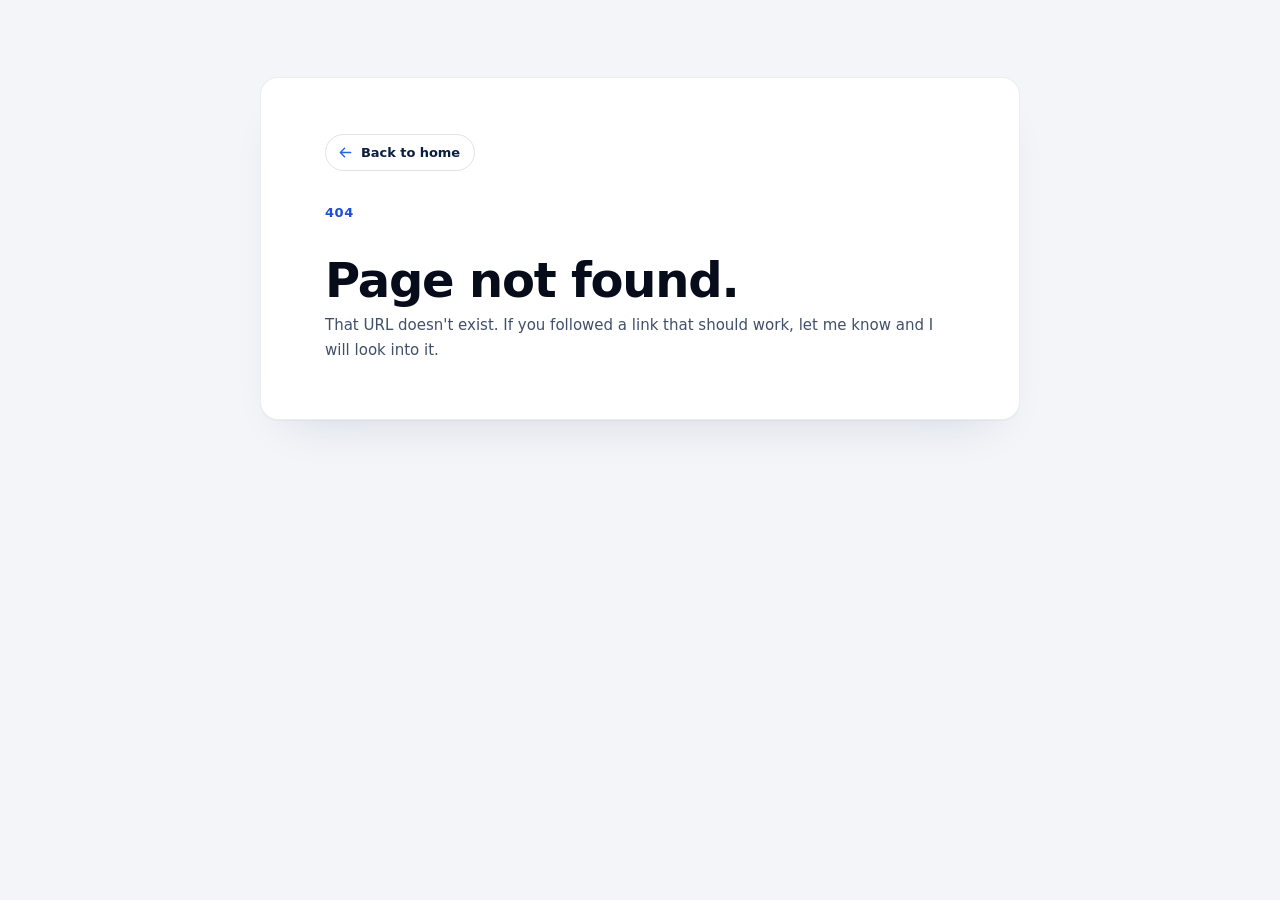
<file: index.html>
<!doctype html>
<html lang="en">
  <head>
    <meta charset="UTF-8" />
    <!-- viewport-fit=cover: without it every env(safe-area-inset-*) the phone
         shell pads with is 0. -->
    <meta name="viewport" content="width=device-width, initial-scale=1.0, viewport-fit=cover" />

    <!-- SEO. Add canonical/og:url/og:image once the site has a domain. -->
    <title>Rio M. Sosa - Administrative &amp; Project Management Virtual Assistant</title>
    <meta name="description" content="Rio M. Sosa is an Administrative &amp; Project Management Virtual Assistant in Manila with PMO Project Coordinator experience: project tracking, weekly reports, documentation and data management." />
    <meta name="author" content="Rio M. Sosa" />
    <meta name="robots" content="index, follow, max-image-preview:large" />
    <!-- The browser bar takes the page colour (--cream per theme); the inline
         theme script below and lib/theme.ts keep it in step with the toggle.
         Literal hex here only because this runs before any stylesheet loads. -->
    <meta name="theme-color" content="#F3F5F9" />
    <!-- <link rel="canonical" href="https://yoursite.com/" /> -->

    <link rel="icon" type="image/svg+xml" href="/favicon.svg" />

    <meta http-equiv="X-Content-Type-Options" content="nosniff" />
    <meta name="referrer" content="strict-origin-when-cross-origin" />

    <!-- The rail avatar is above the fold on every desktop route. Keep this in
         sync with profile.avatarSrc in src/data/profile.ts. -->
    <link rel="preload" as="image" href="/rio-avatar.webp" fetchpriority="high" media="(min-width: 1100px)" />

    <!-- Open Graph / social share. og:image must be an absolute URL once you deploy. -->
    <meta property="og:type" content="website" />
    <meta property="og:site_name" content="Rio M. Sosa" />
    <meta property="og:title" content="Rio M. Sosa - Admin &amp; Project Management Virtual Assistant" />
    <meta property="og:description" content="Rio M. Sosa is an Administrative &amp; Project Management Virtual Assistant in Manila with PMO Project Coordinator experience: project tracking, weekly reports, documentation and data management." />
    <!-- <meta property="og:url" content="https://yoursite.com/" /> -->
    <!-- <meta property="og:image" content="https://yoursite.com/share.png" /> -->
    <meta name="twitter:card" content="summary_large_image" />

    <!-- Theme before first paint: no flash of the wrong palette. Default is
         light; dark is the visitor's opt-in, persisted in localStorage. -->
    <script>
      (function () {
        try {
          document.documentElement.dataset.theme =
            localStorage.getItem('theme') === 'dark' ? 'dark' : 'light';
        } catch (e) {
          document.documentElement.dataset.theme = 'light';
        }
        if (document.documentElement.dataset.theme === 'dark') {
          var bar = document.querySelector('meta[name="theme-color"]');
          if (bar) bar.setAttribute('content', '#070B14');
        }
      })();
    </script>
    <script type="module" crossorigin src="/assets/index-BtUjxhdV.js"></script>
    <link rel="stylesheet" crossorigin href="/assets/index-CP8Uvs_V.css">
  </head>
  <body>
    <div id="root"></div>
  </body>
</html>
</file>
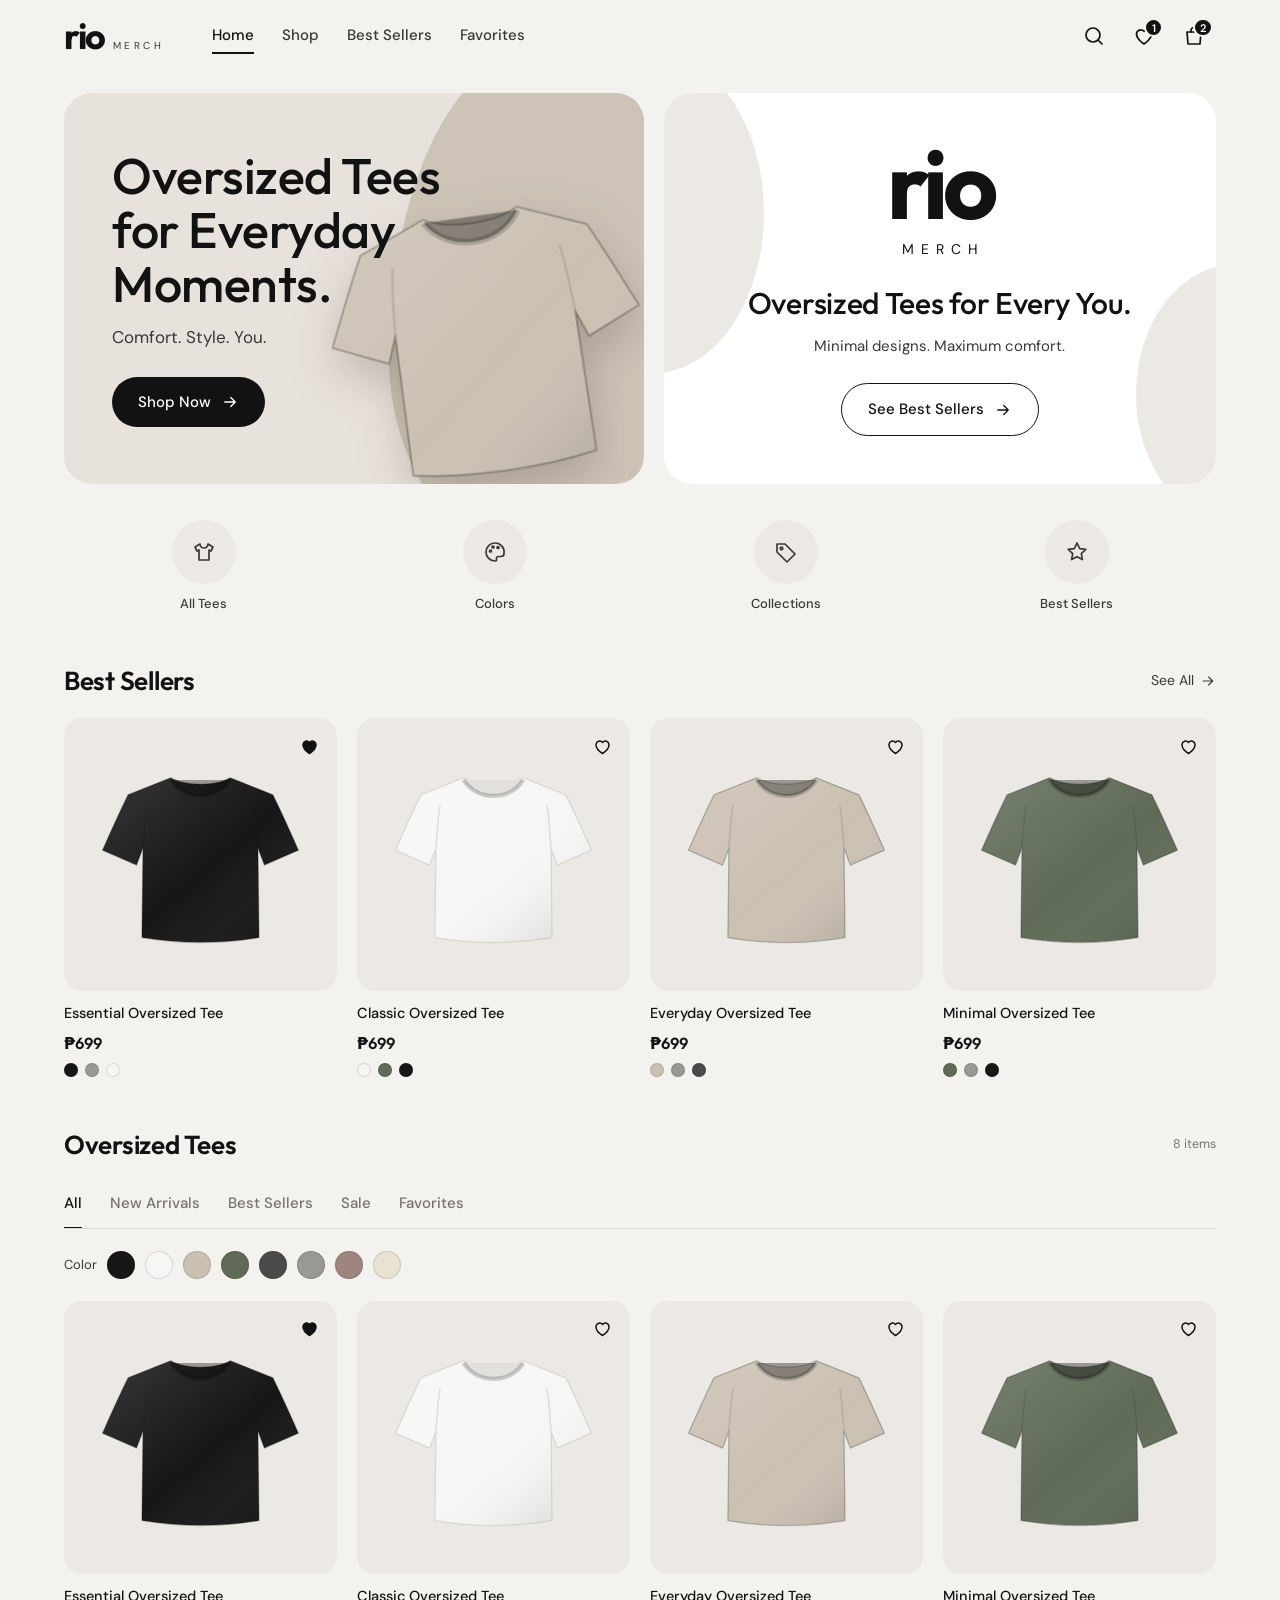
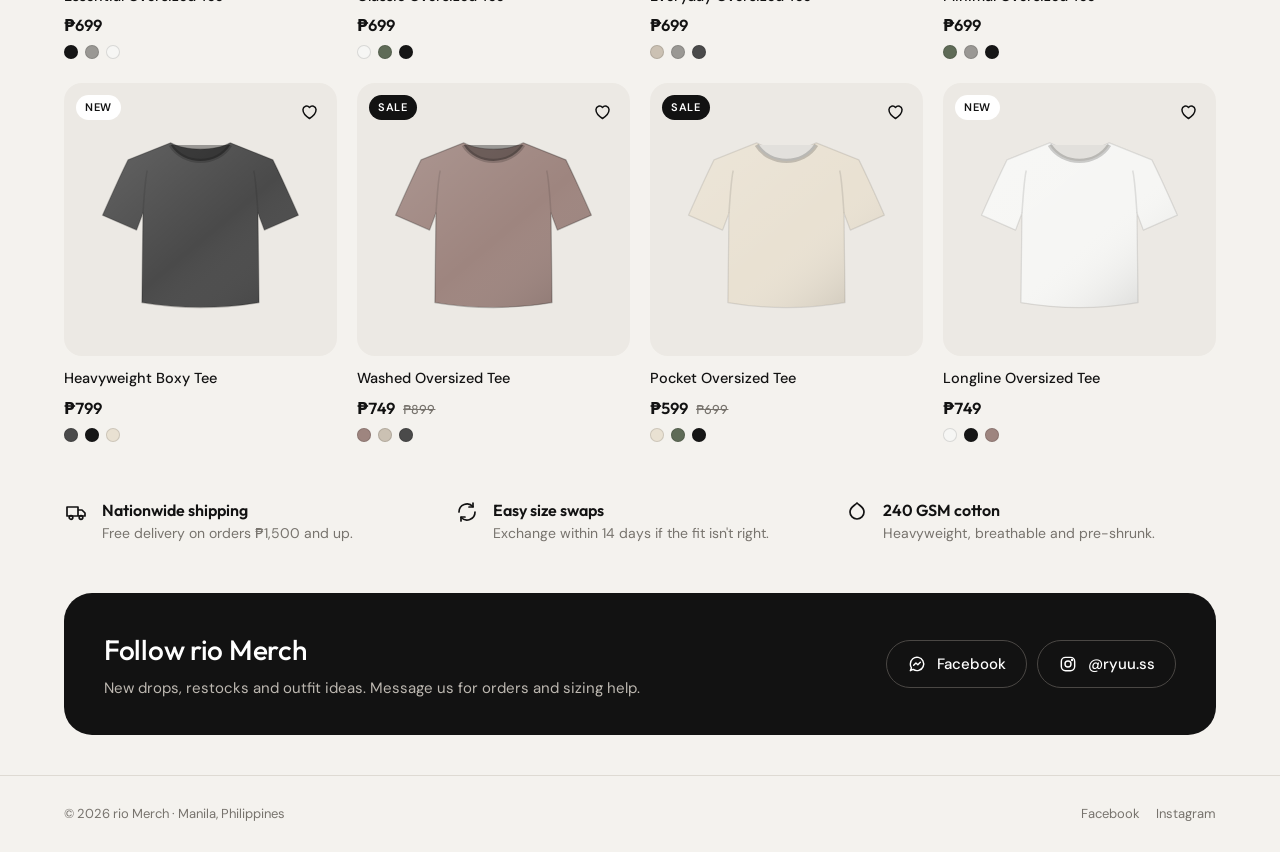
<file: projects/rio-merch/index.html>
<!doctype html>
<html lang="en">
<head>
<meta name="robots" content="noindex">
<meta charset="utf-8">
<meta name="viewport" content="width=device-width,initial-scale=1,viewport-fit=cover">
<meta name="description" content="rio Merch — oversized tees for every you. Minimal designs, maximum comfort.">
<title>rio Merch</title>
<link rel="preconnect" href="https://fonts.googleapis.com">
<link rel="preconnect" href="https://fonts.gstatic.com" crossorigin>
<link rel="stylesheet" href="https://fonts.googleapis.com/css2?family=Outfit:wght@400;500;600;700&family=DM+Sans:opsz,wght@9..40,400;9..40,500;9..40,600&display=swap">
<style>
:root{
  --bg:#F4F2EE; --surface:#FFFFFF; --card:#ECE9E4; --card-2:#E4DFD8;
  --ink:#121212; --ink-2:#3A3835; --muted:#77736D; --line:#DEDAD3;
  --hero:#E7E2DB; --hero-2:#B8AC9C; --star:#E8B53A;
  --display:"Outfit","Avenir Next","Segoe UI",system-ui,sans-serif;
  --body:"DM Sans","Helvetica Neue",Arial,system-ui,sans-serif;
  --r:18px; --maxw:1200px;
}
*{box-sizing:border-box}
html{padding-top:env(safe-area-inset-top,0px)}body{margin:0}img{max-width:100%}[hidden]{display:none!important}
body{background:var(--bg);color:var(--ink);font-family:var(--body);font-size:15px;line-height:1.5;-webkit-font-smoothing:antialiased}
button{font:inherit;color:inherit;background:none;border:0;cursor:pointer;padding:0}
button:focus-visible,a:focus-visible,input:focus-visible{outline:2px solid var(--ink);outline-offset:3px;border-radius:8px}
a{color:inherit}
h1,h2,h3{font-family:var(--display);font-weight:600;letter-spacing:-.01em;text-wrap:balance;margin:0}
.wrap{max-width:var(--maxw);margin:0 auto;padding-inline:24px}
@media (max-width:560px){.wrap{padding-inline:16px}}
.icon{width:24px;height:24px;stroke:currentColor;fill:none;stroke-width:1.7;stroke-linecap:round;stroke-linejoin:round}

/* header */
header.top{position:sticky;top:env(safe-area-inset-top,0px);z-index:30;background:color-mix(in srgb,var(--bg) 88%,transparent);backdrop-filter:blur(10px);border-bottom:1px solid transparent;transition:border-color .2s}
header.top.scrolled{border-color:var(--line)}
.bar{display:flex;align-items:center;gap:24px;height:72px}
.logo{display:flex;align-items:baseline;gap:8px;text-decoration:none}
.logo b{font-family:var(--display);font-weight:700;font-size:36px;letter-spacing:-.04em;line-height:1}
.logo span{font-size:10px;letter-spacing:.35em;color:var(--ink-2)}
nav.links{display:flex;gap:28px;margin-left:24px}
nav.links button{font-weight:500;color:var(--ink-2);padding-block:6px;border-bottom:2px solid transparent}
nav.links button:hover,nav.links button.on{color:var(--ink);border-color:var(--ink)}
.actions{margin-left:auto;display:flex;gap:6px;align-items:center}
.ibtn{position:relative;width:44px;height:44px;display:grid;place-items:center;border-radius:50%}
.ibtn:hover{background:var(--card)}
.badge{position:absolute;top:4px;right:3px;min-width:19px;height:19px;padding:0 5px;border-radius:10px;background:var(--ink);color:#fff;font-size:11px;font-weight:600;display:grid;place-items:center;border:2px solid var(--bg)}
.badge[data-n="0"]{display:none}
.search{display:flex;align-items:center;gap:8px;overflow:hidden;width:0;transition:width .25s}
.search.open{width:220px}
.search input{width:100%;border:1px solid var(--line);background:var(--surface);border-radius:999px;padding:10px 16px;font:inherit}
@media (max-width:820px){nav.links{display:none}.search.open{width:150px}}

/* hero */
.hero{display:grid;grid-template-columns:1.05fr 1fr;gap:20px;padding-block:20px 8px}
.hero-main{position:relative;background:var(--hero);border-radius:28px;overflow:hidden;padding:56px 48px;min-height:380px;display:flex;flex-direction:column;justify-content:center}
.hero-main::after{content:"";position:absolute;right:-8%;top:-10%;width:52%;height:130%;background:var(--hero-2);opacity:.55;border-radius:48% 0 0 52%/60% 0 0 40%}
.hero-main .txt{position:relative;z-index:2;max-width:330px}
.hero-main h1{font-size:clamp(32px,4.2vw,50px);line-height:1.08;font-weight:500}
.hero-main p{margin:14px 0 26px;font-size:17px;color:var(--ink-2)}
.hero-main .tee-art{position:absolute;right:-2%;bottom:-6%;width:58%;z-index:1;transform:rotate(-8deg);filter:drop-shadow(0 18px 24px rgba(60,45,30,.25))}
.pill{display:inline-flex;align-items:center;gap:10px;background:var(--ink);color:#fff;border-radius:999px;padding:14px 26px;font-weight:500;transition:transform .15s,background .15s}
.pill:hover{transform:translateY(-1px);background:#2a2a2a}
.pill.ghost{background:transparent;color:var(--ink);border:1.5px solid var(--ink)}
.pill.ghost:hover{background:var(--ink);color:#fff}
.pill .icon{width:18px;height:18px}
.brand-card{position:relative;background:var(--surface);border-radius:28px;overflow:hidden;padding:48px 40px;display:flex;flex-direction:column;justify-content:center;align-items:center;text-align:center;gap:8px}
.brand-card::before,.brand-card::after{content:"";position:absolute;background:var(--card);border-radius:50%}
.brand-card::before{width:220px;height:320px;left:-120px;top:-40px}
.brand-card::after{width:200px;height:260px;right:-120px;bottom:-40px}
.brand-card>*{position:relative;z-index:1}
.brand-card .big{font-family:var(--display);font-weight:700;font-size:96px;letter-spacing:-.05em;line-height:.9}
.brand-card .merch{letter-spacing:.5em;font-size:14px;margin:4px 0 18px;padding-left:.5em}
.brand-card h2{font-weight:500;font-size:30px;line-height:1.15}
.brand-card p{color:var(--ink-2);margin:6px 0 18px}
@media (max-width:900px){.hero{grid-template-columns:1fr}.brand-card{display:none}.hero-main{padding:40px 28px;min-height:320px}}
@media (max-width:480px){.hero-main{padding:32px 22px;min-height:290px}.hero-main .txt{max-width:200px}.hero-main h1{font-size:30px}.hero-main .tee-art{width:62%;bottom:-18%;right:-10%}.hero-main p{font-size:15px}}

/* categories */
.cats{display:grid;grid-template-columns:repeat(4,1fr);gap:12px;padding-block:28px 8px}
.cat{display:flex;flex-direction:column;align-items:center;gap:10px;font-size:13px;font-weight:500;color:var(--ink-2)}
.cat .circ{width:64px;height:64px;border-radius:50%;background:var(--card);display:grid;place-items:center;transition:background .15s,transform .15s}
.cat:hover .circ{background:var(--card-2);transform:translateY(-2px)}
.cat.on .circ{background:var(--ink);color:#fff}

/* sections */
section.block{padding-block:40px 8px}
.shead{display:flex;align-items:center;justify-content:space-between;gap:16px;margin-bottom:18px}
.shead h2{font-size:26px}
.shead .see{display:flex;align-items:center;gap:6px;font-size:14px;color:var(--ink-2)}
.shead .see:hover{color:var(--ink)}
.shead .see .icon{width:16px;height:16px}

.grid{display:grid;grid-template-columns:repeat(4,1fr);gap:24px 20px}
@media (max-width:980px){.grid{grid-template-columns:repeat(3,1fr)}}
@media (max-width:700px){.grid{grid-template-columns:repeat(2,1fr);gap:20px 12px}}
.prod{display:flex;flex-direction:column;gap:6px;text-align:left}
.prod .ph{position:relative;aspect-ratio:1/1;max-width:100%;background:var(--card);border-radius:var(--r);display:grid;place-items:center;overflow:hidden;cursor:pointer}
.prod .ph svg.tee{width:78%;transition:transform .35s cubic-bezier(.2,.7,.2,1)}
.prod .ph:hover svg.tee{transform:scale(1.05) translateY(-2px)}
.fav{position:absolute;top:10px;right:10px;width:36px;height:36px;border-radius:50%;display:grid;place-items:center;z-index:2}
.fav:hover{background:rgba(255,255,255,.6)}
.fav .icon{width:21px;height:21px}
.fav.on .icon{fill:var(--ink)}
.tag{position:absolute;top:12px;left:12px;font-size:11px;font-weight:600;letter-spacing:.06em;text-transform:uppercase;background:var(--surface);padding:4px 9px;border-radius:999px}
.tag.sale{background:var(--ink);color:#fff}
.prod .name{font-weight:500;font-size:14.5px;margin-top:6px;cursor:pointer}
.prod .price{font-family:var(--display);font-weight:600;font-size:16px;font-variant-numeric:tabular-nums;display:flex;gap:8px;align-items:baseline}
.prod .price s{color:var(--muted);font-weight:400;font-size:13px}
.dots{display:flex;gap:7px;margin-top:2px}
.dot{width:14px;height:14px;border-radius:50%;border:1px solid rgba(0,0,0,.12)}

/* shop tabs */
.tabs{display:flex;gap:28px;border-bottom:1px solid var(--line);margin-bottom:22px;overflow-x:auto;scrollbar-width:none}
.tabs button{padding-block:10px 12px;color:var(--muted);font-weight:500;white-space:nowrap;border-bottom:2px solid transparent;margin-bottom:-1px}
.tabs button.on{color:var(--ink);border-color:var(--ink)}
.filters{display:flex;gap:10px;align-items:center;flex-wrap:wrap;margin-bottom:22px;font-size:13px;color:var(--ink-2)}
.swatch{width:28px;height:28px;border-radius:50%;border:1px solid rgba(0,0,0,.12);position:relative}
.swatch.on{box-shadow:0 0 0 2px var(--bg),0 0 0 4px var(--ink)}
.clear{text-decoration:underline;margin-left:6px}
.empty{padding:48px 16px;text-align:center;color:var(--muted);grid-column:1/-1}

/* promise band */
.promise{display:grid;grid-template-columns:repeat(3,1fr);gap:20px;padding-block:48px}
.promise div{display:flex;gap:14px;align-items:flex-start}
.promise .icon{flex:none;margin-top:2px}
.promise p{margin:0}.promise b{display:block;font-family:var(--display);font-weight:600;font-size:16px}
.promise span{color:var(--muted);font-size:14px}
@media (max-width:760px){.promise{grid-template-columns:1fr}}
footer{border-top:1px solid var(--line);padding-block:28px 110px;color:var(--muted);font-size:13px}
footer .wrap{display:flex;justify-content:space-between;gap:16px;flex-wrap:wrap}
@media (min-width:821px){footer{padding-block:28px}}

/* bottom nav mobile */
.tabbar{display:none}
@media (max-width:820px){
  .tabbar{display:grid;grid-template-columns:repeat(4,1fr);position:fixed;left:0;right:0;bottom:0;z-index:30;background:var(--surface);border-top:1px solid var(--line);padding:8px 8px calc(8px + env(safe-area-inset-bottom,0px))}
  .tabbar button{display:flex;flex-direction:column;align-items:center;gap:3px;font-size:11px;color:var(--muted);padding-block:4px}
  .tabbar button.on{color:var(--ink);font-weight:600}
  .tabbar button.on .icon{fill:var(--ink)}
}

/* overlays */
.scrim{position:fixed;inset:0;background:rgba(18,18,18,.38);z-index:40;opacity:0;pointer-events:none;transition:opacity .25s}
.scrim.show{opacity:1;pointer-events:auto}
.sheet{position:fixed;z-index:50;background:var(--bg);transition:transform .35s cubic-bezier(.2,.8,.2,1)}
.drawer{top:0;right:0;bottom:0;width:min(420px,100%);transform:translateX(105%);display:flex;flex-direction:column;padding-bottom:env(safe-area-inset-bottom,0px)}
.drawer.show{transform:none}
.sheet-head{display:flex;align-items:center;justify-content:space-between;padding:18px 20px;border-bottom:1px solid var(--line)}
.sheet-head h3{font-size:20px}
.sheet-body{flex:1;overflow-y:auto;padding:12px 20px}
.sheet-foot{padding:18px 20px;border-top:1px solid var(--line);display:flex;flex-direction:column;gap:12px}
.line{display:grid;grid-template-columns:76px 1fr auto;gap:14px;padding-block:14px;border-bottom:1px solid var(--line);align-items:center}
.line .th{width:76px;height:76px;background:var(--card);border-radius:12px;display:grid;place-items:center}
.line .th svg{width:80%}
.line .meta{font-size:13px;color:var(--muted)}
.line .nm{font-weight:500}
.qty{display:inline-flex;align-items:center;border:1px solid var(--line);border-radius:999px;margin-top:6px}
.qty button{width:30px;height:28px}
.qty span{min-width:20px;text-align:center;font-size:13px;font-variant-numeric:tabular-nums}
.line .rt{text-align:right;display:flex;flex-direction:column;align-items:flex-end;gap:8px;font-family:var(--display);font-weight:600}
.line .rm{font-family:var(--body);font-weight:400;font-size:12px;color:var(--muted);text-decoration:underline}
.row{display:flex;justify-content:space-between;font-variant-numeric:tabular-nums}
.row.total{font-family:var(--display);font-weight:600;font-size:18px}
.note{font-size:12.5px;color:var(--muted)}
.pill.block{justify-content:center;width:100%}

/* product modal */
.pd{left:50%;top:50%;width:min(980px,calc(100% - 32px));max-height:calc(100% - 48px);transform:translate(-50%,-46%) scale(.98);opacity:0;pointer-events:none;border-radius:28px;overflow:auto;transition:opacity .25s,transform .3s cubic-bezier(.2,.8,.2,1)}
.pd.show{opacity:1;pointer-events:auto;transform:translate(-50%,-50%)}
.pd-in{display:grid;grid-template-columns:1.1fr 1fr;gap:32px;padding:28px}
.pd-close{position:absolute;top:14px;right:14px;z-index:3;background:var(--surface)}
.stage{position:relative;aspect-ratio:1/1;max-width:100%;background:var(--card);border-radius:22px;display:grid;place-items:center}
.stage svg.tee{width:80%}
.stage .nav{position:absolute;top:50%;transform:translateY(-50%);width:40px;height:40px;border-radius:50%;display:grid;place-items:center}
.stage .nav:hover{background:rgba(255,255,255,.6)}
.stage .prev{left:8px}.stage .next{right:8px}
.stage .count{position:absolute;right:14px;bottom:14px;background:var(--surface);font-size:12px;padding:4px 10px;border-radius:999px;font-variant-numeric:tabular-nums}
.thumbs{display:grid;grid-template-columns:repeat(5,1fr);gap:10px;margin-top:12px}
.thumbs button{aspect-ratio:1/1;background:var(--card);border-radius:12px;display:grid;place-items:center;border:2px solid transparent}
.thumbs button.on{border-color:var(--ink)}
.thumbs svg{width:78%}
.info{display:flex;flex-direction:column;gap:14px;padding-top:8px}
.info h2{font-size:30px}
.info .pr{font-family:var(--display);font-size:26px;font-weight:600;font-variant-numeric:tabular-nums}
.rating{display:flex;align-items:center;gap:8px;font-size:14px;color:var(--ink-2)}
.stars{color:var(--star);letter-spacing:2px}
.info p.desc{color:var(--ink-2);margin:0;max-width:52ch}
.opt{display:grid;grid-template-columns:64px 1fr;align-items:center;gap:12px;font-weight:500}
.opts{display:flex;gap:12px;flex-wrap:wrap}
.opts .swatch{width:34px;height:34px}
.size{min-width:54px;height:42px;border:1px solid var(--line);border-radius:12px;background:var(--surface);font-weight:500}
.size.on{background:var(--ink);color:#fff;border-color:var(--ink)}
.cta-row{display:flex;gap:10px;margin-top:6px}
.cta-row .pill{flex:1;justify-content:center;padding-block:17px;font-size:16px}
.cta-row .ibtn{width:56px;height:56px;border:1.5px solid var(--line);border-radius:999px}
.cta-row .ibtn.on .icon{fill:var(--ink)}
.specs{display:grid;grid-template-columns:repeat(3,1fr);gap:10px;font-size:12.5px;color:var(--muted);border-top:1px solid var(--line);padding-top:14px}
.specs b{display:block;color:var(--ink);font-size:13.5px;font-weight:600}
@media (max-width:760px){
  .pd{top:auto;bottom:0;left:0;width:100%;max-height:92%;border-radius:24px 24px 0 0;transform:translateY(100%);opacity:1}
  .pd.show{transform:none}
  .pd-in{grid-template-columns:1fr;gap:18px;padding:18px 16px calc(24px + env(safe-area-inset-bottom,0px))}
  .info h2{font-size:24px}
}

/* account */
.acct{padding:8px 0 16px;display:flex;flex-direction:column;gap:14px}
.acct label{font-size:13px;font-weight:500;display:flex;flex-direction:column;gap:6px}
.acct input{border:1px solid var(--line);background:var(--surface);border-radius:12px;padding:13px 14px;font:inherit}
.msg{font-size:13px;background:var(--card);padding:10px 12px;border-radius:10px}

.toast{position:fixed;left:50%;bottom:calc(92px + env(safe-area-inset-bottom,0px));transform:translate(-50%,20px);background:var(--ink);color:#fff;padding:12px 20px;border-radius:999px;font-size:14px;z-index:60;opacity:0;pointer-events:none;transition:all .25s;white-space:nowrap}
.toast.show{opacity:1;transform:translate(-50%,0)}
@media (min-width:821px){.toast{bottom:32px}}

/* social + pay */
.social{display:grid;grid-template-columns:1fr auto;gap:20px;align-items:center;background:var(--ink);color:#fff;border-radius:28px;padding:36px 40px;margin-bottom:40px}
.social h2{font-size:28px;font-weight:500}
.social p{margin:6px 0 0;color:#bdb8b1}
.soc-links{display:flex;gap:10px;flex-wrap:wrap}
.soc{display:inline-flex;align-items:center;gap:10px;border:1.5px solid #4a4744;border-radius:999px;padding:12px 20px;text-decoration:none;font-weight:500;transition:background .15s,border-color .15s}
.soc:hover{background:#fff;color:var(--ink);border-color:#fff}
.soc .icon{width:20px;height:20px}
@media (max-width:760px){.social{grid-template-columns:1fr;padding:28px 22px}}
.foot-soc{display:flex;gap:16px}
.foot-soc a{text-decoration:none}.foot-soc a:hover{color:var(--ink);text-decoration:underline}
.steps{display:flex;flex-direction:column;gap:14px;padding-block:6px 4px}
.step{display:grid;grid-template-columns:28px 1fr;gap:12px;align-items:start}
.step>i{font-style:normal;width:28px;height:28px;border-radius:50%;background:var(--ink);color:#fff;display:grid;place-items:center;font-size:13px;font-weight:600}
.step b{display:block;font-weight:600}
.step span{font-size:13.5px;color:var(--ink-2)}
.qrbox{background:#fff;border:1px solid var(--line);border-radius:20px;padding:16px;display:flex;flex-direction:column;align-items:center;gap:6px;margin:4px 0}
.qrbox img{width:min(260px,100%);height:auto;display:block}
.amt{font-family:var(--display);font-size:30px;font-weight:600;font-variant-numeric:tabular-nums}
.acct-name{font-size:13px;color:var(--muted);text-align:center}
.summary{font-size:13px;background:var(--card);border-radius:12px;padding:12px 14px;white-space:pre-wrap;font-family:ui-monospace,Menlo,Consolas,monospace;overflow-x:auto}
.pay-form{display:grid;gap:10px}
.pay-form label{font-size:13px;font-weight:500;display:flex;flex-direction:column;gap:5px}
.pay-form input,.pay-form textarea{border:1px solid var(--line);background:var(--surface);border-radius:12px;padding:11px 13px;font:inherit;font-size:14px;resize:vertical}
a.pill{text-decoration:none}
@media (prefers-reduced-motion:reduce){*{transition:none!important}}
</style>
</head>
<body>

<header class="top" id="top">
  <div class="wrap bar">
    <a class="logo" href="#home" aria-label="rio Merch home"><b>rio</b><span>MERCH</span></a>
    <nav class="links" aria-label="Main">
      <button data-go="home" class="on">Home</button>
      <button data-go="shop">Shop</button>
      <button data-go="best">Best Sellers</button>
      <button data-go="favs">Favorites</button>
    </nav>
    <div class="actions">
      <div class="search" id="searchBox"><input id="q" type="search" placeholder="Search tees" aria-label="Search tees"></div>
      <button class="ibtn" id="searchBtn" aria-label="Search"><svg class="icon" viewBox="0 0 24 24"><circle cx="11" cy="11" r="7"/><path d="m20 20-3.5-3.5"/></svg></button>
      <button class="ibtn" id="favBtn" aria-label="Favorites"><svg class="icon" viewBox="0 0 24 24"><path d="M12 20s-7.5-4.6-7.5-10.2A4.3 4.3 0 0 1 12 7.3a4.3 4.3 0 0 1 7.5 2.5C19.5 15.4 12 20 12 20Z"/></svg><span class="badge" id="favCount" data-n="0">0</span></button>
      <button class="ibtn" id="cartBtn" aria-label="Cart"><svg class="icon" viewBox="0 0 24 24"><path d="M5 8h14l-1 12H6L5 8Z"/><path d="M9 8V6.5a3 3 0 0 1 6 0V8"/></svg><span class="badge" id="cartCount" data-n="0">0</span></button>
    </div>
  </div>
</header>

<main>
  <div class="wrap" id="home">
    <div class="hero">
      <div class="hero-main">
        <div class="txt">
          <h1>Oversized Tees for Everyday Moments.</h1>
          <p>Comfort. Style. You.</p>
          <button class="pill" data-go="shop">Shop Now <svg class="icon" viewBox="0 0 24 24"><path d="M5 12h14M13 6l6 6-6 6"/></svg></button>
        </div>
        <div class="tee-art" id="heroTee"></div>
      </div>
      <div class="brand-card">
        <div class="big">rio</div>
        <div class="merch">MERCH</div>
        <h2>Oversized Tees for Every You.</h2>
        <p>Minimal designs. Maximum comfort.</p>
        <button class="pill ghost" data-go="best">See Best Sellers <svg class="icon" viewBox="0 0 24 24"><path d="M5 12h14M13 6l6 6-6 6"/></svg></button>
      </div>
    </div>

    <div class="cats" role="list">
      <button class="cat" role="listitem" data-cat="all"><span class="circ"><svg class="icon" viewBox="0 0 24 24"><path d="M8 4 3 7l2 4 2-1v10h10V10l2 1 2-4-5-3a4 4 0 0 1-8 0Z"/></svg></span>All Tees</button>
      <button class="cat" role="listitem" data-cat="colors"><span class="circ"><svg class="icon" viewBox="0 0 24 24"><path d="M12 3a9 9 0 1 0 0 18c1.2 0 1.8-.9 1.5-2-.4-1.4.5-2.5 2-2.5H18a3 3 0 0 0 3-3A9 9 0 0 0 12 3Z"/><circle cx="7.5" cy="11" r="1"/><circle cx="10" cy="7" r="1"/><circle cx="15" cy="7.5" r="1"/></svg></span>Colors</button>
      <button class="cat" role="listitem" data-cat="new"><span class="circ"><svg class="icon" viewBox="0 0 24 24"><path d="M3 12V4h8l10 10-8 8L3 12Z"/><circle cx="7.5" cy="8.5" r="1.3"/></svg></span>Collections</button>
      <button class="cat" role="listitem" data-cat="best"><span class="circ"><svg class="icon" viewBox="0 0 24 24"><path d="m12 3 2.7 5.6 6.1.8-4.5 4.2 1.1 6-5.4-2.9-5.4 2.9 1.1-6-4.5-4.2 6.1-.8L12 3Z"/></svg></span>Best Sellers</button>
    </div>

    <section class="block" id="best">
      <div class="shead"><h2>Best Sellers</h2><button class="see" data-go="shop" data-tab="best">See All <svg class="icon" viewBox="0 0 24 24"><path d="M5 12h14M13 6l6 6-6 6"/></svg></button></div>
      <div class="grid" id="bestGrid"></div>
    </section>

    <section class="block" id="shop">
      <div class="shead"><h2 id="shopTitle">Oversized Tees</h2><span class="note" id="resultCount"></span></div>
      <div class="tabs" role="tablist" id="tabs">
        <button role="tab" data-tab="all" class="on">All</button>
        <button role="tab" data-tab="new">New Arrivals</button>
        <button role="tab" data-tab="best">Best Sellers</button>
        <button role="tab" data-tab="sale">Sale</button>
        <button role="tab" data-tab="favs">Favorites</button>
      </div>
      <div class="filters" id="filters"><span>Color</span></div>
      <div class="grid" id="shopGrid"></div>
    </section>

    <div class="promise">
      <div><svg class="icon" viewBox="0 0 24 24"><path d="M3 7h11v9H3zM14 10h4l3 3v3h-7"/><circle cx="7" cy="17.5" r="1.8"/><circle cx="17" cy="17.5" r="1.8"/></svg><p><b>Nationwide shipping</b><span>Free delivery on orders ₱1,500 and up.</span></p></div>
      <div><svg class="icon" viewBox="0 0 24 24"><path d="M4 12a8 8 0 0 1 14-5.3M20 12a8 8 0 0 1-14 5.3"/><path d="M18 3v4h-4M6 21v-4h4"/></svg><p><b>Easy size swaps</b><span>Exchange within 14 days if the fit isn't right.</span></p></div>
      <div><svg class="icon" viewBox="0 0 24 24"><path d="M12 3c3 3 7 4 7 9a7 7 0 0 1-14 0c0-5 4-6 7-9Z"/></svg><p><b>240 GSM cotton</b><span>Heavyweight, breathable and pre-shrunk.</span></p></div>
    </div>
    <section class="social" id="follow">
      <div><h2>Follow rio Merch</h2><p>New drops, restocks and outfit ideas. Message us for orders and sizing help.</p></div>
      <div class="soc-links">
        <a class="soc" href="https://www.facebook.com/qwertyuiopsns" target="_blank" rel="noopener"><svg class="icon" viewBox="0 0 24 24"><path d="M4 12a8 8 0 1 1 3.4 6.5L4 20l1.3-3.3A8 8 0 0 1 4 12Z"/><path d="m8 13.5 2.7-2.7 2.3 2 3-3"/></svg>Facebook</a>
        <a class="soc" href="https://www.instagram.com/ryuu.ss/" target="_blank" rel="noopener"><svg class="icon" viewBox="0 0 24 24"><rect x="4" y="4" width="16" height="16" rx="5"/><circle cx="12" cy="12" r="3.6"/><circle cx="16.8" cy="7.2" r=".6" fill="currentColor"/></svg>@ryuu.ss</a>
      </div>
    </section>
  </div>
</main>

<footer><div class="wrap"><span>© 2026 rio Merch · Manila, Philippines</span><span class="foot-soc"><a href="https://www.facebook.com/qwertyuiopsns" target="_blank" rel="noopener">Facebook</a><a href="https://www.instagram.com/ryuu.ss/" target="_blank" rel="noopener">Instagram</a></span></div></footer>

<nav class="tabbar" aria-label="Mobile">
  <button data-go="home" class="on"><svg class="icon" viewBox="0 0 24 24"><path d="M4 10.5 12 4l8 6.5V20h-5v-6H9v6H4z"/></svg>Home</button>
  <button data-go="shop"><svg class="icon" viewBox="0 0 24 24" style="fill:none"><rect x="4" y="4" width="7" height="7" rx="1.5"/><rect x="13" y="4" width="7" height="7" rx="1.5"/><rect x="4" y="13" width="7" height="7" rx="1.5"/><rect x="13" y="13" width="7" height="7" rx="1.5"/></svg>Shop</button>
  <button data-go="favs"><svg class="icon" viewBox="0 0 24 24"><path d="M12 20s-7.5-4.6-7.5-10.2A4.3 4.3 0 0 1 12 7.3a4.3 4.3 0 0 1 7.5 2.5C19.5 15.4 12 20 12 20Z"/></svg>Favorites</button>
  <button data-go="account"><svg class="icon" viewBox="0 0 24 24" style="fill:none"><circle cx="12" cy="8" r="4"/><path d="M4 21a8 8 0 0 1 16 0"/></svg>Account</button>
</nav>

<div class="scrim" id="scrim"></div>

<aside class="sheet drawer" id="cart" aria-label="Your bag">
  <div class="sheet-head"><h3>Your Bag</h3><button class="ibtn" data-close aria-label="Close bag"><svg class="icon" viewBox="0 0 24 24"><path d="M6 6l12 12M18 6 6 18"/></svg></button></div>
  <div class="sheet-body" id="cartBody"></div>
  <div class="sheet-foot" id="cartFoot"></div>
</aside>

<aside class="sheet drawer" id="account" aria-label="Account">
  <div class="sheet-head"><h3>Account</h3><button class="ibtn" data-close aria-label="Close account"><svg class="icon" viewBox="0 0 24 24"><path d="M6 6l12 12M18 6 6 18"/></svg></button></div>
  <div class="sheet-body">
    <form class="acct" id="acctForm">
      <p class="note" style="margin:0">Sign in to track orders and keep your favorites on every device.</p>
      <label>Email<input id="email" type="email" required placeholder="you@email.com"></label>
      <label>Password<input id="pw" type="password" required minlength="6" placeholder="At least 6 characters"></label>
      <button class="pill block" type="submit">Sign In</button>
      <button class="pill ghost block" type="button" id="getStarted">Get Started <svg class="icon" viewBox="0 0 24 24"><path d="M5 12h14M13 6l6 6-6 6"/></svg></button>
      <div class="msg" id="acctMsg" hidden></div>
    </form>
  </div>
</aside>

<aside class="sheet drawer" id="pay" aria-label="Pay with QR">
  <div class="sheet-head"><h3>Pay with QR</h3><button class="ibtn" data-close aria-label="Close payment"><svg class="icon" viewBox="0 0 24 24"><path d="M6 6l12 12M18 6 6 18"/></svg></button></div>
  <div class="sheet-body" id="payBody"></div>
</aside>
<div class="sheet pd" id="pd" role="dialog" aria-modal="true" aria-label="Product details"></div>
<div class="toast" id="toast" role="status"></div>

<script>
const COLORS={black:{n:"Black",c:"#161616"},white:{n:"White",c:"#F6F6F4"},sand:{n:"Sand",c:"#CBC1B3"},olive:{n:"Olive",c:"#5F6B57"},charcoal:{n:"Charcoal",c:"#4A4A4A"},gray:{n:"Stone Gray",c:"#9A9894"},mauve:{n:"Mauve",c:"#9E857F"},cream:{n:"Cream",c:"#E9E1D2"}};
const P=[
 {id:"essential",name:"Essential Oversized Tee",price:699,colors:["black","gray","white","sand","olive","charcoal"],best:1,rating:4.8,reviews:120,desc:"A premium oversized tee with a classic round neck. Made from soft, breathable cotton for all-day comfort. Perfect for everyday wear."},
 {id:"classic",name:"Classic Oversized Tee",price:699,colors:["white","olive","black","gray"],best:1,rating:4.7,reviews:96,desc:"Our cleanest silhouette. Dropped shoulders, a relaxed body and a ribbed collar that keeps its shape wash after wash."},
 {id:"everyday",name:"Everyday Oversized Tee",price:699,colors:["sand","gray","charcoal"],best:1,rating:4.8,reviews:84,desc:"Garment-dyed for a lived-in tone from day one. Goes with denim, cargos or shorts."},
 {id:"minimal",name:"Minimal Oversized Tee",price:699,colors:["olive","gray","black"],best:1,rating:4.6,reviews:58,desc:"No logos, no noise. A boxy tee with a slightly cropped length that sits right over high-waist fits."},
 {id:"heavy",name:"Heavyweight Boxy Tee",price:799,colors:["charcoal","black","cream"],isNew:1,rating:4.9,reviews:31,desc:"Our thickest knit yet at 260 GSM. Structured drape with a mock-neck collar."},
 {id:"washed",name:"Washed Oversized Tee",price:749,was:899,colors:["mauve","sand","charcoal"],isNew:1,sale:1,rating:4.7,reviews:22,desc:"Stone-washed for a soft, faded finish. Each piece has slight tonal variation."},
 {id:"pocket",name:"Pocket Oversized Tee",price:599,was:699,colors:["cream","olive","black"],sale:1,rating:4.5,reviews:40,desc:"The essential cut with a chest pocket. Easy to layer under an open overshirt."},
 {id:"longline",name:"Longline Oversized Tee",price:749,colors:["white","black","mauve"],isNew:1,rating:4.6,reviews:18,desc:"Extra length and a curved hem for a street-ready stack. Pairs well with slim bottoms."}
];
const SIZES=["S","M","L","XL"];
const $=s=>document.querySelector(s), $$=s=>[...document.querySelectorAll(s)];
const peso=n=>"₱"+n.toLocaleString("en-PH");
const store={get(k,d){try{return JSON.parse(localStorage.getItem("rio-"+k))??d}catch(e){return d}},set(k,v){try{localStorage.setItem("rio-"+k,JSON.stringify(v))}catch(e){}}};
let favs=new Set(store.get("favs",["essential"]));
let cart=store.get("cart",[{id:"essential",color:"black",size:"M",qty:1},{id:"classic",color:"white",size:"L",qty:1}]);
let tab="all", colorFilter=null, query="";

let uid=0;
function tee(hex,variant=0){
  const id="g"+(uid++);
  const light=["#F6F6F4","#E9E1D2"].includes(hex);
  const stroke=light?"rgba(0,0,0,.10)":"rgba(0,0,0,.25)";
  // variant rotates subtle view: 0 front, 1 back, 2 detail
  const collar = variant===1 ? `<path d="M74 32 C88 38 112 38 126 32" fill="none" stroke="rgba(0,0,0,.25)" stroke-width="3"/>`
    : `<path d="M72 30 C84 50 116 50 128 30" fill="${light?'#e2e0dc':'rgba(0,0,0,.35)'}"/><path d="M72 30 C84 50 116 50 128 30" fill="none" stroke="rgba(0,0,0,.18)" stroke-width="4"/>`;
  return `<svg class="tee" viewBox="0 0 200 200" aria-hidden="true"><defs><linearGradient id="${id}" x1="0" x2="1" y1="0" y2="1"><stop offset="0" stop-color="#fff" stop-opacity=".14"/><stop offset=".55" stop-color="#fff" stop-opacity="0"/><stop offset="1" stop-color="#000" stop-opacity=".16"/></linearGradient></defs>
  <path d="M72 28 C86 36 114 36 128 28 L168 44 C176 60 184 78 192 96 L160 110 L154 94 L155 178 C120 184 80 184 45 178 L46 94 L40 110 L8 96 C16 78 24 60 32 44 Z" fill="${hex}" stroke="${stroke}" stroke-width="1.2" stroke-linejoin="round"/>
  <path d="M72 28 C86 36 114 36 128 28 L168 44 C176 60 184 78 192 96 L160 110 L154 94 L155 178 C120 184 80 184 45 178 L46 94 L40 110 L8 96 C16 78 24 60 32 44 Z" fill="url(#${id})"/>
  <path d="M46 94 C47 80 48 62 50 54 M154 94 C153 80 152 62 150 54" stroke="rgba(0,0,0,.10)" stroke-width="1.5" fill="none"/>
  ${collar}
  ${variant===2?`<rect x="118" y="70" width="18" height="20" rx="2" fill="none" stroke="rgba(0,0,0,.2)" stroke-width="1.5"/>`:""}
  </svg>`;
}
const heart=`<svg class="icon" viewBox="0 0 24 24"><path d="M12 20s-7.5-4.6-7.5-10.2A4.3 4.3 0 0 1 12 7.3a4.3 4.3 0 0 1 7.5 2.5C19.5 15.4 12 20 12 20Z"/></svg>`;

function card(p){
  const tag=p.sale?`<span class="tag sale">Sale</span>`:p.isNew?`<span class="tag">New</span>`:"";
  return `<article class="prod">
    <div class="ph" data-open="${p.id}" role="button" tabindex="0" aria-label="View ${p.name}">${tag}
      <button class="fav ${favs.has(p.id)?"on":""}" data-fav="${p.id}" aria-label="${favs.has(p.id)?"Remove from":"Add to"} favorites" aria-pressed="${favs.has(p.id)}">${heart}</button>
      ${tee(COLORS[p.colors[0]].c)}
    </div>
    <div class="name" data-open="${p.id}">${p.name}</div>
    <div class="price">${peso(p.price)}${p.was?`<s>${peso(p.was)}</s>`:""}</div>
    <div class="dots">${p.colors.slice(0,3).map(c=>`<span class="dot" title="${COLORS[c].n}" style="background:${COLORS[c].c}"></span>`).join("")}</div>
  </article>`;
}

function renderBest(){ $("#bestGrid").innerHTML=P.filter(p=>p.best).map(card).join(""); }
function renderShop(){
  let list=P.filter(p=> tab==="all"||(tab==="new"&&p.isNew)||(tab==="best"&&p.best)||(tab==="sale"&&p.sale)||(tab==="favs"&&favs.has(p.id)));
  if(colorFilter) list=list.filter(p=>p.colors.includes(colorFilter));
  if(query) list=list.filter(p=>(p.name+" "+p.colors.map(c=>COLORS[c].n).join(" ")).toLowerCase().includes(query));
  $("#shopGrid").innerHTML=list.length?list.map(card).join(""):`<div class="empty">${tab==="favs"&&!favs.size?"Tap the heart on any tee to save it here.":"No tees match these filters."}</div>`;
  $("#resultCount").textContent=list.length+(list.length===1?" item":" items");
  $$("#tabs button").forEach(b=>b.classList.toggle("on",b.dataset.tab===tab));
  $$("#filters .swatch").forEach(s=>s.classList.toggle("on",s.dataset.color===colorFilter));
  $("#clearF").hidden=!colorFilter;
}
function renderFilters(){
  $("#filters").innerHTML=`<span>Color</span>`+Object.entries(COLORS).map(([k,v])=>`<button class="swatch" data-color="${k}" title="${v.n}" aria-label="${v.n}" style="background:${v.c}"></button>`).join("")+`<button class="clear" id="clearF">Clear</button>`;
}
function counts(){
  const n=cart.reduce((a,l)=>a+l.qty,0);
  $("#cartCount").textContent=n; $("#cartCount").dataset.n=n;
  $("#favCount").textContent=favs.size; $("#favCount").dataset.n=favs.size;
}
function renderAll(){ renderBest(); renderShop(); counts(); }

function toast(t){const el=$("#toast");el.textContent=t;el.classList.add("show");clearTimeout(toast.t);toast.t=setTimeout(()=>el.classList.remove("show"),1900);}

function toggleFav(id){
  favs.has(id)?favs.delete(id):favs.add(id); store.set("favs",[...favs]);
  toast(favs.has(id)?"Saved to favorites":"Removed from favorites");
  renderAll(); if(openId===id) renderPD();
}

/* sheets */
function openSheet(el){closeAll(true);el.classList.add("show");$("#scrim").classList.add("show");document.body.style.overflow="hidden";}
function closeAll(keep){$$(".sheet").forEach(s=>s.classList.remove("show"));if(!keep){$("#scrim").classList.remove("show");document.body.style.overflow="";openId=null;}}
$("#scrim").onclick=()=>closeAll();
document.addEventListener("keydown",e=>{if(e.key==="Escape")closeAll()});

/* product detail */
let openId=null, sel={};
function openPD(id){const p=P.find(x=>x.id===id);openId=id;sel={color:p.colors[0],size:"M",view:0};openSheet($("#pd"));renderPD();}
function renderPD(){
  const p=P.find(x=>x.id===openId); if(!p) return;
  const views=[0,1,2]; const hex=COLORS[sel.color].c;
  const total=p.colors.length;
  const full=Math.round(p.rating);
  $("#pd").innerHTML=`<button class="ibtn pd-close" data-close aria-label="Close"><svg class="icon" viewBox="0 0 24 24"><path d="M6 6l12 12M18 6 6 18"/></svg></button>
  <div class="pd-in">
    <div>
      <div class="stage">
        <button class="nav prev" data-step="-1" aria-label="Previous color"><svg class="icon" viewBox="0 0 24 24"><path d="m15 6-6 6 6 6"/></svg></button>
        ${tee(hex,sel.view)}
        <button class="nav next" data-step="1" aria-label="Next color"><svg class="icon" viewBox="0 0 24 24"><path d="m9 6 6 6-6 6"/></svg></button>
        <span class="count">${p.colors.indexOf(sel.color)+1}/${total}</span>
      </div>
      <div class="thumbs">${p.colors.slice(0,5).map(c=>`<button data-color-pick="${c}" class="${c===sel.color?"on":""}" aria-label="${COLORS[c].n}">${tee(COLORS[c].c)}</button>`).join("")}</div>
    </div>
    <div class="info">
      <h2>${p.name}</h2>
      <div class="pr">${peso(p.price)} ${p.was?`<s style="font-size:16px;color:var(--muted);font-weight:400">${peso(p.was)}</s>`:""}</div>
      <div class="rating"><span class="stars">${"★".repeat(full)}${"☆".repeat(5-full)}</span><b>${p.rating}</b> (${p.reviews} reviews)</div>
      <p class="desc">${p.desc}</p>
      <div class="opt"><span>Color</span><div class="opts">${p.colors.map(c=>`<button class="swatch ${c===sel.color?"on":""}" data-color-pick="${c}" title="${COLORS[c].n}" aria-label="${COLORS[c].n}" style="background:${COLORS[c].c}"></button>`).join("")}</div></div>
      <div class="note" style="margin:-6px 0 0 76px">${COLORS[sel.color].n}</div>
      <div class="opt"><span>Size</span><div class="opts">${SIZES.map(s=>`<button class="size ${s===sel.size?"on":""}" data-size="${s}">${s}</button>`).join("")}</div></div>
      <div class="cta-row">
        <button class="pill" id="addCart">Add to Cart</button>
        <button class="ibtn ${favs.has(p.id)?"on":""}" data-fav="${p.id}" aria-label="Favorite">${heart}</button>
      </div>
      <div class="specs"><div><b>240 GSM</b>100% cotton</div><div><b>Boxy fit</b>Dropped shoulder</div><div><b>Size up</b>for extra drape</div></div>
    </div>
  </div>`;
}
$("#pd").addEventListener("click",e=>{
  const p=P.find(x=>x.id===openId); const t=e.target.closest("button"); if(!t||!p) return;
  if(t.dataset.colorPick){sel.color=t.dataset.colorPick;renderPD();}
  else if(t.dataset.size){sel.size=t.dataset.size;renderPD();}
  else if(t.dataset.step){const i=p.colors.indexOf(sel.color);sel.color=p.colors[(i+ +t.dataset.step+p.colors.length)%p.colors.length];renderPD();}
  else if(t.id==="addCart"){
    const ex=cart.find(l=>l.id===p.id&&l.color===sel.color&&l.size===sel.size);
    ex?ex.qty++:cart.push({id:p.id,color:sel.color,size:sel.size,qty:1});
    store.set("cart",cart);counts();toast(`Added ${COLORS[sel.color].n} · ${sel.size} to your bag`);
  }
});

/* cart */
function renderCart(){
  if(!cart.length){$("#cartBody").innerHTML=`<div class="empty">Your bag is empty.<br><br><button class="pill" data-go="shop">Shop tees</button></div>`;$("#cartFoot").innerHTML="";return;}
  $("#cartBody").innerHTML=cart.map((l,i)=>{const p=P.find(x=>x.id===l.id);return `<div class="line">
    <div class="th">${tee(COLORS[l.color].c)}</div>
    <div><div class="nm">${p.name}</div><div class="meta">${COLORS[l.color].n} · Size ${l.size}</div>
      <div class="qty"><button data-q="${i}" data-d="-1" aria-label="Decrease">−</button><span>${l.qty}</span><button data-q="${i}" data-d="1" aria-label="Increase">+</button></div></div>
    <div class="rt">${peso(p.price*l.qty)}<button class="rm" data-rm="${i}">Remove</button></div></div>`}).join("");
  const sub=cart.reduce((a,l)=>a+P.find(x=>x.id===l.id).price*l.qty,0);
  const ship=sub>=1500?0:120;
  $("#cartFoot").innerHTML=`<div class="row"><span>Subtotal</span><span>${peso(sub)}</span></div>
    <div class="row"><span>Shipping</span><span>${ship?peso(ship):"Free"}</span></div>
    ${ship?`<div class="note">Add ${peso(1500-sub)} more for free shipping.</div>`:""}
    <div class="row total"><span>Total</span><span>${peso(sub+ship)}</span></div>
    <button class="pill block" id="checkout">Checkout · Pay with QR <svg class="icon" viewBox="0 0 24 24"><path d="M5 12h14M13 6l6 6-6 6"/></svg></button>`;
}
$("#cart").addEventListener("click",e=>{
  const t=e.target.closest("button"); if(!t) return;
  if(t.dataset.q){const l=cart[+t.dataset.q];l.qty+=+t.dataset.d;if(l.qty<1)cart.splice(+t.dataset.q,1);}
  else if(t.dataset.rm){cart.splice(+t.dataset.rm,1);}
  else if(t.id==="checkout"){renderPay();openSheet($("#pay"));return;}
  else return;
  store.set("cart",cart);counts();renderCart();
});
$("#cartBtn").onclick=()=>{renderCart();openSheet($("#cart"));};

/* QR payment */
const QR="data:image/svg+xml;utf8,%3Csvg%20xmlns%3D%22http%3A//www.w3.org/2000/svg%22%20width%3D%22410%22%20height%3D%22560%22%20viewBox%3D%220%200%20410%20560%22%3E%3Crect%20width%3D%22410%22%20height%3D%22560%22%20rx%3D%2224%22%20fill%3D%22%23f3f5f9%22/%3E%3Crect%20x%3D%2245%22%20y%3D%2280%22%20width%3D%22320%22%20height%3D%22320%22%20rx%3D%2216%22%20fill%3D%22%23fff%22%20stroke%3D%22%2394a3b8%22%20stroke-width%3D%223%22%20stroke-dasharray%3D%2212%2010%22/%3E%3Ctext%20x%3D%22205%22%20y%3D%22225%22%20text-anchor%3D%22middle%22%20font-family%3D%22Arial%2Csans-serif%22%20font-size%3D%2230%22%20font-weight%3D%22700%22%20fill%3D%22%230b1b33%22%3EDEMO%3C/text%3E%3Ctext%20x%3D%22205%22%20y%3D%22265%22%20text-anchor%3D%22middle%22%20font-family%3D%22Arial%2Csans-serif%22%20font-size%3D%2218%22%20fill%3D%22%235a6780%22%3EPayment%20QR%20hidden%3C/text%3E%3Ctext%20x%3D%22205%22%20y%3D%22460%22%20text-anchor%3D%22middle%22%20font-family%3D%22Arial%2Csans-serif%22%20font-size%3D%2218%22%20fill%3D%22%235a6780%22%3EPortfolio%20preview%20only.%3C/text%3E%3Ctext%20x%3D%22205%22%20y%3D%22488%22%20text-anchor%3D%22middle%22%20font-family%3D%22Arial%2Csans-serif%22%20font-size%3D%2218%22%20fill%3D%22%235a6780%22%3EPlease%20order%20on%20the%20live%20store.%3C/text%3E%3C/svg%3E", MSG_URL="https://m.me/qwertyuiopsns";
function orderText(){
  const sub=cart.reduce((a,l)=>a+P.find(x=>x.id===l.id).price*l.qty,0), ship=sub>=1500?0:120;
  const v=id=>($("#"+id)?.value||"").trim();
  return "rio Merch order\n"+cart.map(l=>{const p=P.find(x=>x.id===l.id);return `• ${p.name} – ${COLORS[l.color].n}, ${l.size} x${l.qty} = ${peso(p.price*l.qty)}`}).join("\n")+
   `\nShipping: ${ship?peso(ship):"Free"}\nTOTAL PAID: ${peso(sub+ship)}\n\nName: ${v("oName")}\nMobile: ${v("oPhone")}\nAddress: ${v("oAddr")}\nRef no.: ${v("oRef")}`;
}
function renderPay(){
  const sub=cart.reduce((a,l)=>a+P.find(x=>x.id===l.id).price*l.qty,0), ship=sub>=1500?0:120;
  $("#payBody").innerHTML=`<div class="steps">
    <div class="step"><i>1</i><div><b>Scan and pay the exact amount</b><span>Use GCash, Maya or any bank app that supports InstaPay.</span></div></div>
    <div class="qrbox"><div class="note">Amount to pay</div><div class="amt">${peso(sub+ship)}</div><img src="${QR}" alt="MariBank InstaPay QR code for RIO SOSA"><div class="acct-name">Scan with any InstaPay bank or e-wallet.<br>Your bank or e-wallet may charge a transfer fee.</div></div>
    <div class="step"><i>2</i><div><b>Fill in your delivery details</b><span>We'll use these to ship your order.</span></div></div>
    <form class="pay-form" id="payForm">
      <label>Full name<input id="oName" autocomplete="name" placeholder="Juan Dela Cruz"></label>
      <label>Mobile number<input id="oPhone" autocomplete="tel" inputmode="tel" placeholder="09XX XXX XXXX"></label>
      <label>Delivery address<textarea id="oAddr" rows="2" autocomplete="street-address" placeholder="House no., street, barangay, city"></textarea></label>
      <label>Payment reference number<input id="oRef" placeholder="From your payment receipt"></label>
    </form>
    <div class="step"><i>3</i><div><b>Send us your order on Facebook or Instagram</b><span>Copy your order details, then message us on either one with the copied text and a screenshot of your receipt. We'll confirm once payment is verified.</span></div></div>
    <div class="summary" id="sumBox"></div>
    <button class="pill block" id="copyOrder" type="button">Copy order details</button>
    <a class="pill ghost block" href="${MSG_URL}" target="_blank" rel="noopener">Message us on Facebook <svg class="icon" viewBox="0 0 24 24"><path d="M5 12h14M13 6l6 6-6 6"/></svg></a>
    <a class="pill ghost block" href="https://ig.me/m/ryuu.ss" target="_blank" rel="noopener">Message us on Instagram <svg class="icon" viewBox="0 0 24 24"><path d="M5 12h14M13 6l6 6-6 6"/></svg></a>
  </div>`;
  $("#sumBox").textContent=orderText();
}
$("#payBody").addEventListener("input",()=>{$("#sumBox").textContent=orderText();});
$("#payBody").addEventListener("click",e=>{
  if(e.target.closest("#copyOrder")){
    const txt=orderText(), box=$("#sumBox");
    const fallback=()=>{const r=document.createRange();r.selectNodeContents(box);const s=getSelection();s.removeAllRanges();s.addRange(r);toast("Text selected. Copy it, then message us");};
    try{navigator.clipboard.writeText(txt).then(()=>toast("Order details copied"),fallback);}catch(err){fallback();}
  }
});

/* account */
$("#acctForm").addEventListener("submit",e=>{e.preventDefault();const m=$("#acctMsg");m.hidden=false;m.textContent="Accounts open at launch. Your bag and favorites are saved on this device for now.";});
$("#getStarted").onclick=()=>{closeAll();go("shop");};

/* navigation */
function go(where,t){
  if(where==="account"){openSheet($("#account"));setNav(where);return;}
  closeAll();
  if(where==="favs"){tab="favs";renderShop();where="shop";}
  else if(t){tab=t;renderShop();}
  else if(where==="shop"&&tab==="favs"){tab="all";renderShop();}
  const el=document.getElementById(where==="home"?"top":where);
  if(where==="home") window.scrollTo({top:0,behavior:"smooth"}); else el.scrollIntoView({behavior:"smooth",block:"start"});
  setNav(tab==="favs"&&where==="shop"?"favs":where);
}
function setNav(w){$$("[data-go]").forEach(b=>{if(b.closest(".tabbar")||b.closest(".links"))b.classList.toggle("on",b.dataset.go===w)});}

document.addEventListener("click",e=>{
  const g=e.target.closest("[data-go]"); if(g){e.preventDefault();go(g.dataset.go,g.dataset.tab);return;}
  const f=e.target.closest("[data-fav]"); if(f){e.stopPropagation();toggleFav(f.dataset.fav);return;}
  const o=e.target.closest("[data-open]"); if(o){openPD(o.dataset.open);return;}
  const c=e.target.closest("[data-close]"); if(c){closeAll();return;}
  const tb=e.target.closest("#tabs button"); if(tb){tab=tb.dataset.tab;renderShop();return;}
  const sw=e.target.closest("#filters .swatch"); if(sw){colorFilter=colorFilter===sw.dataset.color?null:sw.dataset.color;renderShop();return;}
  if(e.target.id==="clearF"){colorFilter=null;renderShop();return;}
  const cat=e.target.closest("[data-cat]"); if(cat){
    const k=cat.dataset.cat; colorFilter=null;
    tab=k==="best"?"best":k==="new"?"new":"all";
    renderShop(); go("shop",tab);
    if(k==="colors") $("#filters").scrollIntoView({behavior:"smooth",block:"center"});
  }
});
document.addEventListener("keydown",e=>{if(e.key==="Enter"){const o=e.target.closest&&e.target.closest("[data-open]");if(o&&o.classList.contains("ph"))openPD(o.dataset.open);}});
$("#logoLink")?.addEventListener("click",()=>go("home"));
document.querySelector(".logo").addEventListener("click",e=>{e.preventDefault();go("home")});
$("#favBtn").onclick=()=>go("favs");
$("#searchBtn").onclick=()=>{const b=$("#searchBox");b.classList.toggle("open");if(b.classList.contains("open"))$("#q").focus();};
$("#q").addEventListener("input",e=>{query=e.target.value.trim().toLowerCase();renderShop();});
$("#q").addEventListener("keydown",e=>{if(e.key==="Enter")go("shop")});
addEventListener("scroll",()=>$("#top").classList.toggle("scrolled",scrollY>8),{passive:true});

$("#heroTee").innerHTML=tee(COLORS.sand.c);
renderFilters(); renderAll();
</script>

</body>
</html>
</file>
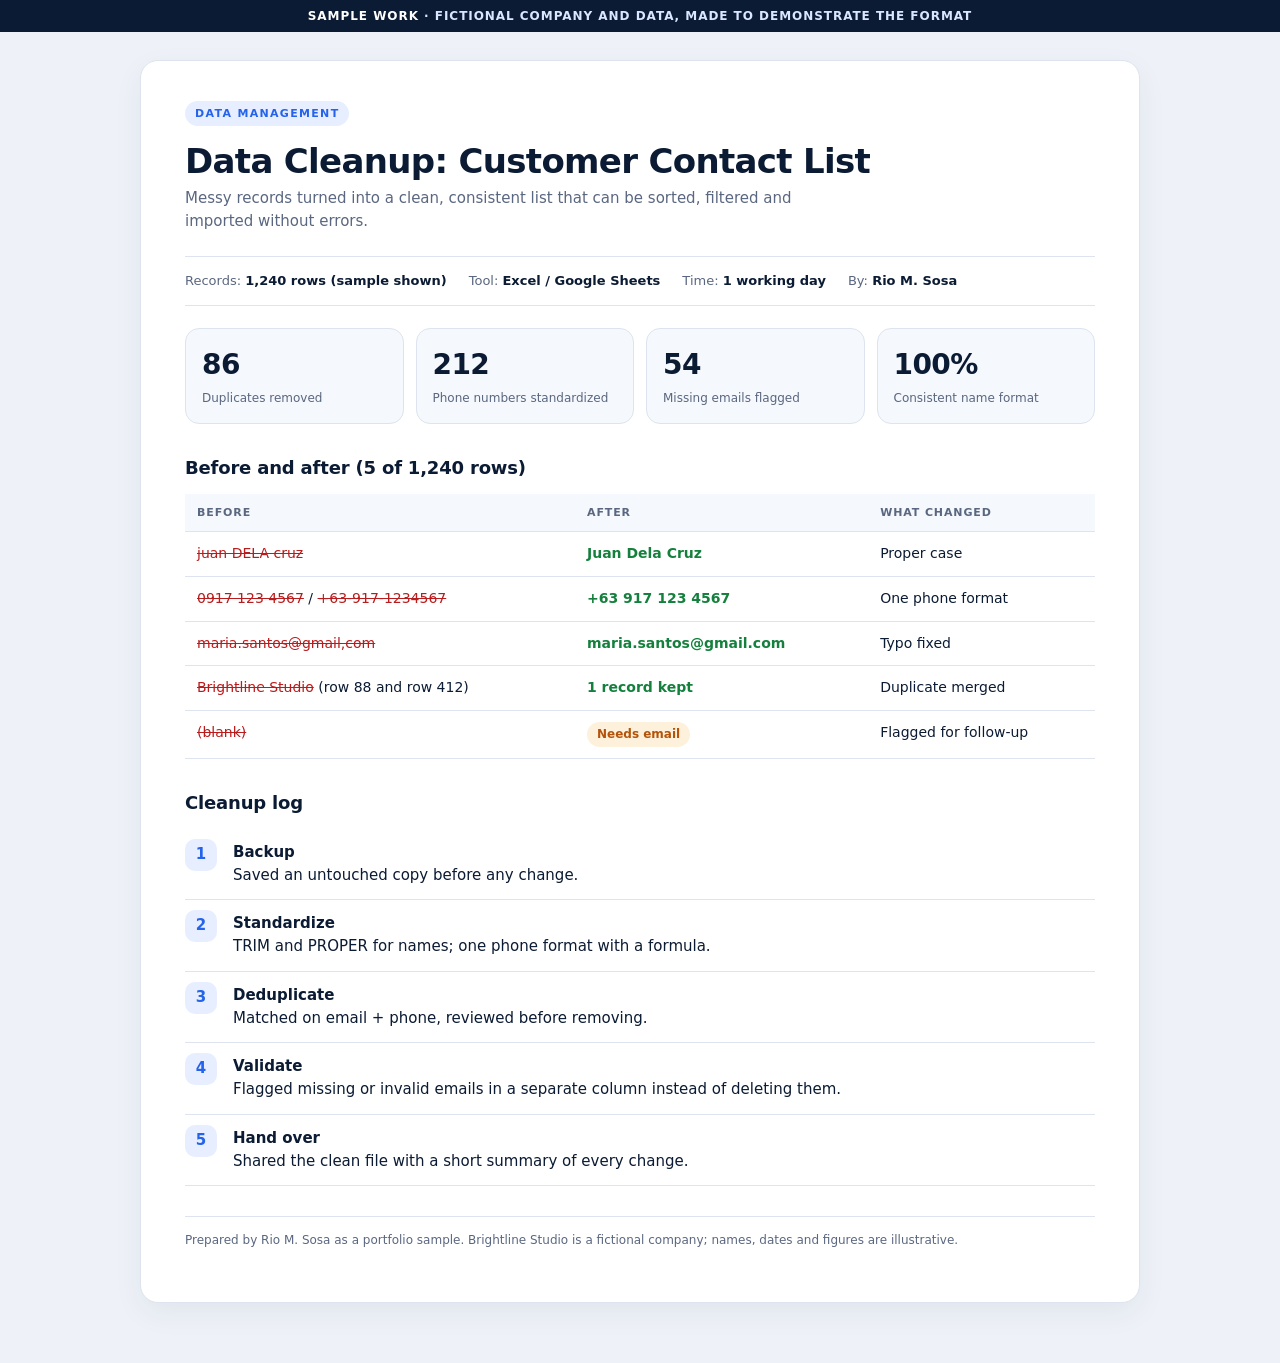
<file: samples/data-cleanup.html>
<!doctype html>
<html lang="en"><head><meta charset="utf-8"><meta name="viewport" content="width=device-width, initial-scale=1">
<title>Data Cleanup: Customer Contact List - Sample by Rio M. Sosa</title><meta name="robots" content="noindex"><style>
:root{--paper:#fff;--bg:#eef2f8;--ink:#0b1b33;--muted:#5a6780;--line:#dde4ef;--tint:#f5f8fc;
--blue:#2563eb;--blue-soft:#e6eeff;--green:#15803d;--green-soft:#e3f5ea;--amber:#b45309;--amber-soft:#fdf1dc;
--red:#b91c1c;--red-soft:#fde8e8;--navy:#0b1b33}
*{box-sizing:border-box}html,body{margin:0}
body{background:var(--bg);color:var(--ink);font:15px/1.55 "Segoe UI",system-ui,-apple-system,sans-serif;-webkit-font-smoothing:antialiased}
.ribbon{background:var(--navy);color:#dbe6ff;font:600 12px/1 system-ui,sans-serif;letter-spacing:.08em;text-transform:uppercase;
padding:10px 16px;text-align:center}
.ribbon b{color:#fff}
.doc{max-width:1000px;margin:28px auto 60px;background:var(--paper);border:1px solid var(--line);border-radius:18px;padding:40px 44px;
box-shadow:0 10px 30px rgba(11,27,51,.06)}
.kicker{display:inline-block;font:700 11px/1 system-ui,sans-serif;letter-spacing:.12em;text-transform:uppercase;color:var(--blue);
background:var(--blue-soft);padding:7px 10px;border-radius:999px}
h1{font-size:34px;line-height:1.15;letter-spacing:-.02em;margin:16px 0 6px}
h2{font-size:18px;margin:30px 0 12px;letter-spacing:-.01em}
.lede{color:var(--muted);margin:0 0 22px;max-width:70ch}
.meta{display:flex;flex-wrap:wrap;gap:8px 22px;font-size:13px;color:var(--muted);padding:14px 0;border-top:1px solid var(--line);border-bottom:1px solid var(--line)}
.meta b{color:var(--ink);font-weight:600}
table{width:100%;border-collapse:collapse;font-size:14px}
th{text-align:left;font-size:11px;letter-spacing:.08em;text-transform:uppercase;color:var(--muted);font-weight:700;padding:10px 12px;background:var(--tint);border-bottom:1px solid var(--line)}
td{padding:11px 12px;border-bottom:1px solid var(--line);vertical-align:top}
.pill{display:inline-block;font-size:12px;font-weight:600;padding:3px 10px;border-radius:999px;white-space:nowrap}
.ok{background:var(--green-soft);color:var(--green)}.warn{background:var(--amber-soft);color:var(--amber)}
.bad{background:var(--red-soft);color:var(--red)}.info{background:var(--blue-soft);color:var(--blue)}.mute{background:var(--tint);color:var(--muted)}
.bar{height:8px;background:var(--tint);border-radius:99px;overflow:hidden;min-width:90px}.bar i{display:block;height:100%;background:var(--blue);border-radius:99px}
.tiles{display:grid;grid-template-columns:repeat(4,1fr);gap:12px;margin:22px 0}
.tile{border:1px solid var(--line);border-radius:14px;padding:14px 16px;background:var(--tint)}
.tile b{display:block;font-size:28px;letter-spacing:-.02em}.tile span{font-size:12px;color:var(--muted)}
.cols{display:grid;grid-template-columns:1fr 1fr;gap:22px}
ul.clean{margin:0;padding-left:18px}ul.clean li{margin:6px 0}
.box{border:1px solid var(--line);border-radius:14px;padding:16px 18px}
.rag{display:flex;align-items:center;gap:14px;border-radius:14px;padding:16px 18px;background:var(--green-soft);color:var(--green);font-weight:600}
.rag i{width:14px;height:14px;border-radius:50%;background:var(--green);display:inline-block}
.steps{counter-reset:s;list-style:none;padding:0;margin:0}
.steps li{counter-increment:s;position:relative;padding:12px 0 12px 48px;border-bottom:1px solid var(--line)}
.steps li:before{content:counter(s);position:absolute;left:0;top:10px;width:32px;height:32px;border-radius:10px;background:var(--blue-soft);
color:var(--blue);font-weight:700;display:grid;place-items:center}
.steps b{display:block}
.foot{margin-top:30px;font-size:12px;color:var(--muted);border-top:1px solid var(--line);padding-top:14px}
.hbar{display:grid;grid-template-columns:110px 1fr 40px;gap:10px;align-items:center;margin:8px 0;font-size:13px}
.hbar .bar{height:12px}
.tl{display:grid;grid-template-columns:repeat(5,1fr);gap:0;margin-top:8px}
.tl div{border-top:4px solid var(--line);padding-top:10px;font-size:12px;color:var(--muted)}
.tl div.done{border-color:var(--blue);color:var(--ink)}.tl div.now{border-color:var(--amber);color:var(--ink)}
.tl b{display:block;font-size:13px}
s{color:var(--red)}
.fix{color:var(--green);font-weight:600}
@media (max-width:760px){.doc{margin:0;border-radius:0;padding:26px 18px}.tiles{grid-template-columns:1fr 1fr}.cols{grid-template-columns:1fr}
table{font-size:13px}td,th{padding:8px}.tl{grid-template-columns:1fr 1fr}}
</style></head>
<body><div class="ribbon"><b>Sample work</b> &middot; fictional company and data, made to demonstrate the format</div>
<main class="doc"><span class="kicker">Data management</span><h1>Data Cleanup: Customer Contact List</h1><p class="lede">Messy records turned into a clean, consistent list that can be sorted, filtered and imported without errors.</p>
<div class="meta"><span>Records: <b>1,240 rows (sample shown)</b></span><span>Tool: <b>Excel / Google Sheets</b></span><span>Time: <b>1 working day</b></span><span>By: <b>Rio M. Sosa</b></span></div>
<div class="tiles"><div class="tile"><b>86</b><span>Duplicates removed</span></div><div class="tile"><b>212</b><span>Phone numbers standardized</span></div>
<div class="tile"><b>54</b><span>Missing emails flagged</span></div><div class="tile"><b>100%</b><span>Consistent name format</span></div></div>
<h2>Before and after (5 of 1,240 rows)</h2><table><thead><tr><th>Before</th><th>After</th><th>What changed</th></tr></thead><tbody>
<tr><td><s>juan DELA cruz</s></td><td class="fix">Juan Dela Cruz</td><td>Proper case</td></tr>
<tr><td><s>0917 123 4567</s> / <s>+63-917-1234567</s></td><td class="fix">+63 917 123 4567</td><td>One phone format</td></tr>
<tr><td><s>maria.santos@gmail,com</s></td><td class="fix">maria.santos@gmail.com</td><td>Typo fixed</td></tr>
<tr><td><s>Brightline Studio</s> (row 88 and row 412)</td><td class="fix">1 record kept</td><td>Duplicate merged</td></tr>
<tr><td><s>(blank)</s></td><td><span class="pill warn">Needs email</span></td><td>Flagged for follow-up</td></tr></tbody></table>
<h2>Cleanup log</h2><ol class="steps"><li><b>Backup</b>Saved an untouched copy before any change.</li>
<li><b>Standardize</b>TRIM and PROPER for names; one phone format with a formula.</li><li><b>Deduplicate</b>Matched on email + phone, reviewed before removing.</li>
<li><b>Validate</b>Flagged missing or invalid emails in a separate column instead of deleting them.</li><li><b>Hand over</b>Shared the clean file with a short summary of every change.</li></ol>
<p class="foot">Prepared by Rio M. Sosa as a portfolio sample. Brightline Studio is a fictional company; names, dates and figures are illustrative.</p>
</main></body></html>
</file>
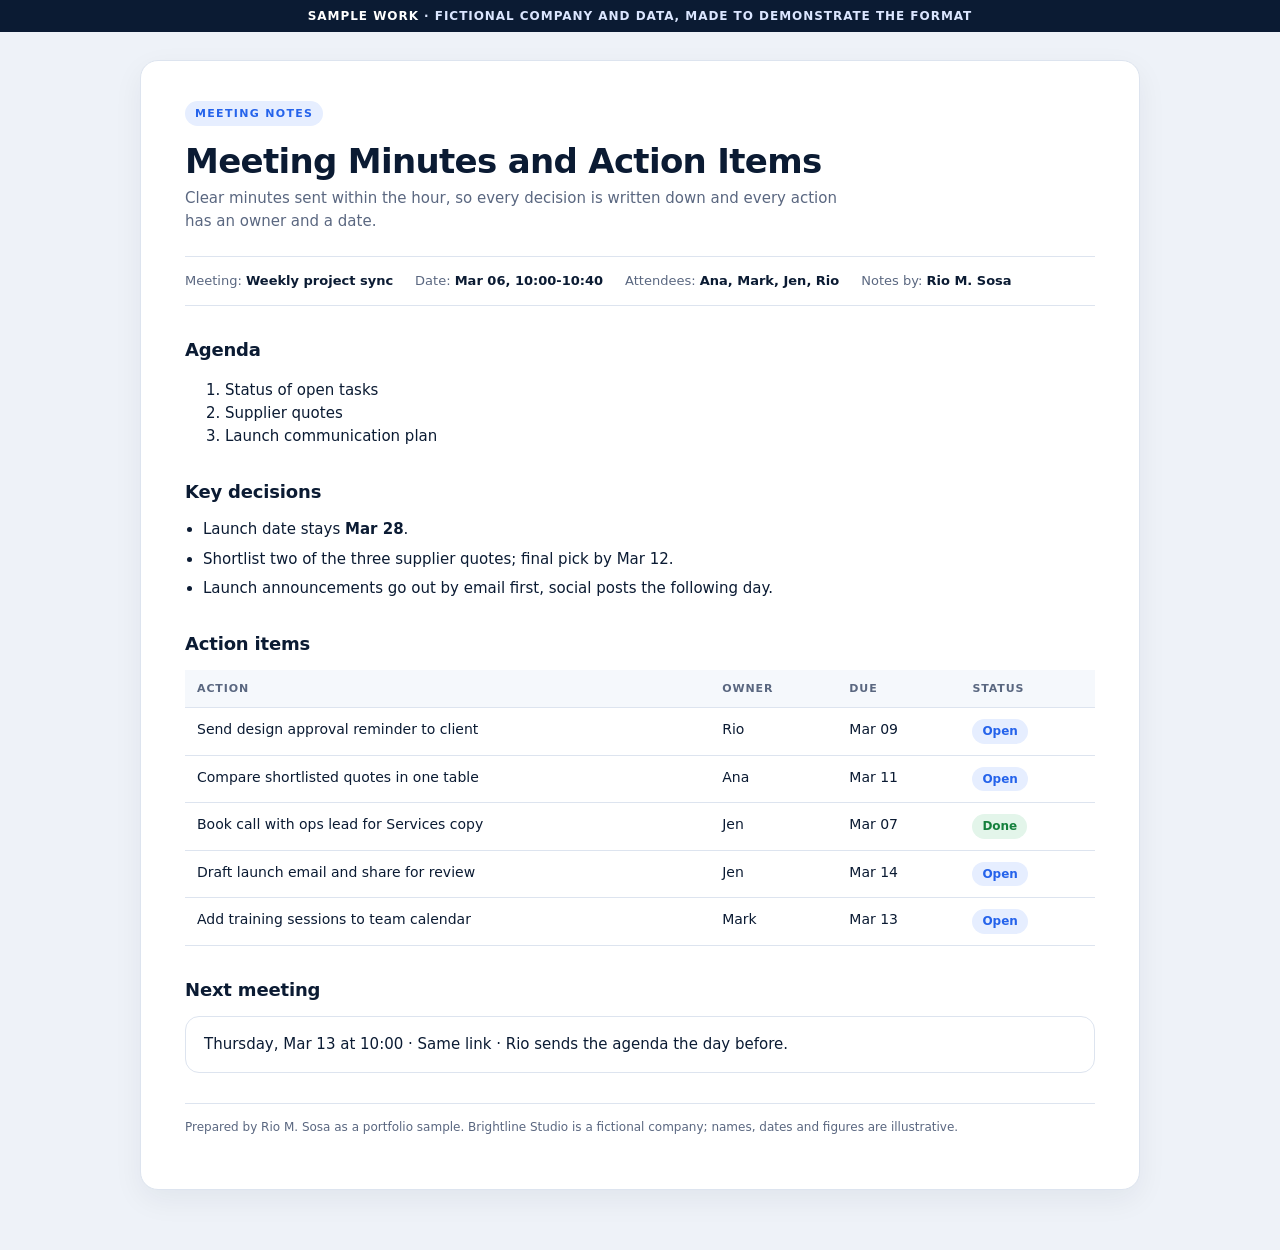
<file: samples/meeting-minutes.html>
<!doctype html>
<html lang="en"><head><meta charset="utf-8"><meta name="viewport" content="width=device-width, initial-scale=1">
<title>Meeting Minutes and Action Items - Sample by Rio M. Sosa</title><meta name="robots" content="noindex"><style>
:root{--paper:#fff;--bg:#eef2f8;--ink:#0b1b33;--muted:#5a6780;--line:#dde4ef;--tint:#f5f8fc;
--blue:#2563eb;--blue-soft:#e6eeff;--green:#15803d;--green-soft:#e3f5ea;--amber:#b45309;--amber-soft:#fdf1dc;
--red:#b91c1c;--red-soft:#fde8e8;--navy:#0b1b33}
*{box-sizing:border-box}html,body{margin:0}
body{background:var(--bg);color:var(--ink);font:15px/1.55 "Segoe UI",system-ui,-apple-system,sans-serif;-webkit-font-smoothing:antialiased}
.ribbon{background:var(--navy);color:#dbe6ff;font:600 12px/1 system-ui,sans-serif;letter-spacing:.08em;text-transform:uppercase;
padding:10px 16px;text-align:center}
.ribbon b{color:#fff}
.doc{max-width:1000px;margin:28px auto 60px;background:var(--paper);border:1px solid var(--line);border-radius:18px;padding:40px 44px;
box-shadow:0 10px 30px rgba(11,27,51,.06)}
.kicker{display:inline-block;font:700 11px/1 system-ui,sans-serif;letter-spacing:.12em;text-transform:uppercase;color:var(--blue);
background:var(--blue-soft);padding:7px 10px;border-radius:999px}
h1{font-size:34px;line-height:1.15;letter-spacing:-.02em;margin:16px 0 6px}
h2{font-size:18px;margin:30px 0 12px;letter-spacing:-.01em}
.lede{color:var(--muted);margin:0 0 22px;max-width:70ch}
.meta{display:flex;flex-wrap:wrap;gap:8px 22px;font-size:13px;color:var(--muted);padding:14px 0;border-top:1px solid var(--line);border-bottom:1px solid var(--line)}
.meta b{color:var(--ink);font-weight:600}
table{width:100%;border-collapse:collapse;font-size:14px}
th{text-align:left;font-size:11px;letter-spacing:.08em;text-transform:uppercase;color:var(--muted);font-weight:700;padding:10px 12px;background:var(--tint);border-bottom:1px solid var(--line)}
td{padding:11px 12px;border-bottom:1px solid var(--line);vertical-align:top}
.pill{display:inline-block;font-size:12px;font-weight:600;padding:3px 10px;border-radius:999px;white-space:nowrap}
.ok{background:var(--green-soft);color:var(--green)}.warn{background:var(--amber-soft);color:var(--amber)}
.bad{background:var(--red-soft);color:var(--red)}.info{background:var(--blue-soft);color:var(--blue)}.mute{background:var(--tint);color:var(--muted)}
.bar{height:8px;background:var(--tint);border-radius:99px;overflow:hidden;min-width:90px}.bar i{display:block;height:100%;background:var(--blue);border-radius:99px}
.tiles{display:grid;grid-template-columns:repeat(4,1fr);gap:12px;margin:22px 0}
.tile{border:1px solid var(--line);border-radius:14px;padding:14px 16px;background:var(--tint)}
.tile b{display:block;font-size:28px;letter-spacing:-.02em}.tile span{font-size:12px;color:var(--muted)}
.cols{display:grid;grid-template-columns:1fr 1fr;gap:22px}
ul.clean{margin:0;padding-left:18px}ul.clean li{margin:6px 0}
.box{border:1px solid var(--line);border-radius:14px;padding:16px 18px}
.rag{display:flex;align-items:center;gap:14px;border-radius:14px;padding:16px 18px;background:var(--green-soft);color:var(--green);font-weight:600}
.rag i{width:14px;height:14px;border-radius:50%;background:var(--green);display:inline-block}
.steps{counter-reset:s;list-style:none;padding:0;margin:0}
.steps li{counter-increment:s;position:relative;padding:12px 0 12px 48px;border-bottom:1px solid var(--line)}
.steps li:before{content:counter(s);position:absolute;left:0;top:10px;width:32px;height:32px;border-radius:10px;background:var(--blue-soft);
color:var(--blue);font-weight:700;display:grid;place-items:center}
.steps b{display:block}
.foot{margin-top:30px;font-size:12px;color:var(--muted);border-top:1px solid var(--line);padding-top:14px}
.hbar{display:grid;grid-template-columns:110px 1fr 40px;gap:10px;align-items:center;margin:8px 0;font-size:13px}
.hbar .bar{height:12px}
.tl{display:grid;grid-template-columns:repeat(5,1fr);gap:0;margin-top:8px}
.tl div{border-top:4px solid var(--line);padding-top:10px;font-size:12px;color:var(--muted)}
.tl div.done{border-color:var(--blue);color:var(--ink)}.tl div.now{border-color:var(--amber);color:var(--ink)}
.tl b{display:block;font-size:13px}
s{color:var(--red)}
.fix{color:var(--green);font-weight:600}
@media (max-width:760px){.doc{margin:0;border-radius:0;padding:26px 18px}.tiles{grid-template-columns:1fr 1fr}.cols{grid-template-columns:1fr}
table{font-size:13px}td,th{padding:8px}.tl{grid-template-columns:1fr 1fr}}
</style></head>
<body><div class="ribbon"><b>Sample work</b> &middot; fictional company and data, made to demonstrate the format</div>
<main class="doc"><span class="kicker">Meeting notes</span><h1>Meeting Minutes and Action Items</h1><p class="lede">Clear minutes sent within the hour, so every decision is written down and every action has an owner and a date.</p>
<div class="meta"><span>Meeting: <b>Weekly project sync</b></span><span>Date: <b>Mar 06, 10:00-10:40</b></span><span>Attendees: <b>Ana, Mark, Jen, Rio</b></span><span>Notes by: <b>Rio M. Sosa</b></span></div>
<h2>Agenda</h2><ol class="clean"><li>Status of open tasks</li><li>Supplier quotes</li><li>Launch communication plan</li></ol>
<h2>Key decisions</h2><ul class="clean"><li>Launch date stays <b>Mar 28</b>.</li><li>Shortlist two of the three supplier quotes; final pick by Mar 12.</li>
<li>Launch announcements go out by email first, social posts the following day.</li></ul>
<h2>Action items</h2><table><thead><tr><th>Action</th><th>Owner</th><th>Due</th><th>Status</th></tr></thead><tbody>
<tr><td>Send design approval reminder to client</td><td>Rio</td><td>Mar 09</td><td><span class="pill info">Open</span></td></tr>
<tr><td>Compare shortlisted quotes in one table</td><td>Ana</td><td>Mar 11</td><td><span class="pill info">Open</span></td></tr>
<tr><td>Book call with ops lead for Services copy</td><td>Jen</td><td>Mar 07</td><td><span class="pill ok">Done</span></td></tr>
<tr><td>Draft launch email and share for review</td><td>Jen</td><td>Mar 14</td><td><span class="pill info">Open</span></td></tr>
<tr><td>Add training sessions to team calendar</td><td>Mark</td><td>Mar 13</td><td><span class="pill info">Open</span></td></tr>
</tbody></table><h2>Next meeting</h2><div class="box">Thursday, Mar 13 at 10:00 &middot; Same link &middot; Rio sends the agenda the day before.</div>
<p class="foot">Prepared by Rio M. Sosa as a portfolio sample. Brightline Studio is a fictional company; names, dates and figures are illustrative.</p>
</main></body></html>
</file>
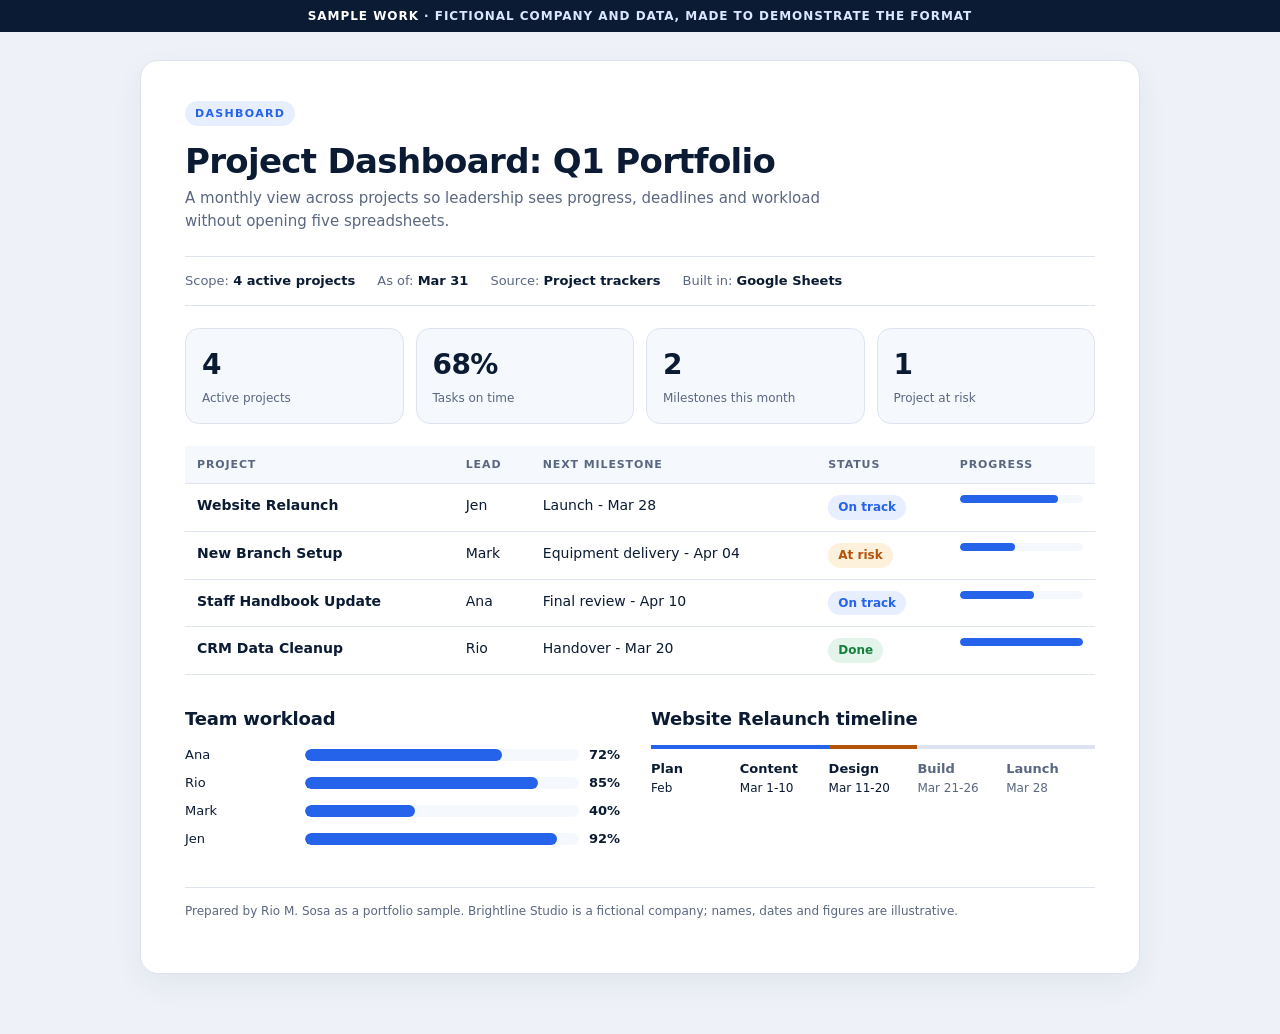
<file: samples/project-dashboard.html>
<!doctype html>
<html lang="en"><head><meta charset="utf-8"><meta name="viewport" content="width=device-width, initial-scale=1">
<title>Project Dashboard: Q1 Portfolio - Sample by Rio M. Sosa</title><meta name="robots" content="noindex"><style>
:root{--paper:#fff;--bg:#eef2f8;--ink:#0b1b33;--muted:#5a6780;--line:#dde4ef;--tint:#f5f8fc;
--blue:#2563eb;--blue-soft:#e6eeff;--green:#15803d;--green-soft:#e3f5ea;--amber:#b45309;--amber-soft:#fdf1dc;
--red:#b91c1c;--red-soft:#fde8e8;--navy:#0b1b33}
*{box-sizing:border-box}html,body{margin:0}
body{background:var(--bg);color:var(--ink);font:15px/1.55 "Segoe UI",system-ui,-apple-system,sans-serif;-webkit-font-smoothing:antialiased}
.ribbon{background:var(--navy);color:#dbe6ff;font:600 12px/1 system-ui,sans-serif;letter-spacing:.08em;text-transform:uppercase;
padding:10px 16px;text-align:center}
.ribbon b{color:#fff}
.doc{max-width:1000px;margin:28px auto 60px;background:var(--paper);border:1px solid var(--line);border-radius:18px;padding:40px 44px;
box-shadow:0 10px 30px rgba(11,27,51,.06)}
.kicker{display:inline-block;font:700 11px/1 system-ui,sans-serif;letter-spacing:.12em;text-transform:uppercase;color:var(--blue);
background:var(--blue-soft);padding:7px 10px;border-radius:999px}
h1{font-size:34px;line-height:1.15;letter-spacing:-.02em;margin:16px 0 6px}
h2{font-size:18px;margin:30px 0 12px;letter-spacing:-.01em}
.lede{color:var(--muted);margin:0 0 22px;max-width:70ch}
.meta{display:flex;flex-wrap:wrap;gap:8px 22px;font-size:13px;color:var(--muted);padding:14px 0;border-top:1px solid var(--line);border-bottom:1px solid var(--line)}
.meta b{color:var(--ink);font-weight:600}
table{width:100%;border-collapse:collapse;font-size:14px}
th{text-align:left;font-size:11px;letter-spacing:.08em;text-transform:uppercase;color:var(--muted);font-weight:700;padding:10px 12px;background:var(--tint);border-bottom:1px solid var(--line)}
td{padding:11px 12px;border-bottom:1px solid var(--line);vertical-align:top}
.pill{display:inline-block;font-size:12px;font-weight:600;padding:3px 10px;border-radius:999px;white-space:nowrap}
.ok{background:var(--green-soft);color:var(--green)}.warn{background:var(--amber-soft);color:var(--amber)}
.bad{background:var(--red-soft);color:var(--red)}.info{background:var(--blue-soft);color:var(--blue)}.mute{background:var(--tint);color:var(--muted)}
.bar{height:8px;background:var(--tint);border-radius:99px;overflow:hidden;min-width:90px}.bar i{display:block;height:100%;background:var(--blue);border-radius:99px}
.tiles{display:grid;grid-template-columns:repeat(4,1fr);gap:12px;margin:22px 0}
.tile{border:1px solid var(--line);border-radius:14px;padding:14px 16px;background:var(--tint)}
.tile b{display:block;font-size:28px;letter-spacing:-.02em}.tile span{font-size:12px;color:var(--muted)}
.cols{display:grid;grid-template-columns:1fr 1fr;gap:22px}
ul.clean{margin:0;padding-left:18px}ul.clean li{margin:6px 0}
.box{border:1px solid var(--line);border-radius:14px;padding:16px 18px}
.rag{display:flex;align-items:center;gap:14px;border-radius:14px;padding:16px 18px;background:var(--green-soft);color:var(--green);font-weight:600}
.rag i{width:14px;height:14px;border-radius:50%;background:var(--green);display:inline-block}
.steps{counter-reset:s;list-style:none;padding:0;margin:0}
.steps li{counter-increment:s;position:relative;padding:12px 0 12px 48px;border-bottom:1px solid var(--line)}
.steps li:before{content:counter(s);position:absolute;left:0;top:10px;width:32px;height:32px;border-radius:10px;background:var(--blue-soft);
color:var(--blue);font-weight:700;display:grid;place-items:center}
.steps b{display:block}
.foot{margin-top:30px;font-size:12px;color:var(--muted);border-top:1px solid var(--line);padding-top:14px}
.hbar{display:grid;grid-template-columns:110px 1fr 40px;gap:10px;align-items:center;margin:8px 0;font-size:13px}
.hbar .bar{height:12px}
.tl{display:grid;grid-template-columns:repeat(5,1fr);gap:0;margin-top:8px}
.tl div{border-top:4px solid var(--line);padding-top:10px;font-size:12px;color:var(--muted)}
.tl div.done{border-color:var(--blue);color:var(--ink)}.tl div.now{border-color:var(--amber);color:var(--ink)}
.tl b{display:block;font-size:13px}
s{color:var(--red)}
.fix{color:var(--green);font-weight:600}
@media (max-width:760px){.doc{margin:0;border-radius:0;padding:26px 18px}.tiles{grid-template-columns:1fr 1fr}.cols{grid-template-columns:1fr}
table{font-size:13px}td,th{padding:8px}.tl{grid-template-columns:1fr 1fr}}
</style></head>
<body><div class="ribbon"><b>Sample work</b> &middot; fictional company and data, made to demonstrate the format</div>
<main class="doc"><span class="kicker">Dashboard</span><h1>Project Dashboard: Q1 Portfolio</h1><p class="lede">A monthly view across projects so leadership sees progress, deadlines and workload without opening five spreadsheets.</p>
<div class="meta"><span>Scope: <b>4 active projects</b></span><span>As of: <b>Mar 31</b></span><span>Source: <b>Project trackers</b></span><span>Built in: <b>Google Sheets</b></span></div>
<div class="tiles"><div class="tile"><b>4</b><span>Active projects</span></div><div class="tile"><b>68%</b><span>Tasks on time</span></div>
<div class="tile"><b>2</b><span>Milestones this month</span></div><div class="tile"><b>1</b><span>Project at risk</span></div></div>
<table><thead><tr><th>Project</th><th>Lead</th><th>Next milestone</th><th>Status</th><th>Progress</th></tr></thead><tbody>
<tr><td><b>Website Relaunch</b></td><td>Jen</td><td>Launch - Mar 28</td><td><span class="pill info">On track</span></td><td><div class="bar"><i style="width:80%"></i></div></td></tr>
<tr><td><b>New Branch Setup</b></td><td>Mark</td><td>Equipment delivery - Apr 04</td><td><span class="pill warn">At risk</span></td><td><div class="bar"><i style="width:45%"></i></div></td></tr>
<tr><td><b>Staff Handbook Update</b></td><td>Ana</td><td>Final review - Apr 10</td><td><span class="pill info">On track</span></td><td><div class="bar"><i style="width:60%"></i></div></td></tr>
<tr><td><b>CRM Data Cleanup</b></td><td>Rio</td><td>Handover - Mar 20</td><td><span class="pill ok">Done</span></td><td><div class="bar"><i style="width:100%"></i></div></td></tr>
</tbody></table>
<div class="cols"><div><h2>Team workload</h2><div class="hbar"><span>Ana</span><div class="bar"><i style="width:72%"></i></div><b>72%</b></div><div class="hbar"><span>Rio</span><div class="bar"><i style="width:85%"></i></div><b>85%</b></div><div class="hbar"><span>Mark</span><div class="bar"><i style="width:40%"></i></div><b>40%</b></div><div class="hbar"><span>Jen</span><div class="bar"><i style="width:92%"></i></div><b>92%</b></div></div>
<div><h2>Website Relaunch timeline</h2><div class="tl"><div class="done"><b>Plan</b>Feb</div><div class="done"><b>Content</b>Mar 1-10</div>
<div class="now"><b>Design</b>Mar 11-20</div><div><b>Build</b>Mar 21-26</div><div><b>Launch</b>Mar 28</div></div></div></div>
<p class="foot">Prepared by Rio M. Sosa as a portfolio sample. Brightline Studio is a fictional company; names, dates and figures are illustrative.</p>
</main></body></html>
</file>
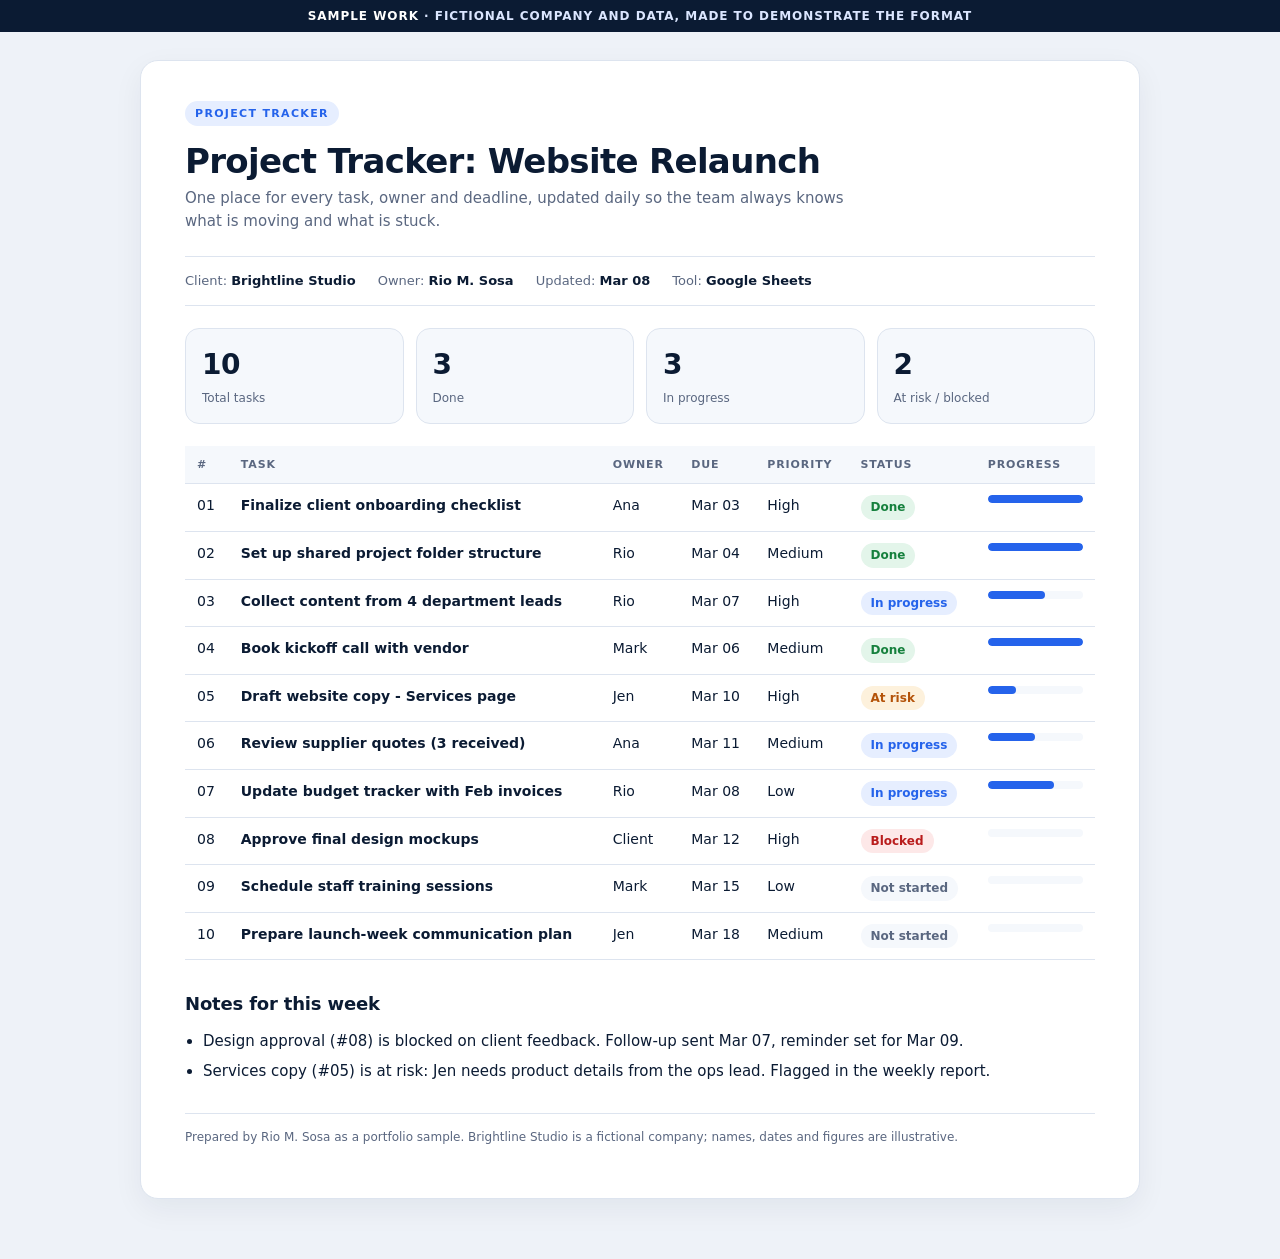
<file: samples/project-tracker.html>
<!doctype html>
<html lang="en"><head><meta charset="utf-8"><meta name="viewport" content="width=device-width, initial-scale=1">
<title>Project Tracker: Website Relaunch - Sample by Rio M. Sosa</title><meta name="robots" content="noindex"><style>
:root{--paper:#fff;--bg:#eef2f8;--ink:#0b1b33;--muted:#5a6780;--line:#dde4ef;--tint:#f5f8fc;
--blue:#2563eb;--blue-soft:#e6eeff;--green:#15803d;--green-soft:#e3f5ea;--amber:#b45309;--amber-soft:#fdf1dc;
--red:#b91c1c;--red-soft:#fde8e8;--navy:#0b1b33}
*{box-sizing:border-box}html,body{margin:0}
body{background:var(--bg);color:var(--ink);font:15px/1.55 "Segoe UI",system-ui,-apple-system,sans-serif;-webkit-font-smoothing:antialiased}
.ribbon{background:var(--navy);color:#dbe6ff;font:600 12px/1 system-ui,sans-serif;letter-spacing:.08em;text-transform:uppercase;
padding:10px 16px;text-align:center}
.ribbon b{color:#fff}
.doc{max-width:1000px;margin:28px auto 60px;background:var(--paper);border:1px solid var(--line);border-radius:18px;padding:40px 44px;
box-shadow:0 10px 30px rgba(11,27,51,.06)}
.kicker{display:inline-block;font:700 11px/1 system-ui,sans-serif;letter-spacing:.12em;text-transform:uppercase;color:var(--blue);
background:var(--blue-soft);padding:7px 10px;border-radius:999px}
h1{font-size:34px;line-height:1.15;letter-spacing:-.02em;margin:16px 0 6px}
h2{font-size:18px;margin:30px 0 12px;letter-spacing:-.01em}
.lede{color:var(--muted);margin:0 0 22px;max-width:70ch}
.meta{display:flex;flex-wrap:wrap;gap:8px 22px;font-size:13px;color:var(--muted);padding:14px 0;border-top:1px solid var(--line);border-bottom:1px solid var(--line)}
.meta b{color:var(--ink);font-weight:600}
table{width:100%;border-collapse:collapse;font-size:14px}
th{text-align:left;font-size:11px;letter-spacing:.08em;text-transform:uppercase;color:var(--muted);font-weight:700;padding:10px 12px;background:var(--tint);border-bottom:1px solid var(--line)}
td{padding:11px 12px;border-bottom:1px solid var(--line);vertical-align:top}
.pill{display:inline-block;font-size:12px;font-weight:600;padding:3px 10px;border-radius:999px;white-space:nowrap}
.ok{background:var(--green-soft);color:var(--green)}.warn{background:var(--amber-soft);color:var(--amber)}
.bad{background:var(--red-soft);color:var(--red)}.info{background:var(--blue-soft);color:var(--blue)}.mute{background:var(--tint);color:var(--muted)}
.bar{height:8px;background:var(--tint);border-radius:99px;overflow:hidden;min-width:90px}.bar i{display:block;height:100%;background:var(--blue);border-radius:99px}
.tiles{display:grid;grid-template-columns:repeat(4,1fr);gap:12px;margin:22px 0}
.tile{border:1px solid var(--line);border-radius:14px;padding:14px 16px;background:var(--tint)}
.tile b{display:block;font-size:28px;letter-spacing:-.02em}.tile span{font-size:12px;color:var(--muted)}
.cols{display:grid;grid-template-columns:1fr 1fr;gap:22px}
ul.clean{margin:0;padding-left:18px}ul.clean li{margin:6px 0}
.box{border:1px solid var(--line);border-radius:14px;padding:16px 18px}
.rag{display:flex;align-items:center;gap:14px;border-radius:14px;padding:16px 18px;background:var(--green-soft);color:var(--green);font-weight:600}
.rag i{width:14px;height:14px;border-radius:50%;background:var(--green);display:inline-block}
.steps{counter-reset:s;list-style:none;padding:0;margin:0}
.steps li{counter-increment:s;position:relative;padding:12px 0 12px 48px;border-bottom:1px solid var(--line)}
.steps li:before{content:counter(s);position:absolute;left:0;top:10px;width:32px;height:32px;border-radius:10px;background:var(--blue-soft);
color:var(--blue);font-weight:700;display:grid;place-items:center}
.steps b{display:block}
.foot{margin-top:30px;font-size:12px;color:var(--muted);border-top:1px solid var(--line);padding-top:14px}
.hbar{display:grid;grid-template-columns:110px 1fr 40px;gap:10px;align-items:center;margin:8px 0;font-size:13px}
.hbar .bar{height:12px}
.tl{display:grid;grid-template-columns:repeat(5,1fr);gap:0;margin-top:8px}
.tl div{border-top:4px solid var(--line);padding-top:10px;font-size:12px;color:var(--muted)}
.tl div.done{border-color:var(--blue);color:var(--ink)}.tl div.now{border-color:var(--amber);color:var(--ink)}
.tl b{display:block;font-size:13px}
s{color:var(--red)}
.fix{color:var(--green);font-weight:600}
@media (max-width:760px){.doc{margin:0;border-radius:0;padding:26px 18px}.tiles{grid-template-columns:1fr 1fr}.cols{grid-template-columns:1fr}
table{font-size:13px}td,th{padding:8px}.tl{grid-template-columns:1fr 1fr}}
</style></head>
<body><div class="ribbon"><b>Sample work</b> &middot; fictional company and data, made to demonstrate the format</div>
<main class="doc"><span class="kicker">Project tracker</span><h1>Project Tracker: Website Relaunch</h1><p class="lede">One place for every task, owner and deadline, updated daily so the team always knows what is moving and what is stuck.</p>
<div class="meta"><span>Client: <b>Brightline Studio</b></span><span>Owner: <b>Rio M. Sosa</b></span><span>Updated: <b>Mar 08</b></span><span>Tool: <b>Google Sheets</b></span></div>
<div class="tiles"><div class="tile"><b>10</b><span>Total tasks</span></div><div class="tile"><b>3</b><span>Done</span></div>
<div class="tile"><b>3</b><span>In progress</span></div><div class="tile"><b>2</b><span>At risk / blocked</span></div></div>
<table><thead><tr><th>#</th><th>Task</th><th>Owner</th><th>Due</th><th>Priority</th><th>Status</th><th>Progress</th></tr></thead><tbody><tr><td>01</td><td><b>Finalize client onboarding checklist</b></td><td>Ana</td><td>Mar 03</td><td>High</td><td><span class="pill ok">Done</span></td><td><div class="bar"><i style="width:100%"></i></div></td></tr><tr><td>02</td><td><b>Set up shared project folder structure</b></td><td>Rio</td><td>Mar 04</td><td>Medium</td><td><span class="pill ok">Done</span></td><td><div class="bar"><i style="width:100%"></i></div></td></tr><tr><td>03</td><td><b>Collect content from 4 department leads</b></td><td>Rio</td><td>Mar 07</td><td>High</td><td><span class="pill info">In progress</span></td><td><div class="bar"><i style="width:60%"></i></div></td></tr><tr><td>04</td><td><b>Book kickoff call with vendor</b></td><td>Mark</td><td>Mar 06</td><td>Medium</td><td><span class="pill ok">Done</span></td><td><div class="bar"><i style="width:100%"></i></div></td></tr><tr><td>05</td><td><b>Draft website copy - Services page</b></td><td>Jen</td><td>Mar 10</td><td>High</td><td><span class="pill warn">At risk</span></td><td><div class="bar"><i style="width:30%"></i></div></td></tr><tr><td>06</td><td><b>Review supplier quotes (3 received)</b></td><td>Ana</td><td>Mar 11</td><td>Medium</td><td><span class="pill info">In progress</span></td><td><div class="bar"><i style="width:50%"></i></div></td></tr><tr><td>07</td><td><b>Update budget tracker with Feb invoices</b></td><td>Rio</td><td>Mar 08</td><td>Low</td><td><span class="pill info">In progress</span></td><td><div class="bar"><i style="width:70%"></i></div></td></tr><tr><td>08</td><td><b>Approve final design mockups</b></td><td>Client</td><td>Mar 12</td><td>High</td><td><span class="pill bad">Blocked</span></td><td><div class="bar"><i style="width:0%"></i></div></td></tr><tr><td>09</td><td><b>Schedule staff training sessions</b></td><td>Mark</td><td>Mar 15</td><td>Low</td><td><span class="pill mute">Not started</span></td><td><div class="bar"><i style="width:0%"></i></div></td></tr><tr><td>10</td><td><b>Prepare launch-week communication plan</b></td><td>Jen</td><td>Mar 18</td><td>Medium</td><td><span class="pill mute">Not started</span></td><td><div class="bar"><i style="width:0%"></i></div></td></tr></tbody></table>
<h2>Notes for this week</h2><ul class="clean"><li>Design approval (#08) is blocked on client feedback. Follow-up sent Mar 07, reminder set for Mar 09.</li>
<li>Services copy (#05) is at risk: Jen needs product details from the ops lead. Flagged in the weekly report.</li></ul>
<p class="foot">Prepared by Rio M. Sosa as a portfolio sample. Brightline Studio is a fictional company; names, dates and figures are illustrative.</p>
</main></body></html>
</file>
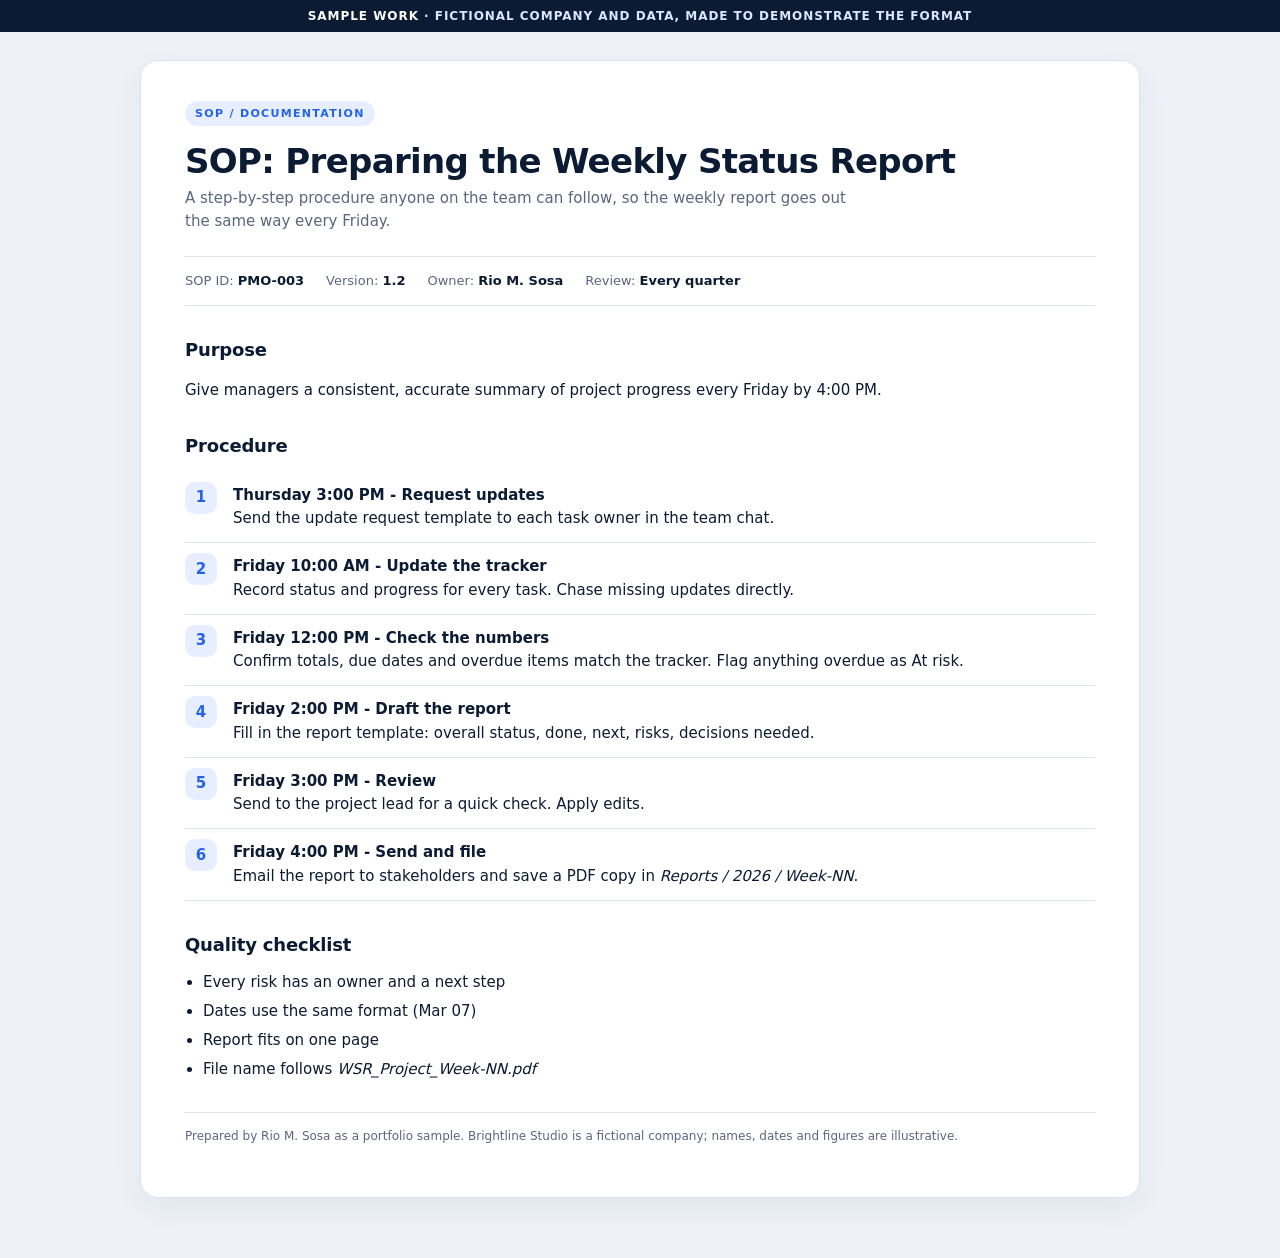
<file: samples/sop-weekly-reporting.html>
<!doctype html>
<html lang="en"><head><meta charset="utf-8"><meta name="viewport" content="width=device-width, initial-scale=1">
<title>SOP: Preparing the Weekly Status Report - Sample by Rio M. Sosa</title><meta name="robots" content="noindex"><style>
:root{--paper:#fff;--bg:#eef2f8;--ink:#0b1b33;--muted:#5a6780;--line:#dde4ef;--tint:#f5f8fc;
--blue:#2563eb;--blue-soft:#e6eeff;--green:#15803d;--green-soft:#e3f5ea;--amber:#b45309;--amber-soft:#fdf1dc;
--red:#b91c1c;--red-soft:#fde8e8;--navy:#0b1b33}
*{box-sizing:border-box}html,body{margin:0}
body{background:var(--bg);color:var(--ink);font:15px/1.55 "Segoe UI",system-ui,-apple-system,sans-serif;-webkit-font-smoothing:antialiased}
.ribbon{background:var(--navy);color:#dbe6ff;font:600 12px/1 system-ui,sans-serif;letter-spacing:.08em;text-transform:uppercase;
padding:10px 16px;text-align:center}
.ribbon b{color:#fff}
.doc{max-width:1000px;margin:28px auto 60px;background:var(--paper);border:1px solid var(--line);border-radius:18px;padding:40px 44px;
box-shadow:0 10px 30px rgba(11,27,51,.06)}
.kicker{display:inline-block;font:700 11px/1 system-ui,sans-serif;letter-spacing:.12em;text-transform:uppercase;color:var(--blue);
background:var(--blue-soft);padding:7px 10px;border-radius:999px}
h1{font-size:34px;line-height:1.15;letter-spacing:-.02em;margin:16px 0 6px}
h2{font-size:18px;margin:30px 0 12px;letter-spacing:-.01em}
.lede{color:var(--muted);margin:0 0 22px;max-width:70ch}
.meta{display:flex;flex-wrap:wrap;gap:8px 22px;font-size:13px;color:var(--muted);padding:14px 0;border-top:1px solid var(--line);border-bottom:1px solid var(--line)}
.meta b{color:var(--ink);font-weight:600}
table{width:100%;border-collapse:collapse;font-size:14px}
th{text-align:left;font-size:11px;letter-spacing:.08em;text-transform:uppercase;color:var(--muted);font-weight:700;padding:10px 12px;background:var(--tint);border-bottom:1px solid var(--line)}
td{padding:11px 12px;border-bottom:1px solid var(--line);vertical-align:top}
.pill{display:inline-block;font-size:12px;font-weight:600;padding:3px 10px;border-radius:999px;white-space:nowrap}
.ok{background:var(--green-soft);color:var(--green)}.warn{background:var(--amber-soft);color:var(--amber)}
.bad{background:var(--red-soft);color:var(--red)}.info{background:var(--blue-soft);color:var(--blue)}.mute{background:var(--tint);color:var(--muted)}
.bar{height:8px;background:var(--tint);border-radius:99px;overflow:hidden;min-width:90px}.bar i{display:block;height:100%;background:var(--blue);border-radius:99px}
.tiles{display:grid;grid-template-columns:repeat(4,1fr);gap:12px;margin:22px 0}
.tile{border:1px solid var(--line);border-radius:14px;padding:14px 16px;background:var(--tint)}
.tile b{display:block;font-size:28px;letter-spacing:-.02em}.tile span{font-size:12px;color:var(--muted)}
.cols{display:grid;grid-template-columns:1fr 1fr;gap:22px}
ul.clean{margin:0;padding-left:18px}ul.clean li{margin:6px 0}
.box{border:1px solid var(--line);border-radius:14px;padding:16px 18px}
.rag{display:flex;align-items:center;gap:14px;border-radius:14px;padding:16px 18px;background:var(--green-soft);color:var(--green);font-weight:600}
.rag i{width:14px;height:14px;border-radius:50%;background:var(--green);display:inline-block}
.steps{counter-reset:s;list-style:none;padding:0;margin:0}
.steps li{counter-increment:s;position:relative;padding:12px 0 12px 48px;border-bottom:1px solid var(--line)}
.steps li:before{content:counter(s);position:absolute;left:0;top:10px;width:32px;height:32px;border-radius:10px;background:var(--blue-soft);
color:var(--blue);font-weight:700;display:grid;place-items:center}
.steps b{display:block}
.foot{margin-top:30px;font-size:12px;color:var(--muted);border-top:1px solid var(--line);padding-top:14px}
.hbar{display:grid;grid-template-columns:110px 1fr 40px;gap:10px;align-items:center;margin:8px 0;font-size:13px}
.hbar .bar{height:12px}
.tl{display:grid;grid-template-columns:repeat(5,1fr);gap:0;margin-top:8px}
.tl div{border-top:4px solid var(--line);padding-top:10px;font-size:12px;color:var(--muted)}
.tl div.done{border-color:var(--blue);color:var(--ink)}.tl div.now{border-color:var(--amber);color:var(--ink)}
.tl b{display:block;font-size:13px}
s{color:var(--red)}
.fix{color:var(--green);font-weight:600}
@media (max-width:760px){.doc{margin:0;border-radius:0;padding:26px 18px}.tiles{grid-template-columns:1fr 1fr}.cols{grid-template-columns:1fr}
table{font-size:13px}td,th{padding:8px}.tl{grid-template-columns:1fr 1fr}}
</style></head>
<body><div class="ribbon"><b>Sample work</b> &middot; fictional company and data, made to demonstrate the format</div>
<main class="doc"><span class="kicker">SOP / documentation</span><h1>SOP: Preparing the Weekly Status Report</h1><p class="lede">A step-by-step procedure anyone on the team can follow, so the weekly report goes out the same way every Friday.</p>
<div class="meta"><span>SOP ID: <b>PMO-003</b></span><span>Version: <b>1.2</b></span><span>Owner: <b>Rio M. Sosa</b></span><span>Review: <b>Every quarter</b></span></div>
<h2>Purpose</h2><p>Give managers a consistent, accurate summary of project progress every Friday by 4:00 PM.</p>
<h2>Procedure</h2><ol class="steps">
<li><b>Thursday 3:00 PM - Request updates</b>Send the update request template to each task owner in the team chat.</li>
<li><b>Friday 10:00 AM - Update the tracker</b>Record status and progress for every task. Chase missing updates directly.</li>
<li><b>Friday 12:00 PM - Check the numbers</b>Confirm totals, due dates and overdue items match the tracker. Flag anything overdue as At risk.</li>
<li><b>Friday 2:00 PM - Draft the report</b>Fill in the report template: overall status, done, next, risks, decisions needed.</li>
<li><b>Friday 3:00 PM - Review</b>Send to the project lead for a quick check. Apply edits.</li>
<li><b>Friday 4:00 PM - Send and file</b>Email the report to stakeholders and save a PDF copy in <i>Reports / 2026 / Week-NN</i>.</li></ol>
<h2>Quality checklist</h2><ul class="clean"><li>Every risk has an owner and a next step</li><li>Dates use the same format (Mar 07)</li>
<li>Report fits on one page</li><li>File name follows <i>WSR_Project_Week-NN.pdf</i></li></ul>
<p class="foot">Prepared by Rio M. Sosa as a portfolio sample. Brightline Studio is a fictional company; names, dates and figures are illustrative.</p>
</main></body></html>
</file>
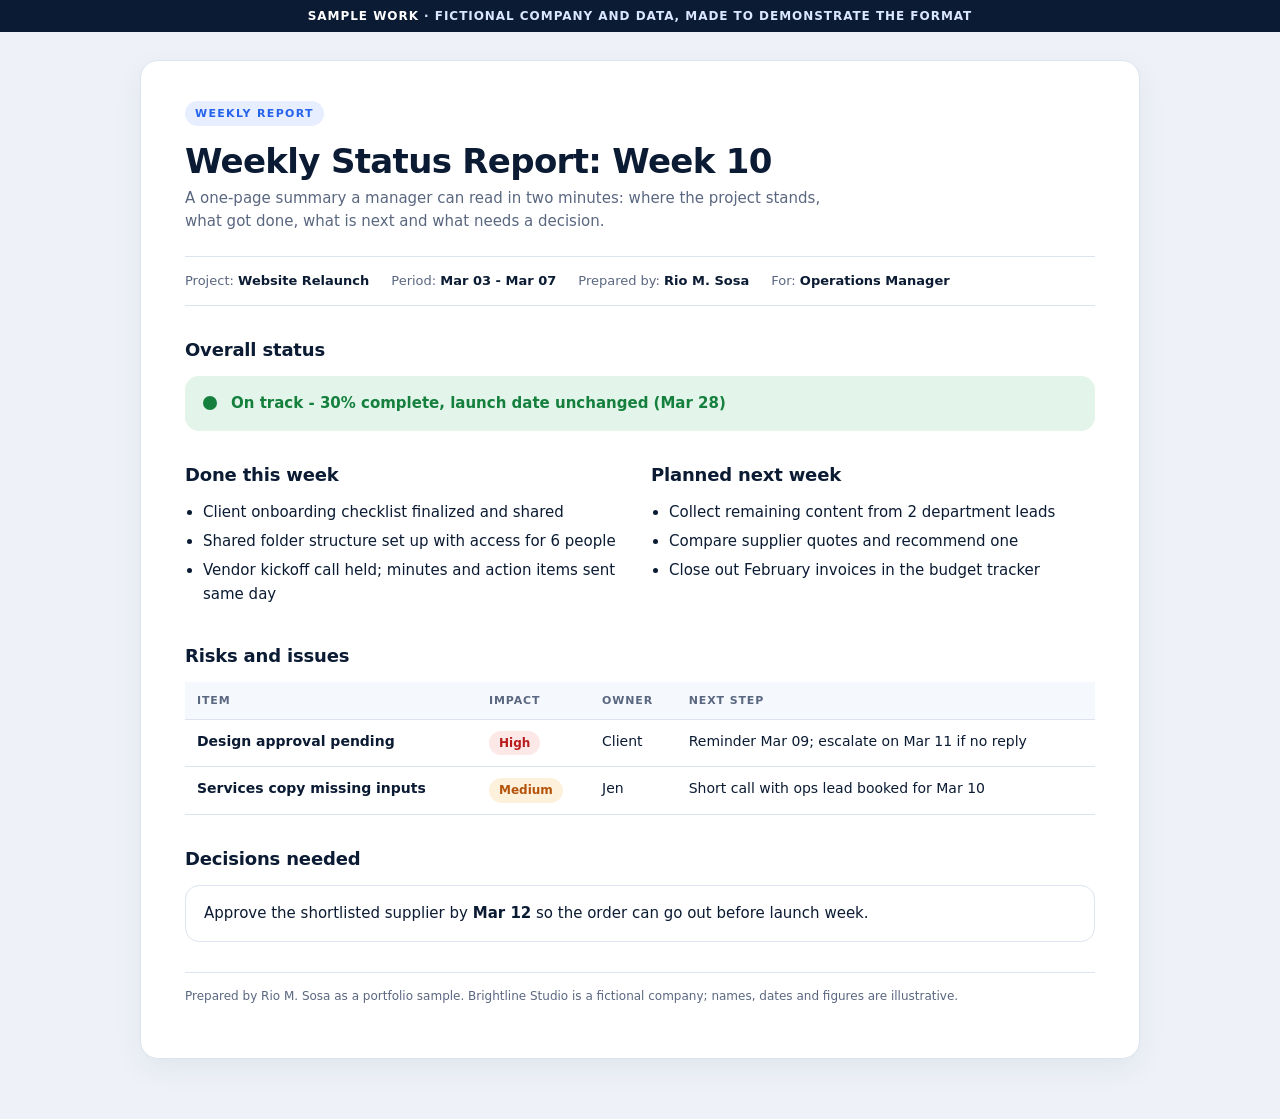
<file: samples/weekly-status-report.html>
<!doctype html>
<html lang="en"><head><meta charset="utf-8"><meta name="viewport" content="width=device-width, initial-scale=1">
<title>Weekly Status Report: Week 10 - Sample by Rio M. Sosa</title><meta name="robots" content="noindex"><style>
:root{--paper:#fff;--bg:#eef2f8;--ink:#0b1b33;--muted:#5a6780;--line:#dde4ef;--tint:#f5f8fc;
--blue:#2563eb;--blue-soft:#e6eeff;--green:#15803d;--green-soft:#e3f5ea;--amber:#b45309;--amber-soft:#fdf1dc;
--red:#b91c1c;--red-soft:#fde8e8;--navy:#0b1b33}
*{box-sizing:border-box}html,body{margin:0}
body{background:var(--bg);color:var(--ink);font:15px/1.55 "Segoe UI",system-ui,-apple-system,sans-serif;-webkit-font-smoothing:antialiased}
.ribbon{background:var(--navy);color:#dbe6ff;font:600 12px/1 system-ui,sans-serif;letter-spacing:.08em;text-transform:uppercase;
padding:10px 16px;text-align:center}
.ribbon b{color:#fff}
.doc{max-width:1000px;margin:28px auto 60px;background:var(--paper);border:1px solid var(--line);border-radius:18px;padding:40px 44px;
box-shadow:0 10px 30px rgba(11,27,51,.06)}
.kicker{display:inline-block;font:700 11px/1 system-ui,sans-serif;letter-spacing:.12em;text-transform:uppercase;color:var(--blue);
background:var(--blue-soft);padding:7px 10px;border-radius:999px}
h1{font-size:34px;line-height:1.15;letter-spacing:-.02em;margin:16px 0 6px}
h2{font-size:18px;margin:30px 0 12px;letter-spacing:-.01em}
.lede{color:var(--muted);margin:0 0 22px;max-width:70ch}
.meta{display:flex;flex-wrap:wrap;gap:8px 22px;font-size:13px;color:var(--muted);padding:14px 0;border-top:1px solid var(--line);border-bottom:1px solid var(--line)}
.meta b{color:var(--ink);font-weight:600}
table{width:100%;border-collapse:collapse;font-size:14px}
th{text-align:left;font-size:11px;letter-spacing:.08em;text-transform:uppercase;color:var(--muted);font-weight:700;padding:10px 12px;background:var(--tint);border-bottom:1px solid var(--line)}
td{padding:11px 12px;border-bottom:1px solid var(--line);vertical-align:top}
.pill{display:inline-block;font-size:12px;font-weight:600;padding:3px 10px;border-radius:999px;white-space:nowrap}
.ok{background:var(--green-soft);color:var(--green)}.warn{background:var(--amber-soft);color:var(--amber)}
.bad{background:var(--red-soft);color:var(--red)}.info{background:var(--blue-soft);color:var(--blue)}.mute{background:var(--tint);color:var(--muted)}
.bar{height:8px;background:var(--tint);border-radius:99px;overflow:hidden;min-width:90px}.bar i{display:block;height:100%;background:var(--blue);border-radius:99px}
.tiles{display:grid;grid-template-columns:repeat(4,1fr);gap:12px;margin:22px 0}
.tile{border:1px solid var(--line);border-radius:14px;padding:14px 16px;background:var(--tint)}
.tile b{display:block;font-size:28px;letter-spacing:-.02em}.tile span{font-size:12px;color:var(--muted)}
.cols{display:grid;grid-template-columns:1fr 1fr;gap:22px}
ul.clean{margin:0;padding-left:18px}ul.clean li{margin:6px 0}
.box{border:1px solid var(--line);border-radius:14px;padding:16px 18px}
.rag{display:flex;align-items:center;gap:14px;border-radius:14px;padding:16px 18px;background:var(--green-soft);color:var(--green);font-weight:600}
.rag i{width:14px;height:14px;border-radius:50%;background:var(--green);display:inline-block}
.steps{counter-reset:s;list-style:none;padding:0;margin:0}
.steps li{counter-increment:s;position:relative;padding:12px 0 12px 48px;border-bottom:1px solid var(--line)}
.steps li:before{content:counter(s);position:absolute;left:0;top:10px;width:32px;height:32px;border-radius:10px;background:var(--blue-soft);
color:var(--blue);font-weight:700;display:grid;place-items:center}
.steps b{display:block}
.foot{margin-top:30px;font-size:12px;color:var(--muted);border-top:1px solid var(--line);padding-top:14px}
.hbar{display:grid;grid-template-columns:110px 1fr 40px;gap:10px;align-items:center;margin:8px 0;font-size:13px}
.hbar .bar{height:12px}
.tl{display:grid;grid-template-columns:repeat(5,1fr);gap:0;margin-top:8px}
.tl div{border-top:4px solid var(--line);padding-top:10px;font-size:12px;color:var(--muted)}
.tl div.done{border-color:var(--blue);color:var(--ink)}.tl div.now{border-color:var(--amber);color:var(--ink)}
.tl b{display:block;font-size:13px}
s{color:var(--red)}
.fix{color:var(--green);font-weight:600}
@media (max-width:760px){.doc{margin:0;border-radius:0;padding:26px 18px}.tiles{grid-template-columns:1fr 1fr}.cols{grid-template-columns:1fr}
table{font-size:13px}td,th{padding:8px}.tl{grid-template-columns:1fr 1fr}}
</style></head>
<body><div class="ribbon"><b>Sample work</b> &middot; fictional company and data, made to demonstrate the format</div>
<main class="doc"><span class="kicker">Weekly report</span><h1>Weekly Status Report: Week 10</h1><p class="lede">A one-page summary a manager can read in two minutes: where the project stands, what got done, what is next and what needs a decision.</p>
<div class="meta"><span>Project: <b>Website Relaunch</b></span><span>Period: <b>Mar 03 - Mar 07</b></span><span>Prepared by: <b>Rio M. Sosa</b></span><span>For: <b>Operations Manager</b></span></div>
<h2>Overall status</h2><div class="rag"><i></i>On track - 30% complete, launch date unchanged (Mar 28)</div>
<div class="cols"><div><h2>Done this week</h2><ul class="clean"><li>Client onboarding checklist finalized and shared</li>
<li>Shared folder structure set up with access for 6 people</li><li>Vendor kickoff call held; minutes and action items sent same day</li></ul></div>
<div><h2>Planned next week</h2><ul class="clean"><li>Collect remaining content from 2 department leads</li><li>Compare supplier quotes and recommend one</li>
<li>Close out February invoices in the budget tracker</li></ul></div></div>
<h2>Risks and issues</h2><table><thead><tr><th>Item</th><th>Impact</th><th>Owner</th><th>Next step</th></tr></thead><tbody>
<tr><td><b>Design approval pending</b></td><td><span class="pill bad">High</span></td><td>Client</td><td>Reminder Mar 09; escalate on Mar 11 if no reply</td></tr>
<tr><td><b>Services copy missing inputs</b></td><td><span class="pill warn">Medium</span></td><td>Jen</td><td>Short call with ops lead booked for Mar 10</td></tr>
</tbody></table>
<h2>Decisions needed</h2><div class="box">Approve the shortlisted supplier by <b>Mar 12</b> so the order can go out before launch week.</div>
<p class="foot">Prepared by Rio M. Sosa as a portfolio sample. Brightline Studio is a fictional company; names, dates and figures are illustrative.</p>
</main></body></html>
</file>
<file: assets/index-CP8Uvs_V.css>
:root{--navy: #0B1E3F;--navy-ink: #060C1A;--cream: #F3F5F9;--white: #FFFFFF;--orange: #2563EB;--orange-hover: #4F86F7;--orange-ink: #1D4ED8;--muted: #5A6479;--divider: rgba(11, 30, 63, .12);--success: #2E9E6B;--error: #D9544F;--brands-chip-bg: #FBFCFE;--brands-chip-border: rgba(11, 30, 63, .1);--font-display: "Poppins", system-ui, -apple-system, sans-serif;--fs-display: clamp(64px, 9vw, 128px);--fs-h2: clamp(32px, 4vw, 56px);--fs-h3: clamp(22px, 2vw, 28px);--fs-body: 15px;--fs-eyebrow: 12px;--fs-nav: 15px;--lh-tight: .95;--lh-heading: 1.25;--lh-body: 1.65;--ls-display: -.03em;--ls-eyebrow: .18em;--container-x: clamp(24px, 6vw, 96px);--section-pad-y: clamp(110px, 13vh, 170px);--radius-card: 24px;--radius-pill: 999px;--radius-circle: 50%;--shadow-soft: 0 20px 60px -20px rgba(11, 30, 63, .25);--shadow-card: 0 40px 120px -30px rgba(6, 12, 26, .35);--shadow-btn: 0 8px 24px -8px rgba(11, 30, 63, .25);--ease-out: cubic-bezier(.22, 1, .36, 1);--ease-spring: cubic-bezier(.34, 1.56, .64, 1);--dur-fast: .18s;--dur-med: .32s;--dur-slow: .6s}@media(prefers-reduced-motion:reduce){*,*:before,*:after{animation-duration:.01ms!important;animation-iteration-count:1!important;transition-duration:.01ms!important}}:root{--rail-w: 0px;--panel-x: clamp(20px, 4vw, 64px);--paper: #FBFCFE;--line: rgba(11, 30, 63, .14);--line-strong:rgba(11, 30, 63, .28);--tint: rgba(11, 30, 63, .05);--tint-strong:rgba(11, 30, 63, .09);--glass: rgba(251, 252, 254, .72);--plate: #F3F5F9;--panel-dark: #060C1A;--verified: #0866FF;--plate-ink: #0B1E3F}@media(min-width:1100px){:root{--rail-w: 312px}}[data-theme=dark]{--cream: #070B14;--paper: #0B1120;--white: #0E1626;--navy: #EDF0F6;--navy-ink: #04070F;--muted: rgba(237, 240, 246, .6);--divider: rgba(255, 255, 255, .1);--line: rgba(255, 255, 255, .09);--line-strong: rgba(255, 255, 255, .2);--tint: rgba(255, 255, 255, .05);--tint-strong: rgba(255, 255, 255, .09);--glass: rgba(14, 22, 38, .72);--orange-ink: #7AA7FF;--panel-dark: #0B1120;--brands-chip-bg: #F3F5F9;--brands-chip-border: rgba(255, 255, 255, .14);--shadow-soft: 0 20px 60px -20px rgba(0, 0, 0, .75);--shadow-card: 0 40px 120px -30px rgba(0, 0, 0, .85);--shadow-btn: 0 8px 24px -8px rgba(0, 0, 0, .7)}@font-face{font-family:Poppins;font-style:normal;font-display:swap;font-weight:400;src:url(/assets/poppins-latin-400-normal-cpxAROuN.woff2) format("woff2"),url(/assets/poppins-latin-400-normal-BOb3E3N0.woff) format("woff")}@font-face{font-family:Poppins;font-style:normal;font-display:swap;font-weight:500;src:url(/assets/poppins-latin-500-normal-C8OXljZJ.woff2) format("woff2"),url(/assets/poppins-latin-500-normal-DGXqpDMm.woff) format("woff")}@font-face{font-family:Poppins;font-style:normal;font-display:swap;font-weight:600;src:url(/assets/poppins-latin-600-normal-zEkxB9Mr.woff2) format("woff2"),url(/assets/poppins-latin-600-normal-BJdTmd5m.woff) format("woff")}@font-face{font-family:Poppins;font-style:normal;font-display:swap;font-weight:700;src:url(/assets/poppins-latin-700-normal-Qrb0O0WB.woff2) format("woff2"),url(/assets/poppins-latin-700-normal-BVuQR_eA.woff) format("woff")}*,*:before,*:after{box-sizing:border-box;margin:0;padding:0}html,body{height:100%}html{scroll-behavior:smooth;scroll-padding-top:96px}@media(prefers-reduced-motion:reduce){html{scroll-behavior:auto}}body{font-family:var(--font-display);font-size:var(--fs-body);line-height:var(--lh-body);background:var(--cream);color:var(--navy);-webkit-font-smoothing:antialiased;-moz-osx-font-smoothing:grayscale;text-rendering:optimizeLegibility;overflow-x:hidden;animation:page-fadein .45s cubic-bezier(.22,1,.36,1) both}@keyframes page-fadein{0%{opacity:0}to{opacity:1}}#root{isolation:isolate}img,svg{display:block;max-width:100%}a{color:inherit;text-decoration:none}button{font:inherit;color:inherit;background:none;border:none;cursor:pointer}:focus-visible{outline:2px solid var(--orange);outline-offset:3px;border-radius:4px}.skip-link{position:absolute;top:-100px;left:16px;padding:12px 20px;background:var(--navy);color:var(--white);border-radius:8px;z-index:100;transition:top var(--dur-fast) var(--ease-out)}.skip-link:focus-visible{top:16px}.sr-only{position:absolute;width:1px;height:1px;padding:0;margin:-1px;overflow:hidden;clip:rect(0,0,0,0);white-space:nowrap;border:0}.hero-canvas{position:fixed;inset:0;z-index:0;width:100%;height:100%;pointer-events:none;background:var(--cream)}main>*{position:relative;z-index:1}.dark-section,.dark-section-alt{background-color:var(--panel-dark)}.intro{position:fixed;inset:0;z-index:9999;pointer-events:none}.intro--leaving{animation:intro-fade-out 1s cubic-bezier(.45,0,.55,1) .32s forwards}@keyframes intro-fade-out{to{opacity:0}}.intro__stage{position:absolute;inset:0;background:radial-gradient(circle at 50% 55%,rgba(37,99,235,.08),transparent 55%),var(--navy-ink)}.intro__scene{position:absolute;left:50%;top:50%;width:min(78vmin,560px);aspect-ratio:1;transform:translate(-50%,-50%)}.intro__ripple{position:absolute;inset:0;width:100%;height:100%;overflow:visible}.intro__drop{fill:var(--orange);transform-box:view-box;transform-origin:300px 330px;opacity:0;animation:intro-drop .58s forwards}@keyframes intro-drop{0%{opacity:1;transform:scale(1) translateY(0);animation-timing-function:cubic-bezier(.55,0,1,.45)}78%{opacity:1;transform:scale(1) translateY(226px);animation-timing-function:cubic-bezier(.2,.9,.3,1.3)}88%{opacity:1;transform:scale(1.45,.4) translateY(226px)}to{opacity:0;transform:scale(1.7,.28) translateY(226px)}}.intro__flash{fill:var(--white);transform-box:fill-box;transform-origin:center;opacity:0;transform:scale(.2);animation:intro-flash .14s ease-out .45s forwards}@keyframes intro-flash{0%{opacity:0;transform:scale(.2)}35%{opacity:1;transform:scale(1.6)}to{opacity:0;transform:scale(.3)}}.intro__ring{stroke:var(--cream);stroke-width:1.5;fill:none;opacity:0;transform-box:fill-box;transform-origin:center;animation:intro-ring .7s cubic-bezier(.22,1,.36,1) forwards}.intro__ring--1{--ring-o: .95;transform:scale(.85) rotate(1.2deg);animation-delay:.5s}.intro__ring--2{--ring-o: .9;transform:scale(.85) rotate(-1.5deg);animation-delay:.59s}.intro__ring--3{--ring-o: .85;transform:scale(.85) rotate(1.2deg);animation-delay:685ms}.intro__ring--4{--ring-o: .72;transform:scale(.85) rotate(-1.5deg);animation-delay:.79s}.intro__ring--5{--ring-o: .6;transform:scale(.85) rotate(1.2deg);animation-delay:.91s}.intro__ring--6{--ring-o: .45;transform:scale(.85) rotate(-1.5deg);animation-delay:1.04s}@keyframes intro-ring{to{opacity:var(--ring-o);stroke-dashoffset:0;transform:scale(1) rotate(0)}}.intro__ring-accent{stroke:var(--orange);stroke-width:2;fill:none;opacity:0;animation:intro-ring-accent 1.05s forwards 1.15s}@keyframes intro-ring-accent{0%{opacity:0;stroke-dashoffset:698;animation-timing-function:cubic-bezier(.22,1,.36,1)}10%{opacity:.9}57%{opacity:.9;stroke-dashoffset:0}to{opacity:.35;stroke-dashoffset:0}}.intro__lockup{position:absolute;left:50%;top:34%;transform:translate(-50%);display:flex;flex-direction:column;align-items:center;gap:10px;z-index:2}.intro__mark{width:56px;height:56px;border-radius:var(--radius-circle);object-fit:contain;background:var(--white);padding:8px;box-shadow:0 12px 32px -14px #060c1a80;opacity:0;animation:intro-mark .45s cubic-bezier(.34,1.56,.64,1) 1.3s forwards}@keyframes intro-mark{0%{opacity:0;transform:translateY(8px) scale(.6)}to{opacity:1;transform:translateY(0) scale(1)}}.intro__word{font-family:var(--font-display);font-size:clamp(22px,4vw,30px);font-weight:600;line-height:1;color:var(--cream);opacity:0;letter-spacing:.12em;animation:intro-word .43s cubic-bezier(.22,1,.36,1) 1.42s forwards}@keyframes intro-word{0%{opacity:0;transform:translateY(12px);letter-spacing:.12em}to{opacity:1;transform:translateY(0);letter-spacing:.04em}}.intro__tag{font-family:var(--font-display);font-size:13px;font-weight:400;letter-spacing:.02em;text-align:center;color:var(--cream);opacity:0;animation:intro-tag .4s var(--ease-out) 1.55s forwards}@keyframes intro-tag{0%{opacity:0;transform:translateY(6px)}to{opacity:.6;transform:translateY(0)}}.intro__flood{position:absolute;left:50%;top:calc(50% + min(3.9vmin,28px));width:220vmax;height:220vmax;margin:-110vmax 0 0 -110vmax;border-radius:50%;background:var(--orange-ink);transform:scale(0);z-index:3;will-change:transform}.intro--leaving .intro__flood{animation:intro-flood .28s cubic-bezier(.7,0,.84,0) forwards}@keyframes intro-flood{to{transform:scale(1)}}.intro--reduced{animation:none;transition:opacity .4s var(--ease-out)}.intro--reduced.intro--leaving{opacity:0}.intro--reduced .intro__drop,.intro--reduced .intro__flash,.intro--reduced .intro__flood{display:none}.intro--reduced .intro__ring{animation:intro-fade-static .2s var(--ease-out) forwards;stroke-dashoffset:0;transform:none}.intro--reduced .intro__ring-accent{animation:intro-fade-static .2s var(--ease-out) forwards;stroke-dashoffset:0;--ring-o: .35}.intro--reduced .intro__mark,.intro--reduced .intro__word,.intro--reduced .intro__tag{animation:intro-fade-static .2s var(--ease-out) forwards;transform:none;letter-spacing:.04em}.intro--reduced .intro__mark,.intro--reduced .intro__word{--ring-o: 1}.intro--reduced .intro__tag{--ring-o: .6}@keyframes intro-fade-static{to{opacity:var(--ring-o, 1)}}@media(prefers-reduced-motion:reduce){.intro{animation:none!important;transition:opacity .4s var(--ease-out)}.intro--leaving{opacity:0;transform:none}.intro__drop,.intro__flash,.intro__flood{display:none!important}.intro__ring,.intro__ring-accent{animation:intro-fade-static .2s var(--ease-out) forwards!important;stroke-dashoffset:0;transform:none}.intro__ring-accent{--ring-o: .35}.intro__mark,.intro__word,.intro__tag{animation:intro-fade-static .2s var(--ease-out) forwards!important;transform:none;letter-spacing:.04em}.intro__mark,.intro__word{--ring-o: 1}.intro__tag{--ring-o: .6}}.cursor-ring{position:fixed;top:0;left:0;width:36px;height:36px;display:grid;place-items:center;border:1.5px solid var(--white);border-radius:var(--radius-circle);background:transparent;mix-blend-mode:difference;pointer-events:none;z-index:9999;opacity:0;will-change:transform}.cursor-ring__label{font-size:11px;font-weight:600;text-transform:uppercase;letter-spacing:.08em;color:#000;opacity:0}[data-reveal]{opacity:0;transform:translateY(40px);transition:opacity .75s cubic-bezier(.22,1,.36,1),transform .75s cubic-bezier(.22,1,.36,1)}[data-reveal].is-revealed{opacity:1;transform:none}::view-transition-old(root),::view-transition-new(root){animation:none;mix-blend-mode:normal}html[data-theme-sweep]::view-transition-new(root){animation:theme-sweep 1.2s cubic-bezier(.55,0,.15,1) both}@keyframes theme-sweep{0%{clip-path:circle(0px at var(--sweep-x, 50%) var(--sweep-y, 50%))}to{clip-path:circle(var(--sweep-r, 150vmax) at var(--sweep-x, 50%) var(--sweep-y, 50%))}}.tg{display:block;overflow:hidden;transform:rotate(0);transition:transform .6s var(--ease-spring)}.tg__cut,.tg__disc,.tg__rays{transform-box:fill-box;transform-origin:center;transition:transform .6s var(--ease-spring),opacity .3s var(--ease-out)}.tg__cut{fill:var(--tg-bg, var(--white))}.rail__theme,.theme-btn{--tg-bg: var(--white)}[data-theme=dark] .theme-btn{--tg-bg: var(--paper)}.tg__cut{transform:translate(4.5px,-4.5px)}.tg__rays{opacity:0;transform:rotate(-60deg) scale(.55)}.tg[data-theme=dark]{transform:rotate(90deg)}.tg[data-theme=dark] .tg__cut{transform:translate(16px,-16px)}.tg[data-theme=dark] .tg__disc{transform:scale(.66)}.tg[data-theme=dark] .tg__rays{opacity:1;transform:none}@media(prefers-reduced-motion:reduce){.tg,.tg__cut,.tg__disc,.tg__rays{transition:none}}.nav{position:fixed;top:32px;transition:top .32s var(--ease-out);left:50%;transform:translate(-50%);width:clamp(720px,calc(100vw - (2*clamp(32px,10vw,160px))),1600px);display:flex;align-items:center;justify-content:space-between;padding:0;background:transparent;border:1px solid transparent;border-radius:var(--radius-pill);box-shadow:none;backdrop-filter:blur(0);-webkit-backdrop-filter:blur(0);z-index:10;transition:top var(--dur-med) var(--ease-out),width var(--dur-slow) var(--ease-out),padding var(--dur-slow) var(--ease-out),background-color var(--dur-slow) var(--ease-out),box-shadow var(--dur-slow) var(--ease-out),border-color var(--dur-slow) var(--ease-out),backdrop-filter var(--dur-slow) var(--ease-out)}.nav.is-scrolled{top:16px;width:min(580px,calc(100vw - 48px));padding:10px 36px 10px 10px;background:var(--navy);box-shadow:var(--shadow-card);border-color:#ffffff14;backdrop-filter:blur(12px);-webkit-backdrop-filter:blur(12px)}.nav.is-scrolled .nav__logo:after{content:"";position:absolute;right:-20px;top:50%;transform:translateY(-50%);width:1px;height:24px;background:#ffffff24}.nav.is-scrolled .nav__logo{width:48px;height:48px;padding:7px}.nav.is-scrolled .nav__link{color:var(--white)}.nav.is-scrolled .nav__links{gap:36px}.nav__logo{position:relative;width:64px;height:64px;border-radius:var(--radius-circle);background:var(--white);box-shadow:var(--shadow-soft);display:grid;place-items:center;padding:10px;transition:transform var(--dur-fast) var(--ease-out),width var(--dur-med) var(--ease-out),height var(--dur-med) var(--ease-out),padding var(--dur-med) var(--ease-out)}.nav__logo:hover{transform:scale(1.04)}.nav__logo img{width:100%;height:100%;object-fit:contain}.nav__links{display:flex;gap:48px;list-style:none}.nav__link{position:relative;font-size:var(--fs-nav);font-weight:500;color:var(--navy);padding:8px 2px;transition:color var(--dur-fast) var(--ease-out)}.nav__link:hover{color:var(--orange)}.nav__link[aria-current=page]:after{content:"";position:absolute;left:50%;bottom:-6px;transform:translate(-50%);width:6px;height:6px;border-radius:50%;background:var(--orange)}.nav.is-on-dark .nav__link{color:var(--white)}.nav.is-on-dark .nav__link:hover{color:var(--orange)}.nav__toggle,.nav__menu{display:none}.hero{min-height:100dvh;padding:160px clamp(32px,10vw,160px) 0;display:grid;grid-template-columns:.9fr 1.1fr;gap:24px;align-items:end}.hero__copy{display:flex;flex-direction:column;gap:32px;max-width:56ch;padding-bottom:48px}.hero__display{font-family:var(--font-display);font-weight:700;font-size:var(--fs-display);line-height:var(--lh-tight);letter-spacing:var(--ls-display);color:var(--navy)}.hero__accent-bar{width:80px;height:4px;background:var(--orange);border-radius:2px;margin-top:8px}.hero__intro{max-width:56ch}.hero__eyebrow{display:block;font-size:var(--fs-eyebrow);font-weight:500;letter-spacing:var(--ls-eyebrow);text-transform:uppercase;color:var(--orange-ink);margin-bottom:16px}.hero__headline{font-size:var(--fs-h3);font-weight:600;line-height:var(--lh-heading);color:var(--navy);margin-bottom:20px}.hero__body{font-size:var(--fs-body);color:var(--muted);line-height:var(--lh-body)}.hero__actions{display:flex;align-items:center;gap:32px;flex-wrap:wrap}.hero__cta{display:inline-flex;align-items:center;gap:10px;color:var(--orange);font-weight:500;font-size:var(--fs-body);padding:4px 0;transition:gap var(--dur-fast) var(--ease-out),color var(--dur-fast) var(--ease-out)}.hero__cta:hover{gap:16px;color:var(--orange-hover)}.hero__cta svg{transition:transform var(--dur-fast) var(--ease-out)}.hero__photo{position:relative;display:block;justify-self:center;align-self:end;width:min(820px,100%);max-height:96vh}.hero__photo-img{display:block;width:100%;height:auto;max-height:86vh;object-fit:contain;pointer-events:none;filter:drop-shadow(0 40px 60px rgba(11,30,63,.22))}.hero__badge{position:absolute;top:96px;left:48px;width:160px;height:auto;z-index:2;pointer-events:none;transform:rotate(-8deg);transform-origin:center center;filter:drop-shadow(0 24px 40px rgba(11,30,63,.38)) drop-shadow(0 6px 14px rgba(11,30,63,.22)) drop-shadow(0 0 28px rgba(88,196,255,.55)) drop-shadow(0 0 10px rgba(255,255,255,.4));animation:hero-badge-float 7s ease-in-out infinite;will-change:transform,filter}@keyframes hero-badge-float{0%,to{transform:rotate(-8deg) translateY(0) scale(1);filter:drop-shadow(0 22px 36px rgba(11,30,63,.38)) drop-shadow(0 6px 14px rgba(11,30,63,.22)) drop-shadow(0 0 24px rgba(88,196,255,.5)) drop-shadow(0 0 8px rgba(255,255,255,.35))}50%{transform:rotate(-6.5deg) translateY(-10px) scale(1.015);filter:drop-shadow(0 34px 56px rgba(11,30,63,.34)) drop-shadow(0 10px 22px rgba(11,30,63,.2)) drop-shadow(0 0 38px rgba(88,196,255,.75)) drop-shadow(0 0 14px rgba(255,255,255,.5))}}@media(prefers-reduced-motion:reduce){.hero__badge{animation:none}}.social-icons{display:flex;gap:16px;list-style:none}.social-icons__link{display:grid;place-items:center;width:44px;height:44px;border-radius:var(--radius-circle);background:var(--white);color:var(--navy);box-shadow:var(--shadow-btn);transition:transform var(--dur-fast) var(--ease-out),background var(--dur-fast) var(--ease-out),color var(--dur-fast) var(--ease-out)}.social-icons__link:hover{transform:translateY(-3px);background:var(--navy);color:var(--white)}.social-icons__icon{display:block;width:20px;height:20px;background:currentColor;-webkit-mask:var(--icon-url) center / contain no-repeat;mask:var(--icon-url) center / contain no-repeat}.tools-marquee{position:relative;margin:0 clamp(24px,6vw,96px);padding:0;overflow:hidden;background:var(--white);border-radius:18px;border:1px solid rgba(11,30,63,.06);box-shadow:0 30px 70px -40px #0b1e3f38,0 4px 20px -10px #0b1e3f14}.tools-marquee__track{display:flex;align-items:center;gap:72px;width:max-content;padding:28px 40px;animation:marquee 80s linear infinite;will-change:transform}.tools-marquee:hover .tools-marquee__track{animation-play-state:paused}.tools-marquee__item{display:inline-flex;align-items:center;gap:14px;flex-shrink:0;position:relative;padding-right:72px;color:var(--navy);font-size:16px;font-weight:600;letter-spacing:-.005em;white-space:nowrap}.tools-marquee__item:after{content:"";position:absolute;right:0;top:50%;transform:translateY(-50%);width:1px;height:22px;background:#0b1e3f1a}.tools-marquee__item:last-child:after{display:none}.tools-marquee__icon{display:inline-block;width:24px;height:24px;flex-shrink:0;background:var(--brand-color, var(--navy));-webkit-mask:var(--icon-url) center / contain no-repeat;mask:var(--icon-url) center / contain no-repeat}.tools-marquee__img{display:inline-block;width:24px;height:24px;flex-shrink:0;object-fit:contain}.tools-marquee__label{color:var(--navy)}@keyframes marquee{0%{transform:translate(0)}to{transform:translate(-50%)}}@media(prefers-reduced-motion:reduce){.tools-marquee__track{animation:none}}.about{padding:clamp(64px,9vh,120px) clamp(32px,10vw,160px) clamp(100px,14vh,180px);display:flex;flex-direction:column;gap:clamp(64px,9vh,120px);color:var(--white)}.about__top{display:grid;grid-template-columns:minmax(0,.9fr) minmax(0,1.1fr);gap:clamp(48px,6vw,120px);align-items:stretch}.about__portrait{position:relative;width:min(560px,100%);aspect-ratio:5 / 6;justify-self:start;isolation:isolate}.about__portrait:before{content:"";position:absolute;inset:-12% -8% -4%;background:radial-gradient(ellipse at 40% 60%,rgba(37,99,235,.28),transparent 62%);filter:blur(56px);z-index:-1;pointer-events:none}.about__portrait-img{display:block;width:100%;height:100%;object-fit:cover;object-position:top center;filter:drop-shadow(0 40px 60px rgba(6,12,26,.55))}.about__intro{max-width:48ch;padding-bottom:0}.about__eyebrow{display:block;font-size:var(--fs-eyebrow);font-weight:500;letter-spacing:var(--ls-eyebrow);text-transform:uppercase;color:var(--orange);margin-bottom:20px}.about__headline{font-family:var(--font-display);font-size:clamp(48px,6vw,88px);font-weight:700;line-height:1.02;color:var(--white);margin:0 0 32px;letter-spacing:-.025em}.about__body{font-size:20px;color:#ffffffd1;line-height:1.7;margin:0;max-width:58ch;font-weight:400}.about__intro{max-width:60ch;display:flex;flex-direction:column}.about__eyebrow{margin-top:auto}.about__pillars{display:grid;grid-template-columns:repeat(2,minmax(0,1fr));gap:clamp(16px,2.2vw,28px);list-style:none;padding:0;margin:0}.about__pillar{position:relative;display:flex;flex-direction:column;padding:clamp(22px,2.4vw,30px);background:color-mix(in srgb,var(--white) 5%,transparent);border:1px solid color-mix(in srgb,var(--white) 10%,transparent);border-radius:var(--radius-card);opacity:0;transform:translateY(16px);transition:opacity .62s var(--ease-out),transform .56s var(--ease-spring),border-color var(--dur-med) var(--ease-out)}.about.is-revealed .about__pillar{opacity:1;transform:none}.about.is-revealed .about__pillar:nth-child(1){transition-delay:80ms}.about.is-revealed .about__pillar:nth-child(2){transition-delay:.15s}.about.is-revealed .about__pillar:nth-child(3){transition-delay:.22s}.about.is-revealed .about__pillar:nth-child(4){transition-delay:.29s}@media(hover:hover)and (pointer:fine){.about__pillar:hover{transform:translateY(-4px);border-color:color-mix(in srgb,var(--white) 18%,transparent)}.about__pillar:hover .about__pillar-num{color:var(--orange)}.about__pillar:hover .about__pillar-icon{background:color-mix(in srgb,var(--orange) 12%,transparent)}}.about__pillar-head{display:flex;align-items:center;justify-content:space-between;gap:12px;margin-bottom:16px}.about__pillar-icon{display:flex;align-items:center;justify-content:center;width:46px;height:46px;border-radius:12px;background:color-mix(in srgb,var(--white) 6%,transparent);transition:background var(--dur-med) var(--ease-out)}.about__pillar-stack{display:flex;align-items:center;gap:13px}.about__pillar-ai{width:23px;height:23px;flex-shrink:0;background:color-mix(in srgb,var(--cream) 82%,transparent);-webkit-mask:var(--ai-mask) center / contain no-repeat;mask:var(--ai-mask) center / contain no-repeat;transition:background var(--dur-med) var(--ease-out)}.about__pillar--harness:hover .about__pillar-ai{background:var(--cream)}.about__pillar-num{font-size:13px;font-weight:500;letter-spacing:.06em;color:var(--muted);font-variant-numeric:tabular-nums;transition:color var(--dur-med) var(--ease-out)}.about__pillar-title{font-family:var(--font-display);font-size:var(--fs-h3);font-weight:600;line-height:1.2;letter-spacing:-.01em;color:var(--white);margin:0}.about__pillar-body{font-size:15px;line-height:1.6;color:color-mix(in srgb,var(--cream) 70%,transparent);margin:12px 0 0}.about__pillar-foot{margin-top:auto;padding-top:16px;border-top:1px solid color-mix(in srgb,var(--white) 8%,transparent)}.about__pillar-chip{display:inline-block;padding:6px 13px;font-size:12px;font-weight:600;letter-spacing:.04em;text-transform:uppercase;white-space:nowrap;color:color-mix(in srgb,var(--cream) 80%,transparent);background:color-mix(in srgb,var(--white) 7%,transparent);border:1px solid color-mix(in srgb,var(--white) 12%,transparent);border-radius:var(--radius-pill)}@media(max-width:900px){.about__pillars{grid-template-columns:minmax(0,1fr)}}.funnels{padding:var(--section-pad-y) clamp(32px,10vw,160px);display:flex;flex-direction:column;gap:clamp(40px,5vh,64px);color:var(--white)}.funnels__header{max-width:64ch;display:flex;flex-direction:column;gap:20px}.funnels__eyebrow{display:block;font-size:var(--fs-eyebrow);font-weight:500;letter-spacing:var(--ls-eyebrow);text-transform:uppercase;color:var(--orange-ink)}.funnels__headline{font-family:var(--font-display);font-size:clamp(40px,5vw,72px);font-weight:700;line-height:1.04;color:var(--white);margin:0;letter-spacing:-.025em}.funnels__subhead{font-size:17px;color:#ffffffb8;line-height:1.6;margin:0;max-width:56ch}.funnels__tabs{display:inline-flex;align-self:flex-start;gap:6px;padding:6px;background:#060c1a99;border:1px solid rgba(255,255,255,.1);border-radius:var(--radius-pill);backdrop-filter:blur(10px);-webkit-backdrop-filter:blur(10px)}.funnels__tab{display:inline-flex;align-items:center;gap:10px;padding:12px 22px;border:none;background:transparent;color:#ffffffad;font-size:14.5px;font-weight:500;font-family:inherit;border-radius:var(--radius-pill);cursor:pointer;transition:background var(--dur-med) var(--ease-out),color var(--dur-med) var(--ease-out),transform var(--dur-fast) var(--ease-out)}.funnels__tab:hover:not(.is-active){color:var(--white);background:#ffffff0f}.funnels__tab.is-active{background:var(--orange);color:var(--white);box-shadow:0 8px 24px -12px #2563ebb3}.funnels__tab-count{display:inline-grid;place-items:center;min-width:22px;height:22px;padding:0 7px;font-size:12px;font-weight:600;color:#ffffffe0;background:#ffffff24;border-radius:var(--radius-pill)}.funnels__tab.is-active .funnels__tab-count{background:#ffffff38;color:var(--white)}.funnels__panel{display:grid;grid-template-columns:minmax(0,640px) minmax(0,1fr);gap:clamp(32px,4vw,64px);align-items:stretch}.funnels__preview{position:relative;display:block;width:100%;padding:0;border:1px solid rgba(255,255,255,.14);border-radius:var(--radius-card);background:#060c1a8c;box-shadow:0 40px 90px -30px #000000bf,inset 0 1px #ffffff1a,inset 0 -1px #060c1a66;cursor:pointer;overflow:hidden;font:inherit;color:inherit;transition:transform var(--dur-med) var(--ease-out),box-shadow var(--dur-med) var(--ease-out),border-color var(--dur-fast) var(--ease-out)}.funnels__preview:hover{transform:translateY(-4px);border-color:#2563eb73;box-shadow:0 54px 110px -32px #000000d9,0 0 0 1px #2563eb38,inset 0 1px #ffffff29,inset 0 -1px #060c1a80}.funnels__preview-frame{position:relative;width:100%;padding-top:62.5%;overflow:hidden;background:var(--white);pointer-events:none}.funnels__iframe{position:absolute;top:0;left:0;width:100%;height:100%;border:0;object-fit:cover;object-position:top center;pointer-events:none;background:var(--white);display:block}.funnels__preview-overlay{position:absolute;inset:0;display:flex;align-items:flex-end;justify-content:flex-end;padding:20px;opacity:0;pointer-events:none;background:linear-gradient(180deg,transparent 55%,rgba(6,12,26,.45) 100%);transition:opacity var(--dur-med) var(--ease-out)}.funnels__preview:hover .funnels__preview-overlay,.funnels__preview:focus-visible .funnels__preview-overlay{opacity:1}.funnels__preview-overlay-pill{display:inline-flex;align-items:center;gap:8px;padding:10px 16px;background:var(--white);color:var(--navy);border-radius:var(--radius-pill);font-size:13px;font-weight:600;box-shadow:var(--shadow-btn)}.funnels__details{display:flex;flex-direction:column;justify-content:center;gap:24px;padding:8px 0}.funnels__tag{display:inline-flex;align-items:center;align-self:flex-start;padding:8px 16px;font-size:12px;font-weight:600;letter-spacing:.04em;text-transform:uppercase;color:var(--tag-color, var(--orange));background:color-mix(in srgb,var(--tag-color, var(--orange)) 14%,transparent);border:1px solid color-mix(in srgb,var(--tag-color, var(--orange)) 45%,transparent);border-radius:var(--radius-pill)}.funnels__detail-title{font-family:var(--font-display);font-size:clamp(28px,3vw,40px);font-weight:700;line-height:1.1;color:var(--white);margin:0;letter-spacing:-.02em}.funnels__detail-body{font-size:16px;line-height:1.65;color:#ffffffb8;margin:0;max-width:52ch}.funnels__cta{display:inline-flex;align-items:center;align-self:flex-start;gap:10px;padding:14px 24px;margin-top:8px;background:var(--navy-ink);color:var(--white);border:none;border-radius:var(--radius-pill);font-family:var(--font-display);font-size:14.5px;font-weight:600;letter-spacing:-.005em;cursor:pointer;box-shadow:inset 0 1px #ffffff14,0 1px #0b1e3f0a,0 12px 28px -16px #0b1e3f80;transition:background .24s var(--ease-out),transform .24s cubic-bezier(.34,1.56,.64,1),box-shadow .24s var(--ease-out),gap .24s var(--ease-out)}.funnels__cta svg{color:var(--orange);transition:transform .24s var(--ease-out)}.funnels__cta:hover{background:var(--navy);transform:translateY(-2px);gap:14px;box-shadow:inset 0 1px #ffffff1f,0 1px #0b1e3f0a,0 18px 36px -16px #0b1e3f8c,0 0 0 1px #2563eb40}.funnels__cta:hover svg{transform:translate(2px,-2px)}.funnels__cta:active{transform:translateY(0)}.funnels__cta:focus-visible{outline:2px solid var(--orange);outline-offset:3px}.funnels__flow{display:flex;flex-direction:column;align-items:flex-start;gap:10px;margin-top:28px}.funnels__flow-label{font-size:10px;font-weight:600;letter-spacing:.22em;text-transform:uppercase;color:#ffffff80}.funnels__flow-stages{display:flex;align-items:center;gap:2px;list-style:none;padding:0;margin:0;flex-wrap:wrap;row-gap:8px}.funnels__flow-stage{display:inline-flex;align-items:center;gap:4px}.funnels__flow-pill{display:inline-flex;align-items:center;padding:5px 10px;border-radius:var(--radius-pill);background:color-mix(in srgb,var(--tag-color, var(--orange)) 10%,transparent);border:1px solid color-mix(in srgb,var(--tag-color, var(--orange)) 35%,transparent);color:color-mix(in srgb,var(--tag-color, var(--orange)) 90%,var(--white));font-size:9.5px;font-weight:700;letter-spacing:.12em;text-transform:uppercase;line-height:1;transition:background var(--dur-fast) var(--ease-out),border-color var(--dur-fast) var(--ease-out),box-shadow var(--dur-fast) var(--ease-out),transform var(--dur-fast) var(--ease-out)}.funnels__flow-stage.is-active .funnels__flow-pill{background:color-mix(in srgb,var(--tag-color, var(--orange)) 22%,transparent);border-color:var(--tag-color, var(--orange));color:var(--white);box-shadow:0 0 0 1px var(--tag-color, var(--orange)),0 0 16px -4px color-mix(in srgb,var(--tag-color, var(--orange)) 70%,transparent)}.funnels__flow-arrow{display:inline-flex;align-items:center;color:#ffffff38;width:12px;height:12px}.funnels__flow-arrow svg{width:100%;height:100%;display:block}.funnels__thumbs-header{display:flex;align-items:baseline;gap:10px;margin-top:22px}.funnels__thumbs-label{font-size:11px;font-weight:600;letter-spacing:.22em;text-transform:uppercase;color:#ffffff80}.funnels__thumbs-count{font-size:13px;font-weight:400;color:#ffffff73}.funnels__thumbs{display:flex;flex-wrap:wrap;gap:18px;padding:0;margin:0;list-style:none}.funnels__thumb-item{flex:0 0 auto}.funnels__thumb{display:flex;flex-direction:column;gap:10px;width:200px;padding:0;background:transparent;border:none;color:inherit;font:inherit;cursor:pointer;text-align:left}.funnels__thumb-img-wrap{position:relative;display:block;width:100%;aspect-ratio:16 / 9;overflow:hidden;border-radius:14px;border:2px solid rgba(255,255,255,.1);background:var(--navy-ink);box-shadow:0 16px 40px -24px #000000b3;transition:transform var(--dur-med) var(--ease-out),border-color var(--dur-med) var(--ease-out),box-shadow var(--dur-med) var(--ease-out)}.funnels__thumb:hover .funnels__thumb-img-wrap{transform:translateY(-3px);border-color:#ffffff4d}.funnels__thumb.is-active .funnels__thumb-img-wrap{border-color:var(--tag-color, var(--orange));box-shadow:0 20px 44px -20px #000c,0 0 0 1px var(--tag-color, var(--orange)),0 0 24px -4px color-mix(in srgb,var(--tag-color, var(--orange)) 60%,transparent)}.funnels__thumb-img{display:block;width:100%;height:100%;object-fit:cover;object-position:top center}.funnels__thumb-label{font-size:13.5px;font-weight:500;color:#ffffffb3;padding:0 2px;transition:color var(--dur-fast) var(--ease-out)}.funnels__thumb:hover .funnels__thumb-label{color:var(--white)}.funnels__thumb.is-active .funnels__thumb-label{color:var(--white);font-weight:600}.funnels__modal{position:fixed;inset:0;z-index:9000;display:flex;align-items:stretch;justify-content:stretch;padding:0;background:#060c1aeb;animation:funnels-modal-fade .22s var(--ease-out)}@keyframes funnels-modal-fade{0%{opacity:0}to{opacity:1}}.funnels__modal-shell{position:relative;width:100%;height:100%;max-width:none;display:flex;flex-direction:column;background:var(--white);border-radius:0;overflow:hidden;box-shadow:none;animation:funnels-modal-pop .28s var(--ease-out)}@keyframes funnels-modal-pop{0%{transform:translateY(12px) scale(.985);opacity:0}to{transform:translateY(0) scale(1);opacity:1}}.funnels__modal-bar{display:flex;align-items:center;gap:16px;padding:12px 16px;background:linear-gradient(180deg,#f3f5f9,#e8e8df);border-bottom:1px solid rgba(11,30,63,.12);flex-shrink:0}.funnels__modal-lights{display:flex;gap:8px;flex-shrink:0}.funnels__modal-light{width:12px;height:12px;border-radius:50%;box-shadow:inset 0 0 0 1px #00000014}.funnels__modal-light--red{background:#ff5f57}.funnels__modal-light--amber{background:#3d75ef}.funnels__modal-light--green{background:#28c840}.funnels__modal-url{flex:1;min-width:0;display:flex;align-items:center;gap:4px;padding:7px 16px;background:var(--white);border:1px solid rgba(11,30,63,.12);border-radius:var(--radius-pill);font-family:var(--font-display);font-size:13px;color:var(--navy);overflow:hidden;text-overflow:ellipsis;white-space:nowrap}.funnels__modal-url-scheme{color:var(--muted)}.funnels__modal-url-path{color:var(--navy);font-weight:500}.funnels__modal-actions{display:flex;align-items:center;gap:6px;flex-shrink:0}.funnels__modal-external,.funnels__modal-close{display:inline-flex;align-items:center;justify-content:center;width:32px;height:32px;border-radius:8px;background:transparent;color:var(--muted);border:1px solid transparent;cursor:pointer;transition:background var(--dur-fast) var(--ease-out),color var(--dur-fast) var(--ease-out),border-color var(--dur-fast) var(--ease-out)}.funnels__modal-external:hover,.funnels__modal-close:hover{background:#0b1e3f14;color:var(--navy);border-color:#0b1e3f1f}.funnels__modal-iframe{flex:1;width:100%;height:100%;border:0;background:var(--white);display:block}@media(max-width:720px){.funnels__modal-url{font-size:11px;padding:6px 10px}.funnels__modal-url-scheme{display:none}}.contact-strip{min-height:100dvh;padding:clamp(140px,16vh,220px) var(--container-x);display:flex;flex-direction:column;align-items:center;justify-content:center;text-align:center;color:var(--white)}.contact-strip__headline{font-size:var(--fs-h2);font-weight:600;line-height:var(--lh-heading);color:var(--white);max-width:18ch}.contact-strip__eyebrow{display:block;font-size:var(--fs-eyebrow);font-weight:500;letter-spacing:var(--ls-eyebrow);text-transform:uppercase;color:var(--orange);margin-bottom:24px}.contact-strip__cta{display:inline-flex;align-items:center;gap:16px;margin-top:48px;padding-bottom:6px;font-family:var(--font-display);font-size:clamp(24px,2.6vw,36px);font-weight:600;letter-spacing:-.01em;color:var(--white);border-bottom:2px solid var(--orange);text-decoration:none;transition:color .24s var(--ease-out)}.contact-strip__cta svg{color:var(--orange);flex-shrink:0;transition:transform .24s var(--ease-out)}.contact-strip__cta:hover{color:var(--orange)}.contact-strip__cta:hover svg{transform:translate(2px,-2px)}.contact-strip__cta:focus-visible{outline:2px solid var(--orange);outline-offset:4px}.contact-strip__quote{margin-top:40px;font-size:20px;font-weight:400;line-height:1.55;color:#ffffffb8;max-width:38ch}.pain{padding:clamp(120px,14vh,180px) clamp(32px,10vw,160px) clamp(100px,14vh,180px);display:flex;flex-direction:column;gap:clamp(48px,6vh,80px);color:var(--white)}.pain__header{max-width:64ch;display:flex;flex-direction:column;gap:20px}.pain__eyebrow{display:block;font-size:var(--fs-eyebrow);font-weight:500;letter-spacing:var(--ls-eyebrow);text-transform:uppercase;color:var(--orange)}.pain__headline{font-family:var(--font-display);font-size:clamp(40px,5vw,72px);font-weight:700;line-height:1.04;color:var(--white);margin:0;letter-spacing:-.025em}.pain__subhead{font-size:17px;color:#ffffffa6;line-height:1.6;margin:0;max-width:56ch}.pain__cards{display:grid;grid-template-columns:repeat(3,1fr);grid-template-rows:auto auto 1fr;column-gap:24px;row-gap:0;list-style:none;padding:0;margin:0}.pain__card{grid-row:1 / -1;display:grid;grid-template-rows:subgrid;align-items:start;border-radius:var(--radius-card);overflow:hidden;border:1px solid rgba(255,255,255,.1);background:#060c1a80;box-shadow:0 30px 60px -24px #000000a6,inset 0 1px #ffffff14,inset 0 -1px #060c1a66;backdrop-filter:blur(8px);-webkit-backdrop-filter:blur(8px);transition:transform var(--dur-med) var(--ease-out),border-color var(--dur-fast) var(--ease-out),box-shadow var(--dur-med) var(--ease-out)}.pain__card:hover{transform:translateY(-5px);border-color:#2563eb59;box-shadow:0 44px 90px -28px #000000d9,0 0 0 1px #2563eb2e,inset 0 1px #ffffff24,inset 0 -1px #060c1a80}.pain__card-img-wrap{position:relative;width:100%;aspect-ratio:16 / 9;overflow:hidden;flex-shrink:0}.pain__card-img{display:block;width:100%;height:100%;object-fit:cover;object-position:center;pointer-events:none}.pain__card-img-overlay{position:absolute;inset:0;background:linear-gradient(to bottom,transparent 40%,rgba(6,12,26,.88) 100%);pointer-events:none}.pain__card-headline{font-family:var(--font-display);font-size:clamp(18px,1.6vw,22px);font-weight:700;line-height:1.2;color:var(--white);margin:0;letter-spacing:-.01em;padding:28px 28px 0}.pain__card-text{font-size:14.5px;line-height:1.68;color:#ffffff9e;margin:0;padding:14px 28px 36px}.services{padding:clamp(100px,12vh,160px) clamp(32px,10vw,160px) clamp(100px,14vh,180px);display:flex;flex-direction:column;gap:clamp(48px,6vh,72px);color:var(--white)}.services__header{display:flex;flex-direction:column;gap:16px;text-align:center;align-items:center}.services__eyebrow{display:block;font-size:var(--fs-eyebrow);font-weight:500;letter-spacing:var(--ls-eyebrow);text-transform:uppercase;color:var(--orange-ink)}.services__headline{font-family:var(--font-display);font-size:clamp(36px,4.5vw,64px);font-weight:700;line-height:1.06;color:var(--white);margin:0;letter-spacing:-.025em}.services__subhead{font-size:17px;color:#fff9;line-height:1.5;margin:0}.services__grid{display:grid;grid-template-columns:repeat(6,1fr);column-gap:18px;row-gap:18px;list-style:none;padding:0;margin:0}.service-card:nth-child(1){grid-column:1 / span 2}.service-card:nth-child(2){grid-column:3 / span 2}.service-card:nth-child(3){grid-column:5 / span 2}.service-card:nth-child(4){grid-column:2 / span 2}.service-card:nth-child(5){grid-column:4 / span 2}.service-card{display:flex;flex-direction:column;gap:10px;padding:22px 22px 24px;border-radius:var(--radius-card);border:1px solid rgba(255,255,255,.1);background:#060c1a80;box-shadow:0 20px 50px -24px #0009,inset 0 1px #ffffff14,inset 0 -1px #060c1a66;transition:transform var(--dur-med) var(--ease-out),border-color var(--dur-fast) var(--ease-out),box-shadow var(--dur-med) var(--ease-out)}.service-card:hover{transform:translateY(-4px);border-color:#2563eb66;box-shadow:0 36px 80px -28px #000c,0 0 0 1px #2563eb33,inset 0 1px #ffffff24,inset 0 -1px #060c1a80}.service-card__head{display:flex;align-items:center;gap:10px}.service-card__icon{display:inline-flex;align-items:center;justify-content:center;flex-shrink:0;width:36px;height:36px;border-radius:9px;background:#2563eb1f;border:1px solid rgba(37,99,235,.25);color:var(--orange)}.service-card__title{font-family:var(--font-display);font-size:16px;font-weight:700;color:var(--white);margin:0;letter-spacing:-.01em;line-height:1.2}.service-card__desc{font-size:13px;font-weight:400;color:#ffffff8c;margin:0;line-height:1.5;padding-bottom:4px;border-bottom:1px solid rgba(255,255,255,.08)}.service-card__bullets{list-style:none;padding:0;margin:0;display:flex;flex-direction:column;gap:8px}.service-card__bullet{position:relative;font-size:13px;line-height:1.5;color:#ffffffa6;padding-left:14px}.service-card__bullet:before{content:"";position:absolute;left:0;top:8px;width:5px;height:5px;border-radius:50%;background:var(--orange);opacity:.7}.projects{padding:var(--section-pad-y) clamp(32px,10vw,160px);display:flex;flex-direction:column;gap:clamp(40px,5vh,64px);color:var(--navy)}.projects__header{max-width:64ch;display:flex;flex-direction:column;gap:20px}.projects__eyebrow{display:block;font-size:var(--fs-eyebrow);font-weight:500;letter-spacing:var(--ls-eyebrow);text-transform:uppercase;color:var(--orange-ink)}.projects__headline{font-family:var(--font-display);font-size:clamp(40px,5vw,72px);font-weight:700;line-height:1.04;color:var(--navy);margin:0;letter-spacing:-.025em}.projects__subhead{font-size:17px;color:var(--muted);line-height:1.6;margin:0;max-width:56ch}.projects__tabs{display:inline-flex;align-self:flex-start;gap:6px;padding:6px;background:var(--white);border:1px solid rgba(11,30,63,.1);border-radius:var(--radius-pill);box-shadow:0 4px 16px -8px #0b1e3f1f}.projects__tab{display:inline-flex;align-items:center;justify-content:center;gap:10px;padding:14px 28px;min-width:180px;border:none;background:transparent;color:var(--muted);font-size:14.5px;font-weight:500;font-family:inherit;border-radius:var(--radius-pill);cursor:pointer;transition:background var(--dur-med) var(--ease-out),color var(--dur-med) var(--ease-out)}.projects__tab:hover:not(.is-active){color:var(--navy);background:#0b1e3f0d}.projects__tab.is-active{background:var(--orange);color:var(--white);box-shadow:0 8px 24px -12px #2563ebb3}.projects__tab-count{display:inline-grid;place-items:center;min-width:22px;height:22px;padding:0 7px;font-size:12px;font-weight:600;color:var(--muted);background:#0b1e3f12;border-radius:var(--radius-pill)}.projects__tab.is-active .projects__tab-count{background:#ffffff38;color:var(--white)}.projects__tools{display:grid;grid-template-columns:repeat(4,1fr);gap:14px;list-style:none;padding:0;margin:0}.tool-card{display:flex;align-items:flex-start;gap:14px;padding:18px 20px;background:var(--white);border:1px solid rgba(11,30,63,.08);border-radius:16px;box-shadow:0 4px 16px -8px #0b1e3f1a;transition:transform var(--dur-fast) var(--ease-out),border-color var(--dur-fast) var(--ease-out),box-shadow var(--dur-fast) var(--ease-out)}.tool-card:hover{transform:translateY(-3px);border-color:#2563eb59;box-shadow:0 12px 28px -10px #0b1e3f29}.tool-card__icon{flex-shrink:0;display:flex;align-items:center;justify-content:center;width:40px;height:40px;border-radius:10px;background:#2563eb1a;color:var(--orange)}.tool-card__content{display:flex;flex-direction:column;gap:4px;min-width:0}.tool-card__name{font-family:var(--font-display);font-size:14px;font-weight:600;color:var(--navy);margin:0;line-height:1.2}.tool-card__desc{font-size:12px;line-height:1.5;color:var(--muted);margin:0}.projects__apps{display:grid;grid-template-columns:repeat(3,1fr);gap:24px;list-style:none;padding:0;margin:0;align-items:start}.projects__empty{display:flex;flex-direction:column;align-items:center;gap:14px;padding:80px 0;text-align:center}.projects__empty-label{font-size:11px;font-weight:600;letter-spacing:.22em;text-transform:uppercase;color:#0b1e3f4d}.projects__empty-body{font-size:16px;color:var(--muted);max-width:36ch;line-height:1.6}.projects__ext{margin-top:clamp(36px,5vw,60px)}.projects__ext-eyebrow{display:block;margin-bottom:20px;font-size:var(--fs-eyebrow);font-weight:600;letter-spacing:.14em;text-transform:uppercase;color:var(--muted)}.ext-grid{display:grid;grid-template-columns:repeat(2,minmax(0,1fr));gap:clamp(20px,2.4vw,32px);list-style:none;margin:0;padding:0}.ext-card{display:flex;flex-direction:column;background:var(--white);border:1px solid var(--divider);border-radius:var(--radius-card);box-shadow:var(--shadow-soft);overflow:hidden;transition:transform .32s var(--ease-out),box-shadow .32s var(--ease-out),border-color .32s var(--ease-out)}@media(hover:hover)and (pointer:fine){.ext-card:hover{transform:translateY(-4px);border-color:#2563eb4d;box-shadow:var(--shadow-card)}}.ext-card__window{margin:0;display:flex;flex-direction:column;border-bottom:1px solid var(--divider)}.ext-card__chrome{display:flex;align-items:center;gap:12px;padding:10px 14px;background:#eaedf2;border-bottom:1px solid var(--divider)}.ext-card__dots{display:inline-flex;gap:6px;flex-shrink:0}.ext-card__dot{width:10px;height:10px;border-radius:50%;background:#0b1e3f29}.ext-card__urlbar{display:inline-flex;align-items:center;gap:6px;min-width:0;flex:1;padding:4px 12px;border-radius:999px;background:var(--white);border:1px solid var(--divider);color:var(--muted);font-size:11px;font-weight:500;letter-spacing:.01em;white-space:nowrap;overflow:hidden;text-overflow:ellipsis}.ext-card__urlbar svg{flex-shrink:0;color:var(--muted)}.ext-card__stage{display:grid;place-items:center;height:clamp(300px,30vw,360px);padding:clamp(18px,2.4vw,28px);background-color:#eff2fa;background-image:radial-gradient(circle,rgba(11,30,63,.08) 1.1px,transparent 1.4px);background-size:16px 16px;overflow:hidden}.ext-card__img{max-width:min(100%,380px);max-height:100%;width:auto;height:auto;object-fit:contain;border-radius:8px;box-shadow:0 18px 40px -18px #0b1e3f73}.ext-card__body{min-width:0;display:flex;flex-direction:column;gap:10px;padding:clamp(20px,2.2vw,28px)}.ext-card__badge{display:inline-flex;align-items:center;gap:6px;align-self:flex-start;padding:4px 10px;border-radius:999px;background:#2563eb1a;color:var(--orange-ink);font-size:11px;font-weight:600;letter-spacing:.04em}.ext-card__name{margin:2px 0 0;font-family:var(--font-display);font-size:clamp(18px,1.9vw,22px);font-weight:700;line-height:1.15;letter-spacing:-.01em;color:var(--navy)}.ext-card__desc{margin:0;font-size:14px;line-height:1.5;color:var(--muted)}@media(max-width:900px){.ext-grid{grid-template-columns:minmax(0,1fr)}.ext-card__stage{height:clamp(260px,64vw,340px)}}.app-card{display:flex;flex-direction:column;height:100%;min-height:540px;border-radius:var(--radius-card);overflow:hidden;border:1px solid rgba(11,30,63,.08);background:var(--white);box-shadow:0 20px 60px -24px #0b1e3f29,0 4px 20px -8px #0b1e3f12;transition:transform .5s var(--ease-spring),border-color var(--dur-fast) var(--ease-out),box-shadow var(--dur-med) var(--ease-out)}.app-card:hover{transform:translateY(-8px);border-color:color-mix(in srgb,var(--app-color) 40%,transparent);box-shadow:0 44px 90px -28px #0b1e3f38,0 0 0 1px color-mix(in srgb,var(--app-color) 22%,transparent),0 4px 20px -8px #0b1e3f14}.app-card__img-wrap{position:relative;width:100%;aspect-ratio:4 / 3;overflow:hidden;flex-shrink:0;transition:transform .5s var(--ease-spring);background:radial-gradient(ellipse at 50% 30%,color-mix(in srgb,var(--app-color) 16%,transparent),transparent 70%),linear-gradient(180deg,color-mix(in srgb,var(--app-color) 8%,#F7F8FA),color-mix(in srgb,var(--app-color) 4%,#F3F5F9));padding:14px}.app-card__img{display:block;width:100%;height:100%;object-fit:contain;object-position:center;pointer-events:none;filter:drop-shadow(0 12px 24px rgba(11,30,63,.16));transition:transform .36s var(--ease-out)}.app-card:hover .app-card__img-wrap{transform:translateY(-4px) scale(1.02)}.app-card__img-fade{position:absolute;inset:auto 0 0;height:32%;background:linear-gradient(to bottom,transparent,color-mix(in srgb,var(--app-color) 6%,rgba(255,255,255,.85)) 100%);pointer-events:none}.app-card__img-placeholder{width:100%;height:100%;display:grid;place-items:center;background:radial-gradient(ellipse at 50% 40%,color-mix(in srgb,var(--app-color) 28%,transparent),transparent 65%);border-radius:12px}.app-card__img-initials{font-family:var(--font-display);font-size:clamp(48px,5vw,76px);font-weight:700;letter-spacing:-.04em;color:color-mix(in srgb,var(--app-color) 90%,var(--navy));opacity:.45;line-height:1}.app-card__badge{position:absolute;top:14px;right:14px;padding:4px 11px;border-radius:var(--radius-pill);font-size:10.5px;font-weight:700;letter-spacing:.1em;text-transform:uppercase;color:var(--white);background:color-mix(in srgb,var(--app-color) 92%,var(--navy));box-shadow:0 4px 12px -4px color-mix(in srgb,var(--app-color) 70%,transparent)}.app-card__body{display:flex;flex-direction:column;gap:18px;padding:28px 28px 32px;flex:1}.app-card__name{font-family:var(--font-display);font-size:clamp(20px,1.8vw,26px);font-weight:700;line-height:1.1;color:var(--navy);margin:0 0 6px;letter-spacing:-.015em}.app-card__tagline{font-size:13.5px;font-weight:500;color:color-mix(in srgb,var(--app-color) 85%,var(--navy));margin:0;line-height:1.4}.app-card__desc{font-size:14px;line-height:1.68;color:var(--muted);margin:0;flex:1}.app-card__stats{display:flex;flex-wrap:wrap;gap:8px;list-style:none;padding:0;margin:0}.app-card__stat{display:inline-flex;flex-direction:column;align-items:center;gap:3px;padding:8px 14px;background:color-mix(in srgb,var(--app-color) 7%,transparent);border:1px solid color-mix(in srgb,var(--app-color) 22%,transparent);border-radius:12px}.app-card__stat-value{font-size:13px;font-weight:700;color:color-mix(in srgb,var(--app-color) 100%,var(--navy));line-height:1}.app-card__stat-label{font-size:10px;font-weight:500;color:var(--muted);text-transform:uppercase;letter-spacing:.07em;line-height:1}.app-card__cta{display:inline-flex;align-items:center;align-self:flex-start;gap:7px;padding:11px 20px;background:var(--app-color);color:var(--white);border-radius:var(--radius-pill);font-size:13px;font-weight:600;text-decoration:none;box-shadow:0 8px 22px -10px color-mix(in srgb,var(--app-color) 75%,transparent);transition:transform var(--dur-fast) var(--ease-out),gap var(--dur-fast) var(--ease-out),filter var(--dur-fast) var(--ease-out),box-shadow var(--dur-fast) var(--ease-out)}.app-card__cta:hover{transform:translateY(-2px);gap:10px;filter:brightness(1.1);box-shadow:0 14px 30px -10px color-mix(in srgb,var(--app-color) 85%,transparent)}.ghlwf{padding:clamp(100px,12vh,160px) clamp(32px,10vw,160px) clamp(80px,10vh,140px);display:flex;flex-direction:column;gap:clamp(40px,5vh,56px);color:var(--navy)}.ghlwf__header{max-width:64ch;display:flex;flex-direction:column;gap:20px}.ghlwf__eyebrow{display:block;font-size:var(--fs-eyebrow);font-weight:500;letter-spacing:var(--ls-eyebrow);text-transform:uppercase;color:var(--orange-ink)}.ghlwf__headline{font-family:var(--font-display);font-size:clamp(40px,5vw,72px);font-weight:700;line-height:1.04;color:var(--navy);margin:0;letter-spacing:-.025em}.ghlwf__subhead{font-size:17px;color:var(--muted);line-height:1.6;margin:0;max-width:56ch}.ghlwf__tabs{display:inline-flex;align-self:flex-start;gap:6px;padding:6px;background:var(--white);border:1px solid rgba(11,30,63,.1);border-radius:var(--radius-pill);box-shadow:0 4px 16px -8px #0b1e3f1f}.ghlwf__tab{display:inline-flex;align-items:center;gap:10px;padding:12px 22px;border:none;background:transparent;color:var(--muted);font-size:14.5px;font-weight:500;font-family:inherit;border-radius:var(--radius-pill);cursor:pointer;transition:background var(--dur-med) var(--ease-out),color var(--dur-med) var(--ease-out)}.ghlwf__tab:hover:not(.is-active){color:var(--navy);background:#0b1e3f0d}.ghlwf__tab.is-active{background:var(--orange);color:var(--white);box-shadow:0 8px 24px -12px #2563ebb3}.ghlwf__tab-count{display:inline-grid;place-items:center;min-width:22px;height:22px;padding:0 7px;font-size:12px;font-weight:600;color:var(--muted);background:#0b1e3f12;border-radius:var(--radius-pill)}.ghlwf__tab.is-active .ghlwf__tab-count{background:#ffffff38;color:var(--white)}.ghlwf__split{display:grid;grid-template-columns:minmax(260px,320px) 1fr;gap:20px;align-items:start}.ghlwf__code-panel{display:flex;flex-direction:column;border:1px solid rgba(11,30,63,.1);border-radius:var(--radius-card);overflow:hidden;box-shadow:0 4px 20px -8px #0b1e3f1a;height:clamp(520px,72vh,840px)}.ghlwf__code-bar{display:flex;align-items:center;justify-content:space-between;padding:10px 14px;background:#1a2540;border-bottom:1px solid rgba(255,255,255,.06);flex-shrink:0}.ghlwf__code-lang{font-size:11px;font-weight:600;letter-spacing:.1em;text-transform:uppercase;color:#ffffff73}.ghlwf__code-copy{display:inline-flex;align-items:center;gap:6px;padding:5px 10px;border:1px solid rgba(255,255,255,.12);border-radius:6px;background:transparent;color:#ffffff8c;font-size:11.5px;font-weight:500;font-family:inherit;cursor:pointer;transition:background var(--dur-fast) var(--ease-out),color var(--dur-fast) var(--ease-out),border-color var(--dur-fast) var(--ease-out)}.ghlwf__code-copy:hover{background:#ffffff14;color:var(--white);border-color:#ffffff38}.ghlwf__code-pre{flex:1;overflow:auto;margin:0;padding:16px;background:#111827;font-family:Fira Code,Cascadia Code,Consolas,monospace;font-size:12px;line-height:1.7;color:#e2e8f0;white-space:pre;scrollbar-width:thin;scrollbar-color:rgba(255,255,255,.12) transparent}.ghlwf__code-pre::-webkit-scrollbar{width:6px;height:6px}.ghlwf__code-pre::-webkit-scrollbar-thumb{background:#ffffff1f;border-radius:3px}.ghlwf__code-pre code{font:inherit;color:inherit}.ghlwf__empty{display:flex;flex-direction:column;align-items:center;gap:14px;padding:80px 0;text-align:center}.ghlwf__empty-label{font-size:11px;font-weight:600;letter-spacing:.22em;text-transform:uppercase;color:#0b1e3f4d}.ghlwf__empty-body{font-size:16px;color:var(--muted);max-width:36ch;line-height:1.6}.wf-viewer{position:relative;border:1px solid rgba(11,30,63,.1);border-radius:var(--radius-card);background:#ffffff73;backdrop-filter:blur(6px);-webkit-backdrop-filter:blur(6px);overflow:hidden;box-shadow:0 20px 60px -24px #0b1e3f29,0 4px 20px -8px #0b1e3f12;height:clamp(520px,72vh,840px);user-select:none}.wf-viewer__controls{position:absolute;top:14px;right:14px;z-index:10;display:flex;gap:6px}.wf-viewer__btn{display:inline-flex;align-items:center;justify-content:center;width:34px;height:34px;border-radius:8px;background:var(--white);border:1px solid rgba(11,30,63,.12);cursor:pointer;color:var(--navy);font:inherit;box-shadow:0 2px 8px -4px #0b1e3f24;transition:background var(--dur-fast) var(--ease-out),border-color var(--dur-fast) var(--ease-out),color var(--dur-fast) var(--ease-out)}.wf-viewer__btn:hover{background:var(--cream);border-color:var(--orange);color:var(--orange)}.wf-viewer__scale{font-size:12px;font-weight:600;color:var(--muted);min-width:38px;text-align:center}.wf-viewer__hint{position:absolute;bottom:12px;left:50%;transform:translate(-50%);z-index:10;font-size:11px;font-weight:500;letter-spacing:.06em;color:#0b1e3f59;pointer-events:none;white-space:nowrap}.wf-viewer__canvas{width:100%;height:100%;overflow:hidden;position:relative;display:flex;align-items:center;justify-content:center}.wf-viewer__inner{display:inline-block;transform-origin:center center;will-change:transform;user-select:none}.wf-viewer__inner svg{display:block;max-width:none!important;overflow:visible}.wf-viewer__loading,.wf-viewer__error{position:absolute;inset:0;display:flex;align-items:center;justify-content:center;font-size:14px;color:var(--muted)}.wf-viewer__error{color:#ef4444;padding:24px;text-align:center}@media(max-width:1180px){.hero{padding:140px var(--container-x) 0;grid-template-columns:1fr;gap:56px;align-items:center}.hero__copy{padding-bottom:0}.hero__photo{order:2;width:min(620px,92%);max-height:82vh;align-self:center;justify-self:center}.hero__photo-img{max-height:82vh}.hero__badge{width:130px;top:72px;left:32px}.about{padding:clamp(56px,8vh,96px) var(--container-x) 120px;gap:72px}.about__top{grid-template-columns:1fr;gap:56px;align-items:start}.about__portrait{width:min(520px,100%);justify-self:center}.contact-strip{padding:100px var(--container-x)}.funnels{padding:clamp(112px,14vh,160px) var(--container-x) 120px;gap:48px}.funnels__panel{grid-template-columns:1fr;gap:40px}.funnels__preview{max-width:640px;width:100%;justify-self:start}.funnels__thumbs{flex-wrap:nowrap;overflow-x:auto;padding-bottom:12px;scroll-snap-type:x mandatory;-webkit-overflow-scrolling:touch}.funnels__thumb-item{scroll-snap-align:start}.pain{padding:clamp(100px,12vh,140px) var(--container-x) 100px;gap:48px}.pain__cards{grid-template-columns:1fr;grid-template-rows:none;gap:20px}.pain__card{grid-row:auto;display:flex;flex-direction:column}.pain__card-headline{padding:24px 24px 0}.pain__card-text{padding:12px 24px 28px}.services{padding:clamp(80px,10vh,120px) var(--container-x) 100px;gap:48px}.services__grid{grid-template-columns:repeat(2,1fr);grid-template-rows:none;gap:16px}.service-card:nth-child(1),.service-card:nth-child(2),.service-card:nth-child(3),.service-card:nth-child(4),.service-card:nth-child(5){grid-column:auto}.service-card:nth-child(5){grid-column:span 2}.service-card{grid-row:auto;display:flex;flex-direction:column;gap:14px}.projects{padding:clamp(112px,14vh,160px) var(--container-x) 120px;gap:48px}.ghlwf{padding:clamp(80px,10vh,120px) var(--container-x) 80px;gap:40px}.ghlwf__split{grid-template-columns:1fr}.ghlwf__code-panel{height:300px}.projects__apps{grid-template-columns:1fr 1fr;gap:20px}.projects__tools{grid-template-columns:repeat(3,1fr);gap:12px}}@media(max-width:720px){.nav{top:12px;left:50%;transition:top .32s var(--ease-out);right:auto;width:min(calc(100vw - 24px),460px);transform:translate(-50%);padding:8px 20px 8px 8px;background:var(--navy);border:1px solid rgba(255,255,255,.08);box-shadow:var(--shadow-card);backdrop-filter:blur(12px);-webkit-backdrop-filter:blur(12px)}.nav .nav__logo{flex:0 0 auto;width:44px;height:44px;padding:6px}.nav.is-scrolled{width:min(calc(100vw - 24px),460px)}.nav__links{display:none}.nav__toggle{display:inline-flex;align-items:center;justify-content:center;flex:0 0 auto;width:44px;height:44px;margin-left:auto;padding:0;border:0;border-radius:var(--radius-pill);background:transparent;color:var(--white);cursor:pointer;transition:color var(--dur-fast) var(--ease-out)}.nav__toggle:hover{color:var(--orange)}.nav__menu{display:block;position:absolute;top:calc(100% + 10px);left:0;right:0;padding:8px;background:var(--navy);border:1px solid rgba(255,255,255,.08);border-radius:var(--radius-card);box-shadow:var(--shadow-card);backdrop-filter:blur(12px);-webkit-backdrop-filter:blur(12px);opacity:0;transform:translateY(-8px) scale(.98);transform-origin:top center;transition:opacity var(--dur-med) var(--ease-out),transform var(--dur-med) var(--ease-spring),visibility 0s linear var(--dur-med);visibility:hidden;pointer-events:none}.nav__menu[hidden]{display:block}.nav.is-menu-open .nav__menu{opacity:1;transform:translateY(0) scale(1);visibility:visible;pointer-events:auto;transition:opacity var(--dur-med) var(--ease-out),transform var(--dur-med) var(--ease-spring)}.nav__menu-list{display:flex;flex-direction:column;list-style:none;margin:0;padding:0}.nav__menu-link{display:flex;align-items:center;justify-content:space-between;min-height:48px;padding:12px 16px;border-radius:calc(var(--radius-card) - 12px);color:var(--white);font-size:16px;font-weight:500;transition:color var(--dur-fast) var(--ease-out),background-color var(--dur-fast) var(--ease-out)}.nav__menu-link:hover{color:var(--orange);background:#ffffff0f}.nav__menu-link[aria-current=page]{color:var(--orange)}.nav__menu-link[aria-current=page]:after{content:"";width:6px;height:6px;border-radius:50%;background:var(--orange)}.hero{padding:120px 24px 0;gap:40px}.hero__copy{gap:24px}.hero__actions{gap:20px}.hero__photo{width:min(460px,95%);max-height:72vh}.hero__photo-img{max-height:72vh;filter:drop-shadow(0 24px 40px rgba(11,30,63,.2))}.hero__badge{width:100px;top:56px;left:20px}.about{padding:clamp(48px,7vh,72px) 24px 96px;gap:56px}.about__portrait{width:100%}.about__intro{padding-bottom:0}.contact-strip{padding:80px 24px}.tools-marquee{padding:0}.tools-marquee__track{gap:44px;padding:22px 24px}.tools-marquee__item{padding-right:44px;font-size:14px;gap:10px}.funnels{padding:clamp(96px,12vh,120px) 24px 80px;gap:36px}.funnels__headline{font-size:clamp(36px,10vw,48px)}.funnels__tabs{width:100%;align-self:stretch;overflow-x:auto}.funnels__tab{padding:10px 16px;font-size:13px;flex:1 0 auto;justify-content:center}.funnels__panel{gap:32px}.funnels__details{gap:18px}.funnels__detail-title{font-size:clamp(24px,6vw,32px)}.funnels__cta{padding:12px 22px}.funnels__thumb{width:180px}.funnels__thumb-label{font-size:13px}.pain{padding:clamp(80px,10vh,100px) 24px 80px;gap:36px}.pain__headline{font-size:clamp(36px,10vw,48px)}.services{padding:clamp(64px,8vh,80px) 24px 80px;gap:32px}.services__grid{grid-template-columns:1fr;gap:14px}.service-card:nth-child(1),.service-card:nth-child(2),.service-card:nth-child(3),.service-card:nth-child(4),.service-card:nth-child(5){grid-column:1 / -1}.service-card{padding:24px 20px 28px}.projects{padding:clamp(96px,12vh,120px) 24px 80px;gap:36px}.projects__headline{font-size:clamp(36px,10vw,48px)}.projects__tabs{width:100%;align-self:stretch;overflow-x:auto}.projects__tab{padding:10px 16px;font-size:13px;flex:1 0 auto;justify-content:center}.projects__apps{grid-template-columns:1fr;gap:16px}.projects__tools{grid-template-columns:repeat(2,1fr);gap:10px}.tool-card{padding:14px 16px;gap:12px}.app-card__body{padding:22px 20px 26px}}.brands{padding:clamp(80px,11vh,150px) 0 var(--section-pad-y)}.brands__inner{max-width:1200px;margin:0 auto;padding:0 var(--container-x)}.brands__header{display:flex;flex-direction:column;align-items:center;text-align:center;gap:18px;margin-bottom:clamp(40px,5vw,64px)}.brands__eyebrow{display:block;font-size:var(--fs-eyebrow);font-weight:500;letter-spacing:var(--ls-eyebrow);text-transform:uppercase;color:var(--orange)}.brands__headline{margin:0;font-family:var(--font-display);font-size:clamp(36px,4.5vw,60px);font-weight:700;line-height:1.05;letter-spacing:-.025em;color:var(--navy)}.brands__subhead{margin:0 auto;max-width:46ch;font-size:17px;font-weight:400;line-height:1.6;color:var(--muted)}.brands__grid{list-style:none;margin:0;padding:0;display:grid;grid-template-columns:repeat(3,minmax(0,1fr));align-items:stretch;gap:clamp(16px,2.4vw,28px)}.brands__card{position:relative;display:flex;flex-direction:column;padding:clamp(24px,2.8vw,36px);border:1px solid var(--divider);border-radius:var(--radius-card);background:color-mix(in srgb,var(--white) 64%,transparent);box-shadow:0 1px #0b1e3f08;opacity:0;transform:translateY(16px);transition:opacity .62s var(--ease-out),transform .56s var(--ease-spring),box-shadow var(--dur-med) var(--ease-out),border-color var(--dur-med) var(--ease-out)}.brands.is-revealed .brands__card{opacity:1;transform:none}.brands.is-revealed .brands__card:nth-child(1){transition-delay:.1s}.brands.is-revealed .brands__card:nth-child(2){transition-delay:.19s}.brands.is-revealed .brands__card:nth-child(3){transition-delay:.28s}.brands__card-body{display:flex;flex-direction:column;flex:1;width:100%;color:inherit;text-decoration:none;border-radius:calc(var(--radius-card) - 10px)}a.brands__card-body{cursor:pointer}a.brands__card-body:focus-visible{outline:2px solid var(--orange);outline-offset:6px}.brands__cross{position:absolute;width:12px;height:12px;z-index:2;background:linear-gradient(var(--divider),var(--divider)) center / 100% 1.5px no-repeat,linear-gradient(var(--divider),var(--divider)) center / 1.5px 100% no-repeat;opacity:0;transition:opacity .46s var(--ease-out),transform .46s var(--ease-spring),background var(--dur-med) var(--ease-out)}.brands__cross--tl{top:0;left:0;transform:translate(-50%,-50%) scale(.3)}.brands__cross--tr{top:0;right:0;transform:translate(50%,-50%) scale(.3)}.brands__cross--bl{bottom:0;left:0;transform:translate(-50%,50%) scale(.3)}.brands__cross--br{bottom:0;right:0;transform:translate(50%,50%) scale(.3)}.brands.is-revealed .brands__cross{opacity:1;transition-delay:.32s}.brands.is-revealed .brands__cross--tl{transform:translate(-50%,-50%) scale(1)}.brands.is-revealed .brands__cross--tr{transform:translate(50%,-50%) scale(1)}.brands.is-revealed .brands__cross--bl{transform:translate(-50%,50%) scale(1)}.brands.is-revealed .brands__cross--br{transform:translate(50%,50%) scale(1)}.brands__card-top{display:flex;align-items:center;justify-content:space-between;gap:16px;margin-bottom:18px}.brands__index{font-family:var(--font-display);font-size:clamp(40px,5vw,64px);font-weight:600;line-height:1;letter-spacing:-.03em;color:color-mix(in srgb,var(--navy) 9%,transparent)}.brands__medallion{position:relative;flex-shrink:0;display:grid;place-items:center;width:clamp(60px,6.6vw,76px);height:clamp(60px,6.6vw,76px);background:#fff;border:1px solid rgba(11,30,63,.1);border-radius:20px;box-shadow:0 10px 26px -12px #0b1e3f66,0 0 0 4px #2563eb12,inset 0 1px #fffffff2;transition:transform var(--dur-med) var(--ease-spring),box-shadow var(--dur-med) var(--ease-out)}.brands__logo{width:58%;height:58%;object-fit:contain;color:var(--navy)}.brands__logo--img{width:68%;height:68%}.brands__name{margin:0;font-family:var(--font-display);font-size:clamp(20px,2.2vw,28px);font-weight:700;line-height:1.1;letter-spacing:-.02em;color:var(--navy)}.brands__role{margin:4px 0 0;font-size:12px;font-weight:500;letter-spacing:.08em;text-transform:uppercase;line-height:1.4;color:var(--muted)}.brands__daily{margin:14px 0 0;max-width:40ch;font-size:15px;font-weight:400;line-height:1.55;color:var(--muted)}.brands__card-foot{display:flex;align-items:flex-start;justify-content:space-between;gap:14px;margin-top:auto;padding-top:16px;border-top:1px solid var(--divider)}.brands__work{font-size:var(--fs-eyebrow);font-weight:600;letter-spacing:.1em;line-height:1.5;min-height:3em;text-transform:uppercase;color:var(--muted)}.brands__arrow{flex-shrink:0;color:var(--muted);transition:color var(--dur-med) var(--ease-out),transform var(--dur-med) var(--ease-spring)}@media(hover:hover)and (pointer:fine){.brands__card--link:hover{transform:translateY(-3px);border-color:color-mix(in srgb,var(--orange) 35%,var(--divider));box-shadow:0 14px 36px -22px #060c1a80}.brands__card--link:hover .brands__medallion{transform:translateY(-3px) scale(1.04);box-shadow:0 16px 36px -16px #0b1e3f66,0 0 0 4px #2563eb1f,inset 0 1px #fffffff2}.brands__card--link:hover .brands__cross--tl,.brands__card--link:hover .brands__cross--tr{background:linear-gradient(var(--orange),var(--orange)) center / 100% 1.5px no-repeat,linear-gradient(var(--orange),var(--orange)) center / 1.5px 100% no-repeat}.brands__card--link:hover .brands__arrow{color:var(--orange);transform:translate(2px,-2px)}}@media(max-width:980px){.brands__grid{grid-template-columns:minmax(0,1fr);gap:16px}}@media(max-width:720px){.brands__header{margin-bottom:clamp(32px,8vw,44px)}}html.has-notice .nav{top:62px}@media(max-width:480px){html.has-notice .nav{top:78px}}.pain-stack{display:block!important;padding:0!important;position:relative}.pain-stack__pin{position:relative;padding:clamp(96px,13vh,140px) var(--container-x) clamp(48px,7vh,80px);box-sizing:border-box}.pain-stack__pin.is-stacked{min-height:100vh;display:flex;align-items:center;justify-content:center;overflow:hidden}.pain-stack__eyebrow{position:absolute;top:clamp(72px,10vh,104px);left:var(--container-x);z-index:5;display:inline-block;font-size:var(--fs-eyebrow);font-weight:500;letter-spacing:var(--ls-eyebrow);text-transform:uppercase;color:var(--orange);pointer-events:none}.pain-stack__deck{position:relative;width:min(1120px,92vw);max-width:100%}.pain-stack__pin.is-stacked .pain-stack__deck{height:min(640px,78vh)}.pain-stack__pin.is-stacked .pain-stack__card{position:absolute;inset:0;margin:0}.pain-stack__card{position:relative;margin-bottom:22px;display:grid;grid-template-columns:1.05fr .95fr;align-items:center;gap:clamp(24px,3vw,56px);padding:clamp(28px,3.4vw,60px);box-sizing:border-box;background:linear-gradient(155deg,#11183a,#0a0f24);border:1px solid rgba(255,255,255,.09);border-radius:clamp(20px,2vw,30px);box-shadow:0 40px 90px -34px #000000bf,inset 0 1px #ffffff0a;overflow:hidden;will-change:transform;transform-origin:center center}.pain-stack__card-text{display:flex;flex-direction:column;gap:clamp(14px,1.6vh,22px);min-width:0}.pain-stack__step{font-family:var(--font-display);font-size:13px;font-weight:600;letter-spacing:.16em;color:var(--orange)}.pain-stack__headline{margin:0;font-family:var(--font-display);font-size:clamp(30px,3.6vw,58px);font-weight:700;line-height:1.04;letter-spacing:-.025em;color:var(--white);text-wrap:balance}.pain-stack__accent{color:var(--orange)}.pain-stack__answer{margin:0;font-size:clamp(14px,1.05vw,17px);line-height:1.55;color:#f3f5f9b3;max-width:46ch}.pain-stack__card-visual{position:relative;display:flex;align-items:center;justify-content:center;height:100%;min-height:clamp(260px,38vh,420px)}.pain-stack__card-visual:before{content:"";position:absolute;inset:12% 14%;background:radial-gradient(ellipse at center,rgba(37,99,235,.18),transparent 65%);filter:blur(50px);pointer-events:none}.pain-stack__art{position:relative;display:flex;align-items:center;justify-content:center;height:100%;max-height:clamp(300px,46vh,480px)}.pain-stack__art canvas,.pain-stack__art img{position:relative;max-height:100%;width:auto;max-width:100%;object-fit:contain;filter:drop-shadow(0 20px 40px rgba(6,12,26,.55))}.pain-stack__thumbs{position:relative;display:grid;grid-template-columns:repeat(2,1fr);gap:14px;width:100%;max-width:400px}.pain-stack__thumb{border-radius:14px;overflow:hidden;border:1px solid rgba(255,255,255,.08);background:#ffffff08;aspect-ratio:4 / 3}.pain-stack__thumb:first-child{grid-column:span 2}.pain-stack__thumb canvas,.pain-stack__thumb img{width:100%;height:100%;object-fit:cover;display:block}.pain-stack__thumb-img{object-fit:contain;padding:8px;box-sizing:border-box}@media(max-width:900px){.pain-stack__pin{padding:clamp(60px,9vh,90px) 24px 24px}.pain-stack__eyebrow{position:static;display:block;margin-bottom:24px}.pain-stack__deck{width:100%}.pain-stack__card{grid-template-columns:1fr;text-align:left;gap:18px;margin-bottom:16px;padding:clamp(22px,5.5vw,32px)}.pain-stack__headline{font-size:clamp(26px,7vw,34px)}.pain-stack__card-visual{min-height:150px}.pain-stack__art{max-height:200px}.pain-stack__thumbs{max-width:100%}}.pain--horizontal{padding:0!important;overflow:visible}.pain__hscroll{position:relative;height:400vh}.pain__hscroll-sticky{position:sticky;top:0;height:100vh;overflow:hidden;display:flex;flex-direction:column}.pain__hscroll-eyebrow{position:absolute;top:clamp(80px,12vh,110px);left:var(--container-x);z-index:2;pointer-events:none}.pain--horizontal .pain__eyebrow{display:inline-block;font-size:var(--fs-eyebrow);font-weight:500;letter-spacing:var(--ls-eyebrow);text-transform:uppercase;color:var(--orange)}.pain__hscroll-track{display:flex;flex-direction:row;height:100%;width:max-content;will-change:transform}.pain__panel{width:100vw;height:100%;flex-shrink:0;box-sizing:border-box;padding:clamp(140px,18vh,200px) var(--container-x) clamp(80px,10vh,120px)}.pain__panel--question{display:grid;grid-template-columns:1fr 1fr;gap:clamp(40px,6vw,96px);align-items:center}.pain__panel-text{display:flex;flex-direction:column;gap:20px;max-width:52ch;opacity:0;transform:translateY(40px);transition:opacity .7s cubic-bezier(.22,1,.36,1) 80ms,transform .7s cubic-bezier(.22,1,.36,1) 80ms}.pain__panel.is-active .pain__panel-text{opacity:1;transform:translateY(0)}.pain__panel-step{font-family:var(--font-display);font-size:13px;font-weight:600;letter-spacing:.16em;color:var(--orange);display:inline-block}.pain__panel-headline{font-family:var(--font-display);font-size:clamp(40px,5.5vw,88px);font-weight:700;line-height:1.02;letter-spacing:-.02em;color:var(--white);margin:0;max-width:18ch;text-wrap:balance}.pain__panel-answer{font-size:clamp(15px,1.2vw,18px);line-height:1.55;color:#f3f5f9b3;margin:0;max-width:50ch}.pain__panel-art{position:relative;display:flex;align-items:center;justify-content:center;height:100%;max-height:70vh}.pain__panel-art:before{content:"";position:absolute;inset:10% 8%;background:radial-gradient(ellipse at center,rgba(37,99,235,.18),transparent 65%);filter:blur(48px);pointer-events:none}.pain__panel-art img{position:relative;max-width:100%;max-height:70vh;width:auto;height:auto;object-fit:contain;filter:drop-shadow(0 28px 60px rgba(6,12,26,.55));transform:scale(.96);opacity:0;transition:opacity .8s cubic-bezier(.22,1,.36,1),transform .8s cubic-bezier(.22,1,.36,1)}.pain__panel.is-active .pain__panel-art img{opacity:1;transform:scale(1)}.pain__panel--gallery{display:grid;grid-template-columns:1fr 1.4fr;gap:clamp(40px,5vw,80px);align-items:center;position:relative}.pain__gallery-text{display:flex;flex-direction:column;gap:20px;max-width:44ch;opacity:0;transform:translateY(40px);transition:opacity .7s cubic-bezier(.22,1,.36,1) 80ms,transform .7s cubic-bezier(.22,1,.36,1) 80ms}.pain__panel.is-active .pain__gallery-text{opacity:1;transform:translateY(0)}.pain__gallery-text .pain__panel-headline{max-width:14ch}.pain__gallery-images{position:relative;width:100%;height:70vh;max-height:720px}.pain__gallery-img{position:absolute;border-radius:12px;overflow:hidden;background:#ffffff0a;border:1px solid rgba(255,255,255,.08);opacity:0;filter:drop-shadow(0 18px 40px rgba(6,12,26,.55));transition:opacity .7s cubic-bezier(.22,1,.36,1),transform .8s cubic-bezier(.22,1,.36,1)}.pain__gallery-img img{width:100%;height:100%;object-fit:cover;display:block}.pain__gallery-img--1{top:6%;left:4%;width:38%;height:42%;transform:rotate(-3deg) translateY(20px)}.pain__gallery-img--2{top:22%;left:48%;width:32%;height:36%;transform:rotate(2deg) translateY(20px)}.pain__gallery-img--3{top:56%;left:14%;width:36%;height:38%;transform:rotate(4deg) translateY(20px)}.pain__gallery-img--4{top:60%;left:56%;width:28%;height:30%;transform:rotate(-5deg) translateY(20px);opacity:0}.pain__gallery-img--5{top:4%;left:70%;width:24%;height:28%;transform:rotate(6deg) translateY(20px)}.pain__panel.is-active .pain__gallery-img{opacity:1}.pain__panel.is-active .pain__gallery-img--1{transform:rotate(-3deg) translateY(0);transition-delay:60ms}.pain__panel.is-active .pain__gallery-img--2{transform:rotate(2deg) translateY(0);transition-delay:.14s}.pain__panel.is-active .pain__gallery-img--3{transform:rotate(4deg) translateY(0);transition-delay:.22s}.pain__panel.is-active .pain__gallery-img--4{transform:rotate(-5deg) translateY(0);opacity:.7;transition-delay:.3s}.pain__panel.is-active .pain__gallery-img--5{transform:rotate(6deg) translateY(0);opacity:.85;transition-delay:.38s}@media(prefers-reduced-motion:reduce){.pain__hscroll{height:auto}.pain__hscroll-sticky{position:static;height:auto;overflow:visible}.pain__hscroll-track{flex-direction:column;width:100%;transform:none!important}.pain__panel{width:100%;min-height:100vh}.pain__panel-text,.pain__gallery-text,.pain__panel-art img{opacity:1!important;transform:none!important}.pain__gallery-img{opacity:1!important}}@media(max-width:900px){.pain__hscroll{height:auto}.pain__hscroll-sticky{position:static;height:auto;overflow:visible}.pain__hscroll-eyebrow{position:static;padding:32px var(--container-x) 0}.pain__hscroll-track{flex-direction:column;width:100%;transform:none!important}.pain__panel{width:100%;min-height:auto;padding:clamp(64px,10vh,100px) 24px}.pain__panel--question,.pain__panel--gallery{grid-template-columns:1fr;gap:28px}.pain__panel-text,.pain__gallery-text{opacity:1!important;transform:none!important}.pain__panel-art{max-height:360px}.pain__panel-art img{opacity:1!important;transform:none!important;max-height:360px}.pain__gallery-images{height:480px}.pain__gallery-img{opacity:1!important;transform:none!important}.pain__gallery-img--1{transform:rotate(-3deg)!important}.pain__gallery-img--2{transform:rotate(2deg)!important}.pain__gallery-img--3{transform:rotate(4deg)!important}.pain__gallery-img--4{transform:rotate(-5deg)!important;opacity:.7!important}.pain__gallery-img--5{transform:rotate(6deg)!important;opacity:.85!important}}.about__pillar-logo{display:block;width:27px;height:27px;object-fit:contain}.hero{display:flex!important;flex-direction:column;align-items:center;justify-content:center;text-align:center;grid-template-columns:none!important;padding-top:clamp(120px,18vh,200px);padding-bottom:clamp(80px,12vh,140px)}.hero__copy{max-width:min(72rem,92%);align-items:center;text-align:center;padding-bottom:0;gap:28px}.hero__copy .hero__eyebrow{margin:0;color:var(--orange-ink);font-size:var(--fs-eyebrow);font-weight:500;letter-spacing:var(--ls-eyebrow);text-transform:uppercase;display:inline-block}.hero__display{text-align:center;font-size:clamp(56px,11vw,168px)!important;line-height:.95!important;letter-spacing:-.035em;margin:0;text-wrap:balance}.hero__display-line{display:block}.hero__accent-bar{margin:4px auto 8px!important}.hero__intro{max-width:60ch;margin:0 auto;display:flex;flex-direction:column;align-items:center;gap:14px}.hero__intro .hero__headline{margin:0;text-align:center}.hero__intro .hero__body{text-align:center;margin:0}.hero__actions{justify-content:center;margin-top:12px}.about__portrait{width:min(720px,100%)!important;align-self:stretch;justify-self:end}.about__portrait-img{width:100%!important;max-height:880px;object-fit:contain;object-position:center bottom;--portrait-fade: radial-gradient( 132% 104% at 50% 20%, #000 74%, rgba(0, 0, 0, .62) 90%, transparent 100% );mask-image:var(--portrait-fade);mask-repeat:no-repeat}.about__body-link{color:var(--orange);font-weight:600;text-decoration:none;border-bottom:1px solid color-mix(in srgb,var(--orange) 45%,transparent);transition:border-color .2s var(--ease-out),color .2s var(--ease-out)}.about__body-link:hover{border-bottom-color:var(--orange)}.about__body-link:focus-visible{outline:2px solid var(--orange);outline-offset:3px;border-radius:2px}.about__stats{margin:36px 0 0;padding:0;display:grid;grid-template-columns:repeat(2,1fr);gap:12px}.about__stat{display:flex;flex-direction:column;gap:8px;padding:18px 20px;background:#101a35;border:1px solid rgba(255,255,255,.08);border-radius:16px;box-shadow:0 16px 32px -22px #000000b3,inset 0 1px #ffffff0d;transition:transform .5s var(--ease-spring),border-color .24s var(--ease-out),background .24s var(--ease-out)}.about__stat:hover{transform:translateY(-2px);border-color:color-mix(in srgb,var(--orange) 40%,transparent);background:#15213f}.about__stat-value{font-family:var(--font-display);font-size:20px;font-weight:700;letter-spacing:-.02em;line-height:1;color:var(--orange);margin:0;font-variant-numeric:tabular-nums;display:flex;align-items:center;gap:10px;min-height:44px}.about__stat--badge .about__stat-value{font-size:19px}.about__stat-text{display:inline-block}.about__stat-badge{width:44px;height:44px;flex-shrink:0;object-fit:contain;display:block}img.about__stat-badge{padding:6px;border-radius:12px;background:color-mix(in srgb,var(--white) 6%,transparent);transition:background .24s var(--ease-out)}.about__stat:hover img.about__stat-badge{background:color-mix(in srgb,var(--orange) 10%,transparent)}.about__stat-badge--mask{background-color:var(--orange);-webkit-mask:var(--badge-mask) center / contain no-repeat;mask:var(--badge-mask) center / contain no-repeat;width:32px;height:32px;margin:6px}.about__stat-badges{display:flex;align-items:center;gap:6px;flex-shrink:0}.about__stat-ai{display:grid;place-items:center;width:26px;height:26px;flex-shrink:0;background:#fff;border-radius:8px;box-shadow:0 4px 10px -6px #0009,inset 0 1px #ffffffe6;transition:transform .24s var(--ease-out)}.about__stat:hover .about__stat-ai{transform:translateY(-1px)}.about__stat-ai-img{width:17px;height:17px;object-fit:contain;display:block}.about__stat-label{font-size:13px;line-height:1.5;color:color-mix(in srgb,var(--cream) 65%,transparent);margin:0}.about__portrait{position:relative}.about__portrait:after{content:"";position:absolute;bottom:32px;left:50%;transform:translate(-50%);width:70%;height:80px;background:radial-gradient(ellipse at center,rgba(37,99,235,.18),transparent 70%);filter:blur(28px);z-index:-1;pointer-events:none}.about__nameplate{position:absolute;left:50%;bottom:0;transform:translate(-50%);display:inline-flex;flex-direction:row;align-items:center;gap:14px;padding:8px;background:var(--cream);border:1px solid rgba(37,99,235,.22);border-radius:999px;white-space:nowrap;max-width:calc(100% - 16px);width:max-content;box-shadow:inset 0 1px #fff9,0 1px #0b1e3f0a,0 12px 32px -10px #060c1a8c,0 24px 48px -16px #2563eb2e;z-index:2}.about__nameplate:after{content:"";position:absolute;inset:0;border-radius:inherit;background:linear-gradient(135deg,#fff6,#fff0 35%,#2563eb0f);pointer-events:none}.about__nameplate-badge{position:relative;display:inline-flex;align-items:center;justify-content:center;flex-shrink:0;width:36px;height:36px;border-radius:50%;background:linear-gradient(135deg,#5083f1,#2563eb 60%,#1049c4);color:#fff;box-shadow:inset 0 1px #fff6,0 4px 12px -4px #2563eb99;z-index:1}.about__nameplate-badge-pulse{position:absolute;inset:-6px;border-radius:50%;background:#2563eb40;animation:nameplate-pulse 2.4s var(--ease-out) infinite;z-index:-1}@keyframes nameplate-pulse{0%{transform:scale(.85);opacity:.55}70%{transform:scale(1.25);opacity:0}to{transform:scale(1.25);opacity:0}}.about__nameplate-text{display:flex;flex-direction:column;gap:2px;padding:0 4px;min-width:0;z-index:1}.about__nameplate-name{font-family:var(--font-display);font-size:14px;font-weight:700;color:var(--navy-ink);letter-spacing:-.005em;line-height:1.1}.about__nameplate-role{font-size:10px;font-weight:600;color:#0b1e3f8c;letter-spacing:.08em;text-transform:uppercase;display:block;line-height:1.1;overflow:hidden;text-overflow:ellipsis}.about__nameplate-name{overflow:hidden;text-overflow:ellipsis}.about__nameplate-badge,.about__nameplate-id{flex:0 0 auto}.about__nameplate-id{display:inline-flex;flex-direction:column;align-items:flex-start;flex-shrink:0;padding:6px 12px;background:var(--navy-ink);border-radius:999px;line-height:1;gap:2px;box-shadow:inset 0 1px #ffffff0f,0 4px 10px -4px #060c1a99;z-index:1}.about__nameplate-id-label{font-size:8px;font-weight:600;color:#2563ebd9;letter-spacing:.14em;text-transform:uppercase}.about__nameplate-id-value{font-family:var(--font-display);font-size:12px;font-weight:700;color:var(--white);letter-spacing:.02em}@media(max-width:960px){.about__nameplate{gap:12px;padding:7px}.about__nameplate-badge{width:34px;height:34px}.about__nameplate-name{font-size:13.5px}.about__nameplate-role{font-size:9.5px}.about__nameplate-id{padding:5px 11px}.about__nameplate-id-value{font-size:11.5px}}@media(max-width:480px){.about__nameplate{gap:10px;padding:6px;bottom:4px}.about__nameplate-badge{width:30px;height:30px}.about__nameplate-name{font-size:12.5px}.about__nameplate{white-space:normal;border-radius:20px}.about__nameplate-role{font-size:9px;letter-spacing:.06em;white-space:normal;text-overflow:clip;line-height:1.25}.about__nameplate-id{padding:4px 9px}.about__nameplate-id-label{font-size:7px}.about__nameplate-id-value{font-size:10.5px}}@media(max-width:380px){.about__nameplate-role{display:none}}@media(prefers-reduced-motion:reduce){.about__nameplate-badge-pulse{animation:none}}@media(max-width:540px){.about__stats{grid-template-columns:1fr}}.hero__evenif{font-size:var(--fs-body);font-weight:600;font-style:italic;color:var(--orange);margin:0;line-height:var(--lh-body);max-width:52ch;text-align:center}.benefits{padding:var(--section-pad-y) var(--container-x) calc(var(--section-pad-y) / 1.7);display:grid;grid-template-columns:.85fr 1.15fr;grid-template-areas:"header  list" "diagram diagram";gap:clamp(40px,6vw,96px);align-items:start;background:transparent;position:relative;z-index:1}.benefits__header{grid-area:header}.benefits__list{grid-area:list}.benefits__diagram{grid-area:diagram}.benefits__header{position:sticky;top:120px;display:flex;flex-direction:column;gap:12px}.benefits__eyebrow{display:block;font-size:var(--fs-eyebrow);font-weight:500;letter-spacing:var(--ls-eyebrow);text-transform:uppercase;color:var(--orange-ink)}.benefits__headline{font-family:var(--font-display);font-size:clamp(36px,4.5vw,64px);font-weight:700;line-height:1.06;color:var(--navy);margin:0}.benefits__sub{font-size:17px;line-height:var(--lh-body);color:var(--muted);max-width:34ch;margin:20px 0 0}.benefits__link{display:inline-flex;align-items:center;gap:10px;align-self:flex-start;margin-top:28px;padding-bottom:4px;font-size:15px;font-weight:600;color:var(--navy);border-bottom:2px solid var(--orange);transition:color .24s var(--ease-out)}.benefits__link svg{transition:transform .24s var(--ease-out)}.benefits__link:hover{color:var(--orange-ink)}.benefits__link:hover svg{transform:translateY(2px)}.benefits__link:focus-visible{outline:2px solid var(--orange);outline-offset:3px}.benefits__list{--stack-top: 120px;--stack-gap: 24px;list-style:none;margin:0;padding:0;padding-bottom:clamp(40px,14vh,180px);display:flex;flex-direction:column;gap:clamp(22px,4.5vh,64px)}.benefits__item{position:sticky;top:calc(var(--stack-top) + var(--i, 0) * var(--stack-gap));display:grid;grid-template-columns:64px minmax(0,1fr) auto;column-gap:clamp(20px,2vw,28px);align-items:start;padding:clamp(28px,3vw,44px) clamp(28px,3.2vw,48px);background:var(--white);border:1px solid rgba(11,30,63,.08);border-radius:var(--radius-card);box-shadow:0 1px #0b1e3f08,0 20px 44px -26px #0b1e3f52;color:var(--navy);transition:transform .5s var(--ease-spring),box-shadow .32s var(--ease-out)}.benefits__item:hover{transform:translateY(-3px);box-shadow:0 1px #0b1e3f08,0 30px 56px -26px #0b1e3f6b}.benefits__icon{display:grid;place-items:center;width:64px;height:64px;border-radius:16px;background:color-mix(in srgb,var(--navy) 6%,transparent);color:var(--navy);transition:color .24s var(--ease-out),background .24s var(--ease-out)}.benefits__item:hover .benefits__icon{color:var(--orange);background:color-mix(in srgb,var(--orange) 10%,transparent)}.benefits__lead{display:flex;align-items:baseline;gap:12px;margin:0;font-family:var(--font-display);font-size:var(--fs-h3);font-weight:600;line-height:1.2;letter-spacing:-.01em;color:var(--navy)}.benefits__num{font-size:13px;font-weight:600;letter-spacing:.08em;color:var(--orange-ink);font-variant-numeric:tabular-nums}.benefits__support{margin:8px 0 0;font-size:16px;line-height:var(--lh-body);color:var(--muted);max-width:44ch}.benefits__chip{align-self:start;padding:6px 14px;font-size:12px;font-weight:600;letter-spacing:.04em;text-transform:uppercase;white-space:nowrap;color:var(--orange-ink);background:color-mix(in srgb,var(--orange) 14%,transparent);border:1px solid color-mix(in srgb,var(--orange) 45%,transparent);border-radius:var(--radius-pill)}.method{padding:clamp(96px,14vh,160px) var(--container-x);display:flex;flex-direction:column;gap:clamp(48px,6vw,80px)}.method__header{max-width:64ch;display:flex;flex-direction:column;gap:16px}.method__eyebrow{display:block;font-size:var(--fs-eyebrow);font-weight:500;letter-spacing:var(--ls-eyebrow);text-transform:uppercase;color:var(--orange-ink)}.method__headline{font-family:var(--font-display);font-size:clamp(36px,4.5vw,64px);font-weight:700;line-height:1.06;color:var(--white);margin:0}.method__subhead{font-size:var(--fs-body);color:#f3f5f9b8;line-height:var(--lh-body);max-width:52ch;margin:0}.method__stages{list-style:none;margin:0;padding:0;display:grid;grid-template-columns:repeat(3,1fr);gap:clamp(24px,3vw,40px)}.method__stage{background:#ffffff0a;border:1px solid rgba(255,255,255,.08);border-radius:var(--radius-card);padding:clamp(28px,3vw,44px);display:flex;flex-direction:column;gap:16px;position:relative;overflow:hidden;isolation:isolate;transition:transform .5s var(--ease-spring),border-color .32s var(--ease-out)}.method__art{position:absolute;top:0;right:0;width:clamp(150px,46%,230px);aspect-ratio:1;z-index:0;color:var(--navy);opacity:.06;pointer-events:none;transform-origin:top right;animation:method-art-breathe 6s ease-in-out infinite;transition:opacity var(--dur-med) var(--ease-out),transform var(--dur-med) var(--ease-out)}.method__stage:nth-child(2) .method__art{animation-delay:1.2s}.method__stage:nth-child(3) .method__art{animation-delay:2.4s}@keyframes method-art-breathe{0%,to{opacity:.045}50%{opacity:.075}}.method__stage-head,.method__stage-label,.method__stage-body,.method__stage-chips{position:relative;z-index:1}@media(hover:hover)and (pointer:fine){.method__stage:hover .method__art{opacity:.1;transform:scale(1.06)}}.method__stage:hover{transform:translateY(-6px);border-color:#2563eb66}.method__index{font-family:var(--font-display);font-size:13px;font-weight:600;letter-spacing:.08em;color:var(--orange-ink);font-variant-numeric:tabular-nums}.method__stage-label{font-family:var(--font-display);font-size:clamp(40px,4vw,56px);font-weight:700;line-height:1;color:var(--white);margin:0}.method__stage-body{font-size:16px;color:#f3f5f9c7;line-height:1.55;margin:0}.method__stage-head{display:flex;align-items:center;justify-content:space-between;gap:16px}.method__stage-icon{display:inline-flex;align-items:center;justify-content:center;width:48px;height:48px;border-radius:14px;background:color-mix(in srgb,var(--navy) 8%,transparent);color:var(--navy)}.method__flow-wrap .method__stage:nth-child(1) .method__stage-icon{animation:method-tile-glow var(--flow-dur) ease-in-out infinite;animation-delay:0s}.method__flow-wrap .method__stage:nth-child(2) .method__stage-icon{animation:method-tile-glow var(--flow-dur) ease-in-out infinite;animation-delay:calc(var(--flow-dur) * .24)}.method__flow-wrap .method__stage:nth-child(3) .method__stage-icon{animation:method-tile-glow var(--flow-dur) ease-in-out infinite;animation-delay:calc(var(--flow-dur) * .52)}@keyframes method-tile-glow{0%{background:color-mix(in srgb,var(--navy) 8%,transparent);color:var(--navy)}4%{background:color-mix(in srgb,var(--orange) 12%,transparent);color:var(--orange)}12%{background:color-mix(in srgb,var(--orange) 12%,transparent);color:var(--orange)}17%{background:color-mix(in srgb,var(--navy) 8%,transparent);color:var(--navy)}to{background:color-mix(in srgb,var(--navy) 8%,transparent);color:var(--navy)}}.method__stage-chips{list-style:none;margin:auto 0 0;padding:0;display:flex;flex-wrap:wrap;gap:8px}.method__stage-chip{display:inline-flex;align-items:center;padding:6px 12px;border-radius:999px;background:#0b1e3f0a;border:1px solid rgba(11,30,63,.1);color:var(--navy);font-size:12px;font-weight:500;letter-spacing:.01em}.method__flow-wrap{position:relative;--flow-dur: 9s;--method-gap: clamp(40px, 5vw, 76px)}.method__flow-wrap .method__stages{gap:var(--method-gap)}.method__flow-wrap .method__stage{z-index:1}.method__flow-link{position:absolute;top:50%;width:calc(var(--method-gap) - 14px);height:2px;transform:translate(-50%,-50%);background:linear-gradient(90deg,#0b1e3f1a,#0b1e3f4d);z-index:0;pointer-events:none}.method__flow-link:after{content:"";position:absolute;right:-1px;top:50%;width:7px;height:7px;border-top:2px solid rgba(11,30,63,.32);border-right:2px solid rgba(11,30,63,.32);transform:translateY(-50%) rotate(45deg)}.method__flow-link--1{left:32.5%}.method__flow-link--2{left:67.5%}.method__flow-dot{position:absolute;top:50%;left:16%;width:14px;height:14px;margin:-7px 0 0 -7px;border-radius:50%;background:var(--orange);box-shadow:0 0 0 4px color-mix(in srgb,var(--orange) 22%,transparent),0 0 18px 4px color-mix(in srgb,var(--orange) 55%,transparent);z-index:3;pointer-events:none;animation:method-dot var(--flow-dur) ease-in-out infinite}.method__flow-wrap .method__stage:after{content:"";position:absolute;inset:0;border-radius:inherit;pointer-events:none;opacity:0;z-index:2;box-shadow:inset 0 0 0 1.5px var(--orange),inset 0 0 34px -6px color-mix(in srgb,var(--orange) 60%,transparent)}.method__flow-wrap .method__stage:nth-child(1):after{animation:method-card-glow var(--flow-dur) ease-in-out infinite;animation-delay:0s}.method__flow-wrap .method__stage:nth-child(2):after{animation:method-card-glow var(--flow-dur) ease-in-out infinite;animation-delay:calc(var(--flow-dur) * .24)}.method__flow-wrap .method__stage:nth-child(3):after{animation:method-card-glow var(--flow-dur) ease-in-out infinite;animation-delay:calc(var(--flow-dur) * .52)}@keyframes method-dot{0%{left:15%;opacity:0}3%{opacity:1}12%{left:15%;opacity:1}28%{left:50%}40%{left:50%}56%{left:85%}68%{left:85%;opacity:1}78%{left:85%;opacity:0}to{left:15%;opacity:0}}@keyframes method-card-glow{0%{opacity:0}4%{opacity:1}12%{opacity:1}17%{opacity:0}to{opacity:0}}@media(prefers-reduced-motion:reduce){.method__flow-dot{display:none}.method__flow-wrap .method__stage:after{animation:none;opacity:0}.method__flow-wrap .method__stage .method__stage-icon{animation:none}}.receipts{padding:clamp(96px,12vh,140px) var(--container-x);display:flex;flex-direction:column;gap:clamp(40px,5vw,64px);position:relative;z-index:1}.receipts__header{max-width:56ch;display:flex;flex-direction:column;gap:14px}.receipts__eyebrow{display:block;font-size:var(--fs-eyebrow);font-weight:500;letter-spacing:var(--ls-eyebrow);text-transform:uppercase;color:var(--orange-ink)}.receipts__headline{font-family:var(--font-display);font-size:clamp(36px,4.5vw,64px);font-weight:700;line-height:1.06;color:var(--navy);margin:0}.receipts__subhead{font-size:var(--fs-body);color:var(--muted);line-height:var(--lh-body);margin:0}.receipts__grid{list-style:none;margin:0;padding:0;display:grid;grid-template-columns:repeat(4,1fr);gap:1px;background:var(--divider);border-top:1px solid var(--divider);border-bottom:1px solid var(--divider)}.receipts__item{background:var(--cream);padding:clamp(28px,3vw,44px) clamp(16px,2vw,28px);display:flex;flex-direction:column;gap:16px}.receipts__value{font-family:var(--font-display);font-size:clamp(48px,6vw,88px);font-weight:700;line-height:.95;letter-spacing:-.02em;color:var(--orange-ink)}.receipts__label{font-size:14px;line-height:1.5;color:var(--navy);font-weight:500;max-width:26ch}.faq{padding:var(--section-pad-y) var(--container-x);display:grid;grid-template-columns:.85fr 1.15fr;gap:clamp(40px,5vw,80px);align-items:start;position:relative;z-index:1}.faq__header{position:sticky;top:120px;display:flex;flex-direction:column;gap:14px}.faq__eyebrow{display:block;font-size:var(--fs-eyebrow);font-weight:500;letter-spacing:var(--ls-eyebrow);text-transform:uppercase;color:var(--orange)}.faq__headline{font-family:var(--font-display);font-size:clamp(32px,4vw,56px);font-weight:700;line-height:1.08;color:var(--cream);margin:0}.faq__list{list-style:none;margin:0;padding:0;border-top:1px solid color-mix(in srgb,var(--white) 10%,transparent)}.faq__item{border-bottom:1px solid color-mix(in srgb,var(--white) 10%,transparent)}.faq__question{appearance:none;background:transparent;border:0;position:relative;width:100%;display:grid;grid-template-columns:40px minmax(0,1fr) 40px;align-items:center;gap:20px;padding:28px 0;font:inherit;font-size:clamp(18px,1.4vw,22px);font-weight:600;color:var(--white);cursor:pointer;text-align:left}.faq__question:before{content:"";position:absolute;inset:0 -20px;border-radius:14px;background:color-mix(in srgb,var(--white) 3%,transparent);opacity:0;transition:opacity .24s var(--ease-out);pointer-events:none}.faq__question:hover:before{opacity:1}.faq__num{font-size:13px;font-weight:600;letter-spacing:.08em;color:var(--orange);font-variant-numeric:tabular-nums}.faq__icon{flex-shrink:0;display:inline-flex;align-items:center;justify-content:center;width:40px;height:40px;border-radius:12px;background:color-mix(in srgb,var(--orange) 12%,transparent);color:var(--orange);transition:background .2s var(--ease-out),color .2s var(--ease-out),transform .32s var(--ease-spring)}.faq__question:hover .faq__icon{background:color-mix(in srgb,var(--orange) 22%,transparent)}.faq__item.is-open .faq__icon{transform:rotate(180deg);background:var(--orange);color:var(--white)}.faq__item.is-open .faq__num{color:var(--white)}.faq__answer{font-size:16px;color:color-mix(in srgb,var(--cream) 70%,transparent);line-height:var(--lh-body);margin:0 0 28px;padding-left:60px;max-width:60ch}.site-footer{padding:28px var(--container-x);background:var(--navy-ink);color:#f3f5f9a6;position:relative;z-index:1}.site-footer__inner{display:flex;flex-wrap:wrap;justify-content:space-between;align-items:center;gap:16px;font-size:13px}.site-footer__copy{color:inherit}.site-footer__links{display:flex;align-items:center;gap:12px}.site-footer__link{color:inherit;text-decoration:none;transition:color .2s var(--ease-out)}.site-footer__link:hover{color:var(--orange)}.site-footer__sep{opacity:.5}.hero__cta{transition:gap .2s cubic-bezier(.34,1.56,.64,1),color .18s var(--ease-out),transform .32s cubic-bezier(.34,1.56,.64,1)}.hero__cta:hover{transform:translateY(-2px)}@media(max-width:900px){.benefits{grid-template-columns:1fr;grid-template-areas:"header" "list" "diagram";gap:32px;padding:clamp(64px,10vh,96px) 24px}.benefits__header{position:static}.benefits__list{gap:16px;padding-bottom:0}.benefits__item{position:static;top:auto;grid-template-columns:56px minmax(0,1fr);padding:24px 20px}.benefits__icon{width:44px;height:44px;border-radius:12px}.benefits__icon svg{width:24px;height:24px}.benefits__lead{font-size:20px}.benefits__chip{grid-column:2;justify-self:start;margin-top:12px}.method__stages{grid-template-columns:1fr}.method__flow-link,.method__flow-dot{display:none}.method__flow-wrap .method__stage:after{animation:none;opacity:0}.method__flow-wrap .method__stage .method__stage-icon{animation:none}.receipts__grid{grid-template-columns:repeat(2,1fr)}.faq{grid-template-columns:1fr;gap:32px;padding:clamp(64px,10vh,96px) 24px}.faq__header{position:static}}@media(max-width:600px){.faq__question{grid-template-columns:minmax(0,1fr) 44px}.faq__num{display:none}.faq__icon{width:44px;height:44px}.faq__answer{padding-left:0}}@media(max-width:540px){.receipts__grid{grid-template-columns:1fr}.receipts__value{font-size:clamp(56px,16vw,80px)}.site-footer__inner{flex-direction:column;align-items:flex-start;gap:8px}}.method__headline,.method__stage-label{color:var(--navy)!important}.method__subhead,.method__stage-body{color:var(--muted)!important}.method__stage{background:linear-gradient(180deg,#ffffffe6,#fff0 46%,#0b1e3f06 86%,#0b1e3f0b),var(--white)!important;border-radius:28px!important;border-color:transparent!important;box-shadow:0 26px 50px -28px #0b1e3f66,0 6px 14px -8px #0b1e3f2e,inset 0 1.5px #fffffff2,inset 0 6px 10px -8px #ffffffe6,inset 1px 0 1.5px -1px #ffffff80,inset -1px 0 1.5px -1px #0b1e3f0d,inset 0 -14px 22px -16px #0b1e3f47,inset 0 -1px #0b1e3f0f;transition:transform .5s var(--ease-spring),box-shadow .32s var(--ease-out)}.method__stage:hover{border-color:transparent!important;box-shadow:0 38px 64px -28px #0b1e3f75,0 8px 18px -8px #0b1e3f33,inset 0 1.5px #fff,inset 0 7px 12px -8px #fffffff2,inset 1px 0 1.5px -1px #ffffff8c,inset -1px 0 1.5px -1px #0b1e3f0d,inset 0 -16px 26px -16px #0b1e3f4d,inset 0 -1px #0b1e3f0f}.method__stage:before{background:var(--orange)!important}.services,.services__headline{color:var(--navy)!important}.services__subhead{color:var(--muted)!important}.service-card{background:#ffffffc7!important;border:1px solid rgba(11,30,63,.08)!important;box-shadow:0 18px 40px -20px #0b1e3f2e,inset 0 1px #ffffff80!important}.service-card:hover{border-color:#2563eb73!important;box-shadow:0 28px 60px -20px #0b1e3f40,0 0 0 1px #2563eb26,inset 0 1px #fff9!important}.service-card__title{color:var(--navy)!important}.service-card__desc{color:var(--muted)!important}.service-card__bullet{color:var(--navy)!important}.service-card__bullets{border-color:#0b1e3f1a!important}.services__deck-wrap{position:relative;width:100%;display:flex;align-items:center;justify-content:center}.services__grid{position:relative;display:block;grid-template-columns:none;list-style:none;margin:0;padding:0;width:100%;height:clamp(380px,50vh,460px);perspective:1900px;overflow-x:clip}.service-card{position:absolute;left:50%;top:50%;width:clamp(290px,30vw,410px);min-height:clamp(320px,42vh,400px);display:flex;flex-direction:column;align-items:center;justify-content:flex-start;text-align:center;gap:12px;padding:clamp(30px,2.6vw,40px) clamp(26px,2.3vw,36px)!important;border-radius:var(--radius-card)!important;background:#fff!important;border:1px solid rgba(11,30,63,.07)!important;box-shadow:0 32px 64px -34px #0b1e3f73,0 8px 20px -12px #0b1e3f1f!important;transform-origin:center center;transition:transform .7s cubic-bezier(.16,1,.3,1),opacity .7s cubic-bezier(.16,1,.3,1),filter .7s ease,box-shadow .4s ease;will-change:transform,opacity;cursor:pointer;backface-visibility:hidden}.service-card[data-pos="0"]{transform:translate(-50%,-50%) scale(1);opacity:1;filter:none;cursor:default;box-shadow:0 50px 90px -40px #0b1e3f80,0 14px 34px -16px #2563eb38!important}.service-card[data-pos="1"]{transform:translate(-50%,-50%) translate(66%) scale(.84) rotateY(-16deg);opacity:.5;filter:saturate(.85)}.service-card[data-pos="-1"]{transform:translate(-50%,-50%) translate(-66%) scale(.84) rotateY(16deg);opacity:.5;filter:saturate(.85)}.service-card[data-pos="2"]{transform:translate(-50%,-50%) translate(112%) scale(.7) rotateY(-24deg);opacity:.26;filter:saturate(.7)}.service-card[data-pos="-2"]{transform:translate(-50%,-50%) translate(-112%) scale(.7) rotateY(24deg);opacity:.26;filter:saturate(.7)}.service-card[data-pos="1"]:hover{transform:translate(-50%,-50%) translate(62%) scale(.86) rotateY(-14deg);opacity:.7}.service-card[data-pos="-1"]:hover{transform:translate(-50%,-50%) translate(-62%) scale(.86) rotateY(14deg);opacity:.7}.service-card__icon{width:56px!important;height:56px!important;border-radius:16px!important;background:color-mix(in srgb,var(--orange) 10%,transparent)!important;border:none!important;color:var(--orange);margin-bottom:2px;transform:scale(.9);transition:transform .7s cubic-bezier(.16,1,.3,1),background .35s ease,box-shadow .35s ease}.service-card__index{font-size:13px;font-weight:600;letter-spacing:.08em;color:var(--orange-ink);font-variant-numeric:tabular-nums}.service-card__title{font-family:var(--font-display);font-size:clamp(20px,1.7vw,24px)!important;font-weight:700;letter-spacing:-.02em;line-height:1.12;margin:0}.service-card__desc{font-size:14.5px!important;line-height:1.5;color:var(--muted)!important;max-width:30ch;margin:0 auto!important;padding:0!important;border-bottom:none!important}.service-card__chip{padding:6px 14px;font-size:12px;font-weight:600;letter-spacing:.04em;text-transform:uppercase;white-space:nowrap;color:var(--orange-ink);background:color-mix(in srgb,var(--orange) 14%,transparent);border:1px solid color-mix(in srgb,var(--orange) 45%,transparent);border-radius:var(--radius-pill);margin:4px auto 2px}.service-card__bullets{align-self:stretch;text-align:left;display:flex;flex-direction:column;gap:13px;margin-top:6px;border:none!important}.service-card__bullet{display:flex;align-items:flex-start;gap:10px;padding-left:0!important;font-size:14.5px!important;line-height:1.45;color:var(--navy)!important}.service-card__bullet:before{content:none!important}.service-card__check{flex-shrink:0;margin-top:1px;color:var(--orange)}.service-card[data-pos="0"] .service-card__icon{transform:scale(1);box-shadow:0 10px 24px -10px color-mix(in srgb,var(--orange) 35%,transparent)}.service-card:hover .service-card__icon{background:color-mix(in srgb,var(--orange) 16%,transparent)!important}.services__arrow{position:absolute;top:50%;transform:translateY(-50%);z-index:60;width:52px;height:52px;border-radius:50%;display:inline-flex;align-items:center;justify-content:center;background:#fff;color:var(--navy);border:1px solid rgba(11,30,63,.1);box-shadow:0 16px 34px -16px #0b1e3f52;cursor:pointer;transition:transform .22s var(--ease-out),background .22s ease,color .22s ease,box-shadow .22s ease}.services__arrow:hover{background:var(--orange);color:#fff;transform:translateY(-50%) scale(1.08);box-shadow:0 18px 32px -12px #2563eb80}.services__arrow:active{transform:translateY(-50%) scale(.96)}.services__arrow--prev{left:clamp(4px,3vw,56px)}.services__arrow--next{right:clamp(4px,3vw,56px)}.services__dots{display:flex;justify-content:center;gap:10px}.services__dot{width:9px;height:9px;padding:0;border:none;border-radius:999px;background:#0b1e3f2e;cursor:pointer;transition:width .35s var(--ease-out),background .35s ease}.services__dot:hover{background:#0b1e3f61}.services__dot.is-active{width:28px;background:var(--orange)}@media(max-width:760px){.services__grid{height:clamp(360px,64vh,440px)}.service-card{width:min(84vw,340px)}.service-card[data-pos="1"]{transform:translate(-50%,-50%) translate(56%) scale(.82) rotateY(-12deg);opacity:.32}.service-card[data-pos="-1"]{transform:translate(-50%,-50%) translate(-56%) scale(.82) rotateY(12deg);opacity:.32}.service-card[data-pos="2"],.service-card[data-pos="-2"]{opacity:0;pointer-events:none}.services__arrow{width:44px;height:44px}}.funnels__headline{color:var(--navy)!important}.funnels__subhead{color:var(--muted)!important}.funnels__tabs{background:var(--white)!important;border:1px solid rgba(11,30,63,.1)!important;backdrop-filter:none!important;-webkit-backdrop-filter:none!important;box-shadow:0 4px 16px -8px #0b1e3f1f!important}.funnels__tab{color:var(--muted)!important;background:transparent!important;border:none!important}.funnels__tab:hover:not(.is-active){color:var(--navy)!important;background:#0b1e3f0d!important}.funnels__tab.is-active{color:var(--white)!important;background:var(--orange)!important;box-shadow:0 8px 24px -12px #2563ebb3!important}.funnels__tab-count{color:var(--muted)!important;background:#0b1e3f12!important}.funnels__tab.is-active .funnels__tab-count{color:var(--white)!important;background:#ffffff38!important}.funnels__flow-arrow{color:#0b1e3f66!important;width:18px!important;height:18px!important}.funnels__flow-stage.is-active~.funnels__flow-stage .funnels__flow-arrow{color:#0b1e3f40!important}.funnels__layout{display:grid;grid-template-columns:minmax(0,.82fr) minmax(0,1.18fr);gap:clamp(32px,5vw,80px);align-items:center}.funnels__panel{display:block!important;grid-template-columns:none!important;padding:0!important;border:none!important;background:transparent!important;box-shadow:none!important;overflow:visible}.funnels__grid{list-style:none;margin:0;padding:4px 0 20px;display:flex;gap:16px;overflow-x:auto;overflow-y:visible;scroll-snap-type:x mandatory;-webkit-overflow-scrolling:touch;scrollbar-width:none;overscroll-behavior-x:contain}.funnels__grid::-webkit-scrollbar{display:none}.funnels__grid>li{flex:0 0 80%;max-width:300px;scroll-snap-align:start}@media(min-width:560px){.funnels__grid>li{flex-basis:46%;max-width:320px}}@media(min-width:900px){.funnels__grid>li{flex-basis:31%;max-width:340px}}.funnels__grid-card{display:flex;flex-direction:column;gap:12px;width:100%;padding:0;border:none;background:transparent;text-align:left;cursor:pointer;-webkit-tap-highlight-color:transparent}.funnels__grid-thumb{position:relative;display:block;aspect-ratio:4 / 3;border-radius:16px;overflow:hidden;background:#0b1e3f0a;border:1px solid rgba(11,30,63,.08);box-shadow:0 18px 40px -24px #0b1e3f73}.funnels__grid-thumb img{width:100%;height:100%;object-fit:cover;object-position:top center;display:block}.funnels__grid-card:active .funnels__grid-thumb{transform:scale(.98);transition:transform .12s ease}.funnels__grid-open{position:absolute;right:10px;bottom:10px;display:inline-flex;align-items:center;justify-content:center;width:34px;height:34px;border-radius:50%;background:var(--orange);color:#fff;box-shadow:0 8px 18px -8px #2563eb99}.funnels__grid-text{display:flex;flex-direction:column;gap:4px;padding-right:4px}.funnels__grid-label{font-family:var(--font-display);font-size:16px;font-weight:700;color:var(--navy);letter-spacing:-.01em;line-height:1.2}.funnels__grid-desc{font-size:13px;line-height:1.45;color:var(--muted);display:-webkit-box;-webkit-line-clamp:2;-webkit-box-orient:vertical;overflow:hidden}.funnels__barrel-skeleton{width:100%;height:clamp(440px,70vh,720px)}.funnels__testimonial{margin:clamp(48px,6vw,88px) auto 0;display:flex;flex-direction:column;align-items:center;gap:16px;max-width:840px}.funnels__testimonial-label{font-size:var(--fs-eyebrow);font-weight:500;letter-spacing:var(--ls-eyebrow);text-transform:uppercase;color:var(--orange-ink)}.funnels__testimonial-window{width:100%;max-width:840px;border-radius:14px;overflow:hidden;background:#fff;border:1px solid rgba(11,30,63,.1);box-shadow:0 30px 60px -30px #0b1e3f6b,0 10px 24px -16px #0b1e3f33}.funnels__testimonial-bar{position:relative;display:flex;align-items:center;gap:7px;height:38px;padding:0 14px;background:linear-gradient(180deg,#f2f3f5,#e5e8ec);border-bottom:1px solid rgba(11,30,63,.08)}.funnels__testimonial-dots{display:inline-flex;gap:7px}.funnels__testimonial-dot{width:11px;height:11px;border-radius:50%;box-shadow:inset 0 0 0 .5px #00000024}.funnels__testimonial-dot--r{background:#ff5f57}.funnels__testimonial-dot--y{background:#3d75ef}.funnels__testimonial-dot--g{background:#28c840}.funnels__testimonial-title{position:absolute;left:50%;transform:translate(-50%);font-family:var(--font-display);font-size:12px;font-weight:600;letter-spacing:.02em;color:#0b1e3f80;white-space:nowrap}.funnels__testimonial-video{width:100%;aspect-ratio:16 / 9;height:auto;display:block;background:#000}@media(max-width:480px){.funnels__testimonial-bar{height:34px;padding:0 12px}.funnels__testimonial-dot{width:10px;height:10px}.funnels__testimonial-title{font-size:11px}}.funnels__barrel{position:relative;width:100%;height:clamp(440px,70vh,720px);overflow:hidden;isolation:isolate}.funnels__barrel:before{content:"";position:absolute;inset:6% 4% 10%;z-index:-1;background:radial-gradient(60% 42% at 50% 38%,rgba(37,99,235,.1),transparent 70%),radial-gradient(72% 56% at 50% 44%,rgba(11,30,63,.07),transparent 72%);filter:blur(8px);pointer-events:none}.funnels__barrel:after{content:"";position:absolute;left:50%;bottom:7%;width:56%;height:46px;transform:translate(-50%);z-index:-1;background:radial-gradient(ellipse at center,rgba(11,30,63,.22),transparent 70%);filter:blur(10px);pointer-events:none}.funnels__barrel-gl{position:absolute;inset:0;width:100%;height:100%;display:block;touch-action:pan-y}.funnels__barrel-label{position:absolute;z-index:5;pointer-events:none;transform:translate(-50%,-135%);background:var(--orange);color:#fff;border-radius:9px;padding:6px 11px;opacity:0;transition:opacity .16s ease;white-space:nowrap;box-shadow:0 12px 26px -10px #2563eb99}.funnels__barrel-label.is-on{opacity:1}.funnels__barrel-label-cat{display:block;font-size:9.5px;font-weight:600;letter-spacing:.12em;text-transform:uppercase;opacity:.85}.funnels__barrel-label-title{display:block;font-size:13px;font-weight:700;letter-spacing:-.01em}.funnels__barrel-hint{position:absolute;left:50%;bottom:18px;transform:translate(-50%);z-index:4;pointer-events:none;font-size:11.5px;letter-spacing:.14em;text-transform:uppercase;color:#0b1e3f73}@media(max-width:900px){.funnels__layout{grid-template-columns:minmax(0,1fr);gap:clamp(28px,5vw,44px)}.funnels__barrel{height:clamp(380px,60vh,560px)}}.funnels__detail-title{color:var(--navy)!important}.funnels__detail-body{color:var(--muted)!important}.funnels__thumb{background:#ffffff80!important;border-color:#0b1e3f14!important}.funnels__thumb-label{color:var(--navy)!important}.funnels__thumbs-label,.funnels__thumbs-count{color:var(--muted)!important}.funnels__flow-pill{color:var(--navy)!important;background:#fff9!important}.autopilot{padding:clamp(8px,2vh,24px) clamp(32px,10vw,160px) clamp(72px,10vh,120px);display:flex;flex-direction:column;align-items:center;gap:clamp(28px,3.5vw,48px);background:transparent;position:relative;z-index:1}.autopilot__head{display:flex;flex-direction:column;align-items:center;text-align:center;gap:16px;max-width:760px;margin:0 auto;padding-top:clamp(72px,10vh,120px)}.autopilot__eyebrow{font-size:var(--fs-eyebrow);font-weight:500;letter-spacing:var(--ls-eyebrow);text-transform:uppercase;color:var(--orange-ink)}.autopilot__headline{margin:0;font-family:var(--font-display);font-size:clamp(30px,3.8vw,52px);font-weight:700;line-height:1.06;letter-spacing:-.025em;color:var(--navy)}.autopilot__intro{margin:0;max-width:60ch;font-size:clamp(15px,1.15vw,17px);line-height:1.6;color:var(--muted)}.autopilot__caption{font-size:clamp(15px,1.4vw,18px);color:var(--muted);margin:0;text-align:center;max-width:480px;letter-spacing:.005em}.autopilot__window{width:100%;max-width:1120px;border-radius:16px;background:#fff;border:1px solid rgba(11,30,63,.1);box-shadow:0 30px 60px -30px #0b1e3f66,0 12px 26px -16px #0b1e3f38;overflow:hidden}.autopilot__titlebar{position:relative;display:flex;align-items:center;height:42px;padding:0 16px;background:linear-gradient(180deg,#f2f3f5,#e5e8ec);border-bottom:1px solid rgba(11,30,63,.08)}.autopilot__dots{display:inline-flex;gap:8px}.autopilot__dot{width:12px;height:12px;border-radius:50%;box-shadow:inset 0 0 0 .5px #00000024}.autopilot__dot--r{background:#ff5f57}.autopilot__dot--y{background:#3d75ef}.autopilot__dot--g{background:#28c840}.autopilot__titlebar-label{position:absolute;left:50%;transform:translate(-50%);font-family:var(--font-display);font-size:12.5px;font-weight:600;letter-spacing:.02em;color:#0b1e3f8c;white-space:nowrap}.autopilot__canvas{display:flex;flex-direction:column;align-items:center;gap:clamp(28px,3.5vw,44px);padding:clamp(36px,5vw,64px) clamp(18px,3vw,40px);background-color:#eff2fa;background-image:radial-gradient(circle,rgba(11,30,63,.13) 1.3px,transparent 1.6px),radial-gradient(circle,rgba(11,30,63,.05) 1.3px,transparent 1.6px);background-size:110px 110px,22px 22px;background-position:0 0,0 0}.autopilot__board{position:relative;width:100%;overflow-x:auto;overflow-y:hidden;padding:6px 2px 12px;scrollbar-width:thin;scrollbar-color:rgba(11,30,63,.16) transparent}.autopilot__board::-webkit-scrollbar{height:6px}.autopilot__board::-webkit-scrollbar-thumb{background:#0b1e3f24;border-radius:999px}.autopilot__cables,.autopilot__signals{position:absolute;top:0;left:0;pointer-events:none;overflow:visible}.autopilot__cables{z-index:1}.autopilot__signals{z-index:2}.autopilot__flow{position:relative;z-index:3;margin:0 auto;flex:0 0 auto}.autopilot__node{position:absolute;width:100px;display:flex;flex-direction:column;align-items:center;text-align:center}.autopilot__node-card{position:relative;display:inline-flex;align-items:center;justify-content:center;width:62px;height:62px;border-radius:18px;background:linear-gradient(158deg,#fff,#f3f5f9);border:1px solid var(--divider);color:var(--navy);box-shadow:0 1px 2px #0b1e3f0d,0 9px 18px -10px #0b1e3f33,0 24px 40px -22px #0b1e3f29,inset 0 1px #ffffffe6;transition:transform .45s cubic-bezier(.34,1.5,.5,1),box-shadow .45s var(--ease-out),border-color .4s var(--ease-out),color .35s var(--ease-out)}.autopilot__node--win .autopilot__node-card{color:var(--success);border-color:color-mix(in srgb,var(--success) 45%,var(--divider))}.autopilot__node--win .autopilot__node-cap strong{color:var(--success)}.autopilot__node--lost .autopilot__node-card{color:var(--error);border-color:color-mix(in srgb,var(--error) 40%,var(--divider))}.autopilot__node--lost .autopilot__node-cap strong{color:var(--error)}.autopilot__node:hover .autopilot__node-card{transform:translateY(-7px);border-color:var(--orange);color:var(--orange-ink);box-shadow:0 2px 6px #2563eb29,0 26px 44px -16px #2563eb6b,0 0 0 4px #2563eb1a,inset 0 1px #ffffffe6}.autopilot__node--trigger .autopilot__node-card{background:linear-gradient(158deg,#edf3fe,#d1defb);border-color:#a3bdf7;color:var(--orange-ink);border-top-left-radius:11px;border-bottom-left-radius:11px}.autopilot__node--gate .autopilot__node-card{border-color:var(--orange);color:var(--orange-ink);box-shadow:0 2px 6px #2563eb1f,0 16px 28px -12px #2563eb57,0 0 0 2px #2563eb21,inset 0 1px #ffffffe6}.autopilot__node--gate .autopilot__node-cap strong{color:var(--orange-ink)}.autopilot__node-cap{display:block;margin-top:13px}.autopilot__node-cap strong{display:block;font-family:var(--font-display);font-size:11.5px;font-weight:600;color:var(--navy);letter-spacing:-.01em;line-height:1.25}.autopilot__node-cap span{display:block;font-size:9.5px;color:#0b1e3f8c;margin-top:3px;line-height:1.3}.autopilot__tools{list-style:none;margin:0;padding:0;display:flex;flex-wrap:wrap;justify-content:center;gap:12px}.autopilot__tool{display:inline-flex;align-items:center;gap:8px;padding:10px 18px;border-radius:999px;background:#0b1e3f0a;border:1px solid rgba(11,30,63,.12);color:var(--navy);font-size:13px;font-weight:500}.autopilot__tool svg{color:var(--orange)}.autopilot__hint{font-size:12px;color:var(--navy);opacity:.5;letter-spacing:.06em;margin:0}.autopilot__window{--ap-cable: #d8d2c2;--ap-cable-dash: #cdc6b4;--ap-port: #c4bca9;--ap-loop: #2563eb}[data-theme=dark] .autopilot__window{--ap-cable: rgba(237, 240, 246, .22);--ap-cable-dash: rgba(237, 240, 246, .3);--ap-port: rgba(237, 240, 246, .35);background:var(--paper);border-color:var(--line)}[data-theme=dark] .autopilot__titlebar{background:linear-gradient(180deg,#131b2e,#0e1526);border-bottom-color:var(--line)}[data-theme=dark] .autopilot__titlebar-label{color:var(--muted)}[data-theme=dark] .autopilot__canvas{background-color:#0b1120;background-image:radial-gradient(circle,rgba(237,240,246,.16) 1.3px,transparent 1.6px),radial-gradient(circle,rgba(237,240,246,.06) 1.3px,transparent 1.6px)}[data-theme=dark] .autopilot__board{scrollbar-color:var(--line-strong) transparent}[data-theme=dark] .autopilot__board::-webkit-scrollbar-thumb{background:var(--line-strong)}[data-theme=dark] .autopilot__node-card{background:linear-gradient(158deg,#182238,#111a2d);border-color:var(--line-strong);box-shadow:0 1px 2px #0000004d,0 9px 18px -10px #00000080,inset 0 1px #ffffff0f}[data-theme=dark] .autopilot__node--trigger .autopilot__node-card{background:linear-gradient(158deg,#14203a,#2a1a10);border-color:#2563eb8c;color:var(--orange)}[data-theme=dark] .autopilot__node--gate .autopilot__node-cap strong,[data-theme=dark] .autopilot__node--gate .autopilot__node-card,[data-theme=dark] .autopilot__node:hover .autopilot__node-card{color:var(--orange)}[data-theme=dark] .autopilot__node-cap span{color:var(--muted)}[data-theme=dark] .autopilot__tool{background:var(--tint);border-color:var(--line)}@media(max-width:880px){.autopilot{padding-bottom:clamp(56px,8vh,96px)}}@media(max-width:720px){.autopilot__canvas{gap:18px;padding:26px 14px}}.sampleplan{padding:var(--section-pad-y) clamp(32px,10vw,160px) calc(var(--section-pad-y) / 2);position:relative;z-index:1}.sampleplan__grid{display:grid;grid-template-columns:minmax(0,.95fr) minmax(0,1.15fr);gap:clamp(48px,5vw,96px);align-items:center}.sampleplan__copy{display:flex;flex-direction:column;gap:20px}.sampleplan__eyebrow{font-size:var(--fs-eyebrow);font-weight:500;letter-spacing:var(--ls-eyebrow);text-transform:uppercase;color:var(--orange-ink)}.sampleplan__headline{font-family:var(--font-display);font-size:clamp(40px,5vw,68px);font-weight:700;line-height:1.05;color:var(--navy);margin:0;letter-spacing:-.025em}.sampleplan__body{font-size:var(--fs-body);color:var(--muted);line-height:1.6;margin:0;max-width:52ch}.sampleplan__stats{list-style:none;margin:12px 0 4px;padding:0;display:grid;grid-template-columns:repeat(2,minmax(0,1fr));gap:18px 32px;max-width:460px}.sampleplan__stat{display:flex;flex-direction:column;gap:4px;border-top:1px solid var(--divider);padding-top:10px}.sampleplan__stat-value{font-family:var(--font-display);font-size:clamp(24px,2vw,28px);font-weight:700;color:var(--orange-ink);letter-spacing:-.01em;line-height:1}.sampleplan__stat-label{font-size:13px;color:var(--navy);opacity:.7;line-height:1.3}.sampleplan__cta{align-self:flex-start;display:inline-flex;align-items:center;gap:10px;padding:14px 24px;background:var(--navy-ink);color:var(--white);border:none;border-radius:var(--radius-pill);font-family:var(--font-display);font-size:15px;font-weight:600;letter-spacing:-.005em;cursor:pointer;transition:background .24s var(--ease-out),transform .24s cubic-bezier(.34,1.56,.64,1),box-shadow .24s var(--ease-out),gap .24s var(--ease-out);box-shadow:inset 0 1px #ffffff14,0 1px #0b1e3f0a,0 12px 28px -16px #0b1e3f80}.sampleplan__cta svg{color:var(--orange);transition:transform .24s var(--ease-out)}.sampleplan__cta:hover{transform:translateY(-2px);background:var(--navy);gap:14px;box-shadow:inset 0 1px #ffffff1f,0 1px #0b1e3f0a,0 18px 36px -16px #0b1e3f8c,0 0 0 1px #2563eb40}.sampleplan__cta:hover svg:last-child{transform:translate(2px,-2px)}.sampleplan__cta:active{transform:translateY(0)}.sampleplan__cta:focus-visible{outline:2px solid var(--orange);outline-offset:3px}.sampleplan__preview{position:relative;display:block;width:100%;aspect-ratio:16 / 12;background:var(--white);border:1px solid rgba(11,30,63,.1);border-radius:20px;overflow:hidden;cursor:pointer;padding:0;box-shadow:0 1px #0b1e3f0a,0 36px 72px -28px #0b1e3f52;transition:transform .32s var(--ease-out),box-shadow .32s var(--ease-out),border-color .32s var(--ease-out)}.sampleplan__preview:hover{transform:translateY(-4px);border-color:#2563eb66;box-shadow:0 1px #0b1e3f0a,0 38px 72px -28px #0b1e3f52}.sampleplan__preview:focus-visible{outline:2px solid var(--orange);outline-offset:4px}.sampleplan__preview-doc{position:absolute;inset:0;display:flex;flex-direction:column;background:#f3f5f9;border-radius:inherit;overflow:hidden}.sampleplan__preview-chrome{display:flex;align-items:center;gap:8px;padding:10px 14px;background:#fff;border-bottom:1px solid rgba(11,30,63,.08);flex-shrink:0}.sampleplan__preview-light{width:9px;height:9px;border-radius:50%;display:inline-block}.sampleplan__preview-light--red{background:#ff5f57}.sampleplan__preview-light--amber{background:#3d75ef}.sampleplan__preview-light--green{background:#28c840}.sampleplan__preview-url{margin-left:12px;padding:4px 12px;background:#0b1e3f0d;border-radius:999px;font-size:10px;color:#0b1e3f99;font-weight:500;letter-spacing:.01em}.sampleplan__preview-page{flex:1 1 auto;display:flex;flex-direction:column;gap:12px;padding:clamp(20px,3vw,36px) clamp(24px,4vw,48px);min-height:0}.sampleplan__preview-eyebrow{font-size:9px;font-weight:600;letter-spacing:.18em;text-transform:uppercase;color:#1049c4}.sampleplan__preview-title{font-family:var(--font-display);font-size:clamp(18px,2.2vw,26px);font-weight:700;color:#060c1a;margin:0;letter-spacing:-.015em;line-height:1.15}.sampleplan__preview-lede{font-size:clamp(11px,1.1vw,13px);color:#0b1e3fb8;margin:0;line-height:1.55;max-width:56ch}.sampleplan__preview-meta{list-style:none;margin:6px 0 0;padding:10px 0 0;border-top:1px solid rgba(11,30,63,.08);display:flex;flex-wrap:wrap;gap:16px 28px}.sampleplan__preview-meta li{display:flex;flex-direction:column;gap:2px;font-size:10px;color:#0b1e3f8c}.sampleplan__preview-meta strong{font-size:10px;font-weight:700;color:#060c1a;letter-spacing:.01em}.sampleplan__preview-flow{margin-top:8px;display:flex;align-items:center;gap:6px;flex-wrap:wrap}.sampleplan__preview-flow-node{padding:6px 12px;border-radius:6px;font-size:10px;font-weight:600;background:#fff;border:1px solid rgba(11,30,63,.12);color:#0b1e3fb3;letter-spacing:.01em}.sampleplan__preview-flow-node--trigger{background:#060c1a;color:#2563eb;border-color:#060c1a}.sampleplan__preview-flow-node--decision{background:#d3e0fb;border-color:#2563eb;color:#060c1a}.sampleplan__preview-flow-node--success{background:#1049c4;color:#fff;border-color:#1049c4}.sampleplan__preview-flow-arrow{width:14px;height:1.5px;background:#0b1e3f4d;border-radius:1px}.sampleplan__preview-section{margin-top:auto;padding-top:16px;border-top:1px solid rgba(11,30,63,.08);display:flex;align-items:flex-start;gap:14px}.sampleplan__preview-section-num{font-size:9px;font-weight:700;letter-spacing:.18em;color:#1049c4;padding-top:4px;flex-shrink:0}.sampleplan__preview-section-text h4{font-family:var(--font-display);font-size:16px;font-weight:700;color:#060c1a;margin:0 0 4px;letter-spacing:-.01em}.sampleplan__preview-section-text p{font-size:11px;color:#0b1e3f99;margin:0;line-height:1.5}.sampleplan__preview-pill{position:absolute;top:16px;right:16px;display:inline-flex;align-items:center;gap:6px;padding:8px 14px;background:var(--navy-ink);color:var(--white);border-radius:999px;font-size:12px;font-weight:600;letter-spacing:.02em;box-shadow:0 8px 24px -10px #0b1e3f80}.sampleplan__modal{position:fixed;inset:0;z-index:100;display:flex;align-items:center;justify-content:center;padding:clamp(12px,2vw,24px);background:#060c1adb;animation:sampleplan-fade-in .22s var(--ease-out)}@keyframes sampleplan-fade-in{0%{opacity:0}to{opacity:1}}.sampleplan__modal-shell{width:100%;max-width:min(1600px,96vw);height:94vh;display:flex;flex-direction:column;background:var(--white);border-radius:14px;overflow:hidden;box-shadow:0 40px 80px -20px #00000073}.sampleplan__modal-bar{display:flex;align-items:center;gap:12px;padding:10px 14px;background:#1a1f2e;border-bottom:1px solid rgba(255,255,255,.06);flex-shrink:0}.sampleplan__modal-lights{display:inline-flex;align-items:center;gap:7px;flex-shrink:0}.sampleplan__modal-light{width:12px;height:12px;border-radius:50%;display:inline-block}.sampleplan__modal-light--red{background:#ff5f57}.sampleplan__modal-light--amber{background:#3d75ef}.sampleplan__modal-light--green{background:#28c840}.sampleplan__modal-url{flex:1 1 auto;display:inline-flex;align-items:center;justify-content:center;gap:4px;padding:6px 14px;background:#ffffff0f;border-radius:999px;color:#ffffffd9;font-size:12px;font-weight:500;letter-spacing:.01em;max-width:60%;overflow:hidden;text-overflow:ellipsis;white-space:nowrap}.sampleplan__modal-url-scheme{color:#ffffff8c}.sampleplan__modal-url-path{color:#fffffff2}.sampleplan__modal-actions{display:inline-flex;align-items:center;gap:6px;flex-shrink:0}.sampleplan__modal-external,.sampleplan__modal-close{display:inline-flex;align-items:center;justify-content:center;width:32px;height:32px;border-radius:8px;background:transparent;border:none;color:#ffffffb3;cursor:pointer;text-decoration:none;transition:background .18s var(--ease-out),color .18s var(--ease-out)}.sampleplan__modal-external:hover,.sampleplan__modal-close:hover{background:#ffffff1a;color:var(--white)}.sampleplan__modal-iframe{flex:1 1 auto;width:100%;border:0;background:var(--white)}@media(max-width:1180px){.sampleplan__grid{grid-template-columns:minmax(0,1fr) minmax(0,1fr);gap:clamp(32px,4vw,56px)}.sampleplan__headline{font-size:clamp(36px,4.5vw,48px)}.sampleplan__preview-title{font-size:clamp(16px,2vw,22px)}}@media(max-width:880px){.sampleplan{padding:clamp(72px,10vh,110px) clamp(24px,6vw,48px)}.sampleplan__grid{grid-template-columns:1fr;gap:36px}.sampleplan__headline{font-size:clamp(32px,7vw,44px)}.sampleplan__preview{aspect-ratio:4 / 3}.sampleplan__preview-title{font-size:16px}.sampleplan__stats{grid-template-columns:1fr;gap:14px}.sampleplan__cta{width:100%;justify-content:center}.sampleplan__modal{padding:8px}.sampleplan__modal-shell{height:96vh;border-radius:10px}.sampleplan__modal-url{max-width:50%;font-size:11px}}@media(max-width:480px){.sampleplan__modal-url{display:none}}.flagship{margin-top:clamp(56px,8vh,96px);padding-top:clamp(40px,5vw,64px);border-top:1px solid rgba(11,30,63,.08);display:grid;grid-template-columns:minmax(0,.85fr) minmax(0,1.15fr);grid-template-areas:"header   showcase" "feedback feedback";column-gap:clamp(40px,5vw,80px);row-gap:clamp(48px,6vw,80px);--mock-panel: #FFFFFF;--mock-line: rgba(11, 30, 63, .1);--mock-line-soft: rgba(11, 30, 63, .06);--mock-tint: rgba(11, 30, 63, .05);--mock-tint-strong: rgba(11, 30, 63, .09)}.flagship__header{grid-area:header;display:flex;flex-direction:column;align-items:flex-start;gap:18px;align-self:center}.flagship__eyebrow{font-size:var(--fs-eyebrow);font-weight:500;letter-spacing:var(--ls-eyebrow);text-transform:uppercase;color:var(--orange-ink)}.flagship__title{font-family:var(--font-display);font-size:clamp(36px,4.5vw,56px);font-weight:700;line-height:1.05;color:var(--navy);margin:0;letter-spacing:-.025em}.flagship__desc{font-size:var(--fs-body);color:var(--muted);line-height:1.6;margin:0;max-width:46ch}.flagship__cta{display:inline-flex;align-items:center;gap:10px;margin-top:8px;padding:14px 24px;background:var(--navy-ink);color:var(--white);border-radius:var(--radius-pill);font-family:var(--font-display);font-size:14.5px;font-weight:600;letter-spacing:-.005em;text-decoration:none;box-shadow:inset 0 1px #ffffff14,0 1px #0b1e3f0a,0 12px 28px -16px #0b1e3f80;transition:background .24s var(--ease-out),transform .24s cubic-bezier(.34,1.56,.64,1),box-shadow .24s var(--ease-out),gap .24s var(--ease-out)}.flagship__cta svg{color:var(--orange);transition:transform .24s var(--ease-out)}.flagship__cta:hover{background:var(--navy);transform:translateY(-2px);gap:14px;box-shadow:inset 0 1px #ffffff1f,0 1px #0b1e3f0a,0 18px 36px -16px #0b1e3f8c,0 0 0 1px #2563eb40}.flagship__cta:hover svg{transform:translate(2px,-2px)}.flagship__cta:focus-visible{outline:2px solid var(--orange);outline-offset:3px}.flagship__showcase{grid-area:showcase;display:flex;flex-direction:column;gap:18px}.flagship__device{position:relative;background:#0e1628;border-radius:14px;overflow:hidden;box-shadow:0 1px #0b1e3f0a,0 30px 60px -28px #0b1e3f52;border:1px solid rgba(11,30,63,.1)}.flagship__device-bar{display:flex;align-items:center;gap:8px;padding:10px 14px;background:#1a1f2e;border-bottom:1px solid rgba(255,255,255,.06)}.flagship__dot{width:11px;height:11px;border-radius:50%;display:inline-block}.flagship__dot--red{background:#ff5f57}.flagship__dot--amber{background:#3d75ef}.flagship__dot--green{background:#28c840}.flagship__device-url{margin-left:12px;display:inline-flex;align-items:center;gap:2px;padding:5px 14px;background:#ffffff0f;border-radius:999px;font-size:12px;letter-spacing:.01em;font-family:var(--font-display);font-weight:500;white-space:nowrap;overflow:hidden;text-overflow:ellipsis}.flagship__device-url-host{color:#fffffff2}.flagship__device-url-path{color:#2563ebd9}.flagship__device-screen{position:relative;aspect-ratio:16 / 10;background:#0e1628;overflow:hidden;container-type:inline-size}.flagship__stage{--k-canvas: #EDF1F7;--k-panel: #FFFFFF;--k-ink: #111C34;--k-soft: #5B6478;--k-faint: #8B94A7;--k-line: #E4E9F1;--k-line-soft: #EFF2F7;--k-blue: #2F6BEB;--k-blue-soft: #E8EFFD;--k-green: #17A34A;--k-amber: #2B64E0;font-size:clamp(5.5px,1.92cqw,15px);width:100%;height:100%;color:var(--k-ink);font-family:var(--font-display);animation:flagship-stage-in .46s var(--ease-out) both}@keyframes flagship-stage-in{0%{opacity:0;transform:translate3d(0,8px,0) scale(.995)}to{opacity:1;transform:none}}.flagship__app{display:grid;grid-template-columns:12.6em minmax(0,1fr);height:100%;background:var(--k-canvas);overflow:hidden}.flagship__side{display:flex;flex-direction:column;gap:.85em;padding:.95em .7em .8em;background:var(--k-panel);border-right:1px solid var(--k-line);min-width:0}.flagship__side-head{display:flex;align-items:center;gap:.5em;padding:0 .25em}.flagship__logo{display:grid;place-items:center;width:1.75em;height:1.75em;border-radius:.55em;background:var(--k-ink);color:#fff;flex:0 0 auto}.flagship__wordmark{font-size:1.02em;font-weight:800;letter-spacing:-.02em;white-space:nowrap}.flagship__wordmark-accent{color:var(--k-blue)}.flagship__collapse{margin-left:auto;display:grid;place-items:center;width:1.4em;height:1.4em;border-radius:.4em;border:1px solid var(--k-line);color:var(--k-faint);flex:0 0 auto}.flagship__clock{display:flex;flex-direction:column;gap:.3em;padding:.6em .7em;border:1px solid var(--k-line);border-radius:.7em;background:var(--k-panel)}.flagship__clock-row{display:flex;align-items:baseline;gap:.4em}.flagship__clock-time{font-size:1.02em;font-weight:800;letter-spacing:-.02em;white-space:nowrap}.flagship__clock-meridiem{font-size:.62em;font-weight:700;margin-left:.15em;color:var(--k-soft)}.flagship__clock-zone{margin-left:auto;font-size:.66em;font-weight:600;color:var(--k-soft);white-space:nowrap}.flagship__nav{display:flex;flex-direction:column;gap:.12em}.flagship__navrow{display:flex;align-items:center;gap:.6em;padding:.52em .6em;border-radius:.55em;color:var(--k-ink);font-size:.8em;font-weight:600;white-space:nowrap;min-width:0}.flagship__navrow svg{color:var(--k-soft);flex:0 0 auto}.flagship__navrow-label{overflow:hidden;text-overflow:ellipsis}.flagship__navrow-caret{margin-left:auto;color:var(--k-faint)}.flagship__navrow-crown{margin-left:auto;color:var(--k-amber)}.flagship__navrow.is-active{background:var(--k-blue-soft);color:var(--k-blue);font-weight:700}.flagship__navrow.is-active svg{color:var(--k-blue)}.flagship__side-foot{margin-top:auto;display:flex;flex-direction:column;gap:.35em;padding-top:.7em;border-top:1px solid var(--k-line-soft)}.flagship__shortcuts{display:flex;flex-direction:column;gap:.5em;padding:.6em;border:1px solid var(--k-line);border-radius:.7em;margin-bottom:.3em}.flagship__shortcuts-head{display:flex;align-items:center;font-size:.6em;font-weight:800;letter-spacing:.12em;text-transform:uppercase;color:var(--k-soft)}.flagship__shortcuts-head svg{margin-left:auto;color:var(--k-faint)}.flagship__shortcuts-btn{display:grid;place-items:center;padding:.55em;border:1px dashed var(--k-line);border-radius:.5em;font-size:.72em;font-weight:600;color:var(--k-soft);text-align:center}.flagship__side-link{display:flex;align-items:center;gap:.6em;padding:.42em .6em;font-size:.76em;font-weight:600;color:var(--k-ink);white-space:nowrap}.flagship__side-link svg{color:var(--k-soft);flex:0 0 auto}.flagship__main{display:flex;flex-direction:column;min-width:0;overflow:hidden}.flagship__chrome{display:flex;align-items:center;gap:.6em;padding:.7em 1em;background:var(--k-panel);border-bottom:1px solid var(--k-line);min-width:0}.flagship__page-title{font-size:.92em;font-weight:800;letter-spacing:-.01em;white-space:nowrap}.flagship__chrome-right{margin-left:auto;display:flex;align-items:center;gap:.4em;min-width:0}.flagship__search{display:flex;align-items:center;gap:.45em;padding:.4em .5em .4em .65em;border:1px solid var(--k-line);border-radius:.55em;font-size:.74em;font-weight:500;color:var(--k-faint);white-space:nowrap;width:9.6em;min-width:0;flex:0 1 auto;overflow:hidden}.flagship__search svg{color:var(--k-faint);flex:0 0 auto}.flagship__kbd{margin-left:auto;padding:.12em .4em;border-radius:.3em;background:var(--k-canvas);font-size:.82em;font-weight:700;color:var(--k-soft)}.flagship__chrome-icon{position:relative;display:grid;place-items:center;width:1.5em;height:1.5em;color:var(--k-soft);flex:0 0 auto}.flagship__ping{position:absolute;top:.15em;right:.15em;width:.38em;height:.38em;border-radius:50%;background:var(--k-amber);box-shadow:0 0 0 .12em var(--k-panel)}.flagship__pro{display:flex;align-items:center;gap:.25em;padding:.3em .55em;border:1px solid var(--k-line);border-radius:999px;font-size:.7em;font-weight:800;color:var(--k-amber);white-space:nowrap}.flagship__fx{display:flex;align-items:center;gap:.35em;padding:.3em .6em;border:1px solid var(--k-line);border-radius:999px;font-size:.7em;font-weight:700;white-space:nowrap}.flagship__fx-dot{width:.4em;height:.4em;border-radius:50%;background:var(--k-green)}.flagship__avatar{width:1.6em;height:1.6em;border-radius:50%;flex:0 0 auto;background:radial-gradient(circle at 50% 32%,#5E80C9 0 38%,transparent 39%),linear-gradient(180deg,#2c3a55,#1b2740)}.flagship__canvas{flex:1;min-height:0;display:flex;flex-direction:column;gap:.85em;padding:1.1em 1.5em;background:var(--k-canvas);overflow:hidden}.flagship__canvas>*{flex:0 0 auto}.flagship__pagehead{display:flex;flex-direction:column;gap:.15em}.flagship__kicker{font-size:.7em;font-weight:700;color:var(--k-soft)}.flagship__greeting{font-size:1.55em;font-weight:800;letter-spacing:-.03em;line-height:1.1}.flagship__sub{font-size:.78em;font-weight:500;color:var(--k-soft)}.flagship__card{border:1px solid var(--k-line);border-radius:.75em;background:var(--k-panel);overflow:hidden}.flagship__card-head{display:flex;align-items:center;padding:.75em .95em .45em}.flagship__label{font-size:.62em;font-weight:800;letter-spacing:.14em;text-transform:uppercase;color:var(--k-soft)}.flagship__card-link{margin-left:auto;font-size:.76em;font-weight:700}.flagship__card-body{display:flex;align-items:center;gap:.5em;padding:.35em .95em .85em;font-size:.8em;font-weight:500;color:var(--k-soft)}.flagship__ok{color:var(--k-green);flex:0 0 auto}.flagship__card-foot{display:flex;align-items:center;gap:.9em;padding:.6em .95em;border-top:1px solid var(--k-line-soft)}.flagship__goto{font-size:.76em;font-weight:700;white-space:nowrap}.flagship__news{display:flex;align-items:center;gap:.6em;margin-top:.35em}.flagship__news-title{font-size:1.15em;font-weight:800;letter-spacing:-.02em}.flagship__ghostbtn{margin-left:auto;display:flex;align-items:center;gap:.3em;padding:.4em .7em;border:1px solid var(--k-line);border-radius:.5em;background:var(--k-panel);font-size:.74em;font-weight:700;white-space:nowrap}.flagship__update{display:grid;grid-template-columns:5.2em minmax(0,1fr);gap:1em;padding-top:.75em;border-top:1px solid var(--k-line)}.flagship__update-when{display:flex;flex-direction:column;line-height:1.25}.flagship__update-date{font-size:.85em;font-weight:800}.flagship__update-year{font-size:.7em;font-weight:600;color:var(--k-soft)}.flagship__update-ago{font-size:.7em;font-weight:700;color:var(--k-blue);margin-top:.15em}.flagship__update-body{display:flex;flex-direction:column;gap:.15em;min-width:0}.flagship__tag{font-size:.6em;font-weight:800;letter-spacing:.12em;text-transform:uppercase}.flagship__tag--new{color:var(--k-green)}.flagship__tag--improved{color:var(--k-blue)}.flagship__update-title{font-size:.92em;font-weight:800;letter-spacing:-.015em}.flagship__update-text{font-size:.76em;font-weight:500;line-height:1.55;color:var(--k-soft)}.flagship__board{display:grid;grid-template-columns:repeat(4,minmax(0,1fr));gap:.7em;min-height:0}.flagship__col{display:flex;flex-direction:column;gap:.5em;padding:.7em .6em;border:1px solid var(--k-line);border-radius:.7em;background:var(--k-panel);min-width:0}.flagship__col-head{display:flex;align-items:center;gap:.4em}.flagship__col-name{font-size:.66em;font-weight:800;letter-spacing:.1em;text-transform:uppercase;color:var(--k-soft);overflow:hidden;text-overflow:ellipsis;white-space:nowrap}.flagship__col-count{margin-left:auto;display:grid;place-items:center;min-width:1.35em;padding:.1em .35em;border-radius:.35em;background:var(--k-canvas);font-size:.62em;font-weight:800;color:var(--k-soft)}.flagship__col-list{display:flex;flex-direction:column;gap:.45em}.flagship__task{display:flex;flex-direction:column;gap:.45em;padding:.55em .6em;border:1px solid var(--k-line);border-radius:.5em;background:var(--k-panel);box-shadow:0 1px 2px #111c340d}.flagship__task-title{font-size:.74em;font-weight:700;line-height:1.35}.flagship__task-foot{display:flex;align-items:center;gap:.4em}.flagship__chip{padding:.15em .45em;border-radius:.3em;background:var(--k-canvas);font-size:.58em;font-weight:800;letter-spacing:.08em;text-transform:uppercase;color:var(--k-soft)}.flagship__who{margin-left:auto;width:.7em;height:.7em;border-radius:50%;background:#d5dbe6}.flagship__who--mine{background:var(--k-blue)}.flagship__col-add{display:flex;align-items:center;gap:.3em;font-size:.68em;font-weight:700;color:var(--k-faint)}.flagship__filters{display:flex;gap:.4em;flex-wrap:wrap}.flagship__filter{padding:.35em .7em;border:1px solid var(--k-line);border-radius:999px;background:var(--k-panel);font-size:.7em;font-weight:700;color:var(--k-soft);white-space:nowrap}.flagship__filter.is-active{background:var(--k-blue);border-color:var(--k-blue);color:#fff}.flagship__grid{display:grid;grid-template-columns:repeat(5,minmax(0,1fr));gap:.6em}.flagship__tile{position:relative;display:flex;flex-direction:column;gap:.25em;padding:.7em .65em .8em;border:1px solid var(--k-line);border-radius:.65em;background:var(--k-panel);min-width:0}.flagship__tile-icon{display:grid;place-items:center;width:1.75em;height:1.75em;margin-bottom:.3em;border-radius:.5em;background:var(--k-blue-soft);color:var(--k-blue)}.flagship__tile-name{font-size:.74em;font-weight:800;line-height:1.3}.flagship__tile-note{font-size:.66em;font-weight:500;color:var(--k-soft);line-height:1.35}.flagship__tile-pro{position:absolute;top:.5em;right:.5em;padding:.12em .4em;border-radius:999px;background:var(--k-amber);color:#fff;font-size:.55em;font-weight:800;letter-spacing:.1em;text-transform:uppercase}.flagship__list{display:flex;flex-direction:column;gap:.45em;min-height:0}.flagship__job{display:grid;grid-template-columns:5.2em minmax(0,1fr) 5em 1em;align-items:center;gap:.7em;padding:.6em .75em;border:1px solid var(--k-line);border-radius:.6em;background:var(--k-panel)}.flagship__source{display:grid;place-items:center;padding:.22em .4em;border-radius:.35em;font-size:.6em;font-weight:800;letter-spacing:.06em;text-transform:uppercase;background:var(--k-canvas);color:var(--k-soft)}.flagship__source--olj{background:#e6f4ec;color:#17803d}.flagship__source--linkedin{background:var(--k-blue-soft);color:var(--k-blue)}.flagship__source--jobstreet{background:#e2eafc;color:#1a4bb5}.flagship__job-main{display:flex;flex-direction:column;gap:.1em;min-width:0}.flagship__job-title{font-size:.78em;font-weight:800;overflow:hidden;text-overflow:ellipsis;white-space:nowrap}.flagship__job-meta{font-size:.66em;font-weight:500;color:var(--k-soft);white-space:nowrap;overflow:hidden;text-overflow:ellipsis}.flagship__state{display:grid;place-items:center;padding:.22em .4em;border-radius:999px;font-size:.6em;font-weight:800;letter-spacing:.06em;text-transform:uppercase;background:var(--k-canvas);color:var(--k-soft)}.flagship__state--applied{background:var(--k-blue-soft);color:var(--k-blue)}.flagship__state--new{background:#e6f4ec;color:#17803d}.flagship__job-caret{color:var(--k-faint)}.flagship__foot{font-size:.68em;font-weight:500;color:var(--k-faint);line-height:1.5}.flagship__leadbar{display:grid;grid-template-columns:minmax(0,1fr) minmax(0,1fr) auto;gap:.6em;align-items:stretch}.flagship__field{display:flex;flex-direction:column;gap:.1em;padding:.5em .7em;border:1px solid var(--k-line);border-radius:.55em;background:var(--k-panel);min-width:0}.flagship__field-label{font-size:.58em;font-weight:800;letter-spacing:.12em;text-transform:uppercase;color:var(--k-faint)}.flagship__field-value{font-size:.8em;font-weight:700;overflow:hidden;text-overflow:ellipsis;white-space:nowrap}.flagship__leadgo{display:flex;align-items:center;gap:.35em;padding:0 1em;border-radius:.55em;background:var(--k-blue);color:#fff;font-size:.78em;font-weight:800;white-space:nowrap}.flagship__leadmeta{font-size:.7em;font-weight:600;color:var(--k-soft)}.flagship__lead{display:grid;grid-template-columns:minmax(0,1fr) 5.2em 7.5em 8em;align-items:center;gap:.7em;padding:.55em .75em;border:1px solid var(--k-line);border-radius:.6em;background:var(--k-panel)}.flagship__lead-main{display:flex;flex-direction:column;gap:.1em;min-width:0}.flagship__lead-name{font-size:.78em;font-weight:800;overflow:hidden;text-overflow:ellipsis;white-space:nowrap}.flagship__lead-place{font-size:.66em;font-weight:500;color:var(--k-soft);overflow:hidden;text-overflow:ellipsis;white-space:nowrap}.flagship__lead-rating{display:flex;align-items:center;gap:.25em;font-size:.74em;font-weight:800;white-space:nowrap}.flagship__lead-rating svg{color:var(--k-amber)}.flagship__lead-reviews{font-weight:500;color:var(--k-soft)}.flagship__lead-score{display:flex;align-items:center;gap:.5em}.flagship__score-track{flex:1;height:.32em;border-radius:999px;background:var(--k-canvas);overflow:hidden}.flagship__score-fill{display:block;width:var(--pct);height:100%;border-radius:999px;background:var(--k-blue)}.flagship__score-num{font-size:.72em;font-weight:800;min-width:1.4em;text-align:right}.flagship__lead-angle{display:grid;place-items:center;padding:.22em .45em;border-radius:999px;background:var(--k-canvas);font-size:.58em;font-weight:800;letter-spacing:.06em;text-transform:uppercase;color:var(--k-soft);text-align:center}.flagship__side,.flagship__chrome,.flagship__pagehead,.flagship__card,.flagship__news,.flagship__update,.flagship__filters,.flagship__col,.flagship__tile,.flagship__job,.flagship__leadbar,.flagship__leadmeta,.flagship__lead,.flagship__foot{animation:flagship-rise .42s var(--ease-spring) both;animation-delay:calc(var(--i, 0) * 38ms)}@keyframes flagship-rise{0%{opacity:0;transform:translate3d(0,10px,0)}to{opacity:1;transform:none}}.flagship__panel{display:flex;flex-direction:column;gap:14px}.flagship__tabs{display:inline-flex;align-items:center;gap:6px;padding:5px;background:#0b1e3f0d;border:1px solid rgba(11,30,63,.08);border-radius:var(--radius-pill);align-self:flex-start;max-width:100%}.flagship__tab{display:inline-flex;align-items:center;gap:8px;padding:8px 16px;border:none;background:transparent;color:var(--muted);font-family:var(--font-display);font-size:13px;font-weight:600;letter-spacing:-.005em;border-radius:var(--radius-pill);cursor:pointer;transition:background .22s var(--ease-out),color .22s var(--ease-out);white-space:nowrap}.flagship__tab-icon{display:inline-flex;align-items:center;justify-content:center;color:currentColor;opacity:.85}.flagship__tab:hover:not(.is-active){color:var(--navy);background:#0b1e3f0d}.flagship__tab.is-active{background:var(--navy-ink);color:var(--white);box-shadow:0 6px 18px -10px #0b1e3f80}.flagship__tab.is-active .flagship__tab-icon{color:var(--orange);opacity:1}.flagship__tab:focus-visible{outline:2px solid var(--orange);outline-offset:2px}.flagship__caption{font-size:14.5px;color:var(--muted);line-height:1.55;margin:0;max-width:60ch;min-height:4.65em;animation:flagship-caption-in .32s var(--ease-out)}@keyframes flagship-caption-in{0%{opacity:0;transform:translateY(4px)}to{opacity:1;transform:translateY(0)}}.flagship__progress{display:flex;gap:6px;margin-top:4px}.flagship__progress-bar{flex:1 1 0;height:2px;background:#0b1e3f1a;border-radius:2px;position:relative;overflow:hidden}.flagship__progress-bar.is-active:after{content:"";position:absolute;inset:0;background:var(--orange);transform-origin:left center;animation:flagship-progress 6s linear forwards}.flagship__progress-bar.is-active.is-paused:after{animation-play-state:paused}@keyframes flagship-progress{0%{transform:scaleX(0)}to{transform:scaleX(1)}}.flagship__feedback{grid-area:feedback;display:flex;flex-direction:column;gap:24px;margin-top:clamp(16px,2vw,32px)}.flagship__feedback-header{display:flex;flex-wrap:wrap;align-items:flex-end;justify-content:space-between;gap:16px}.flagship__feedback-pause{display:inline-flex;align-items:center;gap:8px;padding:8px 14px;background:#0b1e3f0a;border:1px solid rgba(11,30,63,.12);color:var(--navy);font-family:var(--font-display);font-size:12.5px;font-weight:600;letter-spacing:-.005em;border-radius:var(--radius-pill);cursor:pointer;transition:background .2s var(--ease-out),border-color .2s var(--ease-out),color .2s var(--ease-out)}.flagship__feedback-pause svg{color:var(--orange)}.flagship__feedback-pause:hover{background:#0b1e3f12;border-color:#2563eb66}.flagship__feedback-pause:focus-visible{outline:2px solid var(--orange);outline-offset:2px}.flagship__feedback-eyebrow{font-size:var(--fs-eyebrow);font-weight:500;letter-spacing:var(--ls-eyebrow);text-transform:uppercase;color:var(--orange-ink)}.flagship__feedback-title{font-family:var(--font-display);font-size:clamp(24px,3vw,36px);font-weight:700;color:var(--navy);margin:0;letter-spacing:-.02em;line-height:1.1}.flagship__feedback-marquee{position:relative;overflow:hidden;padding:8px 0;-webkit-mask-image:linear-gradient(to right,transparent 0%,#000 6%,#000 94%,transparent 100%);mask-image:linear-gradient(to right,transparent 0%,#000 6%,#000 94%,transparent 100%)}.flagship__feedback-track{display:flex;gap:20px;width:max-content;animation:flagship-feedback-scroll 60s linear infinite}.flagship__feedback-marquee:hover .flagship__feedback-track{animation-play-state:paused}@keyframes flagship-feedback-scroll{0%{transform:translate(0)}to{transform:translate(-50%)}}.flagship__feedback-card{position:relative;flex:0 0 auto;margin:0;width:clamp(280px,24vw,360px);min-height:280px;padding:32px 26px 26px;display:flex;flex-direction:column;gap:14px;background:var(--white);border:1px solid rgba(11,30,63,.08);border-radius:16px;box-shadow:inset 0 1px #fff9,0 1px #0b1e3f0a,0 16px 40px -28px #0b1e3f38;transition:transform .32s var(--ease-out),box-shadow .32s var(--ease-out),border-color .32s var(--ease-out)}.flagship__feedback-card:hover{transform:translateY(-4px);border-color:#2563eb40;box-shadow:inset 0 1px #fff9,0 1px #0b1e3f0a,0 24px 52px -24px #0b1e3f47}.flagship__feedback-quotemark{position:absolute;top:18px;right:22px;color:var(--orange);opacity:.18;pointer-events:none}.flagship__feedback-rating{display:inline-flex;align-items:center;gap:3px}.flagship__feedback-star{color:#0b1e3f2e}.flagship__feedback-star.is-filled{color:var(--orange)}.flagship__feedback-quote{font-size:14.5px;color:var(--navy);line-height:1.55;margin:0;font-weight:500;letter-spacing:-.005em;flex:1}.flagship__feedback-quote:before{content:"“";margin-right:1px}.flagship__feedback-quote:after{content:"”";margin-left:1px}.flagship__feedback-author{display:flex;flex-direction:column;gap:4px;padding-top:14px;border-top:1px solid rgba(11,30,63,.08)}.flagship__feedback-name{font-family:var(--font-display);font-size:14px;font-weight:700;color:var(--navy-ink);letter-spacing:-.005em}.flagship__feedback-meta{display:inline-flex;align-items:center;gap:6px;font-size:11px;color:var(--muted);letter-spacing:.005em}.flagship__feedback-context{color:var(--orange-ink);font-weight:600;text-transform:uppercase;letter-spacing:.06em;font-size:10px}.flagship__feedback-dot{opacity:.5}.flagship__feedback-date{font-weight:500}@media(max-width:1100px){.flagship{grid-template-columns:minmax(0,1fr);grid-template-areas:"header" "showcase" "feedback";row-gap:40px}.flagship__header{align-items:flex-start}.flagship__caption{min-height:0}}@media(max-width:720px){.flagship__title{font-size:clamp(28px,7vw,40px)}.flagship__device-url{display:none}.flagship__tabs{width:100%;overflow-x:auto}.flagship__tab{flex:0 0 auto}.flagship__feedback-card{width:clamp(220px,70vw,280px)}.flagship__feedback-track{animation-duration:40s}.flagship__search,.flagship__fx,.flagship__pro,.flagship__clock-zone,.flagship__shortcuts,.flagship__leadmeta,.flagship__foot{display:none}.flagship__chrome-icon:nth-of-type(n+3){display:none}.flagship__lead{grid-template-columns:minmax(0,1fr) 4.6em 6em}.flagship__lead-angle{display:none}.flagship__update{grid-template-columns:4.2em minmax(0,1fr)}}@media(prefers-reduced-motion:reduce){.flagship__feedback-track{animation:none}.flagship__progress-bar.is-active:after{animation:none}.flagship__caption{animation:none}.flagship__stage,.flagship__side,.flagship__chrome,.flagship__pagehead,.flagship__card,.flagship__news,.flagship__update,.flagship__filters,.flagship__col,.flagship__tile,.flagship__job,.flagship__leadbar,.flagship__leadmeta,.flagship__lead,.flagship__foot{animation:none;opacity:1;transform:none}}.contact-form{padding:clamp(72px,10vh,120px) clamp(32px,10vw,160px) clamp(96px,14vh,160px);position:relative;z-index:1;display:grid;grid-template-columns:minmax(0,.85fr) minmax(0,1.15fr);gap:clamp(40px,5vw,96px);align-items:start}.contact-form__header{display:flex;flex-direction:column;gap:14px;position:sticky;top:100px}.contact-form__eyebrow{font-size:var(--fs-eyebrow);font-weight:500;letter-spacing:var(--ls-eyebrow);text-transform:uppercase;color:var(--orange)}.contact-form__headline{font-family:var(--font-display);font-size:clamp(28px,3.5vw,44px);font-weight:700;line-height:1.1;color:var(--white);margin:0;letter-spacing:-.02em}.contact-form__subhead{font-size:var(--fs-body);color:#f3f5f9b3;margin:0;line-height:1.6;max-width:38ch}.contact-form__form{display:flex;flex-direction:column;gap:18px;padding:clamp(28px,3vw,44px);background:color-mix(in srgb,var(--white) 4%,transparent);border:1px solid color-mix(in srgb,var(--white) 10%,transparent);border-radius:var(--radius-card);box-shadow:inset 0 1px color-mix(in srgb,var(--white) 8%,transparent),0 30px 60px -28px #00000080}.contact-form__row{display:grid;grid-template-columns:1fr 1fr;gap:14px}.contact-form__field{display:flex;flex-direction:column;gap:6px}.contact-form__label{font-size:12px;font-weight:600;color:#f3f5f9b3;letter-spacing:.04em;text-transform:uppercase;transition:color .2s var(--ease-out)}.contact-form__field:focus-within .contact-form__label{color:var(--orange)}.contact-form__field input,.contact-form__field textarea{width:100%;padding:14px 18px;background:color-mix(in srgb,var(--white) 5%,transparent);border:1px solid color-mix(in srgb,var(--white) 14%,transparent);border-radius:10px;color:var(--white);caret-color:var(--orange);font-family:var(--font-body);font-size:15px;line-height:1.5;transition:background .2s var(--ease-out),border-color .2s var(--ease-out),box-shadow .2s var(--ease-out)}.contact-form__field textarea{resize:vertical;min-height:140px;font-family:var(--font-body)}.contact-form__field input::placeholder,.contact-form__field textarea::placeholder{color:#f3f5f952}.contact-form__field input:hover,.contact-form__field textarea:hover{border-color:#ffffff38;background:#ffffff0f}.contact-form__field input:focus,.contact-form__field textarea:focus{outline:none;border-color:var(--orange);background:#ffffff14;box-shadow:0 0 0 3px #2563eb2e}.contact-form__actions{display:flex;flex-wrap:wrap;align-items:center;gap:16px;margin-top:6px}.contact-form__submit{display:inline-flex;align-items:center;gap:10px;padding:14px 26px;background:var(--orange);color:var(--white);border:none;border-radius:var(--radius-pill);font-family:var(--font-display);font-size:15px;font-weight:600;letter-spacing:-.005em;cursor:pointer;box-shadow:inset 0 1px #ffffff2e,0 12px 28px -16px #2563ebb3;transition:background .24s var(--ease-out),transform .24s cubic-bezier(.34,1.56,.64,1),box-shadow .24s var(--ease-out),gap .24s var(--ease-out)}.contact-form__submit svg{transition:transform .24s var(--ease-out)}.contact-form__submit:hover{transform:translateY(-2px);background:#497ef0;gap:14px;box-shadow:inset 0 1px #ffffff38,0 18px 36px -16px #2563ebcc}.contact-form__submit:hover svg{transform:translate(2px)}.contact-form__submit:active{transform:translateY(0)}.contact-form__submit:focus-visible{outline:2px solid var(--white);outline-offset:3px}.contact-form__status{display:inline-flex;align-items:center;gap:8px;font-size:13px;font-weight:500}.contact-form__status--ok{color:var(--success)}.contact-form__status--err{color:var(--error)}.contact-form__note{font-size:13px;color:#f3f5f980;margin:8px 0 0}.contact-form__note a{color:var(--orange);text-decoration:none;border-bottom:1px solid rgba(37,99,235,.3);padding-bottom:1px;transition:border-color .2s var(--ease-out)}.contact-form__note a:hover{border-color:var(--orange)}.contact-form__submit.is-locked,.contact-form__submit:disabled{background:#ffffff0f;color:#f3f5f98c;cursor:not-allowed;box-shadow:inset 0 1px #ffffff0a,0 1px #0b1e3f0a;pointer-events:none}.contact-form__submit.is-locked svg{color:#f3f5f98c}.contact-form__locked-notice{display:grid;grid-template-columns:auto minmax(0,1fr) auto;align-items:center;gap:16px;margin-top:10px;padding:16px 20px;background:color-mix(in srgb,var(--white) 4%,transparent);border:1px solid color-mix(in srgb,var(--white) 10%,transparent);border-radius:16px}.contact-form__locked-icon{display:inline-flex;align-items:center;justify-content:center;width:48px;height:48px;border-radius:12px;background:color-mix(in srgb,var(--orange) 12%,transparent);color:var(--orange);flex-shrink:0}.contact-form__locked-text{display:flex;flex-direction:column;gap:4px;min-width:0}.contact-form__locked-text strong{font-family:var(--font-display);font-size:14.5px;font-weight:700;color:var(--white);letter-spacing:-.005em}.contact-form__locked-text span{font-size:13px;color:#f3f5f9b3;line-height:1.5}.contact-form__locked-cta{display:inline-flex;align-items:center;gap:8px;flex-shrink:0;padding:11px 18px;background:var(--navy-ink);color:var(--white);border-radius:var(--radius-pill);font-family:var(--font-display);font-size:13px;font-weight:600;text-decoration:none;letter-spacing:-.005em;box-shadow:inset 0 1px #ffffff14,0 8px 20px -10px #0b1e3f80;transition:transform .2s var(--ease-out),background .2s var(--ease-out),box-shadow .2s var(--ease-out)}.contact-form__locked-cta svg{color:var(--orange)}.contact-form__locked-cta:hover{transform:translateY(-2px);background:var(--navy);box-shadow:inset 0 1px #ffffff1f,0 14px 28px -10px #0b1e3f99,0 0 0 1px #2563eb40}.contact-form__locked-cta:focus-visible{outline:2px solid var(--orange);outline-offset:3px}@media(max-width:540px){.contact-form__form{padding:20px 16px}.contact-form__locked-notice{grid-template-columns:1fr;gap:12px}.contact-form__locked-cta{width:100%;justify-content:center}}.legal-page{min-height:100dvh;background:var(--cream);color:var(--navy);padding:clamp(40px,6vw,80px) clamp(24px,6vw,96px);font-family:var(--font-body)}.legal-page__card{max-width:760px;margin:0 auto;background:var(--white);border:1px solid rgba(11,30,63,.08);border-radius:18px;padding:clamp(32px,5vw,56px) clamp(28px,5vw,64px);box-shadow:0 1px #0b1e3f0a,0 24px 48px -28px #0b1e3f29}.legal-page__back{display:inline-flex;align-items:center;gap:8px;padding:8px 14px 8px 12px;margin-bottom:32px;background:transparent;border:1px solid rgba(11,30,63,.12);border-radius:var(--radius-pill);color:var(--navy);font-family:var(--font-display);font-size:13px;font-weight:600;letter-spacing:-.005em;cursor:pointer;transition:background .2s var(--ease-out),border-color .2s var(--ease-out),transform .2s var(--ease-out),gap .2s var(--ease-out)}.legal-page__back svg{color:var(--orange);transition:transform .2s var(--ease-out)}.legal-page__back:hover{background:#0b1e3f0a;border-color:#2563eb66;gap:12px}.legal-page__back:hover svg{transform:translate(-2px)}.legal-page__back:focus-visible{outline:2px solid var(--orange);outline-offset:3px}.legal-page__title{font-family:var(--font-display);font-size:clamp(36px,4.5vw,48px);font-weight:700;color:var(--navy-ink);margin:0 0 8px;letter-spacing:-.025em;line-height:1.05}.legal-page__updated{font-size:13px;font-weight:600;color:var(--orange-ink);letter-spacing:.04em;text-transform:uppercase;margin:0 0 32px}.legal-page__body{max-width:64ch}.legal-page__body h2{font-family:var(--font-display);font-size:clamp(20px,2.2vw,24px);font-weight:700;color:var(--navy-ink);letter-spacing:-.015em;margin:36px 0 12px;padding-top:24px;border-top:1px solid rgba(11,30,63,.08);line-height:1.2}.legal-page__body h2:first-child{margin-top:0;padding-top:0;border-top:none}.legal-page__body h3{font-family:var(--font-display);font-size:16px;font-weight:700;color:var(--navy);margin:24px 0 8px;letter-spacing:-.005em;line-height:1.3}.legal-page__body p{font-size:15px;color:#0b1e3fc7;line-height:1.65;margin:0 0 14px}.legal-page__body p:last-child{margin-bottom:0}.legal-page__body ul{margin:0 0 16px;padding:0 0 0 22px;color:#0b1e3fc7}.legal-page__body ul li{font-size:15px;line-height:1.65;margin-bottom:6px}.legal-page__body ul li::marker{color:var(--orange)}.legal-page__body strong{color:var(--navy-ink);font-weight:700}.legal-page__body code{font-family:SFMono-Regular,Menlo,Consolas,monospace;font-size:13px;padding:2px 6px;background:#2563eb14;border:1px solid rgba(37,99,235,.2);border-radius:5px;color:var(--navy-ink)}.legal-page__body a{color:var(--orange-ink);text-decoration:none;border-bottom:1px solid rgba(37,99,235,.4);padding-bottom:1px;transition:border-color .2s var(--ease-out),color .2s var(--ease-out)}.legal-page__body a:hover{color:var(--orange-ink);border-bottom-color:var(--orange)}.legal-page__body a:focus-visible{outline:2px solid var(--orange);outline-offset:2px;border-radius:2px}@media(max-width:540px){.legal-page{padding:24px 16px 48px}.legal-page__card{padding:28px 22px;border-radius:14px}.legal-page__title{font-size:clamp(28px,7vw,36px)}.legal-page__body h2{font-size:19px;margin-top:28px;padding-top:20px}.legal-page__body h3{font-size:15px}.legal-page__body p,.legal-page__body ul li{font-size:14.5px}}@media(max-width:1024px){.contact-form{grid-template-columns:1fr;gap:32px}.contact-form__header{position:static}}@media(max-width:540px){.contact-form__row{grid-template-columns:1fr;gap:18px}.contact-form__submit{width:100%;justify-content:center}}.mobile-notice{position:sticky;top:0;z-index:90;display:flex;align-items:center;gap:10px;padding:10px 16px 10px 14px;background:var(--navy-ink);color:var(--white);font-size:13px;line-height:1.4;letter-spacing:-.005em;border-bottom:1px solid rgba(37,99,235,.3);box-shadow:0 6px 18px -10px #060c1ab3}.mobile-notice__icon{flex-shrink:0;display:inline-flex;align-items:center;justify-content:center;width:28px;height:28px;border-radius:8px;background:var(--orange);color:var(--white);box-shadow:0 4px 10px -4px #2563eb99}.mobile-notice__text{flex:1;font-weight:500;color:#f3f5f9eb}.mobile-notice__close{flex-shrink:0;display:inline-flex;align-items:center;justify-content:center;width:28px;height:28px;border-radius:999px;background:#ffffff0f;color:#f3f5f9c7;border:none;cursor:pointer;transition:background .18s var(--ease-out),color .18s var(--ease-out)}.mobile-notice__close:hover{background:#ffffff1f;color:var(--white)}.mobile-notice__close:focus-visible{outline:2px solid var(--orange);outline-offset:2px}@media(max-width:480px){.mobile-notice{padding:9px 12px;font-size:12px}.mobile-notice__icon,.mobile-notice__close{width:24px;height:24px}}@media(max-width:720px){.funnels__cta,.sampleplan__cta,.flagship__cta,.contact-form__locked-cta{width:100%;justify-content:center;padding:16px 22px;font-size:15px;min-height:52px;box-sizing:border-box}.contact-strip__cta{font-size:22px;gap:12px;margin-top:36px}.app-card__cta{width:100%;justify-content:center;padding:14px 20px;min-height:48px;box-sizing:border-box}.funnels__cta:hover,.contact-strip__cta:hover,.sampleplan__cta:hover,.flagship__cta:hover,.contact-form__submit:hover,.contact-form__locked-cta:hover,.app-card__cta:hover{transform:none;gap:10px}.funnels__cta:hover svg,.contact-strip__cta:hover svg,.sampleplan__cta:hover svg,.flagship__cta:hover svg,.contact-form__submit:hover svg,.app-card__cta:hover svg{transform:none}.funnels__cta:active,.contact-strip__cta:active,.sampleplan__cta:active,.flagship__cta:active,.contact-form__submit:active,.contact-form__locked-cta:active,.app-card__cta:active{transform:scale(.98)}.hero__cta{padding:12px 4px;font-size:16px}.funnels__tab,.projects__tab,.ghlwf__tab,.flagship__tab{padding:12px 18px;min-height:44px;min-width:auto;font-size:13.5px}.funnels__tabs,.flagship__tabs{width:100%;overflow-x:auto;overflow-y:hidden;-webkit-overflow-scrolling:touch;scrollbar-width:none;flex-wrap:nowrap}.funnels__tabs::-webkit-scrollbar,.flagship__tabs::-webkit-scrollbar{display:none}.funnels__tab,.flagship__tab{flex:0 0 auto}.contact-form__submit{padding:16px 22px;min-height:52px;font-size:15px}.funnels__modal-close,.funnels__modal-external,.sampleplan__modal-close,.sampleplan__modal-external,.mobile-notice__close{width:44px;height:44px}.flagship__feedback-pause{padding:10px 16px;min-height:44px;font-size:13px}.faq__question{padding:22px 4px;min-height:56px}.about__nameplate-id{padding:5px 10px}}@media(max-width:380px){.funnels__cta,.sampleplan__cta,.flagship__cta,.contact-form__locked-cta{padding:14px 18px;font-size:14px}.contact-strip__cta{font-size:18px}}.projects.dark-section .projects__subhead,.flagship.dark-section .flagship__desc,.faq.dark-section .faq__answer{color:#f3f5f9b8}.openbuilds{padding:calc(var(--section-pad-y) / 2) clamp(32px,10vw,160px);position:relative;z-index:1}.openbuilds__head{max-width:760px;display:flex;flex-direction:column;gap:18px;margin-bottom:clamp(40px,5vw,64px)}.openbuilds__eyebrow{font-size:var(--fs-eyebrow);font-weight:500;letter-spacing:var(--ls-eyebrow);text-transform:uppercase;color:var(--orange-ink)}.hero__eyebrow,.about__eyebrow,.funnels__eyebrow,.contact-strip__eyebrow,.pain__eyebrow,.pain-stack__eyebrow,.services__eyebrow,.projects__eyebrow,.ghlwf__eyebrow,.brands__eyebrow,.benefits__eyebrow,.method__eyebrow,.receipts__eyebrow,.faq__eyebrow,.autopilot__eyebrow,.sampleplan__eyebrow,.flagship__eyebrow,.contact-form__eyebrow,.openbuilds__eyebrow{color:var(--orange)!important}.openbuilds__headline{font-family:var(--font-display);font-size:clamp(36px,4.5vw,60px);font-weight:700;line-height:1.05;letter-spacing:-.025em;color:var(--navy);margin:0}.openbuilds__body{font-size:var(--fs-body);color:var(--muted);line-height:1.6;margin:0;max-width:56ch}.openbuilds__layout{display:grid;grid-template-columns:.82fr 1fr;gap:clamp(32px,4vw,56px);align-items:stretch}.openbuilds__portrait{position:relative;display:flex;align-items:flex-end;justify-content:center;min-height:100%}.openbuilds__portrait:after{content:"";position:absolute;left:50%;bottom:6px;transform:translate(-50%);width:68%;height:26px;border-radius:50%;background:radial-gradient(ellipse at center,rgba(11,30,63,.12),transparent 70%);filter:blur(4px);z-index:0}.openbuilds__portrait-img{position:relative;z-index:1;display:block;width:100%;height:100%;max-height:100%;object-fit:cover;object-position:bottom center;transform:scaleX(-1)}.openbuilds__stack{display:flex;flex-direction:column;gap:20px}.buildcard{appearance:none;-webkit-appearance:none;width:100%;margin:0;font:inherit;color:inherit;text-align:left;cursor:pointer;display:flex;flex-direction:row;align-items:center;gap:clamp(18px,2vw,24px);padding:clamp(22px,2.4vw,28px) clamp(24px,2.6vw,32px);background:var(--white);border:1px solid var(--divider);border-radius:var(--radius-card);text-decoration:none;box-shadow:var(--shadow-soft);transition:transform .24s var(--ease-out),box-shadow .24s var(--ease-out),border-color .24s var(--ease-out)}.buildcard:hover{transform:translateY(-3px);border-color:#2563eb66;box-shadow:var(--shadow-card)}.buildcard:focus-visible{outline:2px solid var(--orange);outline-offset:3px}.buildcard__icon{flex:none;display:grid;place-items:center;width:56px;height:56px;border-radius:14px;background:#2563eb1a;color:var(--orange)}.buildcard__content{display:flex;flex-direction:column;align-items:flex-start;gap:6px;flex:1;min-width:0}.buildcard__tag{font-size:var(--fs-eyebrow);font-weight:600;letter-spacing:.08em;text-transform:uppercase;color:var(--orange-ink)}.buildcard__title{font-family:var(--font-display);font-size:clamp(19px,1.5vw,22px);font-weight:700;color:var(--navy);margin:0;letter-spacing:-.02em}.buildcard__desc{font-size:var(--fs-body);color:var(--muted);line-height:1.6;margin:2px 0 0}.buildcard__open{flex:none;display:grid;place-items:center;width:44px;height:44px;border-radius:var(--radius-circle);border:1px solid var(--divider);color:var(--navy);transition:background-color .24s var(--ease-out),color .24s var(--ease-out),border-color .24s var(--ease-out),transform .24s var(--ease-out)}.buildcard:hover .buildcard__open{background:var(--orange);border-color:var(--orange);color:var(--white);transform:translate(2px,-2px)}@media(max-width:900px){.openbuilds__layout{grid-template-columns:minmax(0,1fr)}.openbuilds__portrait{display:none}.buildcard{gap:16px;padding:20px 22px;align-items:flex-start}.buildcard__icon{width:48px;height:48px}}.wfs{padding:clamp(4px,1.5vh,20px) 0 clamp(48px,7vh,90px);overflow:hidden}.wfs__caption{margin:0 0 clamp(22px,3vw,34px);text-align:center;font-size:var(--fs-eyebrow);font-weight:600;letter-spacing:.1em;text-transform:uppercase;color:var(--muted)}.wfs__strip{position:relative;width:100%;overflow:hidden;-webkit-mask:linear-gradient(90deg,transparent,#000 5%,#000 95%,transparent);mask:linear-gradient(90deg,transparent,#000 5%,#000 95%,transparent)}.wfs__track{display:flex;gap:clamp(20px,2vw,30px);width:max-content;animation:marquee 64s linear infinite}.wfs__strip:hover .wfs__track,.wfs__strip:focus-within .wfs__track{animation-play-state:paused}.wfs__frame{appearance:none;-webkit-appearance:none;margin:0;padding:0;cursor:pointer;flex:0 0 auto;width:clamp(420px,40vw,620px);border-radius:16px;overflow:hidden;background:var(--white);border:1px solid var(--divider);box-shadow:0 1px #0b1e3f08,0 18px 40px -26px #0b1e3f57;transition:transform var(--dur-med) var(--ease-spring),box-shadow var(--dur-med) var(--ease-out),border-color var(--dur-med) var(--ease-out)}.wfs__frame:hover,.wfs__frame:focus-visible{transform:translateY(-5px);border-color:color-mix(in srgb,var(--orange) 35%,var(--divider));box-shadow:0 1px #0b1e3f08,0 26px 50px -24px #0b1e3f70}.wfs__frame:focus-visible{outline:2px solid var(--orange);outline-offset:3px}.wfs__frame-bar{display:flex;align-items:center;gap:6px;padding:9px 12px;background:linear-gradient(180deg,#f3f5f9,#e9e9e0);border-bottom:1px solid var(--divider)}.wfs__dot{width:9px;height:9px;border-radius:50%;box-shadow:inset 0 0 0 1px #0000000f}.wfs__dot--r{background:#ff5f57}.wfs__dot--y{background:#3d75ef}.wfs__dot--g{background:#28c840}.wfs__img{display:block;width:100%;aspect-ratio:16 / 10;object-fit:cover;object-position:top center;background:var(--cream)}.wfs__modal{position:fixed;inset:0;z-index:100;display:flex;align-items:center;justify-content:center;padding:clamp(12px,2vw,28px);background:#060c1adb;animation:sampleplan-fade-in .22s var(--ease-out)}.wfs__window{display:flex;flex-direction:column;max-width:min(1400px,94vw);max-height:92vh;background:var(--white);border-radius:14px;overflow:hidden;box-shadow:0 40px 80px -20px #00000080}.wfs__bar{display:flex;align-items:center;gap:12px;padding:10px 14px;background:#1a1f2e;border-bottom:1px solid rgba(255,255,255,.06);flex-shrink:0}.wfs__bar-dots{display:inline-flex;gap:7px;flex-shrink:0}.wfs__bar .wfs__dot{width:12px;height:12px}.wfs__bar-title{flex:1;text-align:center;font-size:13px;font-weight:500;color:#ffffffe6;white-space:nowrap;overflow:hidden;text-overflow:ellipsis}.wfs__close{display:inline-flex;align-items:center;justify-content:center;width:32px;height:32px;border-radius:8px;background:transparent;border:none;color:#ffffffb3;cursor:pointer;flex-shrink:0;transition:background .18s var(--ease-out),color .18s var(--ease-out)}.wfs__close:hover{background:#ffffff1a;color:var(--white)}.wfs__imgwrap{display:flex;align-items:center;justify-content:center;overflow:auto;background:#e8ebf0}.wfs__full{display:block;max-width:100%;max-height:calc(92vh - 44px);object-fit:contain}@media(max-width:720px){.wfs__frame{width:min(82vw,440px)}.wfs__caption{padding:0 24px}}@media(prefers-reduced-motion:reduce){.wfs__track{animation:none}.wfs__strip{overflow-x:auto}}.ai-stack{--ai-stack-indent: 30px;--ai-stack-wire: rgba(11, 30, 63, .26);position:relative;margin-bottom:clamp(52px,6vw,84px);color:var(--navy)}.ai-stack__wires{position:absolute;top:0;left:0;width:100%;height:100%;overflow:visible;pointer-events:none;z-index:0}.ai-stack__wire{fill:none;stroke:var(--ai-stack-wire);stroke-width:1.25;stroke-linecap:round;stroke-linejoin:round;stroke-dasharray:1;stroke-dashoffset:1;opacity:1;transition:stroke-dashoffset .9s var(--ease-out) var(--wire-delay, 0ms),stroke var(--dur-med) var(--ease-out),stroke-width var(--dur-med) var(--ease-out),opacity var(--dur-med) var(--ease-out)}.ai-stack.is-drawn .ai-stack__wire{stroke-dashoffset:0}.ai-stack__wire.is-lit{stroke:var(--orange);stroke-width:1.9}.ai-stack__wire.is-dim{opacity:.22}.ai-stack__level{list-style:none;margin:0;padding:0}.ai-stack__item{position:relative;min-width:0}.ai-stack__level--trunk{display:flex;justify-content:center}.ai-stack__item--root{display:flex;flex-direction:column;align-items:center;gap:clamp(38px,4.5vw,60px);width:100%}.ai-stack__level--branch{display:grid;grid-template-columns:repeat(var(--cols, 3),minmax(0,1fr));grid-template-rows:auto auto;gap:clamp(14px,1.6vw,28px);align-items:start;width:100%}.ai-stack__item--branch{display:grid;grid-row:span 2;grid-template-rows:subgrid;row-gap:16px;align-content:start}.ai-stack__level--leaf{display:flex;flex-direction:column;gap:10px;padding-left:var(--ai-stack-indent)}.ai-stack__node{position:relative;z-index:1;display:flex;flex-direction:column;align-items:flex-start;gap:7px;padding:15px 17px;border:1px solid rgba(11,30,63,.09);border-radius:16px;background:var(--white);box-shadow:0 10px 28px -20px #0b1e3f4d;cursor:default;transition:transform var(--dur-med) var(--ease-out),opacity var(--dur-med) var(--ease-out),border-color var(--dur-fast) var(--ease-out),box-shadow var(--dur-med) var(--ease-out)}.ai-stack__node:focus{outline:none}.ai-stack__node:focus-visible{outline:2px solid var(--orange-ink);outline-offset:3px}.ai-stack__node--root{align-items:center;text-align:center;gap:9px;max-width:460px;padding:22px 30px;border-color:transparent;border-radius:var(--radius-card);background:var(--navy);color:var(--cream);box-shadow:var(--shadow-soft)}.ai-stack__node--branch{padding:17px 19px}.ai-stack__node--leaf{padding:12px 14px;border-radius:13px;border-color:#0b1e3f12;background:#ffffffad;box-shadow:none}.ai-stack__node.is-dim{opacity:.32}.ai-stack__node.is-lit{border-color:#2563eb73;box-shadow:0 18px 44px -24px #0b1e3f52,0 0 0 1px #2563eb38}.ai-stack__node--root.is-lit{border-color:transparent}.ai-stack__head{display:flex;align-items:center;flex-wrap:wrap;gap:8px}.ai-stack__head>.ai-stack__name{flex:1 1 auto;min-width:0}.ai-stack__mark{display:inline-flex;align-items:center;justify-content:center;flex:0 0 auto;width:26px;height:26px;border-radius:var(--radius-circle);background:#2563eb29;color:var(--orange)}.ai-stack__node--branch .ai-stack__mark,.ai-stack__node--leaf .ai-stack__mark{width:22px;height:22px;border-radius:7px;background:#0b1e3f0f;color:var(--navy)}.ai-stack__node.is-lit .ai-stack__mark{background:#2563eb2e;color:var(--orange-ink)}.ai-stack__name{font-family:var(--font-display);font-weight:600;line-height:1.2;letter-spacing:-.015em;overflow-wrap:anywhere}.ai-stack__node--root .ai-stack__name{font-size:clamp(20px,2vw,26px);font-weight:700;letter-spacing:-.025em}.ai-stack__node--branch .ai-stack__name{font-size:clamp(14.5px,1.15vw,17px)}.ai-stack__node--leaf .ai-stack__name{font-size:13px;font-weight:600}.ai-stack__what{margin:0;font-size:12.5px;line-height:1.55;color:var(--muted);overflow-wrap:anywhere}.ai-stack__node--root .ai-stack__what{font-size:14.5px;line-height:1.6;color:#f3f5f9c2}.ai-stack__node--leaf .ai-stack__what{font-size:11.5px;line-height:1.5}.ai-stack__meta{display:flex;flex-wrap:wrap;align-items:center;gap:5px;font-size:10.5px;font-weight:500;letter-spacing:.045em;line-height:1.45;color:#5a6479c7;overflow-wrap:anywhere}.ai-stack__node--root .ai-stack__meta{color:#f3f5f980}.ai-stack__logo{display:block;flex:0 0 auto;width:13px;height:13px;background-color:currentColor;opacity:.72;-webkit-mask-image:var(--logo-mask);mask-image:var(--logo-mask);-webkit-mask-repeat:no-repeat;mask-repeat:no-repeat;-webkit-mask-position:center;mask-position:center;-webkit-mask-size:contain;mask-size:contain}.ai-stack__logo+.ai-stack__logo{margin-left:-1px}.ai-stack__node.is-lit .ai-stack__logo{opacity:1}.ai-stack__status{display:inline-flex;align-items:center;gap:5px;padding:3px 9px;border:1px solid transparent;border-radius:var(--radius-pill);font-size:9.5px;font-weight:600;letter-spacing:.12em;text-transform:uppercase;white-space:nowrap}.ai-stack__status--hands-on{color:var(--orange-ink);background:#2563eb24}.ai-stack__status--offered{color:var(--muted);background:#0b1e3f12}.ai-stack__status--beta{color:var(--muted);border-color:#0b1e3f38;border-style:dashed}.ai-stack__node--root .ai-stack__status--hands-on{color:var(--orange-hover);background:#2563eb33}.ai-stack__node--root .ai-stack__status--offered,.ai-stack__node--root .ai-stack__status--beta{color:#f3f5f9b3;background:#f3f5f91a;border-color:#f3f5f938}.ai-stack__toggle{position:absolute;inset:0;z-index:1;display:flex;align-items:flex-start;justify-content:flex-end;padding:11px;margin:0;border:0;border-radius:inherit;background:none;font:inherit;cursor:pointer;-webkit-tap-highlight-color:transparent}.ai-stack__toggle:focus-visible{outline:2px solid var(--orange-ink);outline-offset:3px}.ai-stack__toggle:active{background:#0b1e3f09}.ai-stack__caret{display:inline-flex;align-items:center;justify-content:center;flex:0 0 auto;width:22px;height:22px;border-radius:7px;background:#0b1e3f0f;color:var(--navy);transition:transform var(--dur-med) var(--ease-out),background-color var(--dur-fast) var(--ease-out),color var(--dur-fast) var(--ease-out)}.ai-stack__toggle[aria-expanded=true] .ai-stack__caret{transform:rotate(180deg);background:#2563eb24;color:var(--orange-ink)}.ai-stack__node.is-collapsible{padding-right:42px}.ai-stack__level--leaf[hidden]{display:none}.ai-stack__item{opacity:0}.ai-stack.is-drawn .ai-stack__item{animation:ai-stack-rise .52s var(--ease-out) var(--enter, 0ms) both}@keyframes ai-stack-rise{0%{opacity:0;transform:translateY(14px)}to{opacity:1;transform:none}}@media(hover:hover)and (pointer:fine){.ai-stack__node--branch:hover{transform:translateY(-3px)}.ai-stack__node--leaf:hover{transform:translate(2px)}}@media(max-width:900px){.ai-stack{--ai-stack-indent: 24px}.ai-stack__item--root{align-items:stretch;gap:16px}.ai-stack__node--root{align-items:flex-start;text-align:left;max-width:none}.ai-stack__level--branch{display:flex;flex-direction:column;gap:10px;padding-left:var(--ai-stack-indent)}.ai-stack__item--branch{display:block}.ai-stack__level--leaf{margin-top:10px;gap:8px}.ai-stack__node--root{padding:18px 20px}.ai-stack__node--branch{padding:14px 16px}.ai-stack__node--leaf{padding:11px 13px}.ai-stack__node--branch .ai-stack__name{font-size:15px}.ai-stack__what{font-size:12.5px}.ai-stack__node--leaf .ai-stack__what{font-size:11.5px}}@media(max-width:480px){.ai-stack{--ai-stack-indent: 20px}.ai-stack__node--root{padding:16px 17px}.ai-stack__node--branch{padding:13px 14px}.ai-stack__node--leaf{padding:10px 12px}.ai-stack__node--root .ai-stack__name{font-size:19px}.ai-stack__node--root .ai-stack__what{font-size:13px}}@media(prefers-reduced-motion:reduce){.ai-stack__wire{stroke-dashoffset:0;transition:none}.ai-stack__item,.ai-stack.is-drawn .ai-stack__item{opacity:1;transform:none;animation:none}.ai-stack__node{transition:none}.ai-stack__node--branch:hover,.ai-stack__node--leaf:hover{transform:none}.ai-stack__caret{transition:none}}.shell{display:block}.shell__panel{position:relative;z-index:1}@media(min-width:1100px){.shell{display:flex;align-items:stretch;height:100dvh;overflow:hidden}.shell__panel{flex:1 1 auto;min-width:0;height:100%;overflow-y:auto;overflow-x:hidden;overscroll-behavior:contain;scrollbar-width:thin;scrollbar-color:var(--line-strong) transparent}.shell__panel::-webkit-scrollbar{width:8px}.shell__panel::-webkit-scrollbar-track{background:transparent}.shell__panel::-webkit-scrollbar-thumb{background:var(--line-strong);border-radius:var(--radius-pill)}.shell__panel[data-fixed=true]{overflow:hidden}}.view{position:relative;z-index:1;padding-bottom:clamp(64px,10vh,120px)}.view__head{display:flex;flex-direction:column;gap:10px;padding:clamp(40px,7vh,84px) var(--panel-x) clamp(20px,3vh,36px)}.view__eyebrow{font-size:var(--fs-eyebrow);font-weight:600;letter-spacing:var(--ls-eyebrow);text-transform:uppercase;color:var(--orange-ink)}.view__title{font-size:var(--fs-h2);font-weight:700;letter-spacing:var(--ls-display);line-height:var(--lh-heading);color:var(--navy)}.view__lede{max-width:62ch;font-size:16px;line-height:var(--lh-body);color:var(--muted)}.view>:not(.view__head):first-of-type{padding-top:0}.nav__theme{display:grid;place-items:center;width:38px;height:38px;flex-shrink:0;border-radius:var(--radius-circle);color:var(--navy);box-shadow:inset 0 0 0 1px var(--line);transition:transform var(--dur-med) var(--ease-spring),box-shadow var(--dur-fast) var(--ease-out)}.nav__theme:hover{transform:scale(1.08);box-shadow:inset 0 0 0 1px var(--line-strong)}[data-theme=dark] .tools-marquee{--navy: #0B1E3F;--navy-ink: #060C1A;--muted: #5A6479;--white: #FFFFFF;--cream: #F3F5F9;--paper: #FBFCFE;--line: rgba(11, 30, 63, .14);--line-strong: rgba(11, 30, 63, .28);--divider: rgba(11, 30, 63, .12);--tint: rgba(11, 30, 63, .05);--tint-strong: rgba(11, 30, 63, .09);--orange-ink: #1D4ED8}.rail{display:none}@media(min-width:1100px){.rail{display:block;position:relative;z-index:700;width:var(--rail-w);flex:0 0 var(--rail-w);height:100%;padding:clamp(28px,4vh,52px) 30px 28px;overflow-y:auto;scrollbar-width:none}.rail::-webkit-scrollbar{display:none}.rail__inner{display:flex;flex-direction:column;align-items:center;min-height:100%}.rail__avatar{position:relative;display:block;width:clamp(132px,21vh,190px);aspect-ratio:1}.rail__avatar:before{content:"";position:absolute;inset:18% 4% 0;border-radius:50%;background:radial-gradient(ellipse at 50% 70%,rgba(37,99,235,.32),transparent 66%);filter:blur(22px);pointer-events:none}.rail__avatar img{position:relative;display:block;width:100%;height:100%;object-fit:contain;object-position:center bottom;filter:drop-shadow(0 14px 22px rgba(6,12,26,.35));-webkit-mask-image:radial-gradient(ellipse 80% 86% at 50% 24%,#000 50%,transparent 100%);mask-image:radial-gradient(ellipse 80% 86% at 50% 24%,#000 50%,transparent 100%)}.rail__name{display:flex;align-items:center;gap:7px;margin-top:20px;font-size:22px;font-weight:700;letter-spacing:-.02em;line-height:1.2;color:var(--navy)}.rail__name svg{color:var(--verified);flex-shrink:0}.rail__handle{margin-top:5px;font-size:14.5px;color:var(--muted)}.rail__visits{color:var(--muted);font-weight:500;font-variant-numeric:tabular-nums}.rail__visits:before{content:" · ";color:var(--muted);font-weight:400}.rail__actions{display:flex;align-items:center;gap:10px;margin-top:18px}.rail__theme{display:grid;place-items:center;width:44px;height:44px;border-radius:var(--radius-circle);background:var(--white);color:var(--navy);box-shadow:inset 0 0 0 1px var(--line);transition:transform var(--dur-med) var(--ease-spring),box-shadow var(--dur-fast) var(--ease-out)}.rail__theme:hover{transform:translateY(-2px);box-shadow:inset 0 0 0 1px var(--line-strong)}.rail__socials{display:flex;align-items:center;gap:10px;list-style:none}.rail__social{display:grid;place-items:center;width:44px;height:44px;border-radius:var(--radius-circle);background:var(--white);color:var(--navy);box-shadow:inset 0 0 0 1px var(--line),0 10px 24px -18px #060c1a8c;transition:transform var(--dur-med) var(--ease-spring),color var(--dur-fast) var(--ease-out),box-shadow var(--dur-fast) var(--ease-out)}.rail__social:hover{transform:translateY(-2px);color:var(--orange);box-shadow:inset 0 0 0 1px var(--line-strong),0 14px 28px -18px #060c1a99}.rail__social-icon{display:block;width:20px;height:20px;background:currentColor;-webkit-mask:var(--icon-url) center / contain no-repeat;mask:var(--icon-url) center / contain no-repeat}.rail__nav{width:100%;margin-top:clamp(20px,3vh,32px);padding-top:clamp(18px,2.6vh,28px);border-top:1px solid var(--line)}.rail__nav ul{display:flex;flex-direction:column;gap:3px;list-style:none}.rail__link{display:flex;align-items:center;gap:15px;height:clamp(46px,6vh,54px);padding:0 16px;border-radius:14px;font-size:17px;font-weight:500;color:var(--muted);transition:color var(--dur-fast) var(--ease-out),background var(--dur-fast) var(--ease-out),transform var(--dur-med) var(--ease-spring)}.rail__link svg{flex-shrink:0;opacity:.85}.ricon [class^=ricon__]{transform-box:fill-box;transform-origin:center;transition:transform .3s var(--ease-out),opacity .3s var(--ease-out)}.ricon--slab{display:inline-grid;place-items:center}.ricon__whole{transition:transform .3s var(--ease-spring)}.rail__link:hover .ricon__whole{transform:translateY(-1.5px) rotate(-6deg) scale(1.08)}.rail__link:hover .ricon__roof{transform:translateY(-1.5px)}.rail__link:hover .ricon__house{transform:scale(1.06)}.rail__link:hover .ricon__door{transform:scaleY(1.12);transform-origin:center bottom}.rail__link:hover .ricon__folder{transform:translateY(-1.5px) scale(1.05)}.rail__link:hover .ricon__layer-top{transform:translateY(-2px) scale(1.06)}.rail__link:hover .ricon__layer-bottom{transform:translateY(1px);opacity:.65}.ricon__star-fill{opacity:0;transform:scale(.8)}.rail__link:hover .ricon__star-fill{opacity:1;transform:scale(1)}.rail__link:hover .ricon__star-line{transform:scale(1.08) rotate(-6deg)}.ricon__steam{opacity:.55}.rail__link:hover .ricon__cup{transform:translateY(1px)}.rail__link:hover .ricon__steam{opacity:1;transform:translateY(-2px)}.rail__link:hover .ricon__user{transform:translateY(-1px) scale(1.06)}.ricon__msg{stroke-dasharray:74;stroke-dashoffset:0;transition:stroke-dashoffset .6s var(--ease-out),transform .3s var(--ease-out)}.rail__link:hover .ricon__msg{animation:ricon-draw .7s var(--ease-out)}@keyframes ricon-draw{0%{stroke-dashoffset:74}70%{stroke-dashoffset:0;transform:scale(1)}85%{transform:scale(1.06)}to{stroke-dashoffset:0;transform:scale(1)}}.rail__link.active .ricon__star-fill{opacity:1;transform:scale(1)}.rail__link:hover{color:var(--navy);background:var(--white);transform:translate(3px)}.rail__link.active{color:var(--navy);font-weight:600;background:var(--white);box-shadow:inset 0 0 0 1px var(--line)}.rail__link.active svg{color:var(--orange);opacity:1}.rail__copy{width:100%;margin-top:auto;padding-top:clamp(24px,4vh,40px);border-top:1px solid var(--line);font-size:12px;line-height:1.7;color:var(--muted);padding-left:52px;text-align:left}.nav{display:none}}.home{display:flex;flex-direction:column;padding:clamp(28px,5vh,64px) var(--panel-x) clamp(16px,3vh,32px);gap:clamp(16px,2.4vh,34px)}@media(min-width:1100px){.home{height:100%;display:grid;grid-template-rows:auto auto 1fr;min-height:0;min-width:0}.home__head{min-width:0}}.home__headline{display:flex;align-items:flex-start;justify-content:space-between;gap:clamp(20px,4vw,56px)}.home__title{display:flex;flex-direction:column;font-size:clamp(30px,3vw,64px);font-weight:700;letter-spacing:var(--ls-display);line-height:1.06;color:var(--navy);min-width:0}.home__line{display:block}@media(min-width:1100px){.home__line{white-space:nowrap}}.home__cta{display:inline-flex;align-items:center;gap:8px;flex-shrink:0;height:46px;padding:0 22px;border-radius:var(--radius-pill);background:var(--navy);color:var(--cream);font-size:14px;font-weight:600;box-shadow:var(--shadow-btn);transition:transform var(--dur-med) var(--ease-spring),background var(--dur-fast) var(--ease-out)}.home__cta svg{color:var(--orange)}.home__cta:hover{transform:translateY(-2px)}.home__lede{margin-top:clamp(12px,1.8vh,22px);max-width:70ch;font-size:clamp(14px,1.05vw,22px);line-height:1.6;color:var(--muted);text-wrap:pretty}.home .tools-marquee{margin:0;border-radius:14px;border:1px solid var(--line-strong)}.home .tools-marquee__track{gap:44px;padding:14px 28px}.home .tools-marquee__item{gap:10px;padding-right:44px;font-size:13.5px}.home .tools-marquee__item:after{height:16px}.home .tools-marquee__icon,.home .tools-marquee__img{width:20px;height:20px}@media(max-width:640px){.home .tools-marquee__track{gap:22px;padding:10px 14px}.home .tools-marquee__item{gap:8px;padding-right:22px;font-size:12px}.home .tools-marquee__icon,.home .tools-marquee__img{width:18px;height:18px}.home__glass{padding:12px;border-radius:var(--radius-card);gap:12px}.home__tools{gap:8px}}.home__glass{display:flex;flex-direction:column;gap:clamp(14px,2vh,26px);min-height:0;min-width:0;padding:clamp(14px,2vh,24px) clamp(14px,1.4vw,24px);border-radius:calc(var(--radius-card) + 6px);background:linear-gradient(180deg,#ffffff47,#fff0 38%),linear-gradient(100deg,#fffffff7,#ffffffed 42%,#dbe7fff2 76%,#bad1fff5);box-shadow:inset 0 0 0 1px var(--line),inset 0 1px #ffffff80,0 30px 70px -40px #060c1a80}[data-theme=dark] .home__glass{background:linear-gradient(180deg,#ffffff0f,#fff0 38%),linear-gradient(100deg,#10182af5,#101a30f0 42%,#122860f0 76%,#18388ced);box-shadow:inset 0 0 0 1px var(--line),inset 0 1px #ffffff14,0 30px 70px -40px #000c}@media(min-width:1100px){.home__glass--showcase{height:100%;display:grid;grid-template-rows:minmax(0,1fr)}}.home__glass--tools{padding:clamp(10px,1.4vh,16px) clamp(12px,1.2vw,20px)}.home__tools{display:flex;flex-direction:column;gap:10px;min-width:0}.home__tools-head{display:flex;flex-direction:column;gap:2px;min-width:0}.home__tools-eyebrow{font-size:var(--fs-eyebrow);font-weight:600;letter-spacing:var(--ls-eyebrow);text-transform:uppercase;color:var(--orange-ink)}.home__tools-label{font-size:clamp(15px,1.15vw,20px);font-weight:700;letter-spacing:-.02em;line-height:1.15;color:var(--navy);white-space:nowrap}@media(min-width:1100px){.home__tools{display:grid;grid-template-columns:auto minmax(0,1fr);align-items:center;gap:clamp(14px,1.4vw,24px)}.home__tools-head{padding-right:clamp(14px,1.4vw,24px);border-right:1px solid var(--line-strong)}}.home__showcase{min-height:0;min-width:0;display:grid;gap:clamp(16px,2vw,32px)}.home__showcase>.bento{min-height:0}@media(min-width:1100px){.home__showcase>.bento{height:100%}}.autopilot--compact{padding:0;gap:0;width:100%;min-height:0}.autopilot--compact .autopilot__window{max-width:none;width:100%;flex:1 1 auto;display:flex;flex-direction:column;min-height:0}.autopilot--compact .autopilot__canvas{flex:1 1 auto;min-height:0;gap:clamp(8px,1.4vh,20px);padding:clamp(12px,2vh,26px) clamp(14px,2vw,28px)}.autopilot--compact .autopilot__caption{font-size:clamp(13px,1.1vw,16px);max-width:none}.autopilot--compact .autopilot__board{flex:1 1 auto;min-height:0;width:100%;overflow:hidden;padding:0}.autopilot--compact .autopilot__fit{position:relative;width:100%;height:100%}.autopilot--compact .autopilot__flow{position:absolute;top:50%;left:50%;margin:0;transform:translate(-50%,-50%) scale(var(--flow-scale, 1));transform-origin:50% 50%}.autopilot--compact .autopilot__tools{flex:0 0 auto;margin:0}@media(max-width:1099px){.autopilot--compact .autopilot__board{overflow-x:auto}.autopilot--compact .autopilot__fit{height:auto}.autopilot--compact .autopilot__flow{position:relative;top:auto;left:auto;transform:none;margin:0 auto}.home__headline{flex-direction:column}.home{padding-top:104px}}.bento{display:grid;gap:clamp(10px,1vw,16px);min-height:0;min-width:0;grid-template-columns:repeat(2,minmax(0,1fr))}@media(min-width:1100px){.bento{grid-template-columns:repeat(4,minmax(0,1fr));grid-template-rows:repeat(2,minmax(0,1fr))}.bento__card--projects,.bento__card--quotes{grid-column:span 2}}.bento__card{position:relative;display:flex;flex-direction:column;min-height:0;min-width:0;overflow:hidden;padding:clamp(12px,1.4vh,18px) clamp(12px,1.1vw,18px);border-radius:var(--radius-card);background:var(--paper);color:inherit;text-decoration:none;border:1px solid var(--line-strong);box-shadow:0 1px 2px #060c1a0a,0 24px 50px -36px #060c1a73;transition:transform var(--dur-med) var(--ease-spring),box-shadow var(--dur-med) var(--ease-out)}.bento__card:hover{transform:translateY(-3px);border-color:var(--orange);box-shadow:0 1px 2px #060c1a0d,0 32px 60px -34px #060c1a8c}.bento__card:focus-visible{outline:2px solid var(--orange);outline-offset:3px}.bento__head{position:relative;z-index:2;display:flex;flex-direction:column;gap:6px;flex:none}.bento__label{display:flex;align-items:center;gap:10px;padding-right:22px}.bento__icon{display:grid;place-items:center;flex:none;width:36px;height:36px;border-radius:11px;background:var(--orange);color:var(--white);box-shadow:0 8px 18px -10px #2563ebe6;transition:transform var(--dur-med) var(--ease-spring)}.bento__card:hover .bento__icon{transform:translateY(-2px) rotate(-4deg)}.bento__title{font-family:var(--font-display);font-size:clamp(15px,1.05vw,18px);font-weight:700;line-height:1.1;letter-spacing:.06em;text-transform:uppercase;color:var(--navy);transition:color var(--dur-fast) var(--ease-out)}.bento__card:hover .bento__title{color:var(--orange-ink)}.bento__desc{font-size:clamp(11.5px,.74vw,13px);line-height:1.4;color:var(--muted)}.bento__arrow{position:absolute;top:2px;right:0;color:var(--orange);opacity:0;transform:translate(-4px,4px);transition:opacity var(--dur-fast) var(--ease-out),transform var(--dur-med) var(--ease-spring)}.bento__card:hover .bento__arrow{opacity:1;transform:none}.bento__media{position:relative;flex:1 1 auto;min-height:0;margin-top:clamp(8px,1.2vh,14px)}.bento__card--projects{display:grid;grid-template-columns:minmax(0,1fr) minmax(0,1fr);column-gap:14px}.bento__card--projects .bento__media{margin-top:0;grid-row:1;grid-column:2}.bento__reel{overflow:hidden;border-radius:14px;mask-image:linear-gradient(to bottom,transparent,#000 12%,#000 88%,transparent);-webkit-mask-image:linear-gradient(to bottom,transparent,#000 12%,#000 88%,transparent)}.bento__reel-track{display:flex;flex-direction:column;gap:10px;animation:bento-drift-up 22s linear infinite;animation-play-state:paused}.bento__card:hover .bento__reel-track{animation-play-state:running}.bento__shot{display:block;flex:none;padding:18px 4px 4px;border-radius:12px;overflow:hidden;position:relative;background:var(--white);box-shadow:inset 0 0 0 1px var(--line),0 10px 24px -16px #060c1a99}.bento__shot:before{content:"";position:absolute;top:7px;left:9px;width:6px;height:6px;border-radius:50%;background:var(--orange);box-shadow:10px 0 0 var(--line-strong),20px 0 0 var(--line-strong)}.bento__shot img{display:block;width:100%;aspect-ratio:16 / 9;object-fit:cover;object-position:top;border-radius:7px}@keyframes bento-drift-up{0%{transform:translateY(0)}to{transform:translateY(-50%)}}.bento__fan{display:grid;place-items:center}.bento__photo{grid-area:1 / 1;display:block;width:clamp(72px,5.6vw,96px);aspect-ratio:3 / 4;border-radius:12px;overflow:hidden;background:var(--plate);box-shadow:0 0 0 3px var(--white),0 14px 30px -14px #060c1a99;transform:rotate(calc((var(--i) - 1) * 9deg)) translate(calc((var(--i) - 1) * 26px));transition:transform var(--dur-slow) var(--ease-spring)}.bento__photo img{display:block;width:100%;height:100%;object-fit:cover;object-position:50% 20%}.bento__card:hover .bento__photo{transform:rotate(calc((var(--i) - 1) * 14deg)) translate(calc((var(--i) - 1) * 34px)) translateY(-4px)}.bento__chips{display:flex;flex-direction:column;justify-content:center;gap:8px;overflow:hidden;mask-image:linear-gradient(to right,transparent,#000 10%,#000 90%,transparent);-webkit-mask-image:linear-gradient(to right,transparent,#000 10%,#000 90%,transparent)}.bento__chip-row{overflow:hidden}.bento__chip-track{display:flex;gap:8px;width:max-content;animation:bento-drift-left 26s linear infinite;animation-play-state:paused}.bento__chip-row[data-dir=right] .bento__chip-track{animation-direction:reverse}.bento__card:hover .bento__chip-track{animation-play-state:running}.bento__chip{display:inline-flex;align-items:center;gap:7px;flex:none;height:32px;padding:0 12px 0 9px;border-radius:var(--radius-pill);background:var(--white);font-size:12px;font-weight:600;color:var(--navy);box-shadow:inset 0 0 0 1px var(--line)}.bento__chip svg{color:var(--orange);flex:none}.bento__chip[data-status]:after{content:"";width:6px;height:6px;margin-left:2px;border-radius:50%;background:var(--line-strong)}.bento__chip[data-status=Hands-on]:after{background:#22a15c}@keyframes bento-drift-left{0%{transform:translate(0)}to{transform:translate(-50%)}}.bento__badge{display:flex;flex-direction:column;align-items:center;justify-content:center;gap:10px}.bento__badge-ring{display:grid;place-items:center;width:clamp(76px,6.4vw,104px);height:clamp(76px,6.4vw,104px);border-radius:50%;background:var(--white);box-shadow:inset 0 0 0 1px var(--line),0 0 0 8px var(--tint),0 16px 30px -18px #060c1a99;transition:transform var(--dur-slow) var(--ease-spring)}.bento__badge-ring img{width:66%;height:66%;object-fit:contain}.bento__card:hover .bento__badge-ring{transform:scale(1.06) rotate(-6deg)}.bento__badge-tag{display:inline-flex;align-items:center;gap:5px;height:26px;padding:0 10px;border-radius:var(--radius-pill);background:var(--navy);color:var(--cream);font-size:11px;font-weight:600}.bento__badge-tag svg{color:var(--verified)}.bento__card--services .bento__media{margin-top:clamp(4px,.7vh,10px)}.bento__offers{display:flex;flex-direction:column;gap:0;list-style:none;overflow:hidden;container-type:size}.bento__offer{display:flex;align-items:center;gap:clamp(7px,3cqh,10px);flex:1 1 0;min-height:0;padding:0 2px;color:var(--navy);transition:transform var(--dur-med) var(--ease-spring);transition-delay:calc(var(--i, 0) * 28ms)}.bento__offer+.bento__offer{border-top:1px solid var(--line)}.bento__offer-tile{display:grid;place-items:center;flex:none;width:clamp(18px,14cqh,28px);height:clamp(18px,14cqh,28px);border-radius:clamp(6px,4.5cqh,9px);background:color-mix(in srgb,var(--orange) 12%,transparent);color:var(--orange);transition:background var(--dur-fast) var(--ease-out),color var(--dur-fast) var(--ease-out)}.bento__offer-tile svg{width:clamp(11px,7.5cqh,15px);height:clamp(11px,7.5cqh,15px)}.bento__offer-text{display:flex;flex-direction:column;min-width:0;flex:1 1 auto;line-height:1.2}.bento__offer-title{font-size:clamp(11px,6.8cqh,13.5px);font-weight:600;letter-spacing:-.005em;white-space:nowrap;overflow:hidden;text-overflow:ellipsis}.bento__offer-note{display:none;font-size:clamp(10.5px,5cqh,11.5px);color:var(--muted);white-space:nowrap;overflow:hidden;text-overflow:ellipsis}.bento__offer-num{flex:none;font-family:var(--font-display);font-size:clamp(9.5px,5.5cqh,11px);font-weight:600;letter-spacing:.06em;font-variant-numeric:tabular-nums;color:color-mix(in srgb,var(--navy) 32%,transparent);transition:color var(--dur-fast) var(--ease-out)}@container (min-height: 225px){.bento__offer-note{display:block}}.bento__card:hover .bento__offer{transform:translate(3px)}.bento__card:hover .bento__offer-tile{background:var(--orange);color:var(--white)}.bento__card:hover .bento__offer-num{color:var(--orange-ink)}.bento__card--quotes{display:grid;grid-template-columns:minmax(0,1fr) minmax(0,1.25fr);column-gap:14px}.bento__card--quotes .bento__media{margin-top:0;grid-row:1;grid-column:2}.bento__reviews{overflow:hidden;mask-image:linear-gradient(to bottom,transparent,#000 12%,#000 88%,transparent);-webkit-mask-image:linear-gradient(to bottom,transparent,#000 12%,#000 88%,transparent)}.bento__reviews-track{display:flex;flex-direction:column;gap:10px;animation:bento-drift-up 20s linear infinite;animation-play-state:paused}.bento__card:hover .bento__reviews-track{animation-play-state:running}.bento__review{display:flex;flex-direction:column;gap:4px;flex:none;padding:10px 12px;border-radius:12px;background:var(--white);box-shadow:inset 0 0 0 1px var(--line)}.bento__review-top{display:flex;align-items:center;gap:7px;font-size:12px;color:var(--navy)}.bento__review-top img{width:18px;height:18px;border-radius:5px;object-fit:contain}.bento__review-top svg{color:var(--orange)}.bento__review-role{font-size:11.5px;line-height:1.4;color:var(--muted)}.bento__review-work{font-size:11px;font-weight:600;color:var(--orange-ink)}@media(max-width:1099px){.bento__reel,.bento__reviews,.bento__fan,.bento__chips,.bento__badge{max-height:200px}.bento__fan{min-height:150px}.bento__card--projects,.bento__card--quotes{display:flex;flex-direction:column}.bento__card--projects .bento__media,.bento__card--quotes .bento__media{margin-top:clamp(8px,1.2vh,14px);height:190px}.bento__reel{height:150px;mask-image:linear-gradient(to right,transparent,#000 8%,#000 92%,transparent);-webkit-mask-image:linear-gradient(to right,transparent,#000 8%,#000 92%,transparent)}.bento__reel-track{flex-direction:row;width:max-content;animation-name:bento-drift-left;animation-duration:26s}.bento__shot{width:200px}}@media(max-width:639px){.bento__card{padding:14px}.bento__icon{width:32px;height:32px}}@media(max-width:639px){.bento{grid-template-columns:minmax(0,1fr)}}@media(prefers-reduced-motion:reduce){.bento__reel-track,.bento__chip-track,.bento__reviews-track{animation:none}}@media(max-width:639px){.bento__desc{font-size:13px}.bento__badge-tag,.bento__review-work{font-size:12px}.bento__review-role{font-size:12.5px}}.pgrid{display:flex;flex-direction:column;padding:clamp(28px,5vh,64px) var(--panel-x) clamp(16px,3vh,32px);gap:clamp(16px,2.6vh,34px);min-width:0}@media(min-width:1100px){.pgrid{height:100%;display:grid;grid-template-rows:auto 1fr;min-height:0}}.pgrid__head{display:flex;flex-direction:column;gap:8px;min-width:0}.pgrid__eyebrow{font-size:var(--fs-eyebrow);font-weight:600;letter-spacing:var(--ls-eyebrow);text-transform:uppercase;color:var(--orange-ink)}.pgrid__title{font-size:clamp(30px,3.1vw,60px);font-weight:700;letter-spacing:var(--ls-display);line-height:1.06;color:var(--navy)}.pgrid__lede{font-size:clamp(14px,1vw,19px);line-height:1.6;color:var(--muted)}.pgrid__glass{position:relative;min-height:0}.pgrid__hint{position:absolute;top:0;left:50%;transform:translate(-50%,-50%);z-index:2;display:inline-flex;align-items:center;gap:6px;padding:6px 12px 6px 10px;border-radius:var(--radius-pill);font-size:11.5px;font-weight:700;letter-spacing:.06em;text-transform:uppercase;color:var(--navy);background:var(--paper);box-shadow:inset 0 0 0 1px var(--line-strong),0 8px 20px -12px #060c1a80;white-space:nowrap;pointer-events:none}.pgrid__hint svg{color:var(--orange)}@media(min-width:1100px){.pgrid__glass{height:100%;display:flex}.bento--projects{flex:1 1 auto;height:100%}.bento__card--wide{grid-column:span 2}}.bento__card--btn{font:inherit;text-align:left;cursor:pointer;appearance:none;-webkit-appearance:none}.bento__card--btn .bento__head{text-align:left}.bento__card--btn .bento__title,.bento__card--btn .bento__desc{display:block}@media(min-width:1100px){.bento__card--wide{display:grid;grid-template-columns:minmax(0,1fr) minmax(0,1fr);column-gap:14px}.bento__card--wide .bento__media{margin-top:0;grid-row:1;grid-column:2}}@media(max-width:1099px){.bento__card--wide{display:flex;flex-direction:column}.pgrid{padding-top:76px}.bento__card--wide .bento__media{margin-top:clamp(8px,1.2vh,14px);height:190px}}.bento__logos{display:inline-flex;align-items:center;margin-bottom:6px}.bento__logo{display:grid;place-items:center;width:38px;height:38px;border-radius:12px;background:#fff;box-shadow:inset 0 0 0 1px #0b1e3f24,0 6px 14px -10px #060c1a80;transition:transform var(--dur-med) var(--ease-spring)}.bento__logo+.bento__logo{margin-left:-8px}.bento__logo img{width:22px;height:22px;object-fit:contain}.bento__card:hover .bento__logo:nth-child(1){transform:translateY(-2px) rotate(-4deg)}.bento__card:hover .bento__logo:nth-child(2){transform:translateY(-3px)}.bento__card:hover .bento__logo:nth-child(3){transform:translateY(-2px) rotate(4deg)}.bento__build-plate img{width:22px;height:22px;object-fit:contain}.bento__card--build .bento__build-plate{background:#fff;box-shadow:inset 0 0 0 1px #0b1e3f24}.bento__doc{display:flex;flex-direction:column;gap:7px;padding:14px 14px 12px;border-radius:12px;background:var(--white);box-shadow:inset 0 0 0 1px var(--line);overflow:hidden}.bento__doc-eyebrow{font-size:9px;font-weight:600;letter-spacing:.12em;text-transform:uppercase;color:var(--orange-ink)}.bento__doc-title{font-size:clamp(13px,.9vw,15px);font-weight:700;letter-spacing:-.01em;line-height:1.2;color:var(--navy)}.bento__doc-flow{display:flex;align-items:center;gap:6px;margin-top:2px}.bento__doc-flow i{font-style:normal;font-size:9.5px;font-weight:600;padding:3px 7px;border-radius:6px;border:1px solid var(--line-strong);color:var(--navy)}.bento__doc-flow i.is-on{background:var(--orange);border-color:var(--orange);color:#fff}.bento__doc-line{height:6px;border-radius:3px;background:var(--tint-strong)}.bento__doc-line--short{width:60%}.bento__stack{display:grid;grid-template-rows:repeat(3,minmax(0,1fr));gap:clamp(8px,.9vw,12px);min-height:0;min-width:0}.bento__card--build{display:grid;grid-template-columns:38px minmax(0,1fr) 26px;align-items:center;column-gap:12px;padding:clamp(8px,1vh,12px) clamp(10px,.9vw,14px);border-radius:16px;overflow:hidden}.bento__build-plate{display:grid;place-items:center;width:38px;height:38px;border-radius:11px;background:#2563eb1f;color:var(--orange)}.bento__build-text{display:flex;flex-direction:column;gap:1px;min-width:0}.bento__kicker{font-size:8.5px;font-weight:700;letter-spacing:.12em;text-transform:uppercase;color:var(--orange-ink);white-space:nowrap;overflow:hidden;text-overflow:ellipsis}.bento__build-title{font-size:clamp(12px,.85vw,14px);font-weight:700;letter-spacing:-.01em;line-height:1.2;color:var(--navy);white-space:nowrap;overflow:hidden;text-overflow:ellipsis}.bento__build-desc{font-size:clamp(9.5px,.62vw,11px);line-height:1.35;color:var(--muted);display:-webkit-box;-webkit-line-clamp:2;-webkit-box-orient:vertical;overflow:hidden}.bento__build-arrow{display:grid;place-items:center;width:26px;height:26px;border-radius:50%;border:1px solid var(--line-strong);color:var(--navy);transition:transform var(--dur-med) var(--ease-spring),border-color var(--dur-fast) var(--ease-out),color var(--dur-fast) var(--ease-out)}.bento__card--build:hover .bento__build-arrow{transform:translate(2px,-2px);border-color:var(--orange);color:var(--orange)}@media(max-width:1099px){.bento__stack{grid-template-rows:none}.bento__card--build{min-height:84px}}.bento__photo--page{aspect-ratio:3 / 4}.bento__photo--page img{object-position:top}.bento__reel--row{mask-image:linear-gradient(to right,transparent,#000 8%,#000 92%,transparent);-webkit-mask-image:linear-gradient(to right,transparent,#000 8%,#000 92%,transparent)}.bento__reel--row{display:flex;align-items:center}.bento__reel--row .bento__reel-track{flex-direction:row;width:max-content;animation-name:bento-drift-left;animation-duration:28s}.bento__shot--app{width:150px;padding:4px}.bento__shot--app:before{display:none}.bento__shot--app img{aspect-ratio:4 / 3;object-position:center}.picon path,.picon rect,.picon circle,.picon g{transition:transform .52s var(--ease-spring),opacity .32s var(--ease-out),stroke-dashoffset .6s var(--ease-out);transform-box:fill-box;transform-origin:center}.picon__cable{stroke-dasharray:20;stroke-dashoffset:0}.pcard__btn:hover .picon__cable{animation:picon-draw .7s var(--ease-out)}@keyframes picon-draw{0%{stroke-dashoffset:20}to{stroke-dashoffset:0}}.pcard__btn:hover .picon__node-a{transform:translate(-1px,-1px)}.pcard__btn:hover .picon__node-b{transform:translate(1px,1px)}.picon__line{transform-origin:left center}.pcard__btn:hover .picon__line--1{animation:picon-slide .5s var(--ease-out)}.pcard__btn:hover .picon__line--2{animation:picon-slide .5s var(--ease-out) 90ms}@keyframes picon-slide{0%{transform:scaleX(0);opacity:0}to{transform:scaleX(1);opacity:1}}.pcard__btn:hover .picon__ticket{transform:rotate(-8deg) translateY(-1px)}.picon__meridian{transform-origin:center}.pcard__btn:hover .picon__meridian,.pcard__btn:hover .picon__meridian--b{transform:scaleX(-1)}.pcard__btn:hover .picon__spark-big{transform:scale(1.12) rotate(12deg)}.pcard__btn:hover .picon__spark{transform:translate(-1px) scale(.85)}.pcard__btn:hover .picon__glyph{transform:translateY(-1.5px) scale(1.15)}.pcard__btn:hover .picon__home{transform:scale(1.6)}.pmodal{position:fixed;inset:0;z-index:8000;display:grid;grid-template-columns:minmax(0,1fr);place-items:center;padding:clamp(56px,8vh,72px) clamp(12px,2.4vw,40px) clamp(14px,3vh,32px);background:#060c1ad1;animation:pmodal-in .26s var(--ease-out) both}@keyframes pmodal-in{0%{opacity:0}to{opacity:1}}.pmodal__close{position:absolute;top:clamp(12px,2vh,20px);right:clamp(12px,1.6vw,24px);z-index:2;display:grid;place-items:center;width:42px;height:42px;border-radius:50%;border:1px solid rgba(255,255,255,.22);background:#ffffff1f;color:#fff;cursor:pointer;transition:transform var(--dur-med) var(--ease-spring),background var(--dur-fast) var(--ease-out)}.pmodal__close:hover{transform:rotate(90deg);background:#ffffff38}.pmodal__close:focus-visible{outline:2px solid var(--orange);outline-offset:3px}.pmodal__stage{width:min(1560px,100%);height:100%;min-height:0;min-width:0;overflow:hidden;display:flex;animation:pmodal-panel .42s var(--ease-spring) both}@keyframes pmodal-panel{0%{transform:translateY(18px) scale(.985);opacity:0}to{transform:none;opacity:1}}.ppanel{display:flex;flex-direction:column;flex:1 1 auto;min-height:0;min-width:0}.ppanel--strip{justify-content:center}.ppanel--strip .wfs__caption{display:none}.ppanel--strip .wfs{padding:0;width:100%}.ppanel--strip [data-reveal]{opacity:1!important;transform:none!important}.ppanel--strip .wfs__frame{pointer-events:none;width:clamp(520px,46vw,820px)}.ppanel--strip .wfs__strip:hover .wfs__track{animation-play-state:running}.ppanel--strip .wfs__strip{mask-image:none;-webkit-mask-image:none}.ppanel--barrel{justify-content:center}.ppanel--barrel .funnels__barrel{height:100%;max-height:780px}.ppanel--barrel .funnels__barrel-skeleton{height:60vh}.ppanel--frame,.ppanel--window{border-radius:18px;overflow:hidden;border:1px solid rgba(255,255,255,.18);background:var(--cream);box-shadow:0 60px 120px -50px #000c}.ppanel--window .projects,.ppanel--window .funnels{padding-top:clamp(16px,3vh,40px)}.ppanel--window [data-reveal]{opacity:1!important;transform:none!important}.ppanel__scroll{flex:1 1 auto;min-height:0;overflow-y:auto;overflow-x:hidden;overscroll-behavior:contain;padding-bottom:clamp(24px,4vh,48px)}.ppanel__tabs{display:flex;gap:6px;flex:none;padding:10px 12px 0;background:var(--paper);overflow-x:auto;scrollbar-width:none}.ppanel__tabs::-webkit-scrollbar{display:none}.ppanel__tab{display:inline-flex;align-items:center;gap:7px;flex:none;height:32px;padding:0 13px;border-radius:var(--radius-pill);border:1px solid var(--line-strong);background:var(--white);color:var(--navy);font-size:12.5px;font-weight:600;cursor:pointer;transition:background var(--dur-fast) var(--ease-out),color var(--dur-fast) var(--ease-out),border-color var(--dur-fast) var(--ease-out)}.ppanel__tab svg{color:var(--orange)}.ppanel__tab[aria-selected=true]{background:var(--navy);color:var(--cream);border-color:var(--navy)}.ppanel__bar{display:flex;align-items:center;gap:12px;flex:none;padding:10px 12px 10px 16px;border-bottom:1px solid var(--line);background:var(--paper)}.ppanel__dots{display:inline-flex;gap:6px}.ppanel__dots i{width:10px;height:10px;border-radius:50%}.ppanel__dots i:nth-child(1){background:#ff5f57}.ppanel__dots i:nth-child(2){background:#3d75ef}.ppanel__dots i:nth-child(3){background:#28c840}.ppanel__url{flex:1 1 auto;min-width:0;overflow:hidden;text-overflow:ellipsis;white-space:nowrap;height:28px;line-height:28px;padding:0 12px;border-radius:8px;background:var(--tint);font-size:12px;color:var(--muted)}.ppanel__url-host{color:var(--navy);font-weight:600}.ppanel__ext{display:inline-flex;align-items:center;gap:5px;flex:none;height:28px;padding:0 11px;border-radius:var(--radius-pill);background:var(--navy);color:var(--cream);font-size:12px;font-weight:600}.ppanel__ext svg{color:var(--orange)}.ppanel__stage{position:relative;flex:1 1 auto;min-height:0;background:var(--white);overflow:hidden}.ppanel__iframe{display:block;width:100%;height:100%;border:0;background:#fff;opacity:0;transition:opacity .32s var(--ease-out)}.ppanel__iframe[data-ready=true]{opacity:1}.ppanel__skeleton{position:absolute;inset:0;background:linear-gradient(100deg,var(--plate) 30%,var(--white) 50%,var(--plate) 70%);background-size:200% 100%;animation:ppanel-shimmer 1.4s linear infinite}@keyframes ppanel-shimmer{0%{background-position:200% 0}to{background-position:-200% 0}}.aig{display:flex;flex-direction:column;gap:clamp(22px,3.5vh,40px);padding:clamp(20px,3vh,36px) clamp(18px,2.4vw,40px)}.aig__head{display:grid;grid-template-columns:minmax(0,1fr) auto;align-items:end;gap:20px;padding:clamp(18px,2.4vh,28px) clamp(18px,2vw,28px);border-radius:20px;background:var(--panel-dark);color:#edf0f6}.aig__head-text{display:flex;flex-direction:column;gap:8px;min-width:0}.aig__eyebrow{font-size:var(--fs-eyebrow);font-weight:600;letter-spacing:var(--ls-eyebrow);text-transform:uppercase;color:#7aa7ff}.aig__title{font-size:clamp(18px,1.5vw,26px);font-weight:700;letter-spacing:-.015em;line-height:1.2;max-width:34ch}.aig__harness{display:flex;flex-wrap:wrap;align-items:center;gap:8px}.aig__harness-label{font-size:11px;font-weight:600;letter-spacing:.08em;text-transform:uppercase;color:#edf0f699;margin-right:4px}.aig__harness-item{display:inline-flex;align-items:center;gap:8px;height:36px;padding:0 12px 0 8px;border-radius:var(--radius-pill);background:#fff;color:#0b1e3f;font-size:12.5px;font-weight:600}.aig__harness-item img{width:20px;height:20px;object-fit:contain}.aig__group{display:flex;flex-direction:column;gap:12px}.aig__group-head{display:flex;align-items:baseline;gap:14px;flex-wrap:wrap;padding:0 2px}.aig__group-title{font-size:clamp(15px,1.1vw,18px);font-weight:700;letter-spacing:-.01em;color:var(--navy)}.aig__group-what{font-size:13px;color:var(--muted)}.aig__cards{display:grid;grid-template-columns:repeat(auto-fill,minmax(260px,1fr));gap:clamp(10px,1vw,14px);list-style:none}.aig__card{display:flex;flex-direction:column;gap:8px;padding:16px;border-radius:18px;border:1px solid var(--line-strong);background:var(--paper);transition:transform var(--dur-med) var(--ease-spring),border-color var(--dur-fast) var(--ease-out)}.aig__card:hover{transform:translateY(-2px);border-color:var(--orange)}.aig__marks{display:flex;align-items:center;gap:8px}.aig__mark{display:grid;place-items:center;width:42px;height:42px;border-radius:12px;background:#fff;box-shadow:inset 0 0 0 1px #0b1e3f24,0 6px 14px -10px #060c1a80}.aig__mark img{width:22px;height:22px;object-fit:contain}.aig__status{margin-left:auto;display:inline-flex;align-items:center;gap:5px;height:22px;padding:0 9px;border-radius:var(--radius-pill);font-size:9.5px;font-weight:700;letter-spacing:.1em;text-transform:uppercase;background:var(--tint);color:var(--muted)}.aig__status:before{content:"";width:6px;height:6px;border-radius:50%;background:currentColor}.aig__status[data-status=Hands-on]{background:#22a15c1f;color:#1b8a4c}[data-theme=dark] .aig__status[data-status=Hands-on]{color:#3dba74}.aig__name{display:flex;align-items:center;gap:7px;margin-top:4px;font-size:15px;font-weight:700;letter-spacing:-.01em;color:var(--navy)}.aig__name svg{color:var(--orange);flex:none}.aig__what{font-size:13px;line-height:1.5;color:var(--navy)}.aig__stack{font-size:11.5px;line-height:1.45;color:var(--muted)}.aig__tools{display:flex;flex-wrap:wrap;gap:5px;list-style:none;margin-top:auto;padding-top:6px}.aig__tools li{font-size:10.5px;font-weight:600;padding:3px 8px;border-radius:var(--radius-pill);background:var(--tint);color:var(--navy)}@media(max-width:760px){.aig__head{grid-template-columns:minmax(0,1fr);align-items:start}}@media(max-width:639px){.pgrid__hint{font-size:12px}.bento__doc-eyebrow{font-size:10.5px}.bento__doc-flow i{font-size:11px}.bento__kicker{font-size:10.5px}.bento__build-desc{font-size:12px}}.sgrid [data-reveal]{opacity:1!important;transform:none!important}@media(min-width:1100px){.sgrid{padding-top:clamp(20px,3vh,34px);gap:clamp(14px,2vh,24px)}.sgrid .pgrid__title{font-size:clamp(26px,2vw,40px)}.sgrid .pgrid__lede{font-size:clamp(13px,.9vw,16px)}.sgrid{height:auto}.sgrid__glass{height:auto;grid-template-rows:auto auto auto}.sgrid__flow-main{height:clamp(380px,50vh,540px)}}.sgrid__glass{min-height:0;gap:clamp(26px,3.6vh,48px)}.sgrid__stages,.sgrid__stage-chips,.sgrid__services,.sgrid__bullets{list-style:none;margin:0;padding-left:0}.sgrid__method{--ink: var(--navy);--ink-muted: var(--muted);--ink-line: rgba(11, 30, 63, .1);--ink-plate: rgba(11, 30, 63, .035);--ink-chip: rgba(11, 30, 63, .05);--ink-ghost: rgba(11, 30, 63, .06);--ink-eyebrow: var(--orange-ink);position:relative;display:grid;grid-template-columns:minmax(200px,.7fr) minmax(0,2.6fr);gap:clamp(18px,2vw,36px);padding:clamp(14px,1.8vh,20px) clamp(16px,1.6vw,24px);border-radius:20px;background:radial-gradient(600px 220px at 0% 0%,rgba(37,99,235,.12),transparent 70%),radial-gradient(500px 260px at 100% 100%,rgba(24,56,140,.1),transparent 70%),var(--white);color:var(--ink);box-shadow:inset 0 0 0 1px var(--line),inset 0 1px #ffffffe6,0 30px 60px -40px #060c1a59;overflow:hidden}[data-theme=dark] .sgrid__method{--ink: #EDF0F6;--ink-muted: rgba(237, 240, 246, .62);--ink-line: rgba(255, 255, 255, .1);--ink-plate: rgba(255, 255, 255, .045);--ink-chip: rgba(255, 255, 255, .07);--ink-ghost: rgba(255, 255, 255, .05);--ink-eyebrow: var(--orange);background:radial-gradient(600px 220px at 0% 0%,rgba(37,99,235,.22),transparent 70%),radial-gradient(500px 260px at 100% 100%,rgba(24,56,140,.45),transparent 70%),var(--panel-dark);box-shadow:inset 0 0 0 1px #ffffff14,inset 0 1px #ffffff0f,0 30px 60px -40px #060c1ae6}.sgrid__method-copy{display:flex;flex-direction:column;gap:8px;min-width:0;align-self:center}.sgrid__method-eyebrow{font-size:var(--fs-eyebrow);font-weight:600;letter-spacing:var(--ls-eyebrow);text-transform:uppercase;color:var(--ink-eyebrow)}.sgrid__method-title{font-size:clamp(22px,1.6vw,30px);font-weight:700;letter-spacing:-.025em;line-height:1.08;color:var(--ink)}.sgrid__method-title span{color:var(--ink-muted);font-weight:600}.sgrid__method-sub{max-width:34ch;font-size:clamp(12.5px,.8vw,14px);line-height:1.55;color:var(--ink-muted)}.sgrid__stages{display:grid;grid-template-columns:repeat(3,minmax(0,1fr));gap:32px;min-width:0}.sgrid__stage{position:relative;display:flex;flex-direction:column;min-width:0;padding:12px 14px;border-radius:16px;background:var(--ink-plate);box-shadow:inset 0 0 0 1px var(--ink-line);overflow:visible}.sgrid__stage+.sgrid__stage:before{content:"";position:absolute;top:31px;left:-32px;width:32px;height:0;border-top:2px dashed rgba(37,99,235,.45)}.sgrid__stage+.sgrid__stage:after{content:"";position:absolute;top:27px;left:-32px;width:8px;height:8px;border-radius:50%;background:var(--orange);box-shadow:0 0 10px #2563ebe6;animation:sgrid-hop 2.4s var(--ease-out) infinite;animation-delay:calc(var(--i, 1) * .8s)}@keyframes sgrid-hop{0%{transform:translate(0);opacity:0}12%{opacity:1}45%{transform:translate(24px);opacity:1}60%{transform:translate(24px);opacity:0}to{transform:translate(24px);opacity:0}}.sgrid__stage-ghost{position:absolute;right:8px;top:-6px;font-size:66px;font-weight:800;letter-spacing:-.05em;line-height:1;color:var(--ink-ghost);pointer-events:none}.sgrid__stage-icon{position:relative;display:grid;place-items:center;width:38px;height:38px;border-radius:12px;background:#2563eb24;color:var(--orange);box-shadow:inset 0 0 0 1px #2563eb47;animation:sgrid-lit 2.4s var(--ease-out) infinite;animation-delay:calc(var(--i, 0) * .8s)}@keyframes sgrid-lit{0%,to{transform:none}10%{transform:translateY(-2px) scale(1.06)}40%{transform:none}}.sgrid__stage-label{margin-top:8px;font-size:clamp(18px,1.2vw,22px);font-weight:700;letter-spacing:-.02em;color:var(--ink)}.sgrid__stage-body{margin-top:4px;font-size:clamp(12px,.72vw,13px);line-height:1.5;color:var(--ink-muted)}.sgrid__stage-chips{display:flex;flex-wrap:wrap;gap:6px;margin-top:auto;padding-top:10px}.sgrid__stage-chip{padding:3px 9px;border-radius:var(--radius-pill);font-size:11px;font-weight:500;color:var(--ink);background:var(--ink-chip);box-shadow:inset 0 0 0 1px var(--ink-line)}.sgrid__offers{display:flex;flex-direction:column;gap:clamp(8px,1.2vh,12px);min-width:0}.sgrid__offers-head{display:flex;align-items:baseline;justify-content:center;text-align:center;gap:12px;padding:0 4px}.sgrid__offers-title{font-size:clamp(16px,1.15vw,20px);font-weight:700;letter-spacing:-.02em;color:var(--navy)}.sgrid__offers-sub{font-size:clamp(12px,.8vw,14px);color:var(--muted)}@media(min-width:1100px){.sgrid__services{grid-template-columns:repeat(5,minmax(0,1fr));grid-template-rows:none}}.sgrid__service{list-style:none}.sgrid__service .bento__desc{min-height:2.8em}.sgrid__service-top{display:flex;align-items:flex-start;justify-content:space-between;gap:8px}.sgrid__service-index{padding-top:4px;font-size:11px;font-weight:600;letter-spacing:.12em;color:var(--orange-ink)}.sgrid__chip{align-self:flex-start;margin-top:8px;padding:4px 9px;border-radius:var(--radius-pill);font-size:10.5px;font-weight:700;letter-spacing:.08em;text-transform:uppercase;color:var(--orange-ink);background:#2563eb1f;box-shadow:inset 0 0 0 1px #2563eb38}.sgrid__bullets{display:flex;flex-direction:column;gap:5px;margin-top:10px}.sgrid__bullet{display:flex;align-items:flex-start;gap:7px;font-size:clamp(11.5px,.68vw,13px);line-height:1.35;color:var(--navy)}.sgrid__bullet svg{flex:none;margin-top:2px;color:var(--orange)}.sgrid__flow{display:flex;flex-direction:column;gap:clamp(12px,1.6vh,18px);min-height:0;min-width:0}.sgrid__flow-head{display:flex;flex-direction:column;align-items:center;text-align:center;gap:12px;padding:0 4px}.sgrid__flow-copy{display:flex;flex-direction:column;align-items:center;gap:6px;min-width:0}.sgrid__flow-main{display:flex;min-height:0;min-width:0}.sgrid__flow .autopilot--compact{flex:1 1 auto;display:flex;flex-direction:column}.sgrid__flow .autopilot--compact .autopilot__caption,.sgrid__flow .autopilot--compact .autopilot__tools{display:none}.sgrid__flow-eyebrow{font-size:var(--fs-eyebrow);font-weight:600;letter-spacing:var(--ls-eyebrow);text-transform:uppercase;color:var(--orange-ink)}.sgrid__flow-title{font-size:clamp(20px,1.5vw,28px);font-weight:700;letter-spacing:-.02em;line-height:1.15;color:var(--navy)}.sgrid__flow-sub{max-width:60ch;font-size:clamp(13px,.85vw,15px);line-height:1.5;color:var(--muted)}.sgrid__flow-tools{display:flex;flex-wrap:wrap;justify-content:center;gap:8px;padding-left:0;list-style:none}.sgrid__flow-tool{display:inline-flex;align-items:center;gap:6px;padding:5px 10px;border-radius:var(--radius-pill);font-size:12px;font-weight:500;color:var(--navy);background:var(--paper);box-shadow:inset 0 0 0 1px var(--line)}.sgrid__flow-tool svg{color:var(--orange)}@media(max-width:1099px){.sgrid__method{grid-template-columns:minmax(0,1fr)}.sgrid__stages{grid-template-columns:minmax(0,1fr);gap:12px}.sgrid__stage+.sgrid__stage:before,.sgrid__stage+.sgrid__stage:after{display:none}}@media(min-width:640px)and (max-width:1099px){.sgrid__stages{grid-template-columns:repeat(3,minmax(0,1fr))}}@media(max-width:639px){.sgrid__services{grid-template-columns:minmax(0,1fr)}.sgrid__offers-head{flex-direction:column;gap:2px}}@media(prefers-reduced-motion:reduce){.sgrid__stage+.sgrid__stage:after{animation:none;opacity:1;transform:translate(12px)}.sgrid__stage-icon{animation:none}}@media(max-width:639px){.sgrid__stage-chip,.sgrid__service-index,.sgrid__chip{font-size:12px}}.ktools{height:auto}.ktools__glass{height:auto;min-height:0}@media(min-width:1100px){.ktools{padding-top:clamp(20px,3vh,34px);gap:clamp(14px,2vh,24px)}.ktools .pgrid__title{font-size:clamp(26px,2vw,40px)}.ktools .pgrid__lede{font-size:clamp(13px,.9vw,16px)}}@media(min-width:1100px){.ktools__head{flex-direction:row;align-items:flex-end;justify-content:space-between;gap:clamp(20px,3vw,48px)}}.ktools__head-copy{display:flex;flex-direction:column;gap:8px;min-width:0}.ktools__vote{display:flex;flex-direction:column;gap:8px;flex:0 0 auto}.ktools__vote-label{display:flex;align-items:center;gap:8px;margin:0;font-size:var(--fs-eyebrow);font-weight:700;letter-spacing:var(--ls-eyebrow);text-transform:uppercase;color:var(--muted)}.ktools__vote-dot{width:4px;height:4px;border-radius:50%;background:#2563eb80}.ktools__vote-ask{color:var(--orange-ink)}.ktools__vote-frame{width:320px;height:72px;max-width:100%;overflow:hidden;border-radius:16px;background:var(--paper);box-shadow:inset 0 0 0 1px var(--line-strong),0 14px 30px -22px #060c1a80}.ktools__vote-frame iframe{display:block}.ktools__vote-card{display:flex;align-items:center;gap:12px;padding:0 16px 0 12px;text-decoration:none;color:var(--muted)}.ktools__vote-card img{flex:0 0 auto;width:48px;height:48px}.ktools__vote-text{font-size:13px;font-weight:600;line-height:1.3}.ktools .flagship{margin-top:0;padding-top:0;border-top:0;grid-template-columns:minmax(0,1fr);grid-template-areas:"header" "showcase" "feedback";column-gap:0;row-gap:clamp(22px,3vw,40px)}.ktools .flagship__header{display:grid;grid-template-columns:minmax(0,auto) minmax(0,1fr) auto;grid-template-areas:"eyebrow desc cta" "title   desc cta";align-items:center;align-self:stretch;column-gap:clamp(24px,3vw,56px);row-gap:4px;padding-bottom:clamp(18px,2.4vw,28px);border-bottom:1px solid var(--line)}.ktools .flagship__eyebrow{grid-area:eyebrow;align-self:end}.ktools .flagship__title{grid-area:title;align-self:start;font-size:clamp(26px,2.6vw,40px);white-space:nowrap}.ktools .flagship__desc{grid-area:desc;max-width:none;font-size:clamp(12.5px,.9vw,14.5px);border-left:0}.ktools .flagship__cta{grid-area:cta;margin-top:0;white-space:nowrap}.ktools .flagship__device-screen{aspect-ratio:auto;height:clamp(420px,56vh,660px)}.ktools .flagship__panel{display:grid;grid-template-columns:minmax(0,auto) minmax(0,1fr);grid-template-areas:"tabs     caption" "progress caption";column-gap:clamp(24px,3vw,48px);row-gap:10px;align-items:start}.ktools .flagship__tabs{grid-area:tabs}.ktools .flagship__progress{grid-area:progress;margin-top:0}.ktools .flagship__caption{grid-area:caption;align-self:center;min-height:0;max-width:72ch}.ktools .flagship__feedback{margin-inline:calc(clamp(14px,1.4vw,24px)*-1);padding-inline:clamp(14px,1.4vw,24px)}@media(max-width:1099px){.ktools .flagship__header{display:flex;flex-direction:column;align-items:flex-start;gap:16px;padding-bottom:clamp(16px,3vw,24px)}.ktools .flagship__eyebrow,.ktools .flagship__title{align-self:auto}.ktools .flagship__title{white-space:normal}.ktools .flagship__desc{max-width:60ch}.ktools .flagship__cta{margin-top:2px}.ktools .flagship__device-screen{aspect-ratio:16 / 10;height:auto}.ktools .flagship__panel{display:flex;flex-direction:column;gap:14px}}[data-theme=dark] .ktools .flagship__tabs{background:#ffffff0d;border-color:#ffffff1a}[data-theme=dark] .ktools .flagship__tab.is-active{background:var(--orange);color:#0b1120}[data-theme=dark] .ktools .flagship__tab.is-active .flagship__tab-icon{color:#0b1120}[data-theme=dark] .ktools .flagship__tab:hover:not(.is-active){background:#ffffff12}[data-theme=dark] .ktools .flagship__cta{background:var(--orange);color:#0b1120}[data-theme=dark] .ktools .flagship__cta svg{color:#0b1120}[data-theme=dark] .ktools .flagship__feedback-card{border-color:#ffffff1a}[data-theme=dark] .ktools .flagship__feedback-name{color:var(--navy)}[data-theme=dark] .ktools .flagship__feedback-author{border-top-color:#ffffff1a}[data-theme=dark] .ktools .flagship__feedback-star:not(.is-filled){color:#fff3}[data-theme=dark] .ktools .flagship__feedback-pause{background:#ffffff0d;border-color:#ffffff24}[data-theme=dark] .ktools .flagship__feedback-pause:hover{background:#ffffff17;border-color:#2563eb73}.tgrid__glass{min-height:0}@media(min-width:1100px){.tgrid__glass{height:100%;display:grid;grid-template-columns:minmax(300px,.8fr) minmax(0,1.5fr);grid-template-rows:minmax(0,1fr);gap:clamp(16px,1.6vw,28px);align-items:stretch}}.tgrid__reel{display:flex;flex-direction:column;gap:clamp(10px,1.2vh,14px);min-height:0;min-width:0}.tgrid__stage{position:relative;flex:1 1 0;min-height:0;overflow:hidden;border-radius:var(--radius-card);background:#0b1120;border:1px solid var(--line-strong);box-shadow:inset 0 1px #ffffff0d,0 1px 2px #060c1a0a,0 30px 60px -36px #060c1a8c}.tgrid__cover{position:absolute;inset:0;display:block;width:100%;height:100%;padding:0;border:0;background:none;cursor:pointer;appearance:none;-webkit-appearance:none;color:#fff;text-align:left}.tgrid__cover-img{position:absolute;inset:0;width:100%;height:100%;object-fit:cover;object-position:center 30%;transform:scale(1.02);transition:transform .7s var(--ease-out)}.tgrid__cover:hover .tgrid__cover-img{transform:scale(1.06)}.tgrid__cover-shade{position:absolute;inset:0;background:linear-gradient(180deg,#0b11201a,#0b112000 35%,#0b1120c7),radial-gradient(60% 45% at 50% 50%,rgba(11,17,32,.22),transparent 70%)}.tgrid__cover-play{position:absolute;top:50%;left:50%;display:grid;place-items:center;width:clamp(60px,4.6vw,76px);height:clamp(60px,4.6vw,76px);border-radius:50%;color:#0b1120;background:var(--orange);box-shadow:0 0 0 8px #2563eb38,0 18px 40px -14px #000000b3;transform:translate(-50%,-50%);transition:transform .26s var(--ease-spring),box-shadow .26s var(--ease-out)}.tgrid__cover-play svg{margin-left:3px}.tgrid__cover:hover .tgrid__cover-play{transform:translate(-50%,-50%) scale(1.06);box-shadow:0 0 0 12px #2563eb2e,0 22px 44px -14px #000000bf}.tgrid__cover:focus-visible{outline:2px solid var(--orange);outline-offset:-4px}.tgrid__cover-meta{position:absolute;left:clamp(14px,1.3vw,22px);right:clamp(14px,1.3vw,22px);bottom:clamp(14px,1.6vh,22px);display:flex;flex-direction:column;gap:3px}.tgrid__cover-kicker{font-size:clamp(14px,1.05vw,18px);font-weight:700;letter-spacing:-.012em;text-shadow:0 1px 2px rgba(0,0,0,.4)}.tgrid__cover-sub{font-size:clamp(11px,.7vw,12.5px);font-weight:600;letter-spacing:.08em;text-transform:uppercase;color:#ffffffb8}.tgrid__video{--stage-pad: clamp(10px, 1.2vw, 18px);position:absolute;inset:var(--stage-pad);margin:auto;max-width:calc(100% - 2 * var(--stage-pad));max-height:calc(100% - 2 * var(--stage-pad));width:auto;height:auto;border-radius:calc(var(--radius-card) - 8px);background:#000;box-shadow:0 18px 44px -20px #000000a6}.tgrid__picker{display:grid;grid-template-columns:repeat(2,minmax(0,1fr));flex:0 0 auto;border-radius:14px;background:var(--paper);box-shadow:inset 0 0 0 1px var(--line-strong);overflow:hidden}.tgrid__pick{position:relative;display:flex;align-items:center;gap:10px;min-width:0;padding:9px 12px;font:inherit;text-align:left;cursor:pointer;appearance:none;-webkit-appearance:none;border:0;background:transparent;color:var(--muted);transition:background .22s var(--ease-out),color .22s var(--ease-out)}.tgrid__pick+.tgrid__pick{box-shadow:inset 1px 0 0 var(--line)}.tgrid__pick:after{content:"";position:absolute;left:12px;right:12px;bottom:0;height:2px;border-radius:2px 2px 0 0;background:var(--orange);transform:scaleX(0);transform-origin:left;transition:transform .26s var(--ease-spring)}.tgrid__pick:hover{background:var(--tint);color:var(--navy)}.tgrid__pick.is-active{background:var(--white);color:var(--navy)}.tgrid__pick.is-active:after{transform:scaleX(1)}.tgrid__pick:focus-visible{outline:2px solid var(--orange);outline-offset:-3px}.tgrid__pick-thumb{flex:0 0 auto;width:44px;height:32px;border-radius:8px;overflow:hidden;background:#0b1120;box-shadow:inset 0 0 0 1px #0b1e3f1f}.tgrid__pick-thumb img{width:100%;height:100%;object-fit:cover;object-position:center 30%}.tgrid__pick-copy{display:flex;flex-direction:column;gap:1px;min-width:0}.tgrid__pick-kicker{font-size:12.5px;font-weight:700;letter-spacing:-.005em;white-space:nowrap;overflow:hidden;text-overflow:ellipsis}.tgrid__pick-meta{font-size:10.5px;font-weight:600;letter-spacing:.08em;text-transform:uppercase}.tgrid__pick.is-active .tgrid__pick-meta{color:var(--orange-ink)}.tgrid__ledger{display:flex;flex-direction:column;gap:clamp(10px,1.4vh,16px);min-height:0;min-width:0}.tgrid__ledger-head{display:flex;flex-direction:column;gap:2px;flex:0 0 auto}.tgrid__ledger-title{font-size:clamp(18px,1.5vw,26px);font-weight:700;line-height:1.15;letter-spacing:var(--ls-display);color:var(--navy);margin:0}.tgrid__ledger-sub{font-size:13px;color:var(--muted);margin:0}.tgrid__clients{display:grid;margin:0;padding-left:0;list-style:none;min-height:0;border-radius:var(--radius-card);background:var(--paper);border:1px solid var(--line-strong);box-shadow:inset 0 1px #fff9,0 1px 2px #060c1a0a,0 24px 50px -36px #060c1a73;overflow:hidden}@media(min-width:1100px){.tgrid__clients{grid-template-rows:repeat(3,minmax(0,1fr));flex:1 1 auto}}.tgrid__client{position:relative;display:flex;align-items:center;gap:clamp(14px,1.3vw,22px);min-height:0;padding:clamp(10px,1.4vh,20px) clamp(18px,1.5vw,28px);overflow:hidden}.tgrid__client+.tgrid__client{border-top:1px solid var(--line)}.tgrid__client-ghost{position:absolute;right:clamp(10px,1vw,18px);top:50%;transform:translateY(-50%);font-size:clamp(56px,6vw,96px);font-weight:800;line-height:1;letter-spacing:-.04em;color:var(--navy);opacity:.05;pointer-events:none;user-select:none}[data-theme=dark] .tgrid__client-ghost{opacity:.07}.tgrid__client-mark{display:grid;place-items:center;flex:0 0 auto;width:clamp(48px,3.4vw,58px);height:clamp(48px,3.4vw,58px);border-radius:14px;background:var(--brands-chip-bg, #F3F5F9);box-shadow:inset 0 0 0 1px var(--brands-chip-border, var(--line));color:var(--orange)}.tgrid__client-mark img{width:60%;height:60%;object-fit:contain}.tgrid__client-body{position:relative;display:flex;flex-direction:column;justify-content:center;gap:clamp(3px,.5vh,6px);flex:1 1 auto;min-width:0;padding-right:clamp(56px,5vw,88px)}.tgrid__client-head{display:flex;flex-wrap:wrap;align-items:center;gap:6px 12px}.tgrid__client-name{font-size:clamp(16px,min(1.3vw,2.45vh),23px);font-weight:700;letter-spacing:-.015em;line-height:1.15;color:var(--navy)}.tgrid__client-role{padding:3px 10px;border-radius:var(--radius-pill);font-size:clamp(10.5px,min(.74vw,1.35vh),12.5px);font-weight:700;letter-spacing:.05em;text-transform:uppercase;color:var(--orange-ink);background:#2563eb1a;box-shadow:inset 0 0 0 1px #2563eb38;white-space:nowrap}.tgrid__client-daily{font-size:clamp(12.5px,min(.95vw,1.8vh),16.5px);line-height:1.5;max-width:78ch;color:var(--muted)}.tgrid__client-tags{display:flex;flex-wrap:wrap;gap:6px;margin:2px 0 0;padding-left:0;list-style:none}.tgrid__client-tag{padding:3px 10px;border-radius:var(--radius-pill);font-size:clamp(11px,min(.72vw,1.4vh),12.5px);font-weight:600;color:var(--navy);background:var(--tint);box-shadow:inset 0 0 0 1px var(--line)}@media(max-width:1099px){.tgrid__glass{display:flex;flex-direction:column;gap:18px}.tgrid__stage{height:min(56vh,420px);flex:0 0 auto}.tgrid__client-ghost{display:none}.tgrid__client-body{padding-right:0}}@media(max-width:639px){.tgrid__picker{grid-template-columns:minmax(0,1fr)}.tgrid__pick+.tgrid__pick{box-shadow:inset 0 1px 0 var(--line)}.tgrid__client{flex-direction:column;align-items:flex-start}}@media(prefers-reduced-motion:reduce){.tgrid__cover-img,.tgrid__cover:hover .tgrid__cover-img,.tgrid__cover-play,.tgrid__cover:hover .tgrid__cover-play{transition:none;transform:translate(-50%,-50%)}.tgrid__cover-img,.tgrid__cover:hover .tgrid__cover-img{transform:none}}@media(max-width:639px){.tgrid__cover-sub,.tgrid__pick-meta{font-size:12px}.tgrid__client-role{font-size:11.5px}.tgrid__client-tag{font-size:12px}}.agrid__glass{min-height:0}@media(min-width:1100px){.agrid__glass{height:100%;display:grid;grid-template-columns:minmax(0,1.28fr) minmax(280px,1fr);grid-template-rows:minmax(0,1fr);gap:clamp(16px,2vw,40px);align-items:stretch}}.agrid__copy{display:flex;flex-direction:column;justify-content:center;gap:clamp(10px,1.5vh,20px);min-height:0;min-width:0;padding:clamp(4px,1vh,16px) 0 clamp(4px,1vh,16px) clamp(4px,.8vw,16px)}.agrid__lead{margin:0;max-width:26ch;font-size:clamp(19px,min(1.75vw,3.1vh),32px);font-weight:700;line-height:1.22;letter-spacing:-.022em;color:var(--navy);flex:0 0 auto}.agrid__lead span{color:var(--muted);font-weight:600}.agrid__note{margin:0;max-width:58ch;font-size:clamp(12.5px,min(.92vw,1.7vh),15.5px);line-height:1.6;color:var(--muted);flex:0 0 auto}.agrid__note strong{color:var(--navy);font-weight:700}.agrid__link{color:var(--navy);font-weight:600;text-decoration:none;box-shadow:inset 0 -1px #2563eb8c;transition:box-shadow .2s var(--ease-out),color .2s var(--ease-out)}.agrid__link:hover{color:var(--orange-ink);box-shadow:inset 0 -2px 0 var(--orange)}.agrid__link:focus-visible{outline:2px solid var(--orange);outline-offset:3px}.agrid__caps{display:flex;flex-direction:column;margin:clamp(2px,.6vh,8px) 0 0;padding-left:0;list-style:none;flex:0 0 auto}.agrid__cap{--tile: clamp(28px, 2.2vw, 36px);--overlap: 5px;display:grid;grid-template-columns:calc(5 * var(--tile) - 4 * var(--overlap) + var(--overlap)) minmax(0,1fr) auto;align-items:center;gap:clamp(10px,1vw,16px);padding:clamp(7px,1.1vh,13px) 2px;border-top:1px solid var(--line)}.agrid__cap:last-child{border-bottom:1px solid var(--line)}.agrid__cap-marks{display:inline-flex;align-items:center;padding-left:var(--overlap)}.agrid__mark{display:grid;place-items:center;width:var(--tile);height:var(--tile);margin-left:calc(-1 * var(--overlap));border-radius:9px;background:var(--white);box-shadow:inset 0 0 0 1px var(--line-strong),0 2px 6px -3px #060c1a59;z-index:var(--i);transition:transform .26s var(--ease-spring)}.agrid__mark img{width:58%;height:58%;object-fit:contain}.agrid__cap:hover .agrid__mark{transform:translateY(-3px)}.agrid__cap:hover .agrid__mark:nth-child(2){transition-delay:40ms}.agrid__cap:hover .agrid__mark:nth-child(3){transition-delay:80ms}.agrid__cap:hover .agrid__mark:nth-child(4){transition-delay:.12s}.agrid__cap:hover .agrid__mark:nth-child(5){transition-delay:.16s}.agrid__cap-title{font-size:clamp(13px,min(1vw,1.85vh),17px);font-weight:700;letter-spacing:-.012em;line-height:1.25;color:var(--navy)}.agrid__cap-index{font-size:clamp(10.5px,.68vw,12px);font-weight:700;letter-spacing:.12em;color:var(--line-strong);transition:color .22s var(--ease-out)}.agrid__cap:hover .agrid__cap-index{color:var(--orange)}.agrid__bar{display:grid;grid-template-columns:minmax(0,1.1fr) minmax(0,1fr);margin-top:clamp(4px,.8vh,10px);border-radius:16px;background:var(--paper);box-shadow:inset 0 0 0 1px var(--line-strong),inset 0 1px #fff9,0 14px 34px -26px #060c1a73;overflow:hidden;flex:0 0 auto}.agrid__cell{display:flex;align-items:center;gap:11px;min-width:0;padding:clamp(9px,1.2vh,13px) clamp(12px,1vw,18px);color:inherit;text-decoration:none}.agrid__cell+.agrid__cell{box-shadow:inset 1px 0 0 var(--line)}.agrid__cell+.agrid__cell--wide{grid-column:1 / -1;padding-block:clamp(7px,.9vh,10px);box-shadow:inset 0 1px 0 var(--line)}.agrid__cell-go{flex:0 0 auto;margin-left:auto;color:var(--line-strong);transition:color .22s var(--ease-out),transform .22s var(--ease-out)}.agrid__cell--wide:hover .agrid__cell-go{color:var(--orange);transform:translate(2px,-2px)}.agrid__cell-mark{display:grid;place-items:center;flex:0 0 auto;width:clamp(30px,2.3vw,38px);height:clamp(30px,2.3vw,38px);border-radius:10px;color:var(--orange);background:#2563eb1a;box-shadow:inset 0 0 0 1px #2563eb38}.agrid__cell-mark--img{background:var(--white);box-shadow:inset 0 0 0 1px var(--line-strong)}.agrid__cell-mark--plain{background:none;box-shadow:none}.agrid__cell-mark img{width:78%;height:78%;object-fit:contain}.agrid__cell-copy{display:flex;flex-direction:column;gap:2px;min-width:0}.agrid__cell-title{display:block;font-size:clamp(12px,.8vw,14.5px);font-weight:700;letter-spacing:-.008em;line-height:1.2;color:var(--navy)}.agrid__cell-meta{font-size:clamp(10px,.62vw,11.5px);font-weight:600;letter-spacing:.07em;text-transform:uppercase;color:var(--muted)}[data-theme=dark] .agrid__cell-mark--img{background:#f3f5f9}@media(min-width:1100px)and (max-width:1640px){.agrid__cell{gap:9px;padding-inline:clamp(10px,.8vw,14px)}.agrid__cell-title{font-size:clamp(11.5px,.78vw,13.5px)}.agrid__cell-meta{font-size:10px}}[data-theme=dark] .agrid__mark{background:#f3f5f9;box-shadow:inset 0 0 0 1px #ffffff24,0 2px 6px -3px #0009}.agrid__portrait{position:relative;display:flex;align-items:flex-end;justify-content:flex-end;min-height:0;min-width:0;margin:0 calc(-1*clamp(14px,1.4vw,24px)) calc(-1*clamp(14px,2vh,24px)) 0}.agrid__portrait img{display:block;width:100%;height:100%;max-width:100%;object-fit:contain;object-position:bottom right}@media(max-width:1099px){.agrid__glass{display:flex;flex-direction:column;gap:20px}.agrid__copy{padding-left:0}.agrid__lead{max-width:none}.agrid__portrait{order:-1;height:min(38vh,300px);margin:0;justify-content:center}.agrid__portrait img{object-position:bottom center}}@media(max-width:720px){.agrid__bar{grid-template-columns:minmax(0,1fr)}.agrid__cell+.agrid__cell{box-shadow:inset 0 1px 0 var(--line)}}@media(max-width:560px){.agrid__cap{grid-template-columns:calc(5 * var(--tile) - 4 * var(--overlap) + var(--overlap)) minmax(0,1fr)}.agrid__cap-index{display:none}}@media(prefers-reduced-motion:reduce){.agrid__mark,.agrid__cap:hover .agrid__mark{transform:none;transition:none}}@media(max-width:639px){.agrid__cell-meta{font-size:11.5px}}.cgrid__glass{min-height:0}@media(min-width:1100px){.cgrid__glass{height:100%;display:grid;grid-template-columns:minmax(280px,.8fr) minmax(0,1.35fr);grid-template-rows:minmax(0,1fr);gap:clamp(16px,1.6vw,28px);align-items:stretch}}.cgrid__aside{--ink: #EDF0F6;--ink-muted: rgba(237, 240, 246, .62);--ink-line: rgba(255, 255, 255, .1);position:relative;display:flex;flex-direction:column;gap:clamp(16px,2.4vh,28px);min-height:0;min-width:0;padding:clamp(18px,2.4vh,30px) clamp(18px,1.6vw,28px);border-radius:20px;color:var(--ink);background:radial-gradient(70% 50% at 0% 0%,rgba(37,99,235,.22),transparent 60%),radial-gradient(60% 50% at 100% 100%,rgba(47,107,235,.22),transparent 60%),var(--panel-dark);box-shadow:inset 0 1px #ffffff0f,0 30px 60px -36px #060c1a99;overflow:hidden}.cgrid__aside-head{display:flex;flex-direction:column;gap:8px;flex:0 0 auto}.cgrid__eyebrow{font-size:var(--fs-eyebrow);font-weight:600;letter-spacing:var(--ls-eyebrow);text-transform:uppercase;color:var(--orange)}.cgrid__aside-title{margin:0;font-size:clamp(20px,min(1.7vw,3vh),30px);font-weight:700;line-height:1.12;letter-spacing:-.022em;color:var(--ink)}.cgrid__aside-title span{color:var(--ink-muted);font-weight:600}.cgrid__faqs{display:flex;flex-direction:column;margin:0;padding-left:0;list-style:none;flex:1 1 auto;min-height:0;overflow-y:auto;scrollbar-width:thin;scrollbar-color:rgba(255,255,255,.18) transparent;border-top:1px solid var(--ink-line)}.cgrid__faq{border-bottom:1px solid var(--ink-line)}.cgrid__faq-q{display:grid;grid-template-columns:auto minmax(0,1fr) auto;gap:clamp(12px,1.1vw,18px);align-items:center;width:100%;padding:clamp(9px,1.3vh,13px) 0;background:none;border:0;color:var(--ink);font:inherit;text-align:left;cursor:pointer}.cgrid__faq-q:focus-visible{outline:2px solid var(--orange);outline-offset:2px;border-radius:6px}.cgrid__faq-text{font-size:clamp(13px,min(.95vw,1.8vh),15.5px);font-weight:600;letter-spacing:-.01em;line-height:1.3;color:var(--ink);transition:color .2s var(--ease-out)}.cgrid__faq-q:hover .cgrid__faq-text{color:var(--orange)}.cgrid__faq-caret{color:var(--ink-muted);transition:transform .26s var(--ease-spring)}.cgrid__faq.is-open .cgrid__faq-caret{transform:rotate(180deg);color:var(--orange)}.cgrid__faq-a{padding:0 28px clamp(10px,1.4vh,14px) calc(clamp(12px,1.1vw,18px) + 1.6em)}.cgrid__faq-a p{margin:0;font-size:clamp(12px,min(.85vw,1.6vh),14px);line-height:1.5;color:var(--ink-muted);animation:cgrid-faq-in .26s var(--ease-out) both}@keyframes cgrid-faq-in{0%{opacity:0;transform:translateY(-4px)}to{opacity:1;transform:none}}.cgrid__step-index{font-size:clamp(11px,.72vw,12.5px);font-weight:700;letter-spacing:.12em;color:var(--orange);padding-top:3px}.cgrid__direct{display:flex;flex-wrap:wrap;align-items:center;justify-content:space-between;gap:10px 14px;flex:0 0 auto}.cgrid__mail{display:inline-flex;align-items:center;gap:8px;padding:9px 14px;border-radius:var(--radius-pill);font-size:clamp(12px,.8vw,13.5px);font-weight:600;color:var(--ink);text-decoration:none;background:#ffffff0f;box-shadow:inset 0 0 0 1px var(--ink-line);transition:background .2s var(--ease-out),transform .22s var(--ease-spring);min-width:0}.cgrid__mail span{overflow:hidden;text-overflow:ellipsis;white-space:nowrap}.cgrid__mail svg{color:var(--orange);flex:0 0 auto}.cgrid__mail:hover{background:#ffffff1a;transform:translateY(-1px)}.cgrid__mail:focus-visible{outline:2px solid var(--orange);outline-offset:2px}.cgrid__socials{display:flex;gap:8px;margin:0;padding-left:0;list-style:none}.cgrid__social{display:grid;place-items:center;width:36px;height:36px;border-radius:50%;background:#ffffff0f;box-shadow:inset 0 0 0 1px var(--ink-line);transition:background .2s var(--ease-out),transform .22s var(--ease-spring)}.cgrid__social img{width:16px;height:16px;filter:invert(1) brightness(1.4)}.cgrid__social:hover{background:#ffffff1f;transform:translateY(-2px)}.cgrid__social:focus-visible{outline:2px solid var(--orange);outline-offset:2px}.cgrid__panel{display:flex;min-height:0;min-width:0;border-radius:20px;background:var(--paper);border:1px solid var(--line-strong);box-shadow:inset 0 1px #fff9,0 1px 2px #060c1a0a,0 24px 50px -36px #060c1a73}.cgrid__form{display:flex;flex-direction:column;gap:clamp(10px,1.5vh,16px);flex:1 1 auto;min-height:0;min-width:0;padding:clamp(18px,2.4vh,28px) clamp(18px,1.6vw,28px)}.cgrid__row{display:grid;grid-template-columns:repeat(2,minmax(0,1fr));gap:clamp(10px,1vw,16px)}.cgrid__field{display:flex;flex-direction:column;gap:6px;min-width:0}.cgrid__field--grow{flex:1 1 auto;min-height:0}.cgrid__label{font-size:clamp(11px,.72vw,12.5px);font-weight:700;letter-spacing:.06em;text-transform:uppercase;color:var(--muted)}.cgrid__field input,.cgrid__field textarea{width:100%;min-width:0;padding:clamp(10px,1.4vh,13px) 14px;font:inherit;font-size:clamp(13.5px,.95vw,15.5px);line-height:1.45;color:var(--navy);background:var(--white);border:1px solid var(--line-strong);border-radius:12px;box-shadow:inset 0 1px 2px #060c1a0a;transition:border-color .18s var(--ease-out),box-shadow .18s var(--ease-out)}.cgrid__field input::placeholder,.cgrid__field textarea::placeholder{color:var(--muted);opacity:.7}.cgrid__field input:focus,.cgrid__field textarea:focus{outline:none;border-color:var(--orange);box-shadow:0 0 0 3px #2563eb2e}.cgrid__field textarea{flex:1 1 auto;min-height:96px;resize:none}.cgrid__actions{display:flex;flex-wrap:wrap;align-items:center;gap:10px 16px;flex:0 0 auto}.cgrid__submit{display:inline-flex;align-items:center;gap:9px;padding:12px 20px 12px 18px;font:inherit;font-size:clamp(13px,.85vw,14.5px);font-weight:700;letter-spacing:-.005em;color:var(--cream);background:var(--navy-ink);border:0;border-radius:var(--radius-pill);cursor:pointer;appearance:none;-webkit-appearance:none;transition:transform .22s var(--ease-spring),background .22s var(--ease-out),opacity .2s}.cgrid__submit{position:relative;overflow:hidden}.cgrid__submit-plane{display:inline-flex;color:var(--orange)}.cgrid__submit-arrow{transition:transform .22s var(--ease-out)}.cgrid__submit:hover{background:var(--navy);transform:translateY(-2px)}.cgrid__submit:hover .cgrid__submit-arrow{transform:translate(2px,-2px)}.cgrid__submit:disabled{cursor:not-allowed;transform:none;opacity:.4;filter:grayscale(1)}.cgrid__submit:disabled:hover{background:var(--navy-ink);transform:none}.cgrid__submit:disabled:hover .cgrid__submit-arrow{transform:none}[data-theme=dark] .cgrid__submit:disabled:hover{background:var(--orange)}.cgrid__submit.is-sending .cgrid__submit-plane{animation:cgrid-fly .65s cubic-bezier(.4,0,.2,1) forwards}.cgrid__submit.is-sending .cgrid__submit-arrow{animation:cgrid-fade .3s var(--ease-out) forwards}.cgrid__submit.is-sending .cgrid__submit-label{animation:cgrid-dim .4s var(--ease-out) forwards}@keyframes cgrid-fly{0%{transform:translate(0) rotate(0) scale(1);opacity:1}25%{transform:translate(-3px,2px) rotate(-8deg) scale(1.05);opacity:1}to{transform:translate(44px,-40px) rotate(18deg) scale(.6);opacity:0}}@keyframes cgrid-fade{to{opacity:0;transform:translate(6px,-6px)}}@keyframes cgrid-dim{to{opacity:.55}}.cgrid__submit.is-shaking{animation:cgrid-shake .42s cubic-bezier(.36,.07,.19,.97)}@keyframes cgrid-shake{10%,90%{transform:translate(-1px)}20%,80%{transform:translate(2px)}30%,50%,70%{transform:translate(-4px)}40%,60%{transform:translate(4px)}}.cgrid__submit:focus-visible{outline:2px solid var(--orange);outline-offset:3px}[data-theme=dark] .cgrid__submit{background:var(--orange);color:#0b1120}[data-theme=dark] .cgrid__submit svg:first-child{color:#0b1120}[data-theme=dark] .cgrid__submit:hover{background:#4c80f0}.cgrid__hint{font-size:clamp(11.5px,.75vw,13px);color:var(--muted)}.cgrid__status{display:inline-flex;align-items:center;gap:6px;font-size:clamp(11.5px,.75vw,13px);font-weight:600;color:#b42318}[data-theme=dark] .cgrid__status{color:#ff8a80}.cgrid__done-mark{animation:cgrid-pop .62s .12s cubic-bezier(.34,1.56,.64,1) both}.cgrid__done-title{animation:cgrid-rise .46s .22s var(--ease-out) both}.cgrid__done-body{animation:cgrid-rise .46s .3s var(--ease-out) both}.cgrid__again{animation:cgrid-rise .46s .38s var(--ease-out) both}@keyframes cgrid-rise{0%{opacity:0;transform:translateY(10px)}to{opacity:1;transform:translateY(0)}}@keyframes cgrid-pop{0%{opacity:0;transform:scale(.4)}to{opacity:1;transform:scale(1)}}.cgrid__done{animation:cgrid-rise .46s var(--ease-out) both;display:flex;flex-direction:column;align-items:center;justify-content:center;text-align:center;gap:12px;flex:1 1 auto;padding:clamp(24px,4vh,48px)}.cgrid__done-mark{display:grid;place-items:center;width:64px;height:64px;border-radius:50%;color:var(--orange);background:#2563eb1f;box-shadow:inset 0 0 0 1px #2563eb40}.cgrid__done-title{margin:0;font-size:clamp(22px,2vw,34px);font-weight:700;letter-spacing:-.022em;color:var(--navy)}.cgrid__done-body{margin:0;max-width:44ch;font-size:clamp(13px,.9vw,15.5px);line-height:1.55;color:var(--muted)}.cgrid__again{margin-top:6px;padding:9px 16px;font:inherit;font-size:13px;font-weight:600;color:var(--navy);background:var(--tint);border:0;border-radius:var(--radius-pill);box-shadow:inset 0 0 0 1px var(--line);cursor:pointer}.cgrid__again:hover{background:var(--tint-strong)}.cgrid__again:focus-visible{outline:2px solid var(--orange);outline-offset:2px}@media(max-width:1099px){.cgrid__glass{display:flex;flex-direction:column;gap:18px}.cgrid__field textarea{min-height:160px}}@media(max-width:560px){.cgrid__row{grid-template-columns:minmax(0,1fr)}.cgrid__direct{flex-direction:column;align-items:flex-start}}@media(prefers-reduced-motion:reduce){.cgrid__submit.is-sending .cgrid__submit-plane,.cgrid__submit.is-sending .cgrid__submit-arrow,.cgrid__submit.is-sending .cgrid__submit-label,.cgrid__submit.is-shaking,.cgrid__done,.cgrid__done-mark,.cgrid__done-title,.cgrid__done-body,.cgrid__again{animation:none}.cgrid__submit.is-sending .cgrid__submit-plane{opacity:.5}}.cgrid__trap{position:absolute;left:-10000px;width:1px;height:1px;opacity:0;pointer-events:none}@media(max-width:639px){.cgrid__social{width:44px;height:44px}.cgrid__social img{width:18px;height:18px}.cgrid__label,.cgrid__step-index{font-size:12px}.cgrid__hint{font-size:12.5px}}.boot{position:fixed;inset:0;z-index:9000;pointer-events:none}.boot__title{position:fixed;top:0;left:0;transform-origin:0 0;opacity:0;will-change:transform;display:flex;flex-wrap:wrap;row-gap:0;align-items:flex-start;font-family:var(--font-display);font-size:clamp(30px,3.5vw,72px);font-weight:700;letter-spacing:var(--ls-display);line-height:1.06;color:var(--navy)}.boot__word{display:block;overflow:hidden;padding:.2em 0 .08em;margin:-.2em 0 -.08em;white-space:pre}.boot__word-in{display:block;transform:translateY(132%);will-change:transform}.boot__canvas{position:fixed;top:0;left:0;transform-origin:0 0;opacity:0;will-change:transform;--n8n-node: #FFFFFF;--n8n-border: #C9CBD3;--n8n-cable: #B4B7C0;--n8n-ok: #22A15C;--n8n-ink: var(--navy)}[data-theme=dark] .boot__canvas{--n8n-node: #414244;--n8n-border: #5E5F63;--n8n-cable: #6B6D73;--n8n-ok: #3DBA74;--n8n-ink: #EDF0F6}.boot__cables{position:absolute;top:0;left:0;overflow:visible}.boot__cable{fill:none;stroke:var(--n8n-cable);stroke-width:2;stroke-linecap:round;opacity:0}.boot__cable--live{stroke:var(--orange);opacity:1;filter:drop-shadow(0 0 4px rgba(37,99,235,.45))}.boot__n{position:absolute;width:40px;opacity:0;will-change:transform,opacity}.boot__n-card{position:relative;display:grid;place-items:center;width:40px;height:40px;border-radius:9px;background:var(--n8n-node);border:1.5px solid var(--n8n-border);color:var(--n8n-ink);box-shadow:0 6px 14px -8px #060c1a59;transition:border-color .26s var(--ease-out)}.boot__n--trigger .boot__n-card{border-radius:20px 9px 9px 20px}.boot__n.is-done .boot__n-card{border-color:var(--n8n-ok)}.boot__n-port{position:absolute;top:50%;width:7px;height:7px;border-radius:50%;background:var(--n8n-node);border:1.5px solid var(--n8n-border);transform:translateY(-50%)}.boot__n-port--in{left:-5px}.boot__n-port--out{right:-5px}.boot__n--trigger .boot__n-port--in{display:none}.boot__n:last-of-type .boot__n-port--out{display:none}.boot__n.is-done .boot__n-port{border-color:var(--n8n-ok)}.boot__n-check{position:absolute;top:-6px;right:-6px;display:grid;place-items:center;width:15px;height:15px;border-radius:50%;background:var(--n8n-ok);color:#fff;box-shadow:0 0 0 2px var(--n8n-node);opacity:0;transform:scale(.3)}.boot__n-label{position:absolute;top:46px;left:50%;transform:translate(-50%);white-space:nowrap;font-family:var(--font-display);font-size:8.5px;font-weight:600;letter-spacing:-.01em;color:var(--n8n-ink)}.boot__dot{position:absolute;top:0;left:0;width:8px;height:8px;margin:-4px 0 0 -4px;will-change:transform}.boot__dot-core{display:block;width:100%;height:100%;border-radius:var(--radius-circle);background:var(--orange);box-shadow:0 0 0 3px #2563eb2e,0 0 12px 2px #2563eb99;opacity:0}.boot__status{position:absolute;left:0;top:82px;display:inline-flex;align-items:center;gap:6px;font-size:8.5px;font-weight:600;letter-spacing:.02em;color:var(--muted);opacity:0}.boot__status-dot{width:6px;height:6px;border-radius:50%;background:var(--orange);animation:boot-pulse .9s ease-in-out infinite}.boot__status.is-done{color:var(--n8n-ok)}.boot__status.is-done .boot__status-dot{background:var(--n8n-ok);animation:none}@keyframes boot-pulse{0%,to{transform:scale(1);opacity:1}50%{transform:scale(.6);opacity:.5}}html.is-intro-head .home__title{opacity:0}html.is-intro .home__cta,html.is-intro .home__lede,html.is-intro .home__glass,html.is-intro .nav,html.is-intro .hprofile,html.is-intro .hstats,html.is-intro .hsec,html.is-intro .htiles,html.is-intro .hproof,html.is-intro .tabbar{opacity:0;transform:translateY(14px)}html.is-intro .tabbar{transform:translateY(24px)}.home__cta,.home__lede,.home__glass,.nav,.hprofile,.hstats,.hsec,.htiles,.hproof,.tabbar{transition:opacity .62s var(--ease-out),transform .76s var(--ease-out)}.home__lede{transition-delay:60ms}.home__glass{transition-delay:.15s}.hstats{transition-delay:.1s}.hsec,.htiles,.hproof{transition-delay:.22s}.tabbar{transition-delay:.26s}html.is-intro .rail__inner>*{opacity:0;transform:translate(-16px)}.rail__inner>*{transition:opacity .56s var(--ease-out),transform .7s var(--ease-out)}.rail__inner>*:nth-child(1){transition-delay:40ms}.rail__inner>*:nth-child(2){transition-delay:95ms}.rail__inner>*:nth-child(3){transition-delay:.14s}.rail__inner>*:nth-child(4){transition-delay:.19s}.rail__inner>*:nth-child(5){transition-delay:.24s}.rail__inner>*:nth-child(6){transition-delay:.3s}.rail__inner>*:nth-child(7){transition-delay:.35s}@media(min-width:1100px){.boot__title{white-space:nowrap}}@media(prefers-reduced-motion:reduce){.boot{display:none}html.is-intro-head .home__title,html.is-intro .home__cta,html.is-intro .home__lede,html.is-intro .home__glass,html.is-intro .nav,html.is-intro .hprofile,html.is-intro .hstats,html.is-intro .hsec,html.is-intro .htiles,html.is-intro .hproof,html.is-intro .tabbar,html.is-intro .rail__inner>*{opacity:1;transform:none}}.credentials{padding:clamp(48px,8vh,96px) var(--panel-x) clamp(32px,5vh,64px);position:relative;z-index:1}.credentials__head{display:flex;flex-direction:column;gap:10px;margin-bottom:clamp(20px,3vh,34px)}.credentials__eyebrow{font-size:var(--fs-eyebrow);font-weight:600;letter-spacing:var(--ls-eyebrow);text-transform:uppercase;color:var(--orange-ink)}.credentials__headline{font-size:var(--fs-h3);font-weight:700;letter-spacing:-.02em;color:var(--navy)}.credcard{max-width:620px}.credcard{align-self:start;width:100%;padding:clamp(10px,1.4vh,18px) clamp(12px,1.2vw,20px);border-radius:var(--radius-card);background:var(--paper);box-shadow:inset 0 0 0 1px var(--line),0 24px 60px -34px #060c1a66}.credcard__list{display:flex;flex-direction:column;list-style:none}.cred{display:grid;grid-template-columns:46px 1fr auto;align-items:center;gap:16px;padding:clamp(10px,1.5vh,16px) 6px;transition:transform var(--dur-med) var(--ease-spring)}.cred+.cred{border-top:1px solid var(--line)}.cred:hover{transform:translate(4px)}.cred__plate{display:grid;place-items:center;width:46px;height:46px;border-radius:14px;background:var(--plate);color:var(--plate-ink);box-shadow:inset 0 0 0 1px #0b1e3f1a,0 6px 16px -10px #060c1a8c;transition:box-shadow var(--dur-med) var(--ease-out)}.cred:hover .cred__plate{box-shadow:inset 0 0 0 1px #0b1e3f2e,0 10px 22px -10px #060c1a99}.cred__plate>svg{color:var(--orange)}.cred__plate>img{object-fit:contain}.cred__label{font-size:clamp(14px,1vw,17px);font-weight:600;letter-spacing:-.01em;line-height:1.3;color:var(--navy)}.cred__index{font-size:11px;font-weight:600;font-variant-numeric:tabular-nums;letter-spacing:.16em;color:var(--muted)}.cred__plate--stack{display:flex;align-items:center;justify-content:center;gap:0}.cred__plate--stack .cred__logo+.cred__logo{margin-left:-8px}.cred__logo{display:grid;place-items:center;width:21px;height:21px;border-radius:var(--radius-circle);background:var(--white);color:var(--plate-ink);box-shadow:0 0 0 1.5px var(--plate),inset 0 0 0 1px #0b1e3f1f}.cred__logo img{width:14px;height:14px;object-fit:contain}.cred__logo-mark{display:block;width:12px;height:12px;background:currentColor;-webkit-mask:var(--icon-url) center / contain no-repeat;mask:var(--icon-url) center / contain no-repeat}.reviews{padding:clamp(48px,8vh,96px) var(--panel-x) clamp(32px,5vh,64px);position:relative;z-index:1}.reviews__head{display:flex;flex-direction:column;gap:10px;margin-bottom:clamp(24px,4vh,44px)}.reviews__eyebrow{font-size:var(--fs-eyebrow);font-weight:600;letter-spacing:var(--ls-eyebrow);text-transform:uppercase;color:var(--orange-ink)}.reviews__headline{font-size:var(--fs-h3);font-weight:700;letter-spacing:-.02em;color:var(--navy)}.reviews__empty{font-size:15px;color:var(--muted)}.reviews__grid{display:grid;grid-template-columns:repeat(auto-fill,minmax(268px,1fr));gap:16px;list-style:none}.review-card{display:flex;flex-direction:column;gap:12px;padding:22px;border-radius:var(--radius-card);background:var(--white);box-shadow:inset 0 0 0 1px var(--line)}.review-card__stars{display:inline-flex;gap:3px;color:var(--orange)}.review-card__body{font-size:14.5px;line-height:1.6;color:var(--navy)}.review-card__name{margin-top:auto;font-size:12.5px;font-weight:600;letter-spacing:.02em;color:var(--muted)}@media(max-width:1099px){:root{--qmenu-size: 44px;--qmenu-top: calc(14px + env(safe-area-inset-top, 0px)) }.tabbar{position:fixed;left:14px;right:14px;bottom:calc(14px + env(safe-area-inset-bottom,0px));z-index:60;display:grid;grid-template-columns:repeat(5,1fr);align-items:center;height:64px;padding:6px;border-radius:var(--radius-pill);background:linear-gradient(180deg,var(--white),var(--paper));box-shadow:inset 0 0 0 1px var(--line),inset 0 1px #fffffff2,0 1px 2px #060c1a0f,0 18px 40px -18px #0b1e3f66}[data-theme=dark] .tabbar{box-shadow:inset 0 0 0 1px var(--line-strong),inset 0 1px #ffffff1a,0 18px 40px -18px #000c}.tabbar__tab{position:relative;z-index:1;display:flex;flex-direction:column;align-items:center;justify-content:center;gap:3px;height:100%;border-radius:var(--radius-pill);color:color-mix(in srgb,var(--navy) 60%,transparent);font-size:10.5px;font-weight:600;letter-spacing:.02em;transition:color var(--dur-fast) var(--ease-out),transform .1s var(--ease-out)}.tabbar__tab:active{transform:scale(.94)}.tabbar__tab[aria-current=page]{color:var(--navy)}.tabbar__tab[aria-current=page]:not(.tabbar__tab--primary) svg{color:var(--orange-ink)}.tabbar__tab:focus-visible{outline:2px solid var(--orange);outline-offset:-6px}.tabbar__pill{position:absolute;top:6px;bottom:6px;left:0;border-radius:var(--radius-pill);background:var(--tint-strong);transform-origin:left center;pointer-events:none;transition:opacity .18s var(--ease-out)}.tabbar__pill[data-off]{opacity:0}.tabbar__fab{display:grid;place-items:center;width:54px;height:54px;margin-top:-24px;border-radius:50%;background:var(--orange);color:#0b1120;box-shadow:inset 0 1px #ffffff59,0 1px 2px #060c1a33,0 10px 24px -10px #2563eb8c;transition:transform var(--dur-med) var(--ease-out),background var(--dur-fast) var(--ease-out)}.tabbar__tab--primary[aria-current=page] .tabbar__fab{background:var(--orange-hover)}.tabbar__tab--primary:active .tabbar__fab{transform:scale(.92);transition-duration:.1s}.tabbar[data-live]{transition:transform .47s var(--spring-ui),opacity .2s var(--ease-out);transition-delay:0s}.tabbar[data-hidden]{transform:translateY(calc(100% + 40px + env(safe-area-inset-bottom,0px)))}.tabbar[data-hidden]:focus-within{transform:none}.qmenu{position:relative;flex:none}.qmenu--float{position:fixed;top:var(--qmenu-top);right:16px;z-index:50}.qmenu__button{display:grid;place-items:center;width:var(--qmenu-size);height:var(--qmenu-size);padding:0;border:0;border-radius:50%;background:var(--white);color:var(--navy);box-shadow:inset 0 0 0 1px var(--line),inset 0 1px #fff9,0 6px 16px -10px #0b1e3f59;cursor:pointer;transition:transform var(--dur-med) var(--ease-out)}.qmenu__button:active{transform:scale(.92);transition-duration:.1s}.qmenu__button:focus-visible{outline:2px solid var(--orange);outline-offset:2px}.qmenu__panel{position:absolute;top:calc(100% + 8px);right:0;z-index:70;width:232px;padding:6px;border-radius:18px;background:var(--paper);box-shadow:inset 0 0 0 1px var(--line),0 24px 50px -18px #060c1a73;transform-origin:top right;transform:scale(.94);opacity:0;visibility:hidden;transition:transform .15s var(--ease-out),opacity .15s var(--ease-out),visibility 0s linear .15s}.qmenu__panel.is-open{transform:none;opacity:1;visibility:visible;transition:transform .2s var(--ease-out),opacity .2s var(--ease-out),visibility 0s}.qmenu__row{--tg-bg: var(--paper);display:flex;align-items:center;gap:10px;width:100%;min-height:44px;padding:0 12px;border:0;border-radius:12px;background:transparent;color:var(--navy);font:inherit;font-size:15px;font-weight:500;text-align:left;cursor:pointer;transition:background .1s var(--ease-out)}.qmenu__row:active{background:var(--tint-strong)}.qmenu__row:focus-visible{outline:2px solid var(--orange);outline-offset:-2px}.qmenu__row svg{flex:none}.qmenu__label{flex:1}.qmenu__caret{color:var(--muted)}.qmenu__sep{display:block;height:1px;margin:2px 10px;background:var(--line)}.qmenu__switch{position:relative;flex:none;width:36px;height:22px;border-radius:var(--radius-pill);background:var(--tint-strong);transition:background .2s var(--ease-out)}.qmenu__switch:after{content:"";position:absolute;top:2px;left:2px;width:18px;height:18px;border-radius:50%;background:#fff;box-shadow:0 1px 3px #00000040;transition:transform .24s var(--ease-out)}.qmenu__row[aria-checked=true] .qmenu__switch{background:var(--orange)}.qmenu__row[aria-checked=true] .qmenu__switch:after{transform:translate(14px)}.home,.pgrid{padding-top:calc(22px + env(safe-area-inset-top,0px))}.shell__panel{padding-bottom:calc(96px + env(safe-area-inset-bottom,0px))}.pgrid__head{padding-right:56px}.hprofile{display:flex;align-items:center;gap:12px;margin-bottom:22px}.hprofile__avatar{width:56px;height:56px;border-radius:50%;object-fit:cover;object-position:top;background:var(--white);box-shadow:inset 0 0 0 1px var(--line),0 6px 16px -8px #0b1e3f59}.hprofile__who{display:flex;flex-direction:column;min-width:0}.hprofile__name{display:inline-flex;align-items:center;gap:4px;font-size:16px;font-weight:700;line-height:1.1;color:var(--navy)}.hprofile__verified{color:var(--verified)}.hprofile__handle{margin-top:3px;font-size:12.5px;line-height:1.35;color:var(--muted)}.hprofile__menu{margin-left:auto;align-self:flex-start}.home__head{gap:12px}.home__headline{flex-direction:column}.hstats{display:flex;list-style:none;margin:6px 0 2px;padding:10px 2px 9px;border-radius:20px;background:linear-gradient(180deg,var(--white),var(--paper));box-shadow:inset 0 0 0 1px var(--line),inset 0 1px #ffffffe6,0 1px 1.5px #060c1a0d,0 14px 30px -22px #0b1e3f80}[data-theme=dark] .hstats{box-shadow:inset 0 0 0 1px var(--line-strong),inset 0 1px #ffffff14,0 14px 30px -22px #000000d9}.hstats li{position:relative;display:flex;flex-direction:column;align-items:center;flex:1;min-width:0;padding:0 6px;text-align:center}.hstats li+li:before{content:"";position:absolute;top:18%;bottom:18%;left:0;width:1px;background:var(--line)}.hstats__icon{flex:none;margin-bottom:5px;color:var(--orange)}.hstats__value{font-size:18px;font-weight:700;letter-spacing:-.024em;line-height:1.1;font-variant-numeric:tabular-nums;color:var(--navy)}.hstats__label{margin-top:2px;font-size:11.5px;font-weight:500;letter-spacing:.005em;color:var(--muted)}.hsec{margin:8px 0 -4px}.hsec__title{font-size:20px;font-weight:700;letter-spacing:-.02em;line-height:1.2;color:var(--navy)}.hsec__link{display:inline-flex;align-items:center;gap:2px;color:inherit;transition:opacity .1s var(--ease-out)}.hsec__link svg{color:var(--muted)}.hsec__link:active{opacity:.55}.htiles{display:flex;gap:12px;list-style:none;margin:0 calc(-1 * var(--panel-x));padding:6px var(--panel-x) 10px;overflow-x:auto;overscroll-behavior-x:contain;scroll-snap-type:x proximity;scroll-padding-inline:var(--panel-x);scrollbar-width:none}.htiles::-webkit-scrollbar{display:none}.htiles>li{flex:0 0 auto;scroll-snap-align:start}.htile{display:flex;flex-direction:column;width:min(208px,58vw);color:var(--navy);transition:transform var(--dur-med) var(--ease-out)}.htile:active{transform:scale(.97);transition-duration:.1s}.htile__media{position:relative;display:block;height:132px;border-radius:16px;overflow:hidden;background:var(--white);box-shadow:0 1px 1.5px #060c1a0a,0 10px 24px -18px #0b1e3f73}.htile__media:after{content:"";position:absolute;inset:0;border-radius:inherit;box-shadow:inset 0 0 0 1px var(--line);pointer-events:none}.htile__img{display:block;width:100%;height:100%;object-fit:cover;object-position:top}.htile__glyph{display:grid;place-items:center;color:var(--orange);background:linear-gradient(160deg,color-mix(in srgb,var(--orange) 13%,transparent),var(--white) 62%)}.htile--accent .htile__glyph{background:linear-gradient(160deg,rgba(24,56,140,.13),var(--white) 62%)}.htile__body{display:flex;flex-direction:column;gap:3px;padding:10px 2px 0}.htile__n{font-size:10.5px;font-weight:600;letter-spacing:.06em;text-transform:uppercase;color:var(--orange-ink)}.htile__title{font-size:15px;font-weight:600;line-height:1.2;letter-spacing:-.014em}.htile__desc{font-size:12.5px;line-height:1.45;letter-spacing:.004em;color:var(--muted)}.hproof{display:block;color:var(--navy);transition:transform var(--dur-med) var(--ease-out)}.hproof:active{transform:scale(.98);transition-duration:.1s}.hproof__stage{position:relative;display:block;aspect-ratio:16 / 10;border-radius:20px;overflow:hidden;background:var(--navy-ink);box-shadow:0 1px 1.5px #060c1a0f,0 18px 40px -24px #060c1a8c}.hproof__stage img{display:block;width:100%;height:100%;object-fit:cover}.hproof__play{position:absolute;left:50%;top:50%;display:grid;place-items:center;width:56px;height:56px;margin:-28px 0 0 -28px;border-radius:50%;background:#fbfcfeeb;color:#0b1e3f;box-shadow:0 8px 20px -8px #060c1a80}.hproof__play svg{margin-left:3px}.hproof__dur{position:absolute;top:12px;right:12px;padding:3px 8px;border-radius:var(--radius-pill);background:#060c1ab3;color:#fff;font-size:11.5px;font-weight:600;font-variant-numeric:tabular-nums}.hproof__copy{display:flex;flex-direction:column;gap:3px;padding:12px 2px 0}.hproof__title{font-size:16px;font-weight:700;line-height:1.3;letter-spacing:-.012em}.hproof__meta{font-size:12px;letter-spacing:.004em;color:var(--muted)}.pfilter{display:flex;gap:4px;padding:4px;margin:4px 0 0;border-radius:var(--radius-pill);background:var(--tint)}.pfilter__btn{flex:1;min-height:36px;border:0;border-radius:var(--radius-pill);background:transparent;color:var(--muted);font:inherit;font-size:12.5px;font-weight:600;cursor:pointer;transition:background var(--dur-fast) var(--ease-out),color var(--dur-fast) var(--ease-out)}.pfilter__btn[aria-pressed=true]{background:var(--white);color:var(--navy);box-shadow:0 2px 8px -2px #0b1e3f40}[data-theme=dark] .pfilter__btn[aria-pressed=true]{background:var(--paper)}.pgrid__hint{display:none}.bento--projects{grid-template-columns:repeat(2,minmax(0,1fr));gap:10px}.bento--projects .bento__card--wide,.bento--projects .bento__card[data-id=plan],.bento--projects .bento__stack{grid-column:span 2}.bento--projects .bento__card{padding:12px}.bento--projects .bento__card--wide .bento__media{height:150px}.bento--projects .bento__card:not(.bento__card--wide) .bento__media{max-height:118px}.cgrid__glass{flex-direction:column}.cgrid__panel{order:-1}@media(prefers-reduced-motion:reduce){.tabbar__tab:active,.tabbar__tab--primary:active .tabbar__fab,.qmenu__button:active,.htile:active,.hproof:active{transform:none}.tabbar__tab:active{background:var(--tint)}.htile:active .htile__media,.hproof:active .hproof__stage{opacity:.85}.qmenu__panel,.qmenu__panel.is-open{transform:none}}@media(prefers-contrast:more){.tabbar,.hstats,.qmenu__button,.qmenu__panel{box-shadow:inset 0 0 0 1px var(--line-strong)}.htile__media:after{box-shadow:inset 0 0 0 1px var(--line-strong)}}}@media(min-width:640px)and (max-width:1099px){.htile{width:min(260px,40vw)}}@media(max-width:639px){.bento--projects .bento__title{font-size:14px}.bento--projects .bento__desc{font-size:12px}}@media(max-width:380px){.tabbar{left:10px;right:10px;height:62px}.tabbar__tab{font-size:10px}}.hexp{list-style:none;margin:0 0 24px;padding:0;display:grid;gap:10px}.hexp__item{display:flex;align-items:center;gap:12px;padding:12px 14px;border-radius:16px;background:var(--paper);border:1px solid var(--line)}.hexp__icon{flex:none;display:grid;place-items:center;width:36px;height:36px;border-radius:10px;background:var(--tint-strong);color:var(--orange-ink)}.hexp__text{display:grid;gap:2px;min-width:0}.hexp__text b{font-size:14px;color:var(--navy)}.hexp__text span{font-size:12.5px;color:var(--muted)}.a11y{position:fixed;left:clamp(16px,3vw,28px);bottom:clamp(16px,3vw,28px);z-index:710;font-family:var(--font-display)}@media(max-width:1099px){.a11y{left:14px;bottom:calc(94px + env(safe-area-inset-bottom,0px))}}.a11y__button{display:grid;place-items:center;width:48px;height:48px;background:var(--navy);color:var(--cream);border:1px solid color-mix(in srgb,var(--cream) 14%,transparent);border-radius:var(--radius-circle);box-shadow:0 16px 38px -16px #060c1a99;cursor:pointer;transition:transform var(--dur-med) var(--ease-spring),box-shadow var(--dur-med) var(--ease-out)}@media(hover:hover)and (pointer:fine){.a11y__button:hover{transform:translateY(-2px);box-shadow:0 22px 48px -18px #060c1ab3}}.a11y__button:focus-visible,.a11y__close:focus-visible,.a11y__size:focus-visible,.a11y__switch:focus-visible,.a11y__reset:focus-visible{outline:2px solid var(--orange);outline-offset:2px}.a11y__panel{position:absolute;left:0;bottom:calc(100% + 12px);width:min(300px,calc(100vw - 32px));padding:14px;display:flex;flex-direction:column;gap:12px;background:var(--navy);color:var(--cream);border:1px solid color-mix(in srgb,var(--cream) 14%,transparent);border-radius:18px;box-shadow:0 30px 60px -20px #060c1ab3;opacity:0;transform:translateY(8px) scale(.98);transform-origin:bottom left;pointer-events:none;transition:opacity var(--dur-fast) var(--ease-out),transform var(--dur-med) var(--ease-spring)}.a11y.is-open .a11y__panel{opacity:1;transform:none;pointer-events:auto}.a11y__head{display:flex;align-items:center;justify-content:space-between}.a11y__title{font-size:15px;font-weight:700;letter-spacing:-.01em}.a11y__close{display:grid;place-items:center;width:30px;height:30px;background:color-mix(in srgb,var(--cream) 8%,transparent);border:none;border-radius:9px;color:color-mix(in srgb,var(--cream) 75%,transparent);cursor:pointer}.a11y__close:hover{background:color-mix(in srgb,var(--cream) 16%,transparent);color:var(--cream)}.a11y__label{display:block;margin-bottom:6px;font-size:11px;font-weight:600;letter-spacing:.08em;text-transform:uppercase;color:color-mix(in srgb,var(--cream) 55%,transparent)}.a11y__sizes{display:grid;grid-template-columns:repeat(3,1fr);gap:6px}.a11y__size{height:40px;background:color-mix(in srgb,var(--cream) 9%,transparent);border:1px solid color-mix(in srgb,var(--cream) 12%,transparent);border-radius:10px;color:var(--cream);font:inherit;font-weight:700;cursor:pointer;transition:background var(--dur-fast) var(--ease-out),border-color var(--dur-fast) var(--ease-out)}.a11y__size:nth-child(2){font-size:16px}.a11y__size:nth-child(3){font-size:18px}.a11y__size:hover{background:color-mix(in srgb,var(--cream) 14%,transparent)}.a11y__size.is-on{background:var(--orange);border-color:var(--orange);color:var(--white)}.a11y__list{list-style:none;margin:0;padding:0;display:flex;flex-direction:column;gap:4px}.a11y__switch{width:100%;display:flex;align-items:center;justify-content:space-between;gap:12px;padding:9px 10px;background:transparent;border:none;border-radius:11px;color:var(--cream);font:inherit;text-align:left;cursor:pointer;transition:background var(--dur-fast) var(--ease-out)}.a11y__switch:hover{background:color-mix(in srgb,var(--cream) 8%,transparent)}.a11y__switch-text{display:flex;flex-direction:column;gap:1px}.a11y__switch-label{font-size:13.5px;font-weight:600}.a11y__switch-desc{font-size:12px;color:color-mix(in srgb,var(--cream) 58%,transparent)}.a11y__toggle{position:relative;flex:none;width:38px;height:22px;border-radius:var(--radius-pill);background:color-mix(in srgb,var(--cream) 18%,transparent);transition:background var(--dur-fast) var(--ease-out)}.a11y__toggle:after{content:"";position:absolute;top:3px;left:3px;width:16px;height:16px;border-radius:var(--radius-circle);background:var(--cream);transition:transform var(--dur-med) var(--ease-spring)}.a11y__switch.is-on .a11y__toggle{background:var(--orange)}.a11y__switch.is-on .a11y__toggle:after{transform:translate(16px);background:var(--white)}.a11y__reset{display:inline-flex;align-items:center;justify-content:center;gap:6px;height:36px;background:color-mix(in srgb,var(--cream) 9%,transparent);border:none;border-radius:10px;color:var(--cream);font:inherit;font-size:12.5px;font-weight:600;cursor:pointer}.a11y__reset:hover{background:color-mix(in srgb,var(--cream) 14%,transparent)}.a11y__reset:disabled{opacity:.4;cursor:default}:root[data-a11y-text=lg] .rail__inner,:root[data-a11y-text=lg] .shell__panel>*{zoom:1.12}:root[data-a11y-text=xl] .rail__inner,:root[data-a11y-text=xl] .shell__panel>*{zoom:1.25}:root[data-a11y-text] .shell__panel[data-fixed=true]{overflow-y:auto}:root[data-a11y-text] .home__showcase>.bento{height:auto}:root[data-a11y-contrast=true]{--muted: #2A3550;--line: rgba(11, 30, 63, .4);--orange-ink: #0C3794}:root[data-a11y-contrast=true][data-theme=dark]{--muted: rgba(237, 240, 246, .88);--line: rgba(255, 255, 255, .3);--orange-ink: #7BA1F4}:root[data-a11y-motion=true] *,:root[data-a11y-motion=true] *:before,:root[data-a11y-motion=true] *:after{animation:none!important;transition:none!important;scroll-behavior:auto!important}:root[data-a11y-links=true] .shell__panel a{text-decoration:underline;text-underline-offset:.18em}:root{--ease-spring: cubic-bezier(.2, .8, .2, 1);--ease-out: cubic-bezier(.25, .1, .25, 1);--dur-fast: .14s;--dur-med: .34s;--dur-slow: .52s;--radius-card: 22px}:root{--font-display: -apple-system, BlinkMacSystemFont, "SF Pro Display", "SF Pro Text", system-ui, "Segoe UI Variable Display", "Segoe UI", "Poppins", sans-serif;--ls-display: -.028em;--ls-eyebrow: .08em;--lh-tight: 1.02;--lh-heading: 1.15;--lh-body: 1.5}body{font-optical-sizing:auto;letter-spacing:0}.home__title,.boot__title{letter-spacing:-.032em;line-height:1.04;font-weight:700}.view__title{letter-spacing:-.025em;line-height:1.1}.rail__name{letter-spacing:-.022em;font-weight:700}.home__tools-label{letter-spacing:-.018em}.home__lede{font-weight:500;color:color-mix(in srgb,var(--navy) 74%,transparent);letter-spacing:.002em;line-height:1.5}.view__eyebrow,.home__tools-eyebrow{letter-spacing:.08em;font-weight:600}.bento__title{text-transform:none;letter-spacing:-.012em;font-weight:600;font-size:clamp(16px,1.15vw,19px);line-height:1.15}.bento__desc{letter-spacing:.004em;line-height:1.45}.bento__offer-title{letter-spacing:0}.bento__offer-num,.bento__review-work,.bento__badge-tag,.bento__chip{letter-spacing:.01em}.rail__handle,.rail__copy{letter-spacing:.004em}.rail__link{letter-spacing:-.006em;font-size:16.5px}.home__cta:active,.rail__link:active,.rail__social:active,.rail__theme:active,.bento__card:active,.nav__theme:active,.a11y__button:active{transform:scale(.97)!important;transition-duration:.1s}.bento__card:active .bento__icon{transform:none}@media(min-width:1100px){.rail:before{content:"";position:fixed;top:0;left:0;width:var(--rail-w);height:100dvh;z-index:-1;pointer-events:none;background:linear-gradient(180deg,#ffffff38,#fff0 30%),var(--paper);box-shadow:inset -1px 0 0 var(--line),inset 0 1px #ffffff8c,12px 0 40px -32px #060c1a59;transition:opacity .62s var(--ease-out)}[data-theme=dark] .rail:before{background:linear-gradient(180deg,#ffffff0d,#fff0 30%),var(--paper);box-shadow:inset -1px 0 0 var(--line),inset 0 1px #ffffff12,12px 0 40px -32px #000000b3}html.is-intro .rail:before{opacity:0}.shell__panel:not([data-fixed=true]){-webkit-mask-image:linear-gradient(to bottom,transparent,#000 18px,#000 calc(100% - 18px),transparent);mask-image:linear-gradient(to bottom,transparent,#000 18px,#000 calc(100% - 18px),transparent)}}@media(min-width:1100px){.rail__link{border-radius:10px;height:clamp(42px,5.4vh,48px);gap:13px;font-weight:500;color:color-mix(in srgb,var(--navy) 78%,transparent);transition:background var(--dur-fast) var(--ease-out),color var(--dur-fast) var(--ease-out),transform .1s var(--ease-out)}.rail__link svg{opacity:.9}.rail__link:hover{color:var(--navy);background:var(--tint);transform:none;box-shadow:none}.rail__link.active{color:var(--navy);font-weight:600;background:var(--tint-strong);box-shadow:none}.rail__link.active svg{color:var(--orange)}.rail__social,.rail__theme{background:color-mix(in srgb,var(--white) 70%,transparent);box-shadow:inset 0 0 0 1px var(--line);transition:transform var(--dur-med) var(--ease-spring),color var(--dur-fast) var(--ease-out),background var(--dur-fast) var(--ease-out)}.rail__social:hover,.rail__theme:hover{transform:translateY(-1px);background:var(--white);box-shadow:inset 0 0 0 1px var(--line-strong)}.rail__nav,.rail__copy{border-top-color:var(--line)}}.bento__card{border:1px solid var(--line);border-radius:var(--radius-card);box-shadow:0 1px 1.5px #060c1a0a,0 10px 30px -18px #060c1a47;transition:transform var(--dur-med) var(--ease-spring),box-shadow var(--dur-med) var(--ease-out),border-color var(--dur-fast) var(--ease-out)}.bento__card:hover{transform:translateY(-2px);border-color:var(--line-strong);box-shadow:0 1px 1.5px #060c1a0d,0 18px 40px -20px #060c1a61}.bento__card:hover .bento__title{color:var(--navy)}.bento__icon{width:34px;height:34px;border-radius:10px;box-shadow:none}.bento__card:hover .bento__icon{transform:none}.bento__arrow{transform:translate(-3px,3px)}.bento__review,.bento__chip{box-shadow:inset 0 0 0 1px var(--line)}.bento__shot{box-shadow:inset 0 0 0 1px var(--line),0 6px 18px -14px #060c1a80}.bento__badge-ring{box-shadow:inset 0 0 0 1px var(--line),0 0 0 6px var(--tint),0 10px 24px -16px #060c1a73}.bento__card:hover .bento__badge-ring{transform:scale(1.03)}.bento__card:hover .bento__photo{transform:rotate(calc((var(--i) - 1) * 11deg)) translate(calc((var(--i) - 1) * 30px)) translateY(-2px)}.bento__card:hover .bento__offer{transform:translate(2px)}.home__cta{height:44px;padding:0 20px;letter-spacing:-.006em;box-shadow:0 1px 2px #060c1a1f,0 8px 20px -12px #0b1e3f59;transition:transform var(--dur-med) var(--ease-spring),box-shadow var(--dur-med) var(--ease-out),background var(--dur-fast) var(--ease-out)}.home__cta:hover{transform:translateY(-1px);box-shadow:0 1px 2px #060c1a1f,0 12px 26px -12px #0b1e3f73}.home__glass{box-shadow:inset 0 0 0 1px var(--line),inset 0 1px #ffffffb3,0 24px 60px -36px #060c1a66}[data-theme=dark] .home__glass{box-shadow:inset 0 0 0 1px var(--line),inset 0 1px #ffffff1a,0 24px 60px -36px #000000bf}.home .tools-marquee{border-color:var(--line);border-radius:12px}@media(min-width:1100px){.home__tools-head{border-right-color:var(--line)}}@media(prefers-reduced-motion:reduce){[data-reveal]{transform:none!important;transition:opacity .2s ease!important;transition-duration:.2s!important}.bento__card,.rail__link,.rail__social,.rail__theme,.home__cta{transition:background .12s ease,color .12s ease,box-shadow .12s ease!important;transition-duration:.12s!important}.bento__card:hover,.rail__social:hover,.rail__theme:hover,.home__cta:hover{transform:none}}@media(prefers-reduced-transparency:reduce){.rail:before,.home__glass{backdrop-filter:none;-webkit-backdrop-filter:none}.rail:before{background:var(--paper)}.home__glass{background:linear-gradient(180deg,#ffffff47,#fff0 38%),linear-gradient(100deg,#fffffff7,#ffffffed 42%,#dbe7fff2 76%,#bad1fff5)}[data-theme=dark] .home__glass{background:linear-gradient(180deg,#ffffff0f,#fff0 38%),linear-gradient(100deg,#10182af5,#101a30f0 42%,#122860f0 76%,#18388ced)}}@media(prefers-contrast:more){.rail:before{box-shadow:inset -1px 0 0 var(--line-strong)}.bento__card,.home__glass{border-color:var(--line-strong);box-shadow:inset 0 0 0 1px var(--line-strong)}.rail__link.active{box-shadow:inset 0 0 0 1px var(--line-strong)}}@media(max-width:1099px){.home__title,.boot__title{letter-spacing:-.024em;line-height:1.06}.pgrid__title,.view__title{letter-spacing:-.022em;line-height:1.08}.home__lede,.pgrid__lede,.view__lede{font-weight:500;line-height:1.5;letter-spacing:.002em}.pgrid__eyebrow{letter-spacing:.08em}.hprofile__name{letter-spacing:-.018em}.hprofile__handle{letter-spacing:.004em}.bento__card,.pfilter__btn,.home__cta{transition:transform var(--dur-med) var(--ease-spring),box-shadow var(--dur-med) var(--ease-out),background var(--dur-fast) var(--ease-out),color var(--dur-fast) var(--ease-out)}.bento__card:active,.home__cta:active{transform:scale(.97);transition-duration:.1s}.pfilter__btn:active{transform:scale(.96);transition-duration:.1s}@media(hover:none){.bento__card:hover,.home__cta:hover{transform:none}}.pfilter{padding:3px;gap:3px}.pfilter__btn{min-height:34px;font-size:13px;letter-spacing:-.004em}.pfilter__btn[aria-pressed=true]{box-shadow:0 1px 2px #060c1a14,0 3px 10px -4px #0b1e3f40}}@media(min-width:640px)and (max-width:1099px){.home__lede,.pgrid__lede,.view__lede{max-width:60ch}.bento__card{border-radius:22px}}html{-webkit-tap-highlight-color:transparent}.tools-marquee__tile{display:contents}@media(max-width:1099px){:root{--ease-out: cubic-bezier(.23, 1, .32, 1);--spring-ui: linear(0, .1143 6.2%, .3205 12.5%, .5161 18.8%, .6708 25%, .7828 31.2%, .8599 37.5%, .9111 43.8%, .9444 50%, .9655 56.2%, .9788 62.5%, .9871 68.8%, .9922 75%, .9953 81.2%, .9972 87.5%, .9983 93.8%, 1 100%)}a,button,[role=button]{touch-action:manipulation}.tabbar,.htile,.hproof,.qmenu,.hsec__link,.pfilter__btn{-webkit-user-select:none;user-select:none;-webkit-touch-callout:none}html.has-navigated .shell__panel>*{animation:route-rise .26s var(--ease-out)}:root{--headline-em: 15.4}.home__title,.boot__title{font-size:min(clamp(30px,3.5vw,72px),calc((100vw - 2 * var(--panel-x)) / var(--headline-em)))}.home .home__glass--tools{padding:0;border-radius:0;background:none;box-shadow:none}.home__tools{gap:10px;--tools-label: var(--muted)}.home__tools-eyebrow{display:none}.home__tools-label{font-size:20px;font-weight:700;letter-spacing:-.02em;line-height:1.2;color:var(--navy)}.home .tools-marquee{margin:0 calc(-1 * var(--panel-x));border:0;border-radius:0;background:none;box-shadow:none;-webkit-mask-image:linear-gradient(90deg,transparent,#000 24px,#000 calc(100% - 24px),transparent);mask-image:linear-gradient(90deg,transparent,#000 24px,#000 calc(100% - 24px),transparent)}.home .tools-marquee__track{gap:6px;padding:2px var(--panel-x) 4px}.home .tools-marquee__item{flex-direction:column;gap:6px;width:72px;padding-right:0;font-size:11px;font-weight:500;letter-spacing:.005em}.home .tools-marquee__item:after{display:none}.home .tools-marquee__tile{display:grid;place-items:center;width:50px;height:50px;border-radius:14px;background:var(--brands-chip-bg);box-shadow:inset 0 0 0 1px var(--brands-chip-border),0 4px 10px -6px #0b1e3f59}.home .tools-marquee__icon,.home .tools-marquee__img{width:26px;height:26px}.home .tools-marquee__label{max-width:70px;overflow:hidden;text-overflow:ellipsis;color:var(--tools-label)}@supports (animation-timeline: view()){@media(prefers-reduced-motion:no-preference){.htiles>li{animation:htile-depth linear both}ul.htiles>li{animation-timeline:view(inline)}}}.a11y{top:calc(var(--qmenu-top) + var(--qmenu-size) + 8px);right:16px;bottom:auto;left:auto}.a11y__button{display:none}.a11y__panel{inset:0 0 auto auto;transform:translateY(-8px) scale(.98);transform-origin:top right}}@keyframes route-rise{0%{opacity:0;transform:translateY(8px)}}@keyframes htile-depth{0%{transform:scale(.94);opacity:.6}45%{transform:none;opacity:1}82%{transform:none;opacity:1}to{transform:scale(.94);opacity:.6}}@media(max-width:1099px)and (prefers-reduced-motion:reduce){html.has-navigated .shell__panel>*{animation-name:route-fade}}@keyframes route-fade{0%{opacity:0}}:root[data-perf=mid] *,:root[data-perf=low] *,:root[data-perf=mid] *:before,:root[data-perf=low] *:before,:root[data-perf=mid] *:after,:root[data-perf=low] *:after{backdrop-filter:none!important;-webkit-backdrop-filter:none!important}:root[data-perf=low] .hero-canvas{display:none}
</file>
